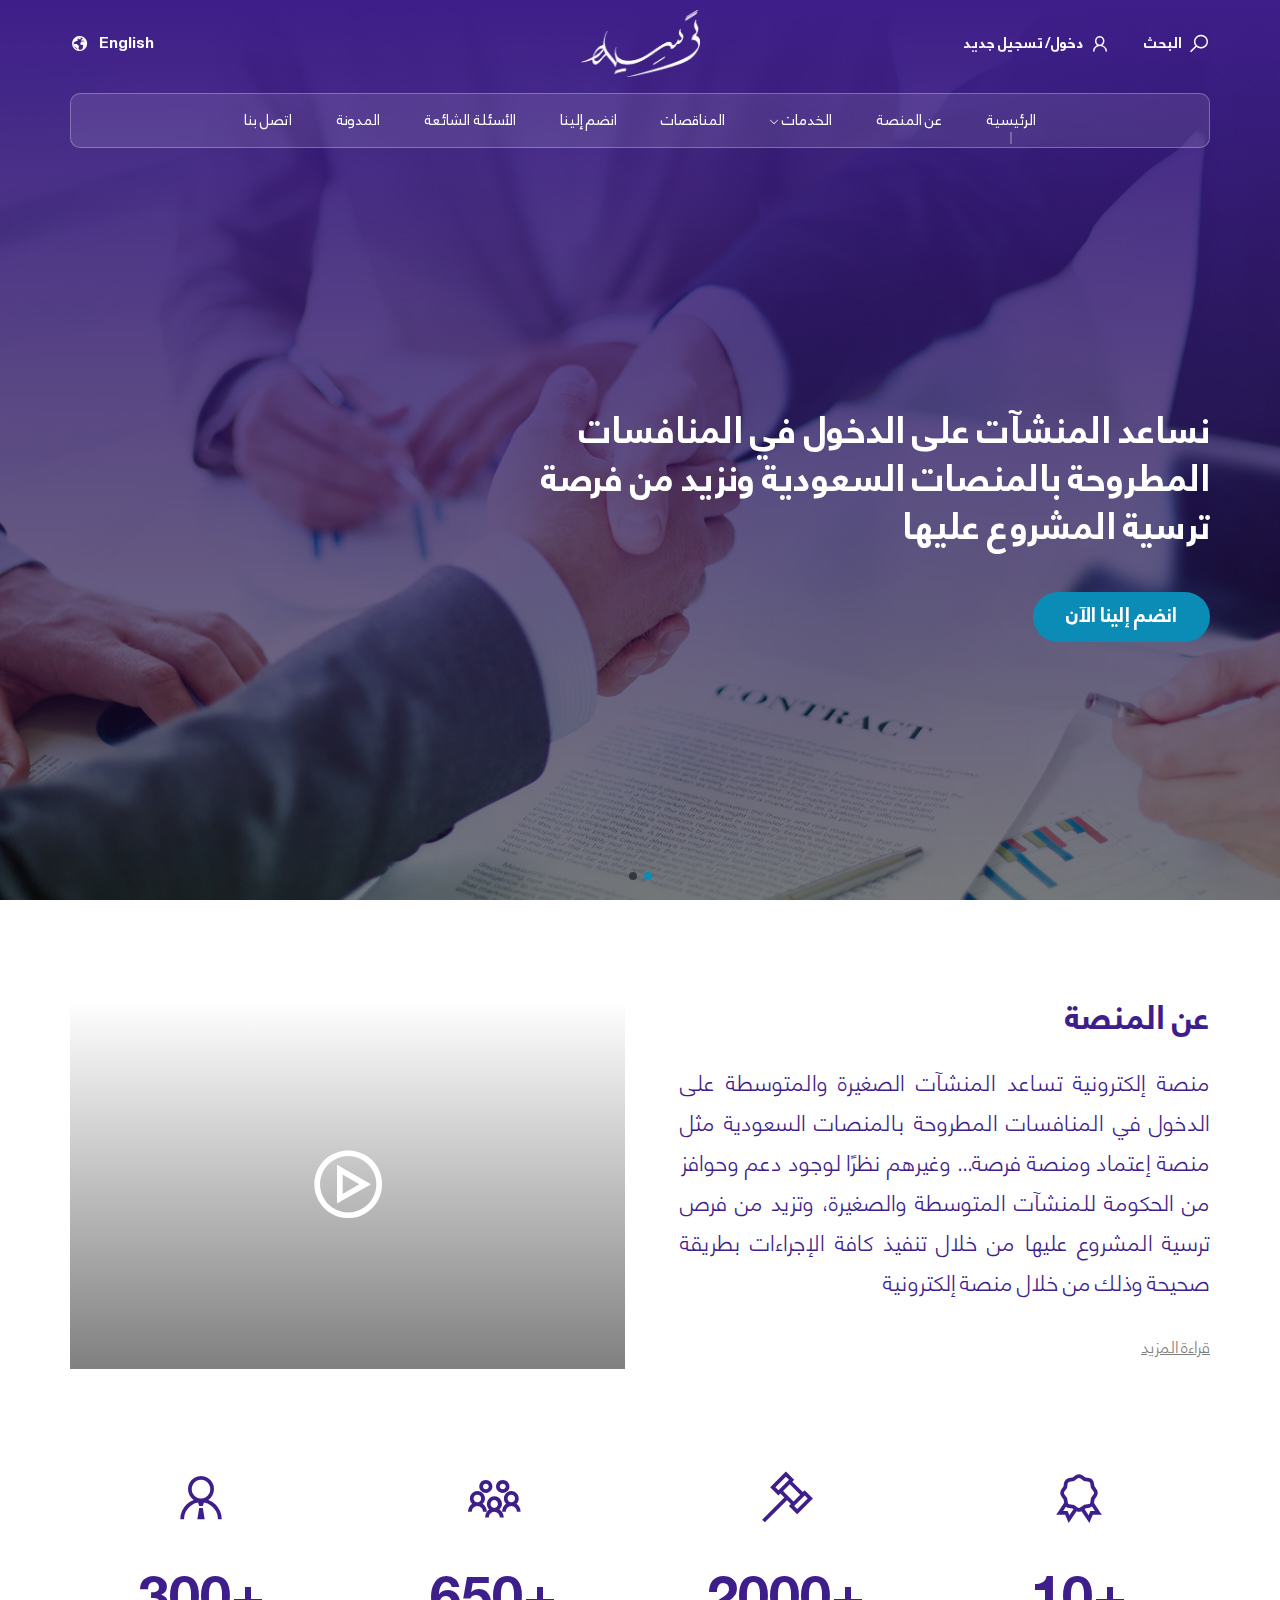
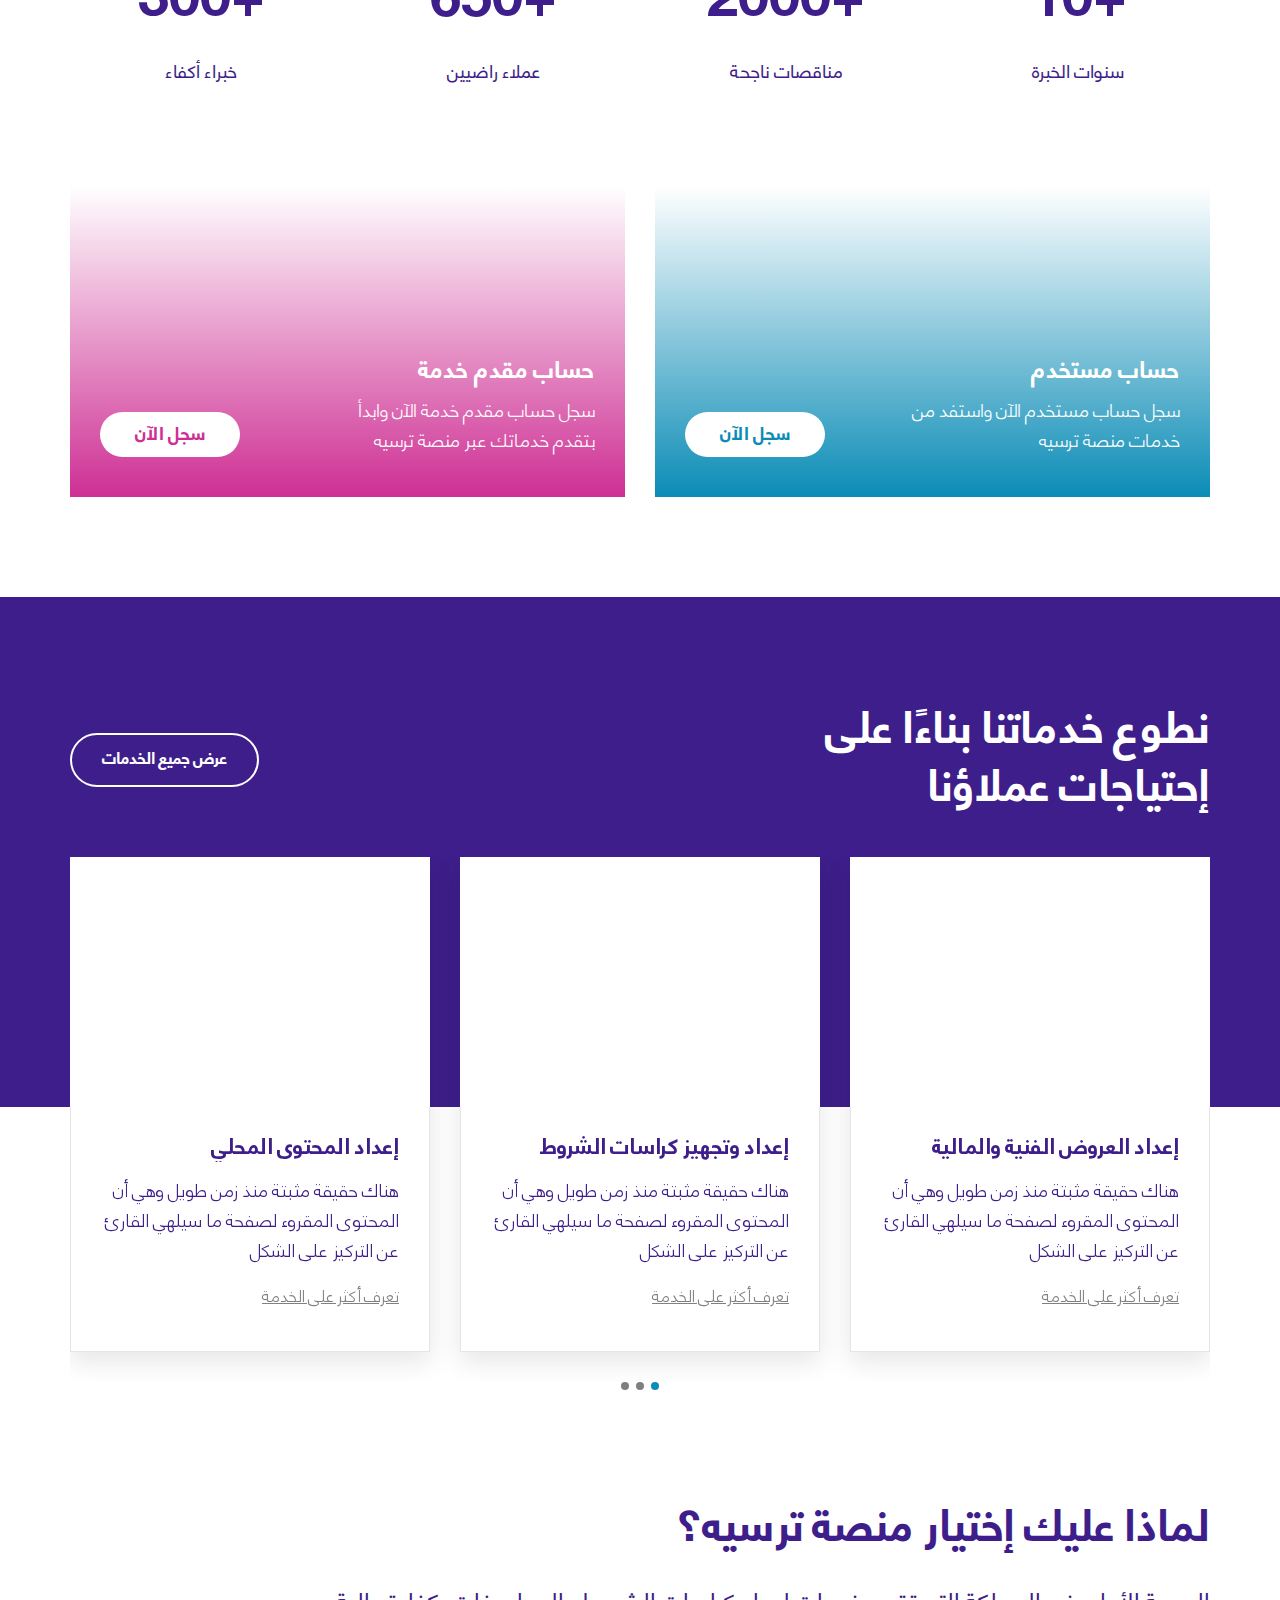
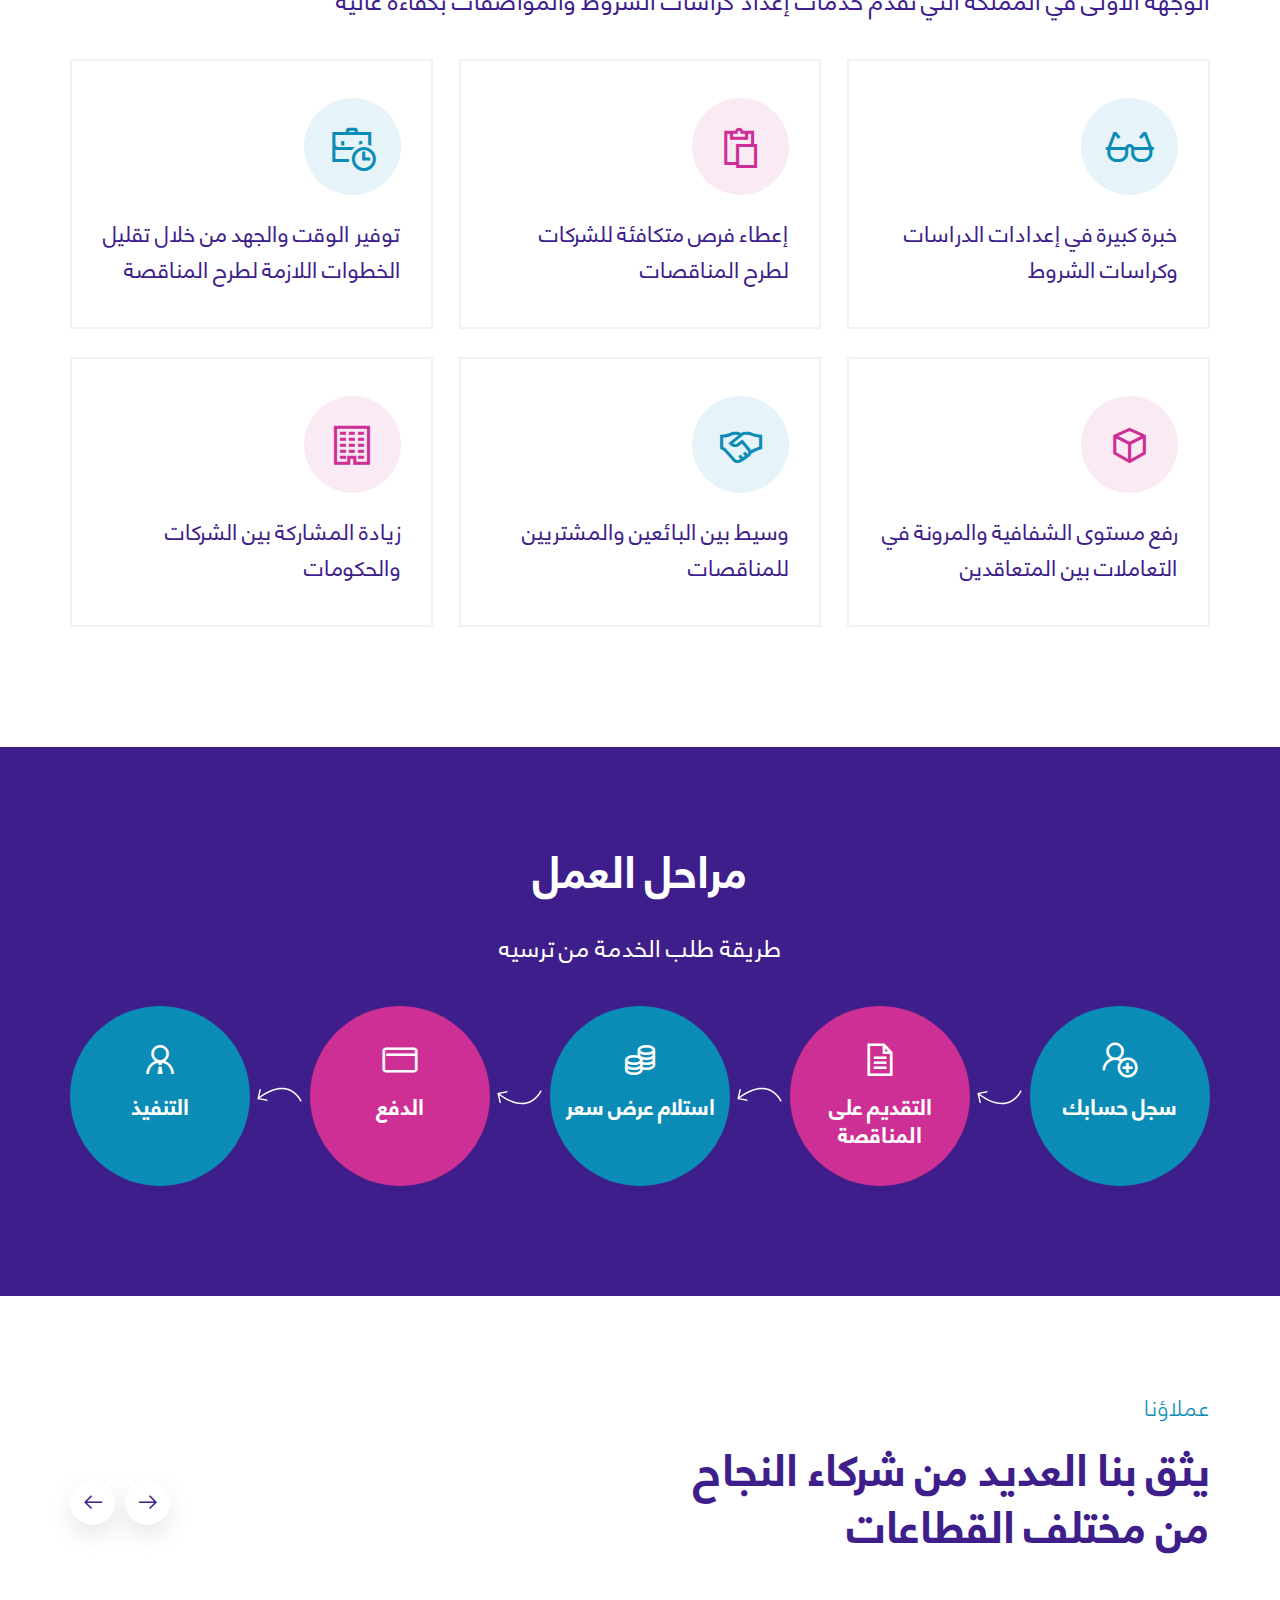
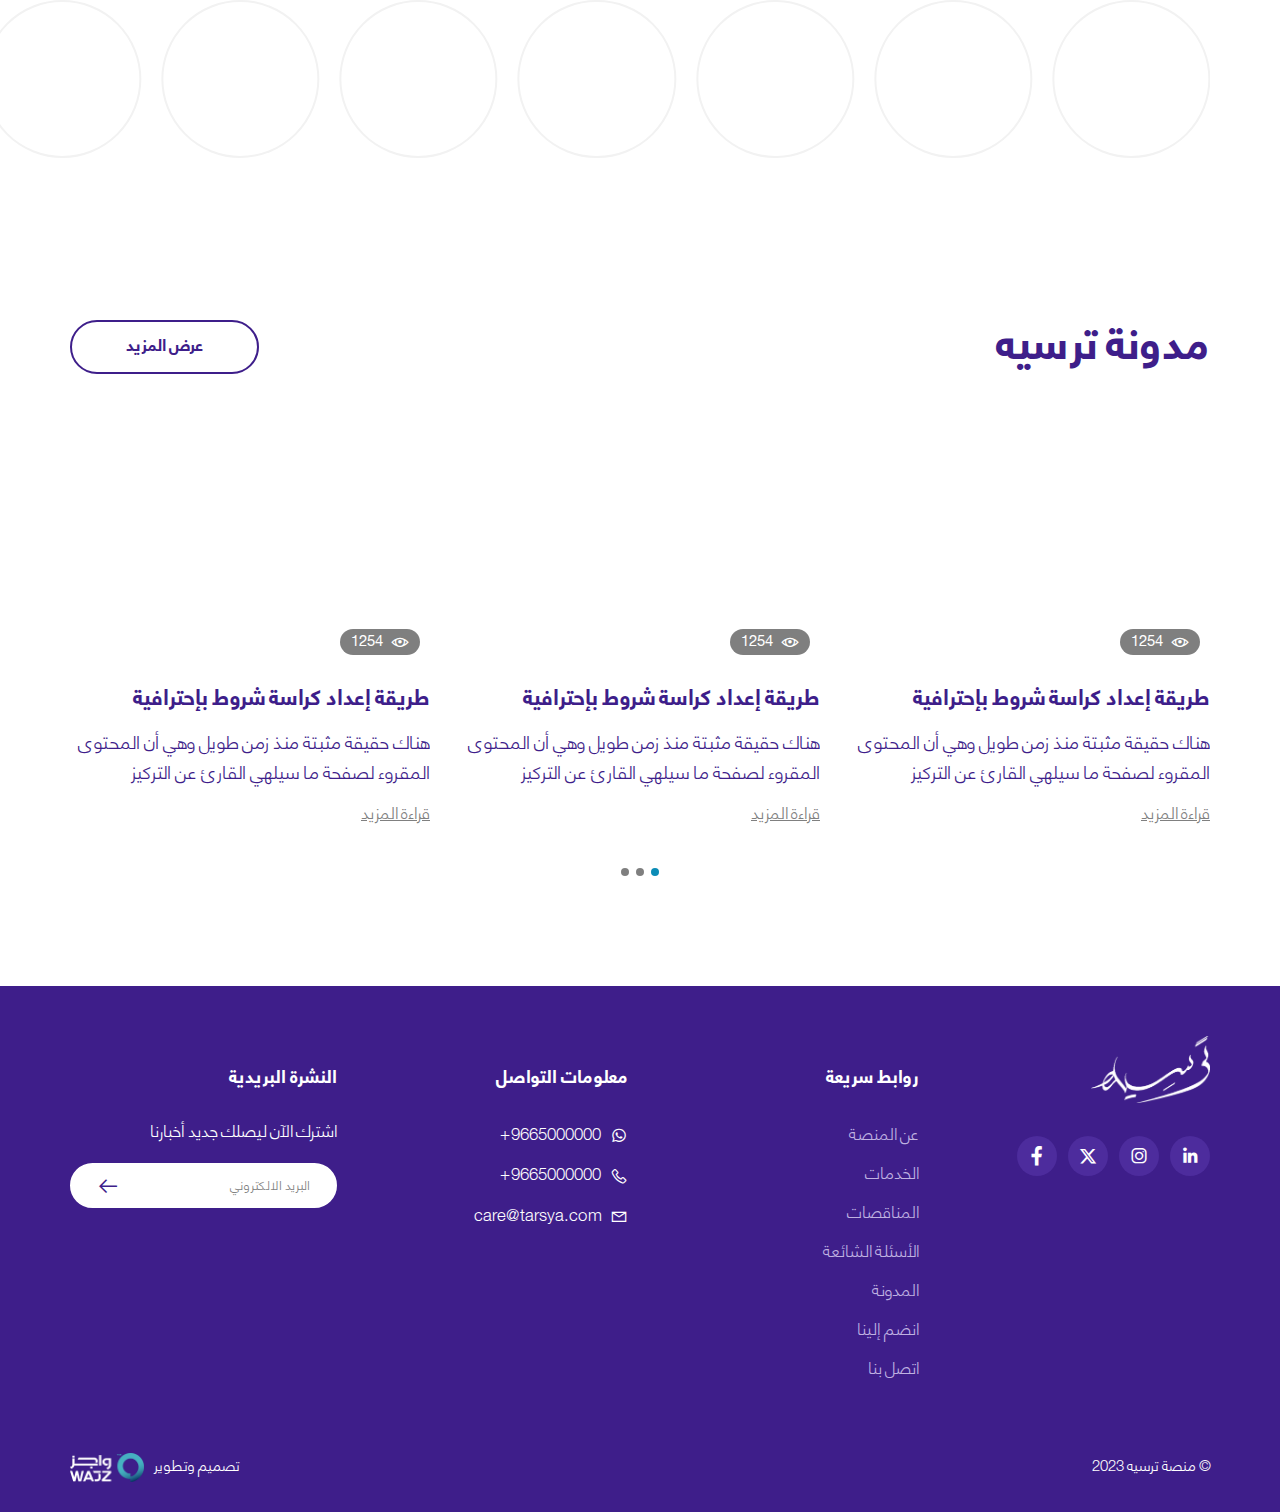
<file: index.html>
<!DOCTYPE html>
<html dir="rtl" lang="ar">
  <head>
    <meta charset="UTF-8" />
    <meta
      name="viewport"
      content="width=device-width, initial-scale=1, shrink-to-fit=no, user-scalable=no"
    />
    <title>Tarsya</title>
    <link rel="shortcut icon" type="img/png" href="images/favicon.png" />
    <!-- <link rel="stylesheet" href="css/bootstrap.min.css" /> -->
    <link rel="stylesheet" href="css/bootstrap.rtl.min.css" />
    <link rel="stylesheet" href="css/swiper-bundle.min.css" />
    <link rel="stylesheet" href="css/fancybox.css" />
    <link rel="stylesheet" href="css/fontawesome.min.css" />
    <link rel="stylesheet" href="css/lineawesome.css" />
    <link rel="stylesheet" href="css/sal.css" />
    <link rel="stylesheet" href="css/jqueryUi.css" />
    <link rel="stylesheet" href="css/main.css" />
  </head>

  <body>
    <!-- Start Header -->
    <header>
      <div class="container">
        <div class="header">
          <div class="header-tools">
            <a role="button" class="header-icon search-btn">
              <i class="las la-search"></i>
              <span class="text"> البحث </span>
            </a>
            <a href="login.html" class="header-icon user-btn">
              <i class="las la-user"></i>
              <span class="text"> دخول/ تسجيل جديد </span>
            </a>
          </div>
          <a href="index.html" class="logo">
            <img src="images/logo.png" class="img-fluid" />
          </a>
          <div class="lang-content">
            <a href="#!" class="lang">
              English
              <i class="las la-globe"></i>
            </a>
          </div>
          <div class="nav-btn">
            <div class="btn-bar menu"></div>
            <div class="btn-bar menu"></div>
            <div class="btn-bar menu"></div>
            <div class="btn-bar close"></div>
            <div class="btn-bar close"></div>
          </div>
        </div>
        <nav class="header-nav">
          <div class="background">
            <div class="portion"></div>
            <div class="portion"></div>
            <div class="portion"></div>
          </div>
          <ul class="nav-list">
            <li class="nav-item">
              <a href="index.html" class="nav-link active"> الرئيسية </a>
            </li>
            <li class="nav-item">
              <a href="about.html" class="nav-link"> عن المنصة </a>
            </li>
            <li class="nav-item has-children">
              <a href="services.html" class="nav-link">
                الخدمات
                <i class="las la-angle-down"></i>
              </a>
              <div class="sub-menu">
                <div class="submenu-head">
                  <h4 class="submenu-title">الخدمات</h4>
                  <h6 class="submenu-subtitle">
                    نطوع خدماتنا بناءًا على إحتياجات عملاؤنا
                  </h6>
                </div>
                <ul class="submenu-list">
                  <li class="submenu-item">
                    <a href="serviceDetails.html" class="submenu-link">
                      إعداد العروض الفنية والمالية
                    </a>
                  </li>
                  <li class="submenu-item">
                    <a href="serviceDetails.html" class="submenu-link">
                      إعداد وتجهيز كراسات الشروط
                    </a>
                  </li>
                  <li class="submenu-item">
                    <a href="serviceDetails.html" class="submenu-link">
                      إعداد المحتوى المحلي
                    </a>
                  </li>
                  <li class="submenu-item">
                    <a href="serviceDetails.html" class="submenu-link">
                      تأهيل وتسجيل الشركات
                    </a>
                  </li>
                  <li class="submenu-item">
                    <a href="serviceDetails.html" class="submenu-link">
                      تحليل العروض
                    </a>
                  </li>
                  <li class="submenu-item">
                    <a href="serviceDetails.html" class="submenu-link">
                      طرح المناقصات في التطبيق
                    </a>
                  </li>
                  <li class="submenu-item">
                    <a href="serviceDetails.html" class="submenu-link">
                      التدريب على إعداد العروض
                    </a>
                  </li>
                  <li class="submenu-item">
                    <a href="serviceDetails.html" class="submenu-link">
                      عمل إجراءات تقديم العروض
                    </a>
                  </li>
                  <li class="submenu-item">
                    <a href="serviceDetails.html" class="submenu-link">
                      التدريب على إعداد كراسات الشروط
                    </a>
                  </li>
                </ul>
              </div>
            </li>
            <li class="nav-item">
              <a href="tenders.html" class="nav-link"> المناقصات </a>
            </li>
            <li class="nav-item">
              <a href="join.html" class="nav-link"> انضم إلينا </a>
            </li>
            <li class="nav-item">
              <a href="faq.html" class="nav-link"> الأسئلة الشائعة </a>
            </li>
            <li class="nav-item">
              <a href="blog.html" class="nav-link"> المدونة </a>
            </li>
            <li class="nav-item">
              <a href="contact.html" class="nav-link"> اتصل بنا </a>
            </li>
            <li class="nav-item mobile-item">
              <a href="#!" class="lang">
                English
                <i class="las la-globe"></i>
              </a>
            </li>
          </ul>
        </nav>
      </div>
    </header>
    <section class="search-modal">
      <div class="search-content">
        <div class="close-search">
          <i class="las la-times"></i>
        </div>
        <div class="search-form">
          <input type="text" class="search-input" placeholder="البحث" />
          <button class="search-btn">
            <i class="las la-search"></i>
          </button>
        </div>
      </div>
    </section>
    <!-- End Header -->

    <!-- Start Hero -->
    <main class="hero-section">
      <div class="main-slider">
        <div class="swiper">
          <div class="swiper-wrapper">
            <div class="swiper-slide">
              <div class="main-slide">
                <div class="slide-img loading-img lazy-img-parent">
                  <img
                    data-src="images/hero/1.jpg"
                    class="img-fluid lazy-img"
                  />
                </div>
                <div class="main-text">
                  <div class="container">
                    <div class="text-content">
                      <h2 class="slide-title">
                        نساعد المنشآت على الدخول في المنافسات المطروحة بالمنصات
                        السعودية ونزيد من فرصة ترسية المشروع عليها
                      </h2>
                      <a href="join.html" class="slide-btn">
                        انضم إلينا الآن
                      </a>
                    </div>
                  </div>
                </div>
              </div>
            </div>
            <div class="swiper-slide">
              <div class="main-slide">
                <div class="slide-img loading-img lazy-img-parent">
                  <img
                    data-src="images/hero/2.jpg"
                    class="img-fluid lazy-img"
                  />
                </div>
                <div class="main-text">
                  <div class="container">
                    <div class="text-content">
                      <h2 class="slide-title">
                        نساعد المنشآت على الدخول في المنافسات المطروحة بالمنصات
                        السعودية ونزيد من فرصة ترسية المشروع عليها
                      </h2>
                      <a href="join.html" class="slide-btn">
                        انضم إلينا الآن
                      </a>
                    </div>
                  </div>
                </div>
              </div>
            </div>
          </div>
        </div>
        <div class="swiper-btn-prev swiper-btn">
          <i class="las la-arrow-right"></i>
        </div>
        <div class="swiper-pagination"></div>
        <div class="swiper-btn-next swiper-btn">
          <i class="las la-arrow-left"></i>
        </div>
      </div>
    </main>
    <!-- End Hero -->

    <!-- Start About -->
    <section class="about-section">
      <div class="container">
        <div class="about-content">
          <h2 class="about-title mobile-title">عن المنصة</h2>
          <div class="about-text">
            <h2 class="about-title">عن المنصة</h2>
            <p class="about-summary">
              منصة إلكترونية تساعد المنشآت الصغيرة والمتوسطة على الدخول في
              المنافسات المطروحة بالمنصات السعودية مثل منصة إعتماد ومنصة فرصة...
              وغيرهم نظرًا لوجود دعم وحوافز من الحكومة للمنشآت المتوسطة
              والصغيرة، وتزيد من فرص ترسية المشروع عليها من خلال تنفيذ كافة
              الإجراءات بطريقة صحيحة وذلك من خلال منصة إلكترونية
            </p>
            <a href="about.html" class="about-more"> قراءة المزيد </a>
          </div>
          <div class="about-img">
            <a
              data-fancybox="video"
              href="https://www.youtube.com/watch?v=Rbq7OQo4ZzA"
              class="video-img loading-img lazy-img-parent"
            >
              <img data-src="images/about/1.jpg" class="img-fluid lazy-img" />
            </a>
          </div>
        </div>
      </div>
    </section>
    <!-- End About -->

    <!-- Start Statistics -->
    <section class="statistics-section">
      <div class="container">
        <div class="statistics-content">
          <div class="statistic-item">
            <div class="statistic-icon">
              <i class="las la-award"></i>
            </div>
            <h3 class="statistic-value"><span>10</span>+</h3>
            <span class="statistic-title">سنوات الخبرة</span>
          </div>
          <div class="statistic-item">
            <div class="statistic-icon">
              <i class="las la-gavel"></i>
            </div>
            <h3 class="statistic-value"><span>2000</span>+</h3>
            <span class="statistic-title">مناقصات ناجحة</span>
          </div>
          <div class="statistic-item">
            <div class="statistic-icon">
              <i class="las la-users"></i>
            </div>
            <h3 class="statistic-value"><span>650</span>+</h3>
            <span class="statistic-title">عملاء راضيين</span>
          </div>
          <div class="statistic-item">
            <div class="statistic-icon">
              <i class="las la-user-tie"></i>
            </div>
            <h3 class="statistic-value"><span>300</span>+</h3>
            <span class="statistic-title">خبراء أكفاء</span>
          </div>
        </div>
      </div>
    </section>
    <!-- End Statistics -->

    <!-- Start Banners -->
    <section class="banners-section">
      <div class="container">
        <div class="banners-content">
          <div class="banner-item">
            <a href="register.html" class="banner-link">
              <div class="banner-img loading-img lazy-img-parent">
                <img
                  data-src="images/banner/1.jpg"
                  class="img-fluid lazy-img"
                />
              </div>
              <div class="banner-content">
                <div class="banner-text">
                  <h4 class="banner-title">حساب مستخدم</h4>
                  <p class="banner-description">
                    سجل حساب مستخدم الآن واستفد من خدمات منصة ترسيه
                  </p>
                </div>
                <span class="banner-btn"> سجل الآن </span>
              </div>
            </a>
          </div>
          <div class="banner-item">
            <a href="register.html" class="banner-link">
              <div class="banner-img loading-img lazy-img-parent">
                <img
                  data-src="images/banner/2.jpg"
                  class="img-fluid lazy-img"
                />
              </div>
              <div class="banner-content">
                <div class="banner-text">
                  <h4 class="banner-title">حساب مقدم خدمة</h4>
                  <p class="banner-description">
                    سجل حساب مقدم خدمة الآن وابدأ بتقدم خدماتك عبر منصة ترسيه
                  </p>
                </div>
                <span class="banner-btn"> سجل الآن </span>
              </div>
            </a>
          </div>
        </div>
      </div>
    </section>
    <!-- Start Banners -->

    <!-- Start Services -->
    <section class="services-section">
      <div class="container">
        <div class="services-content">
          <div class="section-head">
            <div class="section-titles">
              <h2 class="section-title">
                نطوع خدماتنا بناءًا على إحتياجات عملاؤنا
              </h2>
            </div>
            <a href="services.html" class="section-link"> عرض جميع الخدمات </a>
          </div>
          <div class="services-slider custom-slider">
            <div class="swiper">
              <div class="swiper-wrapper">
                <div class="swiper-slide">
                  <div class="service-item">
                    <a
                      href="serviceDetails.html"
                      class="service-img loading-img lazy-img-parent"
                    >
                      <img
                        data-src="images/services/1.jpg"
                        class="img-fluid lazy-img"
                      />
                    </a>
                    <div class="service-text">
                      <h3 class="service-name">
                        <a href="serviceDetails.html">
                          إعداد العروض الفنية والمالية
                        </a>
                      </h3>
                      <p class="service-summary">
                        هناك حقيقة مثبتة منذ زمن طويل وهي أن المحتوى المقروء
                        لصفحة ما سيلهي القارئ عن التركيز على الشكل
                      </p>
                      <a href="serviceDetails.html" class="service-link">
                        تعرف أكثر على الخدمة
                      </a>
                    </div>
                  </div>
                </div>
                <div class="swiper-slide">
                  <div class="service-item">
                    <a
                      href="serviceDetails.html"
                      class="service-img loading-img lazy-img-parent"
                    >
                      <img
                        data-src="images/services/2.jpg"
                        class="img-fluid lazy-img"
                      />
                    </a>
                    <div class="service-text">
                      <h3 class="service-name">
                        <a href="serviceDetails.html"> إعداد وتجهيز كراسات الشروط </a>
                      </h3>
                      <p class="service-summary">
                        هناك حقيقة مثبتة منذ زمن طويل وهي أن المحتوى المقروء
                        لصفحة ما سيلهي القارئ عن التركيز على الشكل
                      </p>
                      <a href="serviceDetails.html" class="service-link">
                        تعرف أكثر على الخدمة
                      </a>
                    </div>
                  </div>
                </div>
                <div class="swiper-slide">
                  <div class="service-item">
                    <a
                      href="serviceDetails.html"
                      class="service-img loading-img lazy-img-parent"
                    >
                      <img
                        data-src="images/services/3.jpg"
                        class="img-fluid lazy-img"
                      />
                    </a>
                    <div class="service-text">
                      <h3 class="service-name">
                        <a href="serviceDetails.html"> إعداد المحتوى المحلي </a>
                      </h3>
                      <p class="service-summary">
                        هناك حقيقة مثبتة منذ زمن طويل وهي أن المحتوى المقروء
                        لصفحة ما سيلهي القارئ عن التركيز على الشكل
                      </p>
                      <a href="serviceDetails.html" class="service-link">
                        تعرف أكثر على الخدمة
                      </a>
                    </div>
                  </div>
                </div>
              </div>
            </div>
            <div class="swiper-pagination"></div>
          </div>
          <a href="services.html" class="section-link mobile-link">
            عرض جميع الخدمات
          </a>
        </div>
      </div>
    </section>
    <!-- End Services -->

    <!-- Start features -->
    <section class="features-section">
      <div class="container">
        <div class="section-head">
          <div class="section-titles">
            <h2 class="section-title">لماذا عليك إختيار منصة ترسيه؟</h2>
            <h4 class="section-hint">
              الوجهة الأولى في المملكة التي تقدم خدمات إعداد كراسات الشروط
              والمواصفات بكفاءة عالية
            </h4>
          </div>
        </div>
        <div class="features-content">
          <div class="feature-item">
            <div class="feature-icon">
              <i class="las la-glasses"></i>
            </div>
            <p class="feature-text">
              خبرة كبيرة في إعدادات الدراسات وكراسات الشروط
            </p>
          </div>
          <div class="feature-item">
            <div class="feature-icon">
              <i class="las la-clipboard"></i>
            </div>
            <p class="feature-text">إعطاء فرص متكافئة للشركات لطرح المناقصات</p>
          </div>
          <div class="feature-item">
            <div class="feature-icon">
              <i class="las la-business-time"></i>
            </div>
            <p class="feature-text">
              توفير الوقت والجهد من خلال تقليل الخطوات اللازمة لطرح المناقصة
            </p>
          </div>
          <div class="feature-item">
            <div class="feature-icon">
              <i class="las la-cube"></i>
            </div>
            <p class="feature-text">
              رفع مستوى الشفافية والمرونة في التعاملات بين المتعاقدين
            </p>
          </div>
          <div class="feature-item">
            <div class="feature-icon">
              <i class="las la-handshake"></i>
            </div>
            <p class="feature-text">وسيط بين البائعين والمشتريين للمناقصات</p>
          </div>
          <div class="feature-item">
            <div class="feature-icon">
              <i class="las la-building"></i>
            </div>
            <p class="feature-text">زيادة المشاركة بين الشركات والحكومات</p>
          </div>
        </div>
      </div>
    </section>
    <!-- End features -->

    <!-- Start Stages -->
    <section class="stages-section">
      <div class="stages-bg loading-img lazy-img-parent">
        <img data-src="images/process-bg.jpg" class="img-fluid lazy-img" />
      </div>
      <div class="container">
        <div class="stages-content">
          <div class="section-head">
            <div class="section-titles">
              <h2 class="section-title">مراحل العمل</h2>
              <h4 class="section-hint">طريقة طلب الخدمة من ترسيه</h4>
            </div>
          </div>
          <div class="stages-list">
            <div class="stage-item">
              <i class="las la-user-plus"></i>
              <h4 class="stage-title">سجل حسابك</h4>
            </div>
            <div class="stage-item">
              <i class="las la-file-alt"></i>
              <h4 class="stage-title">التقديم على المناقصة</h4>
            </div>
            <div class="stage-item">
              <i class="las la-coins"></i>
              <h4 class="stage-title">استلام عرض سعر</h4>
            </div>
            <div class="stage-item">
              <i class="las la-credit-card"></i>
              <h4 class="stage-title">الدفع</h4>
            </div>
            <div class="stage-item">
              <i class="las la-user-tie"></i>
              <h4 class="stage-title">التنفيذ</h4>
            </div>
          </div>
        </div>
      </div>
    </section>
    <!-- End Stages -->

    <!-- Start Clients -->
    <section class="clients-section">
      <div class="container">
        <div class="clients-content">
          <h5 class="clients-title">عملاؤنا</h5>
          <div class="section-head">
            <div class="section-titles">
              <h2 class="section-title">
                يثق بنا العديد من شركاء النجاح من مختلف القطاعات
              </h2>
            </div>
            <div class="section-tools">
              <div class="swiper-btn-prev relative-swiper-btn">
                <i class="las la-arrow-right"></i>
              </div>
              <div class="swiper-btn-next relative-swiper-btn">
                <i class="las la-arrow-left"></i>
              </div>
            </div>
          </div>
          <div class="clients-slider custom-slider">
            <div class="swiper">
              <div class="swiper-wrapper">
                <div class="swiper-slide">
                  <div class="client-item">
                    <div class="client-img loading-img lazy-img-parent">
                      <img
                        data-src="images/clients/1.png"
                        class="img-fluid lazy-img"
                      />
                    </div>
                  </div>
                </div>
                <div class="swiper-slide">
                  <div class="client-item">
                    <div class="client-img loading-img lazy-img-parent">
                      <img
                        data-src="images/clients/2.png"
                        class="img-fluid lazy-img"
                      />
                    </div>
                  </div>
                </div>
                <div class="swiper-slide">
                  <div class="client-item">
                    <div class="client-img loading-img lazy-img-parent">
                      <img
                        data-src="images/clients/3.png"
                        class="img-fluid lazy-img"
                      />
                    </div>
                  </div>
                </div>
                <div class="swiper-slide">
                  <div class="client-item">
                    <div class="client-img loading-img lazy-img-parent">
                      <img
                        data-src="images/clients/4.png"
                        class="img-fluid lazy-img"
                      />
                    </div>
                  </div>
                </div>
                <div class="swiper-slide">
                  <div class="client-item">
                    <div class="client-img loading-img lazy-img-parent">
                      <img
                        data-src="images/clients/5.png"
                        class="img-fluid lazy-img"
                      />
                    </div>
                  </div>
                </div>
                <div class="swiper-slide">
                  <div class="client-item">
                    <div class="client-img loading-img lazy-img-parent">
                      <img
                        data-src="images/clients/6.png"
                        class="img-fluid lazy-img"
                      />
                    </div>
                  </div>
                </div>
                <div class="swiper-slide">
                  <div class="client-item">
                    <div class="client-img loading-img lazy-img-parent">
                      <img
                        data-src="images/clients/7.png"
                        class="img-fluid lazy-img"
                      />
                    </div>
                  </div>
                </div>
              </div>
            </div>
            <div class="section-tools mobile-tools">
              <div class="swiper-btn-prev relative-swiper-btn">
                <i class="las la-arrow-right"></i>
              </div>
              <div class="swiper-btn-next relative-swiper-btn">
                <i class="las la-arrow-left"></i>
              </div>
            </div>
          </div>
        </div>
      </div>
    </section>
    <!-- End Clients -->

    <!-- Start Blog -->
    <section class="blog-section">
      <div class="container">
        <div class="blog-content">
          <div class="section-head">
            <div class="section-titles">
              <h2 class="section-title">مدونة ترسيه</h2>
            </div>
            <a href="blog.html" class="section-link"> عرض المزيد </a>
          </div>
          <div class="blog-slider custom-slider">
            <div class="swiper">
              <div class="swiper-wrapper">
                <div class="swiper-slide">
                  <div class="post-item">
                    <a
                      href="blogPost.html"
                      class="post-img loading-img lazy-img-parent"
                    >
                      <img
                        data-src="images/blog/1.jpg"
                        class="img-fluid lazy-img"
                      />
                    </a>
                    <div class="post-text">
                      <h3 class="post-name">
                        <a href="blogPost.html">
                          طريقة إعداد كراسة شروط بإحترافية
                        </a>
                      </h3>
                      <p class="post-summary">
                        هناك حقيقة مثبتة منذ زمن طويل وهي أن المحتوى المقروء
                        لصفحة ما سيلهي القارئ عن التركيز
                      </p>
                      <a href="blogPost.html" class="post-link"> قراءة المزيد </a>
                      <span class="post-views">
                        <i class="las la-eye"></i>
                        1254
                      </span>
                    </div>
                  </div>
                </div>
                <div class="swiper-slide">
                  <div class="post-item">
                    <a
                      href="blogPost.html"
                      class="post-img loading-img lazy-img-parent"
                    >
                      <img
                        data-src="images/blog/2.jpg"
                        class="img-fluid lazy-img"
                      />
                    </a>
                    <div class="post-text">
                      <h3 class="post-name">
                        <a href="blogPost.html">
                          طريقة إعداد كراسة شروط بإحترافية
                        </a>
                      </h3>
                      <p class="post-summary">
                        هناك حقيقة مثبتة منذ زمن طويل وهي أن المحتوى المقروء
                        لصفحة ما سيلهي القارئ عن التركيز
                      </p>
                      <a href="blogPost.html" class="post-link"> قراءة المزيد </a>
                      <span class="post-views">
                        <i class="las la-eye"></i>
                        1254
                      </span>
                    </div>
                  </div>
                </div>
                <div class="swiper-slide">
                  <div class="post-item">
                    <a
                      href="blogPost.html"
                      class="post-img loading-img lazy-img-parent"
                    >
                      <img
                        data-src="images/blog/3.jpg"
                        class="img-fluid lazy-img"
                      />
                    </a>
                    <div class="post-text">
                      <h3 class="post-name">
                        <a href="blogPost.html">
                          طريقة إعداد كراسة شروط بإحترافية
                        </a>
                      </h3>
                      <p class="post-summary">
                        هناك حقيقة مثبتة منذ زمن طويل وهي أن المحتوى المقروء
                        لصفحة ما سيلهي القارئ عن التركيز
                      </p>
                      <a href="blogPost.html" class="post-link"> قراءة المزيد </a>
                      <span class="post-views">
                        <i class="las la-eye"></i>
                        1254
                      </span>
                    </div>
                  </div>
                </div>
              </div>
            </div>
            <div class="swiper-pagination"></div>
          </div>
          <a href="blog.html" class="section-link mobile-link"> عرض المزيد </a>
        </div>
      </div>
    </section>
    <!-- End Blog -->

    <!-- Start Footer -->
    <footer>
      <div class="container">
        <div class="footer">
          <div class="row">
            <div class="col-lg-3 col-12">
              <div class="footer-info">
                <div class="footer-logo">
                  <img src="images/logo.png" class="img-fluid" />
                </div>
                <div class="socials">
                  <a href="#!" target="_blank" class="social">
                    <i class="lab la-linkedin"></i>
                  </a>
                  <a href="#!" target="_blank" class="social">
                    <i class="lab la-instagram"></i>
                  </a>
                  <a href="#!" target="_blank" class="social">
                    <i class="fa-brands fa-twitter"></i>
                  </a>
                  <a href="#!" target="_blank" class="social">
                    <i class="lab la-facebook"></i>
                  </a>
                </div>
              </div>
            </div>
            <div class="col-lg-3 col-md-6">
              <div class="footer-nav">
                <h4 class="footer-title">روابط سريعة</h4>
                <ul class="footer-list">
                  <li class="footer-item">
                    <a href="about.html" class="footer-link">عن المنصة</a>
                  </li>
                  <li class="footer-item">
                    <a href="services.html" class="footer-link">الخدمات</a>
                  </li>
                  <li class="footer-item">
                    <a href="tenders.html" class="footer-link">المناقصات</a>
                  </li>
                  <li class="footer-item">
                    <a href="faq.html" class="footer-link">الأسئلة الشائعة</a>
                  </li>
                  <li class="footer-item">
                    <a href="blog.html" class="footer-link">المدونة</a>
                  </li>
                  <li class="footer-item">
                    <a href="jon.html" class="footer-link">انضم إلينا</a>
                  </li>
                  <li class="footer-item">
                    <a href="contact.html" class="footer-link">اتصل بنا</a>
                  </li>
                </ul>
              </div>
            </div>
            <div class="col-lg-3 col-md-6">
              <div class="footer-contacts">
                <h4 class="footer-title">معلومات التواصل</h4>
                <ul class="contacts-list">
                  <li class="contact-item">
                    <a
                      href="https://wa.me/+9665000000"
                      target="_blank"
                      class="contact-link"
                    >
                      <i class="lab la-whatsapp"></i>
                      <span>+9665000000</span>
                    </a>
                  </li>
                  <li class="contact-item">
                    <a href="tel:+9665000000" class="contact-link">
                      <i class="las la-phone"></i>
                      <span>+9665000000</span>
                    </a>
                  </li>
                  <li class="contact-item">
                    <a href="mailto:care@tarsya.com" class="contact-link">
                      <i class="las la-envelope"></i>
                      <span>care@tarsya.com</span>
                    </a>
                  </li>
                </ul>
              </div>
            </div>
            <div class="col-lg-3 col-12">
              <div class="footer-newsletter">
                <h4 class="footer-title">النشرة البريدية</h4>
                <h5 class="newsletter-title">اشترك الآن ليصلك جديد أخبارنا</h5>
                <div class="newsletter-form">
                  <form>
                    <input
                      type="email"
                      placeholder="البريد الالكتروني"
                      class="newsletter-input"
                    />
                    <button type="submit" class="newsletter-btn">
                      <i class="las la-arrow-left"></i>
                    </button>
                  </form>
                </div>
              </div>
            </div>
          </div>
        </div>
        <div class="last-footer">
          <p class="copyrights">© منصة ترسيه 2023</p>
          <p class="copyrights">
            تصميم وتطوير
            <a href="https://wajz.sa/" target="_blank">
              <img src="images/wajz.png" alt="wajz" />
            </a>
          </p>
        </div>
      </div>
    </footer>
    <div class="arrow-top">
      <i class="las la-arrow-up"></i>
    </div>
    <!-- End Footer -->
    <script src="js/jquery.min.js"></script>
    <script src="js/popper.min.js"></script>
    <script src="js/bootstrap.min.js"></script>
    <script src="js/swiper-bundle.min.js"></script>
    <script src="js/fancybox.umd.js"></script>
    <script src="js/lazyload.js"></script>
    <script src="js/sal.js"></script>
    <script src="js/jqueryUi.js"></script>
    <script src="js/main.js"></script>
  </body>
</html>
</file>
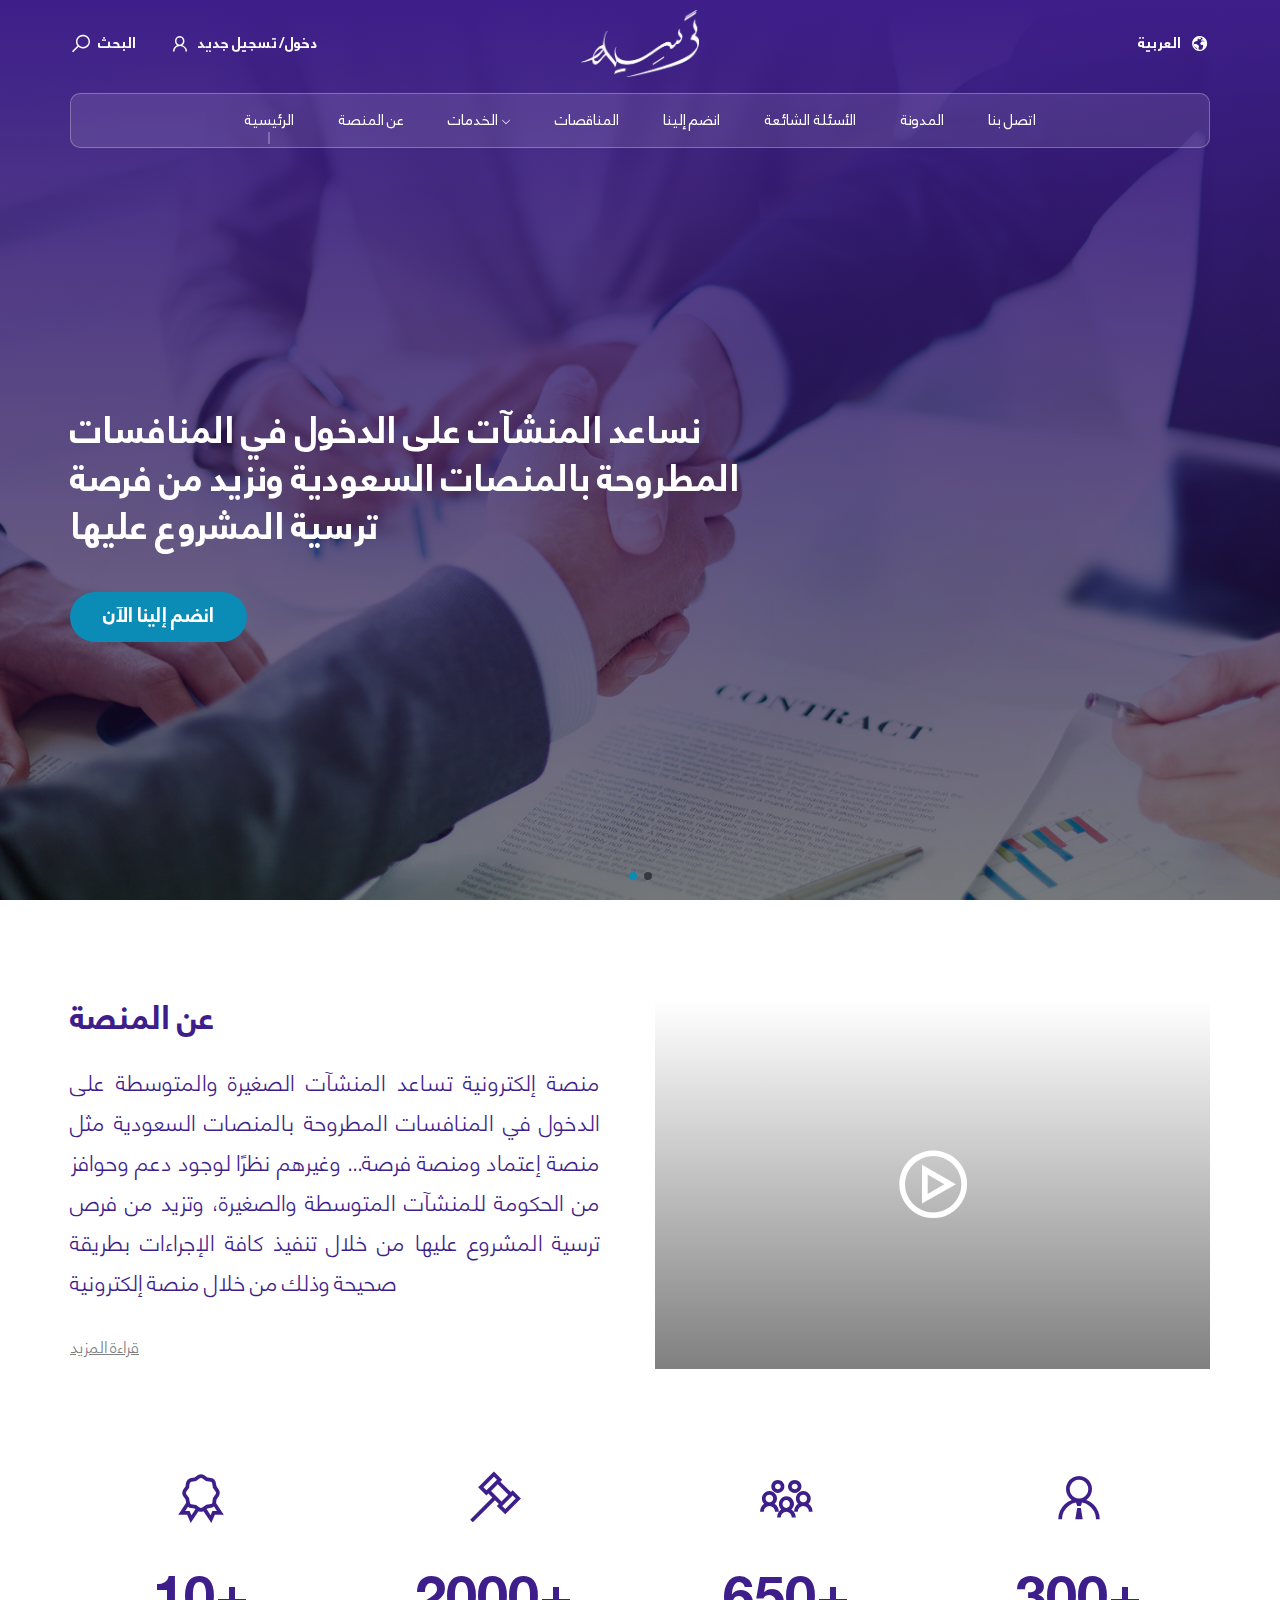
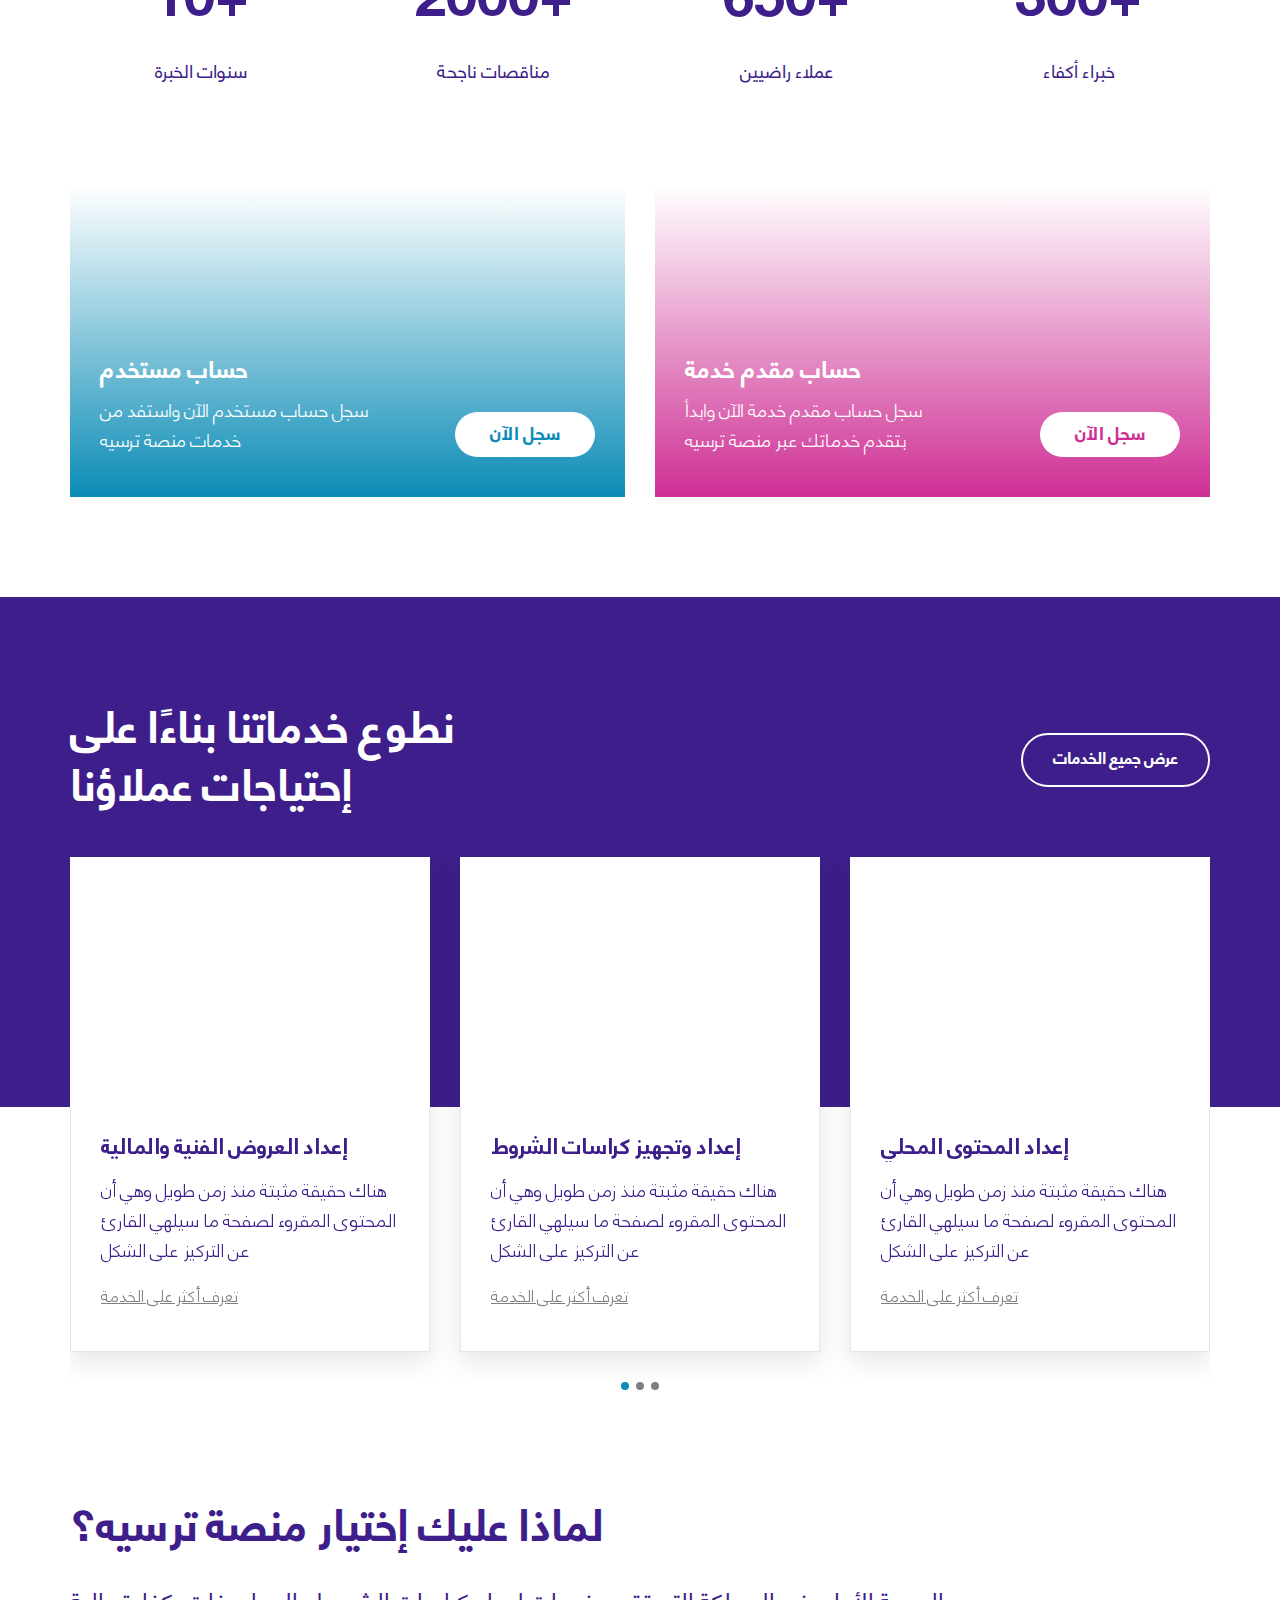
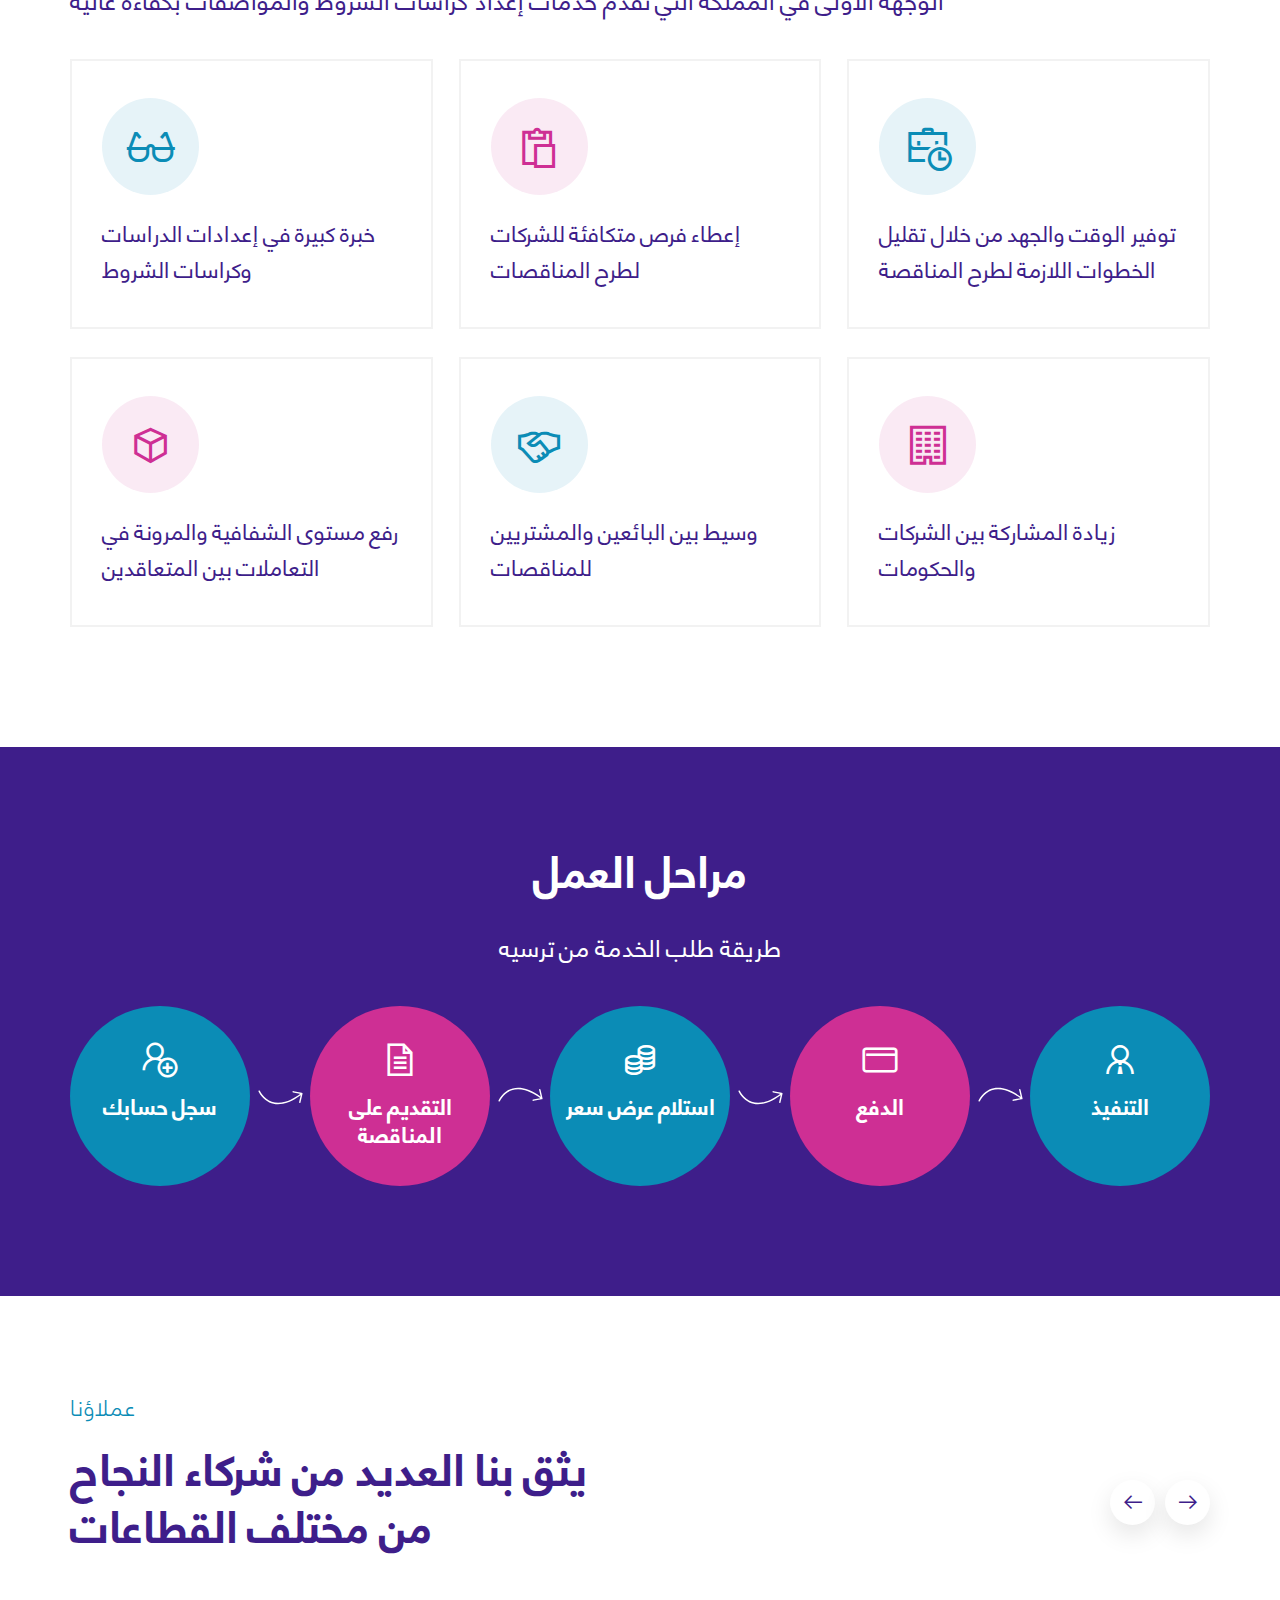
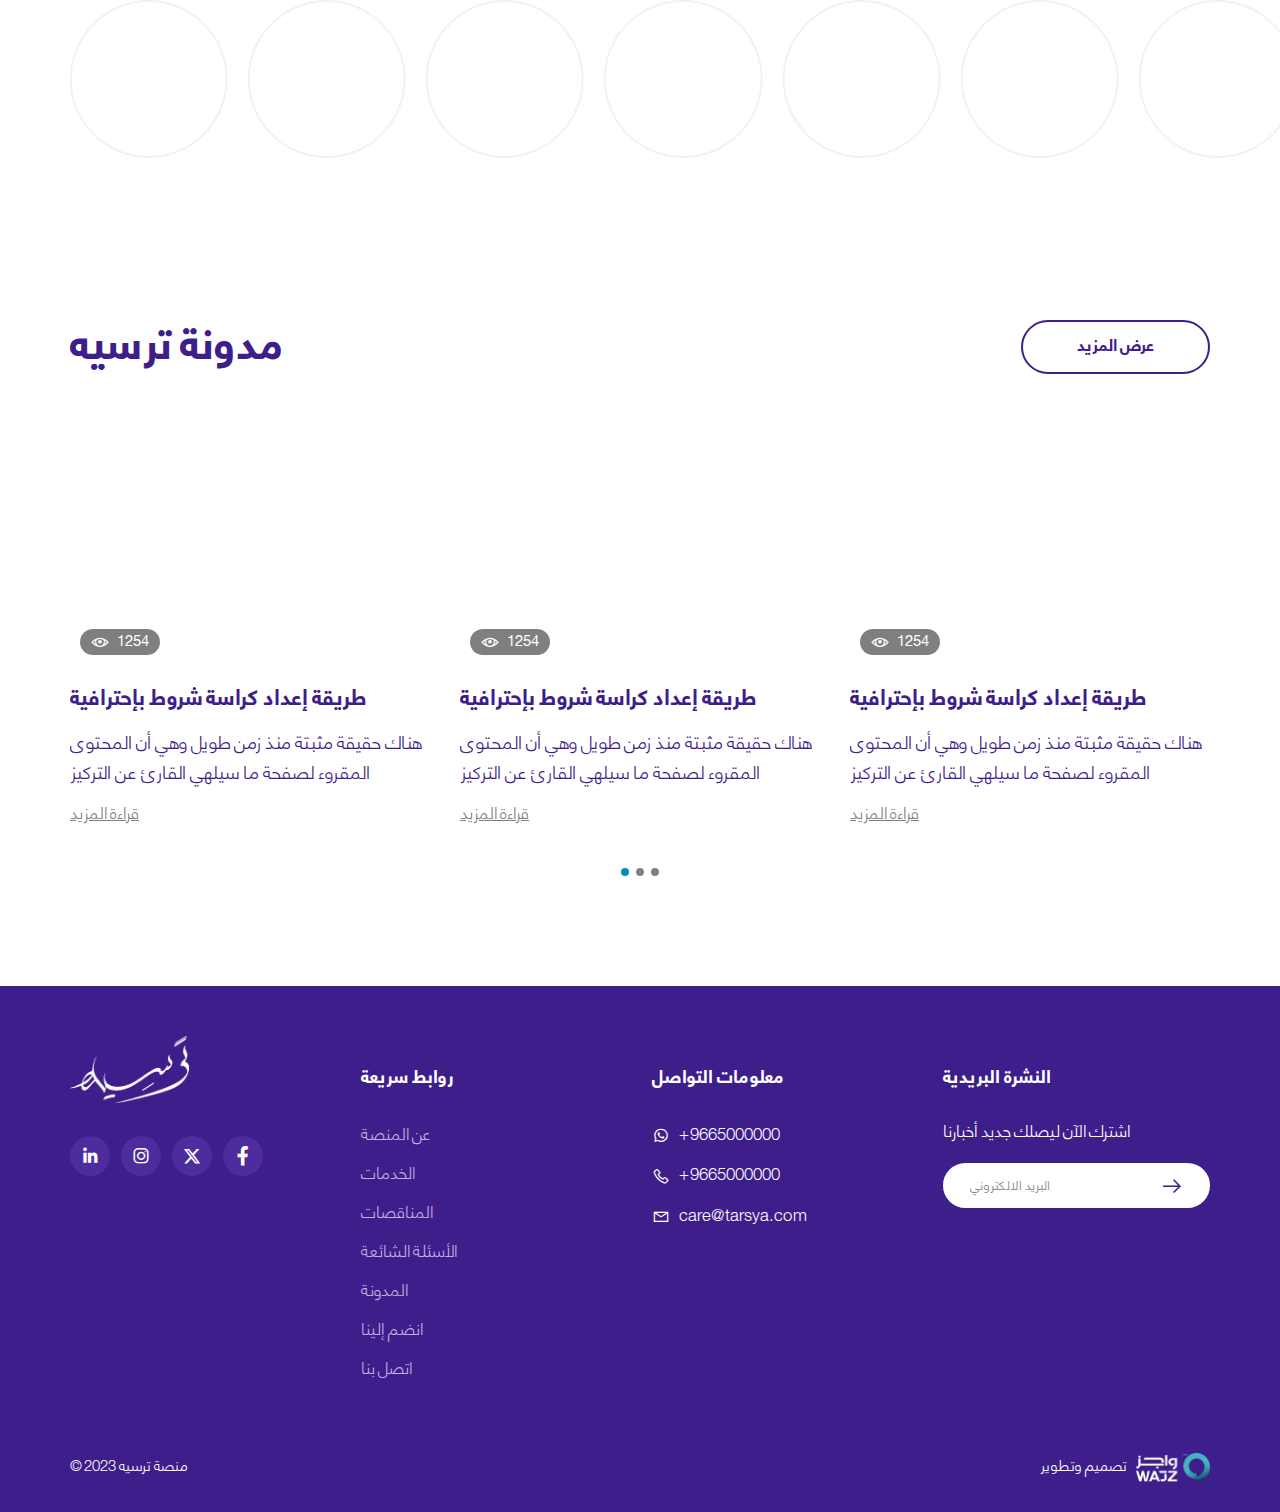
<file: en/index.html>
<!DOCTYPE html>
<html dir="ltr" lang="en">
  <head>
    <meta charset="UTF-8" />
    <meta
      name="viewport"
      content="width=device-width, initial-scale=1, shrink-to-fit=no, user-scalable=no"
    />
    <title>Tarsya</title>
    <link rel="shortcut icon" type="img/png" href="../images/favicon.png" />
    <link rel="stylesheet" href="../css/bootstrap.min.css" />
    <!-- <link rel="stylesheet" href="../css/bootstrap.rtl.min.css" /> -->
    <link rel="stylesheet" href="../css/swiper-bundle.min.css" />
    <link rel="stylesheet" href="../css/fancybox.css" />
    <link rel="stylesheet" href="../css/fontawesome.min.css" />
    <link rel="stylesheet" href="../css/lineawesome.css" />
    <link rel="stylesheet" href="../css/sal.css" />
    <link rel="stylesheet" href="../css/jqueryUi.css" />
    <link rel="stylesheet" href="../css/main.css" />
  </head>

  <body>
    <!-- Start Header -->
    <header>
      <div class="container">
        <div class="header">
          <div class="header-tools">
            <a role="button" class="header-icon search-btn">
              <i class="las la-search"></i>
              <span class="text"> البحث </span>
            </a>
            <a href="../login.html" class="header-icon user-btn">
              <i class="las la-user"></i>
              <span class="text"> دخول/ تسجيل جديد </span>
            </a>
          </div>
          <a href="index.html" class="logo">
            <img src="../images/logo.png" class="img-fluid" />
          </a>
          <div class="lang-content">
            <a href="../index.html" class="lang">
              العربية
              <i class="las la-globe"></i>
            </a>
          </div>
          <div class="nav-btn">
            <div class="btn-bar menu"></div>
            <div class="btn-bar menu"></div>
            <div class="btn-bar menu"></div>
            <div class="btn-bar close"></div>
            <div class="btn-bar close"></div>
          </div>
        </div>
        <nav class="header-nav">
          <div class="background">
            <div class="portion"></div>
            <div class="portion"></div>
            <div class="portion"></div>
          </div>
          <ul class="nav-list">
            <li class="nav-item">
              <a href="index.html" class="nav-link active"> الرئيسية </a>
            </li>
            <li class="nav-item">
              <a href="../about.html" class="nav-link"> عن المنصة </a>
            </li>
            <li class="nav-item has-children">
              <a href="../services.html" class="nav-link">
                الخدمات
                <i class="las la-angle-down"></i>
              </a>
              <div class="sub-menu">
                <div class="submenu-head">
                  <h4 class="submenu-title">الخدمات</h4>
                  <h6 class="submenu-subtitle">
                    نطوع خدماتنا بناءًا على إحتياجات عملاؤنا
                  </h6>
                </div>
                <ul class="submenu-list">
                  <li class="submenu-item">
                    <a href="../serviceDetails.html" class="submenu-link">
                      إعداد العروض الفنية والمالية
                    </a>
                  </li>
                  <li class="submenu-item">
                    <a href="../serviceDetails.html" class="submenu-link">
                      إعداد وتجهيز كراسات الشروط
                    </a>
                  </li>
                  <li class="submenu-item">
                    <a href="../serviceDetails.html" class="submenu-link">
                      إعداد المحتوى المحلي
                    </a>
                  </li>
                  <li class="submenu-item">
                    <a href="../serviceDetails.html" class="submenu-link">
                      تأهيل وتسجيل الشركات
                    </a>
                  </li>
                  <li class="submenu-item">
                    <a href="../serviceDetails.html" class="submenu-link">
                      تحليل العروض
                    </a>
                  </li>
                  <li class="submenu-item">
                    <a href="../serviceDetails.html" class="submenu-link">
                      طرح المناقصات في التطبيق
                    </a>
                  </li>
                  <li class="submenu-item">
                    <a href="../serviceDetails.html" class="submenu-link">
                      التدريب على إعداد العروض
                    </a>
                  </li>
                  <li class="submenu-item">
                    <a href="../serviceDetails.html" class="submenu-link">
                      عمل إجراءات تقديم العروض
                    </a>
                  </li>
                  <li class="submenu-item">
                    <a href="../serviceDetails.html" class="submenu-link">
                      التدريب على إعداد كراسات الشروط
                    </a>
                  </li>
                </ul>
              </div>
            </li>
            <li class="nav-item">
              <a href="../tenders.html" class="nav-link"> المناقصات </a>
            </li>
            <li class="nav-item">
              <a href="../join.html" class="nav-link"> انضم إلينا </a>
            </li>
            <li class="nav-item">
              <a href="../faq.html" class="nav-link"> الأسئلة الشائعة </a>
            </li>
            <li class="nav-item">
              <a href="../blog.html" class="nav-link"> المدونة </a>
            </li>
            <li class="nav-item">
              <a href="../contact.html" class="nav-link"> اتصل بنا </a>
            </li>
            <li class="nav-item mobile-item">
              <a href="../index.html" class="lang">
                العربية
                <i class="las la-globe"></i>
              </a>
            </li>
          </ul>
        </nav>
      </div>
    </header>
    <section class="search-modal">
      <div class="search-content">
        <div class="close-search">
          <i class="las la-times"></i>
        </div>
        <div class="search-form">
          <input type="text" class="search-input" placeholder="البحث" />
          <button class="search-btn">
            <i class="las la-search"></i>
          </button>
        </div>
      </div>
    </section>
    <!-- End Header -->

    <!-- Start Hero -->
    <main class="hero-section">
      <div class="main-slider">
        <div class="swiper">
          <div class="swiper-wrapper">
            <div class="swiper-slide">
              <div class="main-slide">
                <div class="slide-img loading-img lazy-img-parent">
                  <img
                    data-src="../images/hero/1.jpg"
                    class="img-fluid lazy-img"
                  />
                </div>
                <div class="main-text">
                  <div class="container">
                    <div class="text-content">
                      <h2 class="slide-title">
                        نساعد المنشآت على الدخول في المنافسات المطروحة بالمنصات
                        السعودية ونزيد من فرصة ترسية المشروع عليها
                      </h2>
                      <a href="../join.html" class="slide-btn">
                        انضم إلينا الآن
                      </a>
                    </div>
                  </div>
                </div>
              </div>
            </div>
            <div class="swiper-slide">
              <div class="main-slide">
                <div class="slide-img loading-img lazy-img-parent">
                  <img
                    data-src="../images/hero/2.jpg"
                    class="img-fluid lazy-img"
                  />
                </div>
                <div class="main-text">
                  <div class="container">
                    <div class="text-content">
                      <h2 class="slide-title">
                        نساعد المنشآت على الدخول في المنافسات المطروحة بالمنصات
                        السعودية ونزيد من فرصة ترسية المشروع عليها
                      </h2>
                      <a href="../join.html" class="slide-btn">
                        انضم إلينا الآن
                      </a>
                    </div>
                  </div>
                </div>
              </div>
            </div>
          </div>
        </div>
        <div class="swiper-btn-prev swiper-btn">
          <i class="las la-arrow-right"></i>
        </div>
        <div class="swiper-pagination"></div>
        <div class="swiper-btn-next swiper-btn">
          <i class="las la-arrow-left"></i>
        </div>
      </div>
    </main>
    <!-- End Hero -->

    <!-- Start About -->
    <section class="about-section">
      <div class="container">
        <div class="about-content">
          <h2 class="about-title mobile-title">عن المنصة</h2>
          <div class="about-text">
            <h2 class="about-title">عن المنصة</h2>
            <p class="about-summary">
              منصة إلكترونية تساعد المنشآت الصغيرة والمتوسطة على الدخول في
              المنافسات المطروحة بالمنصات السعودية مثل منصة إعتماد ومنصة فرصة...
              وغيرهم نظرًا لوجود دعم وحوافز من الحكومة للمنشآت المتوسطة
              والصغيرة، وتزيد من فرص ترسية المشروع عليها من خلال تنفيذ كافة
              الإجراءات بطريقة صحيحة وذلك من خلال منصة إلكترونية
            </p>
            <a href="../about.html" class="about-more"> قراءة المزيد </a>
          </div>
          <div class="about-img">
            <a
              data-fancybox="video"
              href="https://www.youtube.com/watch?v=Rbq7OQo4ZzA"
              class="video-img loading-img lazy-img-parent"
            >
              <img
                data-src="../images/about/1.jpg"
                class="img-fluid lazy-img"
              />
            </a>
          </div>
        </div>
      </div>
    </section>
    <!-- End About -->

    <!-- Start Statistics -->
    <section class="statistics-section">
      <div class="container">
        <div class="statistics-content">
          <div class="statistic-item">
            <div class="statistic-icon">
              <i class="las la-award"></i>
            </div>
            <h3 class="statistic-value"><span>10</span>+</h3>
            <span class="statistic-title">سنوات الخبرة</span>
          </div>
          <div class="statistic-item">
            <div class="statistic-icon">
              <i class="las la-gavel"></i>
            </div>
            <h3 class="statistic-value"><span>2000</span>+</h3>
            <span class="statistic-title">مناقصات ناجحة</span>
          </div>
          <div class="statistic-item">
            <div class="statistic-icon">
              <i class="las la-users"></i>
            </div>
            <h3 class="statistic-value"><span>650</span>+</h3>
            <span class="statistic-title">عملاء راضيين</span>
          </div>
          <div class="statistic-item">
            <div class="statistic-icon">
              <i class="las la-user-tie"></i>
            </div>
            <h3 class="statistic-value"><span>300</span>+</h3>
            <span class="statistic-title">خبراء أكفاء</span>
          </div>
        </div>
      </div>
    </section>
    <!-- End Statistics -->

    <!-- Start Banners -->
    <section class="banners-section">
      <div class="container">
        <div class="banners-content">
          <div class="banner-item">
            <a href="../register.html" class="banner-link">
              <div class="banner-img loading-img lazy-img-parent">
                <img
                  data-src="../images/banner/1.jpg"
                  class="img-fluid lazy-img"
                />
              </div>
              <div class="banner-content">
                <div class="banner-text">
                  <h4 class="banner-title">حساب مستخدم</h4>
                  <p class="banner-description">
                    سجل حساب مستخدم الآن واستفد من خدمات منصة ترسيه
                  </p>
                </div>
                <span class="banner-btn"> سجل الآن </span>
              </div>
            </a>
          </div>
          <div class="banner-item">
            <a href="../register.html" class="banner-link">
              <div class="banner-img loading-img lazy-img-parent">
                <img
                  data-src="../images/banner/2.jpg"
                  class="img-fluid lazy-img"
                />
              </div>
              <div class="banner-content">
                <div class="banner-text">
                  <h4 class="banner-title">حساب مقدم خدمة</h4>
                  <p class="banner-description">
                    سجل حساب مقدم خدمة الآن وابدأ بتقدم خدماتك عبر منصة ترسيه
                  </p>
                </div>
                <span class="banner-btn"> سجل الآن </span>
              </div>
            </a>
          </div>
        </div>
      </div>
    </section>
    <!-- Start Banners -->

    <!-- Start Services -->
    <section class="services-section">
      <div class="container">
        <div class="services-content">
          <div class="section-head">
            <div class="section-titles">
              <h2 class="section-title">
                نطوع خدماتنا بناءًا على إحتياجات عملاؤنا
              </h2>
            </div>
            <a href="../services.html" class="section-link">
              عرض جميع الخدمات
            </a>
          </div>
          <div class="services-slider custom-slider">
            <div class="swiper">
              <div class="swiper-wrapper">
                <div class="swiper-slide">
                  <div class="service-item">
                    <a
                      href="../serviceDetails.html"
                      class="service-img loading-img lazy-img-parent"
                    >
                      <img
                        data-src="../images/services/1.jpg"
                        class="img-fluid lazy-img"
                      />
                    </a>
                    <div class="service-text">
                      <h3 class="service-name">
                        <a href="../serviceDetails.html">
                          إعداد العروض الفنية والمالية
                        </a>
                      </h3>
                      <p class="service-summary">
                        هناك حقيقة مثبتة منذ زمن طويل وهي أن المحتوى المقروء
                        لصفحة ما سيلهي القارئ عن التركيز على الشكل
                      </p>
                      <a href="../serviceDetails.html" class="service-link">
                        تعرف أكثر على الخدمة
                      </a>
                    </div>
                  </div>
                </div>
                <div class="swiper-slide">
                  <div class="service-item">
                    <a
                      href="../serviceDetails.html"
                      class="service-img loading-img lazy-img-parent"
                    >
                      <img
                        data-src="../images/services/2.jpg"
                        class="img-fluid lazy-img"
                      />
                    </a>
                    <div class="service-text">
                      <h3 class="service-name">
                        <a href="../serviceDetails.html">
                          إعداد وتجهيز كراسات الشروط
                        </a>
                      </h3>
                      <p class="service-summary">
                        هناك حقيقة مثبتة منذ زمن طويل وهي أن المحتوى المقروء
                        لصفحة ما سيلهي القارئ عن التركيز على الشكل
                      </p>
                      <a href="../serviceDetails.html" class="service-link">
                        تعرف أكثر على الخدمة
                      </a>
                    </div>
                  </div>
                </div>
                <div class="swiper-slide">
                  <div class="service-item">
                    <a
                      href="../serviceDetails.html"
                      class="service-img loading-img lazy-img-parent"
                    >
                      <img
                        data-src="../images/services/3.jpg"
                        class="img-fluid lazy-img"
                      />
                    </a>
                    <div class="service-text">
                      <h3 class="service-name">
                        <a href="../serviceDetails.html">
                          إعداد المحتوى المحلي
                        </a>
                      </h3>
                      <p class="service-summary">
                        هناك حقيقة مثبتة منذ زمن طويل وهي أن المحتوى المقروء
                        لصفحة ما سيلهي القارئ عن التركيز على الشكل
                      </p>
                      <a href="../serviceDetails.html" class="service-link">
                        تعرف أكثر على الخدمة
                      </a>
                    </div>
                  </div>
                </div>
              </div>
            </div>
            <div class="swiper-pagination"></div>
          </div>
          <a href="../services.html" class="section-link mobile-link">
            عرض جميع الخدمات
          </a>
        </div>
      </div>
    </section>
    <!-- End Services -->

    <!-- Start features -->
    <section class="features-section">
      <div class="container">
        <div class="section-head">
          <div class="section-titles">
            <h2 class="section-title">لماذا عليك إختيار منصة ترسيه؟</h2>
            <h4 class="section-hint">
              الوجهة الأولى في المملكة التي تقدم خدمات إعداد كراسات الشروط
              والمواصفات بكفاءة عالية
            </h4>
          </div>
        </div>
        <div class="features-content">
          <div class="feature-item">
            <div class="feature-icon">
              <i class="las la-glasses"></i>
            </div>
            <p class="feature-text">
              خبرة كبيرة في إعدادات الدراسات وكراسات الشروط
            </p>
          </div>
          <div class="feature-item">
            <div class="feature-icon">
              <i class="las la-clipboard"></i>
            </div>
            <p class="feature-text">إعطاء فرص متكافئة للشركات لطرح المناقصات</p>
          </div>
          <div class="feature-item">
            <div class="feature-icon">
              <i class="las la-business-time"></i>
            </div>
            <p class="feature-text">
              توفير الوقت والجهد من خلال تقليل الخطوات اللازمة لطرح المناقصة
            </p>
          </div>
          <div class="feature-item">
            <div class="feature-icon">
              <i class="las la-cube"></i>
            </div>
            <p class="feature-text">
              رفع مستوى الشفافية والمرونة في التعاملات بين المتعاقدين
            </p>
          </div>
          <div class="feature-item">
            <div class="feature-icon">
              <i class="las la-handshake"></i>
            </div>
            <p class="feature-text">وسيط بين البائعين والمشتريين للمناقصات</p>
          </div>
          <div class="feature-item">
            <div class="feature-icon">
              <i class="las la-building"></i>
            </div>
            <p class="feature-text">زيادة المشاركة بين الشركات والحكومات</p>
          </div>
        </div>
      </div>
    </section>
    <!-- End features -->

    <!-- Start Stages -->
    <section class="stages-section">
      <div class="stages-bg loading-img lazy-img-parent">
        <img data-src="../images/process-bg.jpg" class="img-fluid lazy-img" />
      </div>
      <div class="container">
        <div class="stages-content">
          <div class="section-head">
            <div class="section-titles">
              <h2 class="section-title">مراحل العمل</h2>
              <h4 class="section-hint">طريقة طلب الخدمة من ترسيه</h4>
            </div>
          </div>
          <div class="stages-list">
            <div class="stage-item">
              <i class="las la-user-plus"></i>
              <h4 class="stage-title">سجل حسابك</h4>
            </div>
            <div class="stage-item">
              <i class="las la-file-alt"></i>
              <h4 class="stage-title">التقديم على المناقصة</h4>
            </div>
            <div class="stage-item">
              <i class="las la-coins"></i>
              <h4 class="stage-title">استلام عرض سعر</h4>
            </div>
            <div class="stage-item">
              <i class="las la-credit-card"></i>
              <h4 class="stage-title">الدفع</h4>
            </div>
            <div class="stage-item">
              <i class="las la-user-tie"></i>
              <h4 class="stage-title">التنفيذ</h4>
            </div>
          </div>
        </div>
      </div>
    </section>
    <!-- End Stages -->

    <!-- Start Clients -->
    <section class="clients-section">
      <div class="container">
        <div class="clients-content">
          <h5 class="clients-title">عملاؤنا</h5>
          <div class="section-head">
            <div class="section-titles">
              <h2 class="section-title">
                يثق بنا العديد من شركاء النجاح من مختلف القطاعات
              </h2>
            </div>
            <div class="section-tools">
              <div class="swiper-btn-prev relative-swiper-btn">
                <i class="las la-arrow-right"></i>
              </div>
              <div class="swiper-btn-next relative-swiper-btn">
                <i class="las la-arrow-left"></i>
              </div>
            </div>
          </div>
          <div class="clients-slider custom-slider">
            <div class="swiper">
              <div class="swiper-wrapper">
                <div class="swiper-slide">
                  <div class="client-item">
                    <div class="client-img loading-img lazy-img-parent">
                      <img
                        data-src="../images/clients/1.png"
                        class="img-fluid lazy-img"
                      />
                    </div>
                  </div>
                </div>
                <div class="swiper-slide">
                  <div class="client-item">
                    <div class="client-img loading-img lazy-img-parent">
                      <img
                        data-src="../images/clients/2.png"
                        class="img-fluid lazy-img"
                      />
                    </div>
                  </div>
                </div>
                <div class="swiper-slide">
                  <div class="client-item">
                    <div class="client-img loading-img lazy-img-parent">
                      <img
                        data-src="../images/clients/3.png"
                        class="img-fluid lazy-img"
                      />
                    </div>
                  </div>
                </div>
                <div class="swiper-slide">
                  <div class="client-item">
                    <div class="client-img loading-img lazy-img-parent">
                      <img
                        data-src="../images/clients/4.png"
                        class="img-fluid lazy-img"
                      />
                    </div>
                  </div>
                </div>
                <div class="swiper-slide">
                  <div class="client-item">
                    <div class="client-img loading-img lazy-img-parent">
                      <img
                        data-src="../images/clients/5.png"
                        class="img-fluid lazy-img"
                      />
                    </div>
                  </div>
                </div>
                <div class="swiper-slide">
                  <div class="client-item">
                    <div class="client-img loading-img lazy-img-parent">
                      <img
                        data-src="../images/clients/6.png"
                        class="img-fluid lazy-img"
                      />
                    </div>
                  </div>
                </div>
                <div class="swiper-slide">
                  <div class="client-item">
                    <div class="client-img loading-img lazy-img-parent">
                      <img
                        data-src="../images/clients/7.png"
                        class="img-fluid lazy-img"
                      />
                    </div>
                  </div>
                </div>
              </div>
            </div>
            <div class="section-tools mobile-tools">
              <div class="swiper-btn-prev relative-swiper-btn">
                <i class="las la-arrow-right"></i>
              </div>
              <div class="swiper-btn-next relative-swiper-btn">
                <i class="las la-arrow-left"></i>
              </div>
            </div>
          </div>
        </div>
      </div>
    </section>
    <!-- End Clients -->

    <!-- Start Blog -->
    <section class="blog-section">
      <div class="container">
        <div class="blog-content">
          <div class="section-head">
            <div class="section-titles">
              <h2 class="section-title">مدونة ترسيه</h2>
            </div>
            <a href="../blog.html" class="section-link"> عرض المزيد </a>
          </div>
          <div class="blog-slider custom-slider">
            <div class="swiper">
              <div class="swiper-wrapper">
                <div class="swiper-slide">
                  <div class="post-item">
                    <a
                      href="../blogPost.html"
                      class="post-img loading-img lazy-img-parent"
                    >
                      <img
                        data-src="../images/blog/1.jpg"
                        class="img-fluid lazy-img"
                      />
                    </a>
                    <div class="post-text">
                      <h3 class="post-name">
                        <a href="../blogPost.html">
                          طريقة إعداد كراسة شروط بإحترافية
                        </a>
                      </h3>
                      <p class="post-summary">
                        هناك حقيقة مثبتة منذ زمن طويل وهي أن المحتوى المقروء
                        لصفحة ما سيلهي القارئ عن التركيز
                      </p>
                      <a href="../blogPost.html" class="post-link">
                        قراءة المزيد
                      </a>
                      <span class="post-views">
                        <i class="las la-eye"></i>
                        1254
                      </span>
                    </div>
                  </div>
                </div>
                <div class="swiper-slide">
                  <div class="post-item">
                    <a
                      href="../blogPost.html"
                      class="post-img loading-img lazy-img-parent"
                    >
                      <img
                        data-src="../images/blog/2.jpg"
                        class="img-fluid lazy-img"
                      />
                    </a>
                    <div class="post-text">
                      <h3 class="post-name">
                        <a href="../blogPost.html">
                          طريقة إعداد كراسة شروط بإحترافية
                        </a>
                      </h3>
                      <p class="post-summary">
                        هناك حقيقة مثبتة منذ زمن طويل وهي أن المحتوى المقروء
                        لصفحة ما سيلهي القارئ عن التركيز
                      </p>
                      <a href="../blogPost.html" class="post-link">
                        قراءة المزيد
                      </a>
                      <span class="post-views">
                        <i class="las la-eye"></i>
                        1254
                      </span>
                    </div>
                  </div>
                </div>
                <div class="swiper-slide">
                  <div class="post-item">
                    <a
                      href="../blogPost.html"
                      class="post-img loading-img lazy-img-parent"
                    >
                      <img
                        data-src="../images/blog/3.jpg"
                        class="img-fluid lazy-img"
                      />
                    </a>
                    <div class="post-text">
                      <h3 class="post-name">
                        <a href="../blogPost.html">
                          طريقة إعداد كراسة شروط بإحترافية
                        </a>
                      </h3>
                      <p class="post-summary">
                        هناك حقيقة مثبتة منذ زمن طويل وهي أن المحتوى المقروء
                        لصفحة ما سيلهي القارئ عن التركيز
                      </p>
                      <a href="../blogPost.html" class="post-link">
                        قراءة المزيد
                      </a>
                      <span class="post-views">
                        <i class="las la-eye"></i>
                        1254
                      </span>
                    </div>
                  </div>
                </div>
              </div>
            </div>
            <div class="swiper-pagination"></div>
          </div>
          <a href="../blog.html" class="section-link mobile-link">
            عرض المزيد
          </a>
        </div>
      </div>
    </section>
    <!-- End Blog -->

    <!-- Start Footer -->
    <footer>
      <div class="container">
        <div class="footer">
          <div class="row">
            <div class="col-lg-3 col-12">
              <div class="footer-info">
                <div class="footer-logo">
                  <img src="../images/logo.png" class="img-fluid" />
                </div>
                <div class="socials">
                  <a href="#!" target="_blank" class="social">
                    <i class="lab la-linkedin"></i>
                  </a>
                  <a href="#!" target="_blank" class="social">
                    <i class="lab la-instagram"></i>
                  </a>
                  <a href="#!" target="_blank" class="social">
                    <i class="fa-brands fa-twitter"></i>
                  </a>
                  <a href="#!" target="_blank" class="social">
                    <i class="lab la-facebook"></i>
                  </a>
                </div>
              </div>
            </div>
            <div class="col-lg-3 col-md-6">
              <div class="footer-nav">
                <h4 class="footer-title">روابط سريعة</h4>
                <ul class="footer-list">
                  <li class="footer-item">
                    <a href="../about.html" class="footer-link">عن المنصة</a>
                  </li>
                  <li class="footer-item">
                    <a href="../services.html" class="footer-link">الخدمات</a>
                  </li>
                  <li class="footer-item">
                    <a href="../tenders.html" class="footer-link">المناقصات</a>
                  </li>
                  <li class="footer-item">
                    <a href="../faq.html" class="footer-link"
                      >الأسئلة الشائعة</a
                    >
                  </li>
                  <li class="footer-item">
                    <a href="../blog.html" class="footer-link">المدونة</a>
                  </li>
                  <li class="footer-item">
                    <a href="../join.html" class="footer-link">انضم إلينا</a>
                  </li>
                  <li class="footer-item">
                    <a href="../contact.html" class="footer-link">اتصل بنا</a>
                  </li>
                </ul>
              </div>
            </div>
            <div class="col-lg-3 col-md-6">
              <div class="footer-contacts">
                <h4 class="footer-title">معلومات التواصل</h4>
                <ul class="contacts-list">
                  <li class="contact-item">
                    <a
                      href="https://wa.me/+9665000000"
                      target="_blank"
                      class="contact-link"
                    >
                      <i class="lab la-whatsapp"></i>
                      <span>+9665000000</span>
                    </a>
                  </li>
                  <li class="contact-item">
                    <a href="tel:+9665000000" class="contact-link">
                      <i class="las la-phone"></i>
                      <span>+9665000000</span>
                    </a>
                  </li>
                  <li class="contact-item">
                    <a href="mailto:care@tarsya.com" class="contact-link">
                      <i class="las la-envelope"></i>
                      <span>care@tarsya.com</span>
                    </a>
                  </li>
                </ul>
              </div>
            </div>
            <div class="col-lg-3 col-12">
              <div class="footer-newsletter">
                <h4 class="footer-title">النشرة البريدية</h4>
                <h5 class="newsletter-title">اشترك الآن ليصلك جديد أخبارنا</h5>
                <div class="newsletter-form">
                  <form>
                    <input
                      type="email"
                      placeholder="البريد الالكتروني"
                      class="newsletter-input"
                    />
                    <button type="submit" class="newsletter-btn">
                      <i class="las la-arrow-left"></i>
                    </button>
                  </form>
                </div>
              </div>
            </div>
          </div>
        </div>
        <div class="last-footer">
          <p class="copyrights">© منصة ترسيه 2023</p>
          <p class="copyrights">
            تصميم وتطوير
            <a href="https://wajz.sa/" target="_blank">
              <img src="../images/wajz.png" alt="wajz" />
            </a>
          </p>
        </div>
      </div>
    </footer>
    <div class="arrow-top">
      <i class="las la-arrow-up"></i>
    </div>
    <!-- End Footer -->
    <script src="../js/jquery.min.js"></script>
    <script src="../js/popper.min.js"></script>
    <script src="../js/bootstrap.min.js"></script>
    <script src="../js/swiper-bundle.min.js"></script>
    <script src="../js/fancybox.umd.js"></script>
    <script src="../js/lazyload.js"></script>
    <script src="../js/sal.js"></script>
    <script src="../js/jqueryUi.js"></script>
    <script src="../js/main.js"></script>
  </body>
</html>
</file>
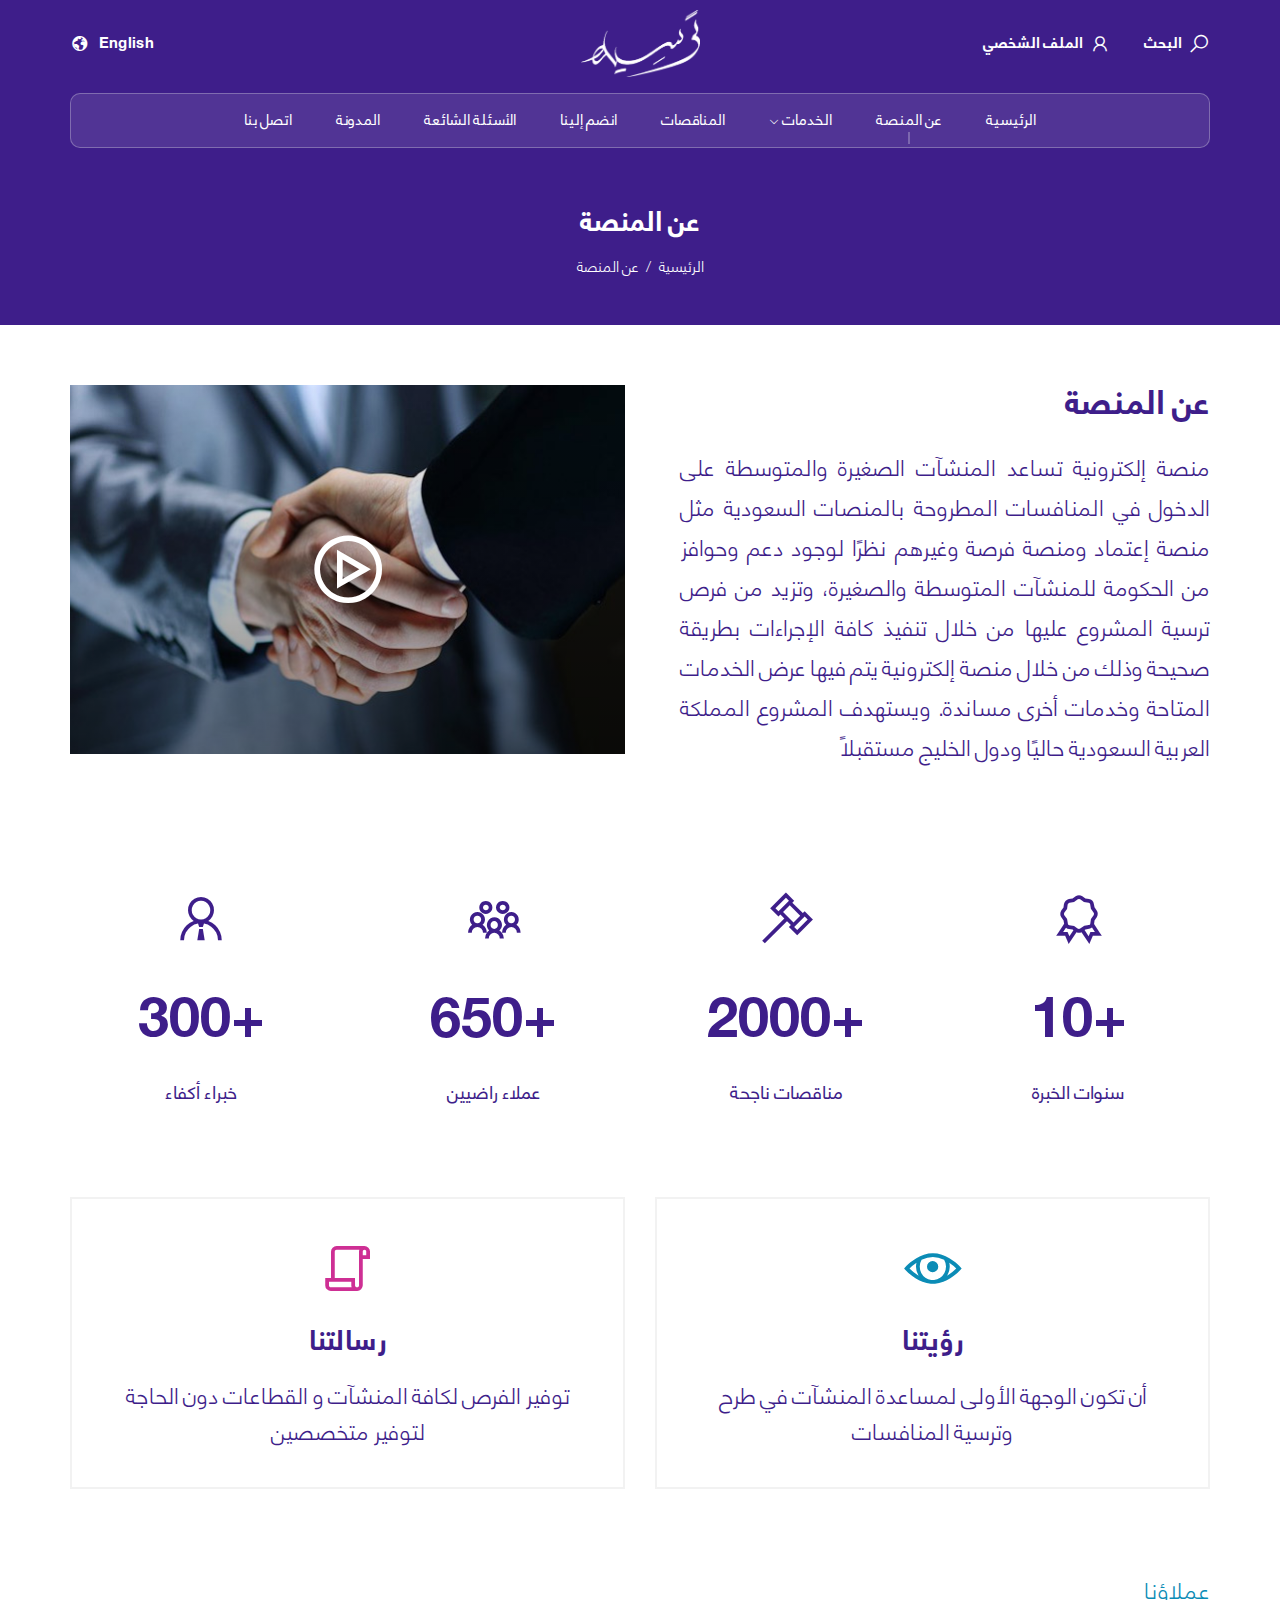
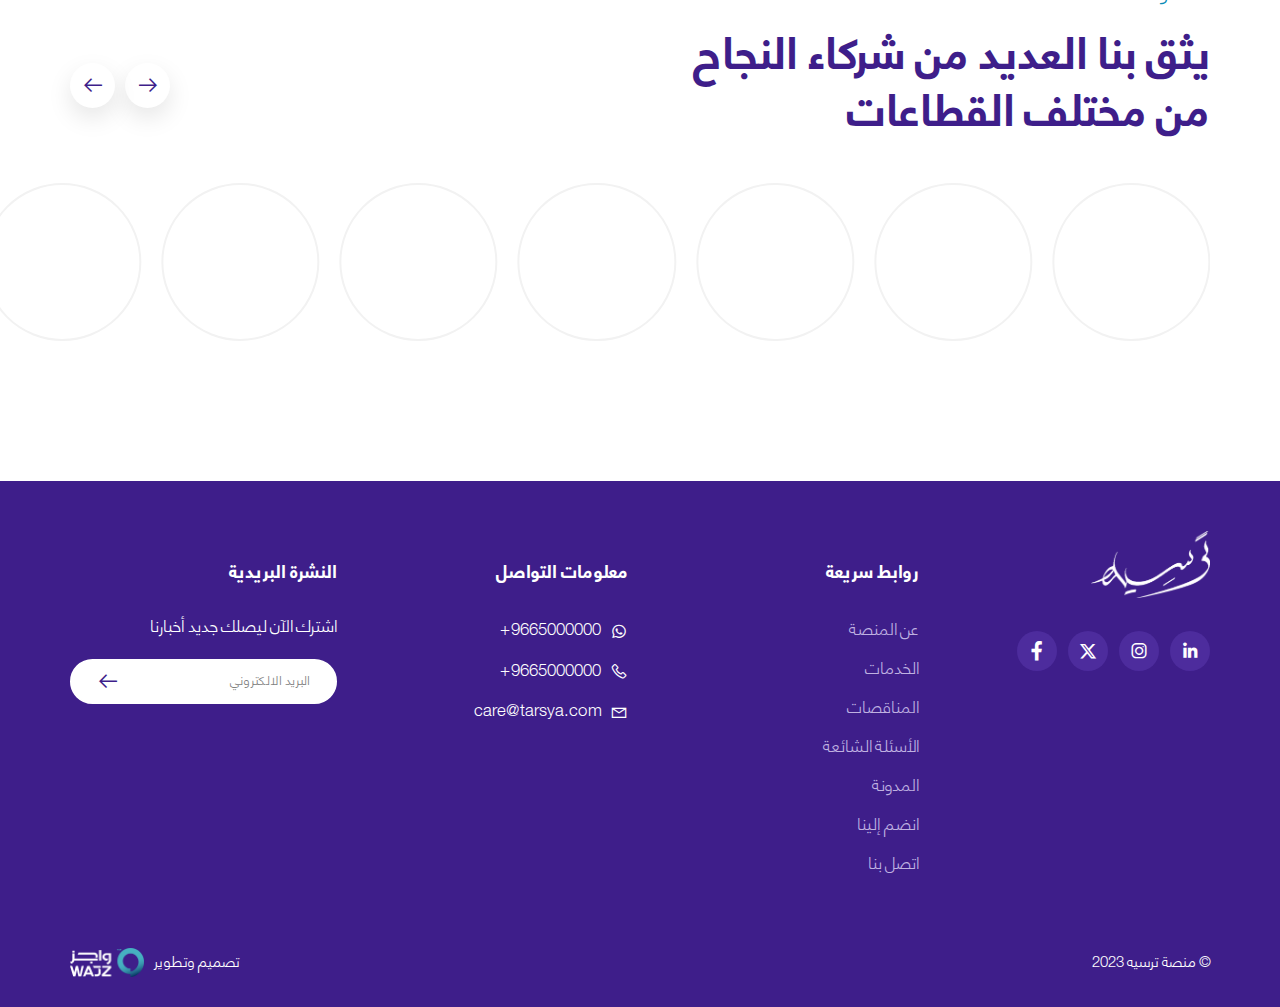
<file: about.html>
<!DOCTYPE html>
<html dir="rtl" lang="ar">
  <head>
    <meta charset="UTF-8" />
    <meta
      name="viewport"
      content="width=device-width, initial-scale=1, shrink-to-fit=no, user-scalable=no"
    />
    <title>Tarsya</title>
    <link rel="shortcut icon" type="img/png" href="images/favicon.png" />
    <!-- <link rel="stylesheet" href="css/bootstrap.min.css" /> -->
    <link rel="stylesheet" href="css/bootstrap.rtl.min.css" />
    <link rel="stylesheet" href="css/swiper-bundle.min.css" />
    <link rel="stylesheet" href="css/fancybox.css" />
    <link rel="stylesheet" href="css/fontawesome.min.css" />
    <link rel="stylesheet" href="css/lineawesome.css" />
    <link rel="stylesheet" href="css/sal.css" />
    <link rel="stylesheet" href="css/jqueryUi.css" />
    <link rel="stylesheet" href="css/main.css" />
  </head>

  <body class="inner-page">
    <!-- Start Header -->
    <header>
      <div class="container">
        <div class="header">
          <div class="header-tools">
            <a role="button" class="header-icon search-btn">
              <i class="las la-search"></i>
              <span class="text"> البحث </span>
            </a>
            <a href="#!" class="header-icon user-btn">
              <i class="las la-user"></i>
              <span class="text"> الملف الشخصي </span>
            </a>
          </div>
          <a href="index.html" class="logo">
            <img src="images/logo.png" class="img-fluid" />
          </a>
          <div class="lang-content">
            <a href="en/index.html" class="lang">
              English
              <i class="las la-globe"></i>
            </a>
          </div>
          <div class="nav-btn">
            <div class="btn-bar menu"></div>
            <div class="btn-bar menu"></div>
            <div class="btn-bar menu"></div>
            <div class="btn-bar close"></div>
            <div class="btn-bar close"></div>
          </div>
        </div>
        <nav class="header-nav">
          <div class="background">
            <div class="portion"></div>
            <div class="portion"></div>
            <div class="portion"></div>
          </div>
          <ul class="nav-list">
            <li class="nav-item">
              <a href="index.html" class="nav-link"> الرئيسية </a>
            </li>
            <li class="nav-item">
              <a href="about.html" class="nav-link active"> عن المنصة </a>
            </li>
            <li class="nav-item has-children">
              <a href="services.html" class="nav-link">
                الخدمات
                <i class="las la-angle-down"></i>
              </a>
              <div class="sub-menu">
                <div class="submenu-head">
                  <h4 class="submenu-title">الخدمات</h4>
                  <h6 class="submenu-subtitle">
                    نطوع خدماتنا بناءًا على إحتياجات عملاؤنا
                  </h6>
                </div>
                <ul class="submenu-list">
                  <li class="submenu-item">
                    <a href="serviceDetails.html" class="submenu-link">
                      إعداد العروض الفنية والمالية
                    </a>
                  </li>
                  <li class="submenu-item">
                    <a href="serviceDetails.html" class="submenu-link">
                      إعداد وتجهيز كراسات الشروط
                    </a>
                  </li>
                  <li class="submenu-item">
                    <a href="serviceDetails.html" class="submenu-link">
                      إعداد المحتوى المحلي
                    </a>
                  </li>
                  <li class="submenu-item">
                    <a href="serviceDetails.html" class="submenu-link">
                      تأهيل وتسجيل الشركات
                    </a>
                  </li>
                  <li class="submenu-item">
                    <a href="serviceDetails.html" class="submenu-link">
                      تحليل العروض
                    </a>
                  </li>
                  <li class="submenu-item">
                    <a href="serviceDetails.html" class="submenu-link">
                      طرح المناقصات في التطبيق
                    </a>
                  </li>
                  <li class="submenu-item">
                    <a href="serviceDetails.html" class="submenu-link">
                      التدريب على إعداد العروض
                    </a>
                  </li>
                  <li class="submenu-item">
                    <a href="serviceDetails.html" class="submenu-link">
                      عمل إجراءات تقديم العروض
                    </a>
                  </li>
                  <li class="submenu-item">
                    <a href="serviceDetails.html" class="submenu-link">
                      التدريب على إعداد كراسات الشروط
                    </a>
                  </li>
                </ul>
              </div>
            </li>
            <li class="nav-item">
              <a href="tenders.html" class="nav-link"> المناقصات </a>
            </li>
            <li class="nav-item">
              <a href="join.html" class="nav-link"> انضم إلينا </a>
            </li>
            <li class="nav-item">
              <a href="faq.html" class="nav-link"> الأسئلة الشائعة </a>
            </li>
            <li class="nav-item">
              <a href="blog.html" class="nav-link"> المدونة </a>
            </li>
            <li class="nav-item">
              <a href="contact.html" class="nav-link"> اتصل بنا </a>
            </li>
            <li class="nav-item mobile-item">
              <a href="en/index.html" class="lang">
                English
                <i class="las la-globe"></i>
              </a>
            </li>
          </ul>
        </nav>
      </div>
    </header>
    <section class="search-modal">
      <div class="search-content">
        <div class="close-search">
          <i class="las la-times"></i>
        </div>
        <div class="search-form">
          <input type="text" class="search-input" placeholder="البحث" />
          <button class="search-btn">
            <i class="las la-search"></i>
          </button>
        </div>
      </div>
    </section>
    <!-- End Header -->

    <!-- Start Breadcrumb -->
    <section class="breadcrumb-section">
      <h1 class="page-title">عن المنصة</h1>
      <ul class="breadcrumb-list">
        <li>
          <a href="index.html">الرئيسية</a>
        </li>
        <li>
          <a href="about.html">عن المنصة</a>
        </li>
      </ul>
    </section>
    <!-- End Breadcrumb -->

    <section class="page-content about-page">
      <!-- Start About -->
      <div class="about-section">
        <div class="container">
          <div class="about-content">
            <h2 class="about-title mobile-title">عن المنصة</h2>
            <div class="about-text">
              <h2 class="about-title">عن المنصة</h2>
              <p class="about-summary">
                منصة إلكترونية تساعد المنشآت الصغيرة والمتوسطة على الدخول في
                المنافسات المطروحة بالمنصات السعودية مثل منصة إعتماد ومنصة فرصة
                وغيرهم نظرًا لوجود دعم وحوافز من الحكومة للمنشآت المتوسطة
                والصغيرة، وتزيد من فرص ترسية المشروع عليها من خلال تنفيذ كافة
                الإجراءات بطريقة صحيحة وذلك من خلال منصة إلكترونية يتم فيها عرض
                الخدمات المتاحة وخدمات أخرى مساندة. ويستهدف المشروع المملكة
                العربية السعودية حاليًا ودول الخليج مستقبلاً
              </p>
            </div>
            <div class="about-img">
              <a
                data-fancybox="video"
                href="https://www.youtube.com/watch?v=Rbq7OQo4ZzA"
                class="video-img loading-img lazy-img-parent"
              >
                <img data-src="images/about/1.jpg" class="img-fluid lazy-img" />
              </a>
            </div>
          </div>
        </div>
      </div>
      <!-- End About -->

      <!-- Start Statistics -->
      <div class="statistics-section">
        <div class="container">
          <div class="statistics-content">
            <div class="statistic-item">
              <div class="statistic-icon">
                <i class="las la-award"></i>
              </div>
              <h3 class="statistic-value"><span>10</span>+</h3>
              <span class="statistic-title">سنوات الخبرة</span>
            </div>
            <div class="statistic-item">
              <div class="statistic-icon">
                <i class="las la-gavel"></i>
              </div>
              <h3 class="statistic-value"><span>2000</span>+</h3>
              <span class="statistic-title">مناقصات ناجحة</span>
            </div>
            <div class="statistic-item">
              <div class="statistic-icon">
                <i class="las la-users"></i>
              </div>
              <h3 class="statistic-value"><span>650</span>+</h3>
              <span class="statistic-title">عملاء راضيين</span>
            </div>
            <div class="statistic-item">
              <div class="statistic-icon">
                <i class="las la-user-tie"></i>
              </div>
              <h3 class="statistic-value"><span>300</span>+</h3>
              <span class="statistic-title">خبراء أكفاء</span>
            </div>
          </div>
        </div>
      </div>
      <!-- End Statistics -->

      <!-- Start Features -->
      <div class="about-features">
        <div class="container">
          <div class="about-features-content">
            <div class="about-features-item">
              <div class="about-feature-icon">
                <i class="las la-eye"></i>
              </div>
              <h3 class="about-feature-title">رؤيتنا</h3>
              <p class="about-feature-description">
                أن تكون الوجهة الأولى لمساعدة المنشآت في طرح وترسية المنافسات
              </p>
            </div>
            <div class="about-features-item">
              <div class="about-feature-icon">
                <i class="las la-scroll"></i>
              </div>
              <h3 class="about-feature-title">رسالتنا</h3>
              <p class="about-feature-description">
                توفير الفرص لكافة المنشآت و القطاعات دون الحاجة لتوفير متخصصين
              </p>
            </div>
          </div>
        </div>
      </div>
      <!-- End Features -->

      <!-- Start Clients -->
      <div class="clients-section">
        <div class="container">
          <div class="clients-content">
            <h5 class="clients-title">عملاؤنا</h5>
            <div class="section-head">
              <div class="section-titles">
                <h2 class="section-title">
                  يثق بنا العديد من شركاء النجاح من مختلف القطاعات
                </h2>
              </div>
              <div class="section-tools">
                <div class="swiper-btn-prev relative-swiper-btn">
                  <i class="las la-arrow-right"></i>
                </div>
                <div class="swiper-btn-next relative-swiper-btn">
                  <i class="las la-arrow-left"></i>
                </div>
              </div>
            </div>
            <div class="clients-slider custom-slider">
              <div class="swiper">
                <div class="swiper-wrapper">
                  <div class="swiper-slide">
                    <div class="client-item">
                      <div class="client-img loading-img lazy-img-parent">
                        <img
                          data-src="images/clients/1.png"
                          class="img-fluid lazy-img"
                        />
                      </div>
                    </div>
                  </div>
                  <div class="swiper-slide">
                    <div class="client-item">
                      <div class="client-img loading-img lazy-img-parent">
                        <img
                          data-src="images/clients/2.png"
                          class="img-fluid lazy-img"
                        />
                      </div>
                    </div>
                  </div>
                  <div class="swiper-slide">
                    <div class="client-item">
                      <div class="client-img loading-img lazy-img-parent">
                        <img
                          data-src="images/clients/3.png"
                          class="img-fluid lazy-img"
                        />
                      </div>
                    </div>
                  </div>
                  <div class="swiper-slide">
                    <div class="client-item">
                      <div class="client-img loading-img lazy-img-parent">
                        <img
                          data-src="images/clients/4.png"
                          class="img-fluid lazy-img"
                        />
                      </div>
                    </div>
                  </div>
                  <div class="swiper-slide">
                    <div class="client-item">
                      <div class="client-img loading-img lazy-img-parent">
                        <img
                          data-src="images/clients/5.png"
                          class="img-fluid lazy-img"
                        />
                      </div>
                    </div>
                  </div>
                  <div class="swiper-slide">
                    <div class="client-item">
                      <div class="client-img loading-img lazy-img-parent">
                        <img
                          data-src="images/clients/6.png"
                          class="img-fluid lazy-img"
                        />
                      </div>
                    </div>
                  </div>
                  <div class="swiper-slide">
                    <div class="client-item">
                      <div class="client-img loading-img lazy-img-parent">
                        <img
                          data-src="images/clients/7.png"
                          class="img-fluid lazy-img"
                        />
                      </div>
                    </div>
                  </div>
                </div>
              </div>
              <div class="section-tools mobile-tools">
                <div class="swiper-btn-prev relative-swiper-btn">
                  <i class="las la-arrow-right"></i>
                </div>
                <div class="swiper-btn-next relative-swiper-btn">
                  <i class="las la-arrow-left"></i>
                </div>
              </div>
            </div>
          </div>
        </div>
      </div>
      <!-- End Clients -->
    </section>

    <!-- Start Footer -->
    <footer>
      <div class="container">
        <div class="footer">
          <div class="row">
            <div class="col-lg-3 col-12">
              <div class="footer-info">
                <div class="footer-logo">
                  <img src="images/logo.png" class="img-fluid" />
                </div>
                <div class="socials">
                  <a href="#!" target="_blank" class="social">
                    <i class="lab la-linkedin"></i>
                  </a>
                  <a href="#!" target="_blank" class="social">
                    <i class="lab la-instagram"></i>
                  </a>
                  <a href="#!" target="_blank" class="social">
                    <i class="fa-brands fa-twitter"></i>
                  </a>
                  <a href="#!" target="_blank" class="social">
                    <i class="lab la-facebook"></i>
                  </a>
                </div>
              </div>
            </div>
            <div class="col-lg-3 col-md-6">
              <div class="footer-nav">
                <h4 class="footer-title">روابط سريعة</h4>
                <ul class="footer-list">
                  <li class="footer-item">
                    <a href="about.html" class="footer-link">عن المنصة</a>
                  </li>
                  <li class="footer-item">
                    <a href="services.html" class="footer-link">الخدمات</a>
                  </li>
                  <li class="footer-item">
                    <a href="tenders.html" class="footer-link">المناقصات</a>
                  </li>
                  <li class="footer-item">
                    <a href="faq.html" class="footer-link">الأسئلة الشائعة</a>
                  </li>
                  <li class="footer-item">
                    <a href="blog.html" class="footer-link">المدونة</a>
                  </li>
                  <li class="footer-item">
                    <a href="join.html" class="footer-link">انضم إلينا</a>
                  </li>
                  <li class="footer-item">
                    <a href="contact.html" class="footer-link">اتصل بنا</a>
                  </li>
                </ul>
              </div>
            </div>
            <div class="col-lg-3 col-md-6">
              <div class="footer-contacts">
                <h4 class="footer-title">معلومات التواصل</h4>
                <ul class="contacts-list">
                  <li class="contact-item">
                    <a
                      href="https://wa.me/+9665000000"
                      target="_blank"
                      class="contact-link"
                    >
                      <i class="lab la-whatsapp"></i>
                      <span>+9665000000</span>
                    </a>
                  </li>
                  <li class="contact-item">
                    <a href="tel:+9665000000" class="contact-link">
                      <i class="las la-phone"></i>
                      <span>+9665000000</span>
                    </a>
                  </li>
                  <li class="contact-item">
                    <a href="mailto:care@tarsya.com" class="contact-link">
                      <i class="las la-envelope"></i>
                      <span>care@tarsya.com</span>
                    </a>
                  </li>
                </ul>
              </div>
            </div>
            <div class="col-lg-3 col-12">
              <div class="footer-newsletter">
                <h4 class="footer-title">النشرة البريدية</h4>
                <h5 class="newsletter-title">اشترك الآن ليصلك جديد أخبارنا</h5>
                <div class="newsletter-form">
                  <form>
                    <input
                      type="email"
                      placeholder="البريد الالكتروني"
                      class="newsletter-input"
                    />
                    <button type="submit" class="newsletter-btn">
                      <i class="las la-arrow-left"></i>
                    </button>
                  </form>
                </div>
              </div>
            </div>
          </div>
        </div>
        <div class="last-footer">
          <p class="copyrights">© منصة ترسيه 2023</p>
          <p class="copyrights">
            تصميم وتطوير
            <a href="https://wajz.sa/" target="_blank">
              <img src="images/wajz.png" alt="wajz" />
            </a>
          </p>
        </div>
      </div>
    </footer>
    <div class="arrow-top">
      <i class="las la-arrow-up"></i>
    </div>
    <!-- End Footer -->
    <script src="js/jquery.min.js"></script>
    <script src="js/popper.min.js"></script>
    <script src="js/bootstrap.min.js"></script>
    <script src="js/swiper-bundle.min.js"></script>
    <script src="js/fancybox.umd.js"></script>
    <script src="js/lazyload.js"></script>
    <script src="js/sal.js"></script>
    <script src="js/jqueryUi.js"></script>
    <script src="js/main.js"></script>
  </body>
</html>
</file>
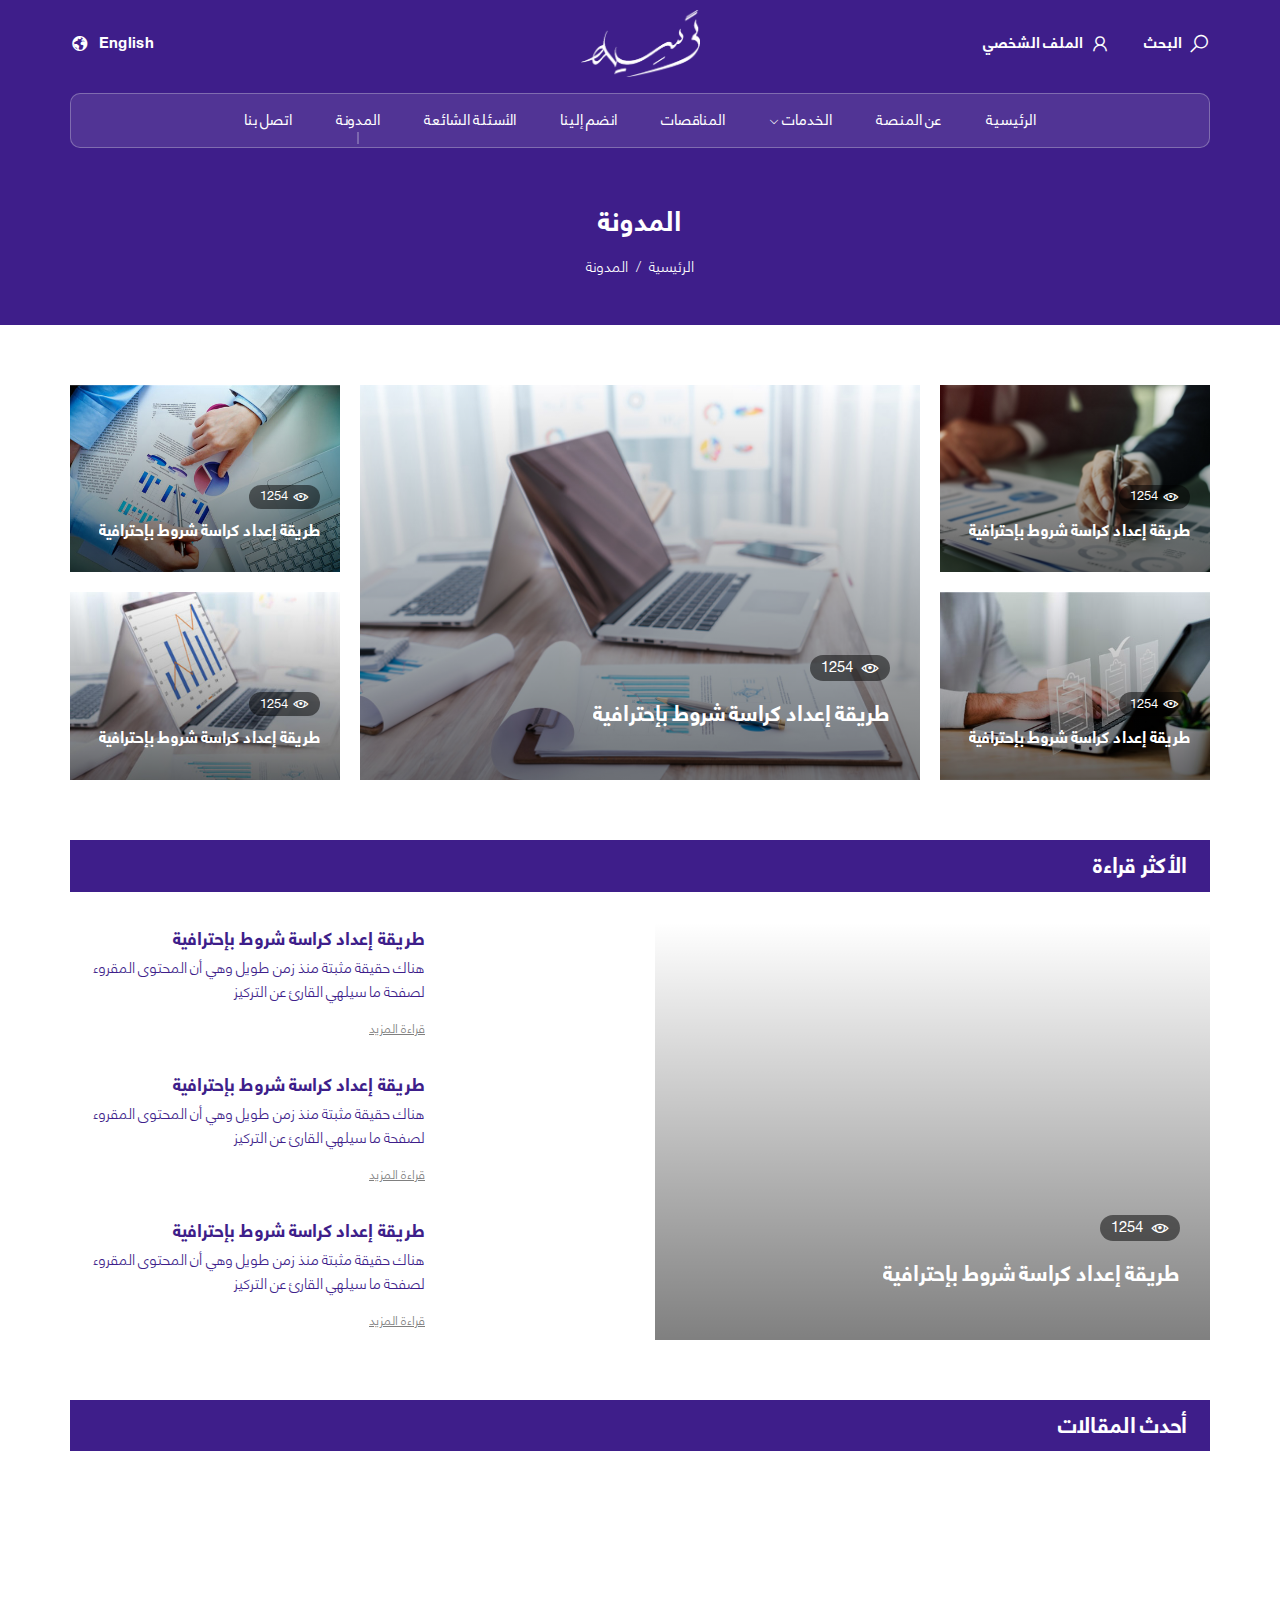
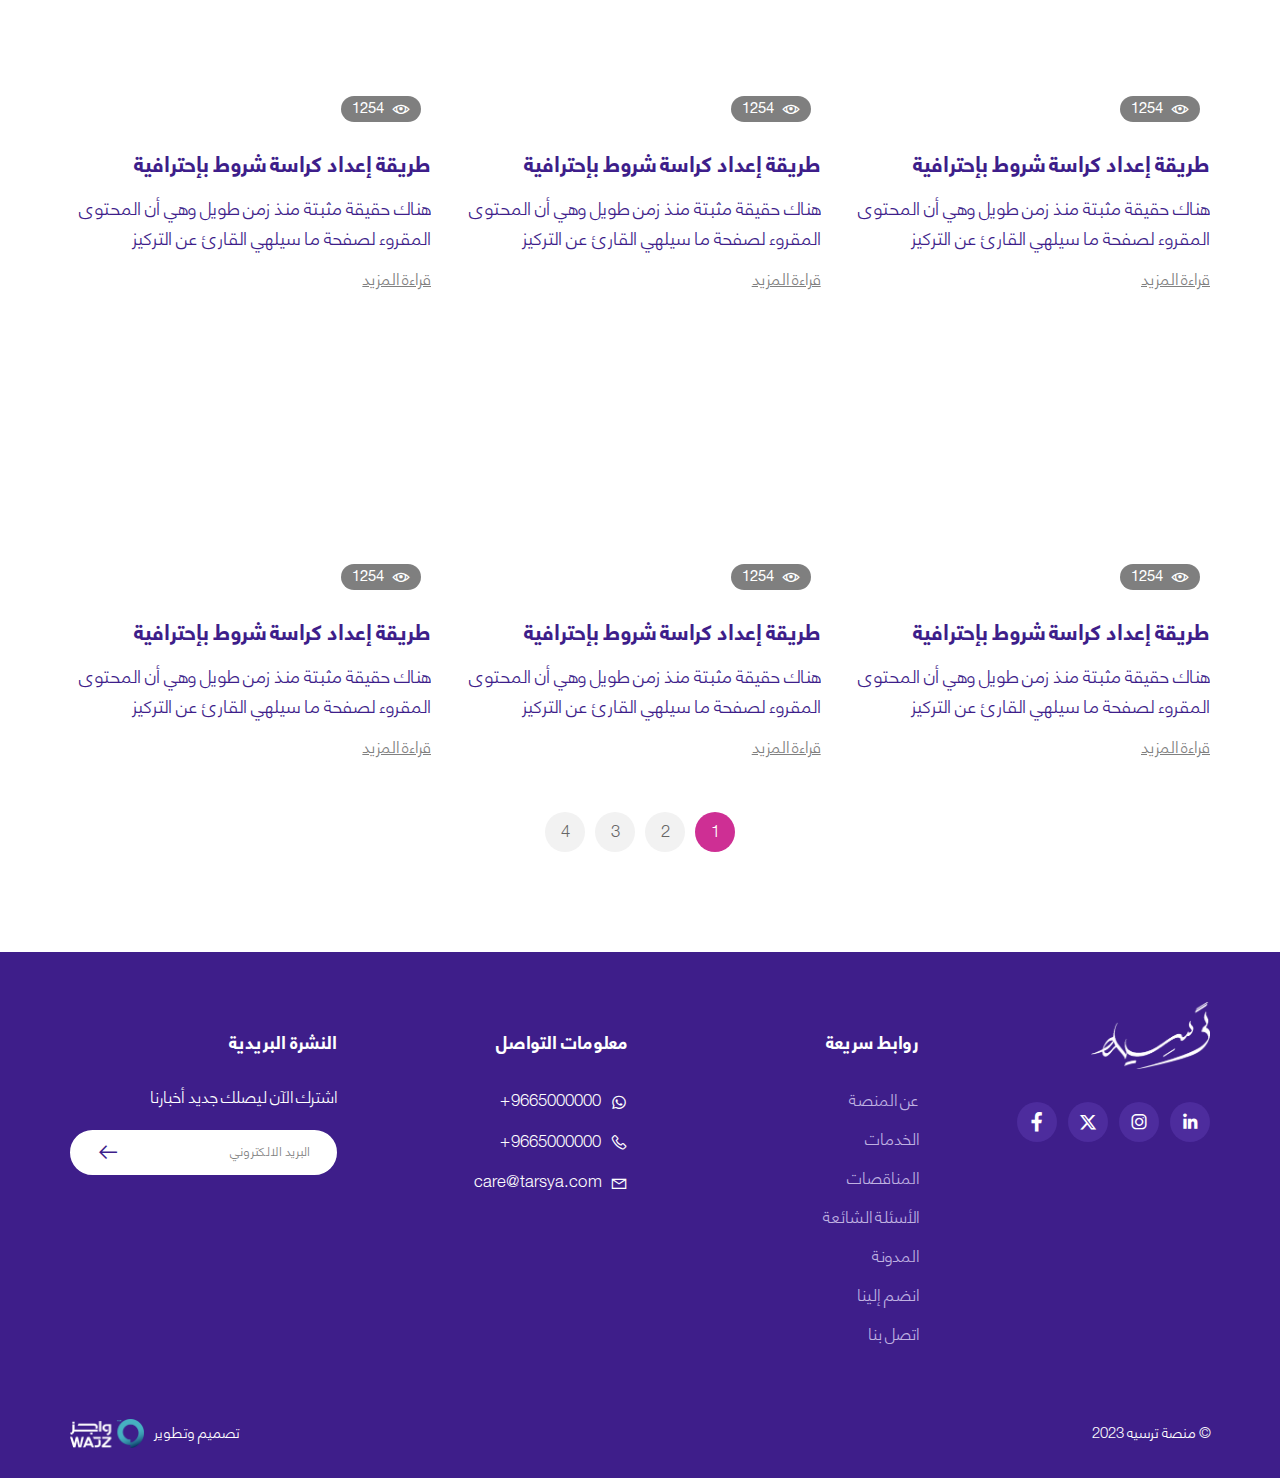
<file: blog.html>
<!DOCTYPE html>
<html dir="rtl" lang="ar">
  <head>
    <meta charset="UTF-8" />
    <meta
      name="viewport"
      content="width=device-width, initial-scale=1, shrink-to-fit=no, user-scalable=no"
    />
    <title>Tarsya</title>
    <link rel="shortcut icon" type="img/png" href="images/favicon.png" />
    <!-- <link rel="stylesheet" href="css/bootstrap.min.css" /> -->
    <link rel="stylesheet" href="css/bootstrap.rtl.min.css" />
    <link rel="stylesheet" href="css/swiper-bundle.min.css" />
    <link rel="stylesheet" href="css/fancybox.css" />
    <link rel="stylesheet" href="css/fontawesome.min.css" />
    <link rel="stylesheet" href="css/lineawesome.css" />
    <link rel="stylesheet" href="css/sal.css" />
    <link rel="stylesheet" href="css/jqueryUi.css" />
    <link rel="stylesheet" href="css/main.css" />
  </head>

  <body class="inner-page">
    <!-- Start Header -->
    <header>
      <div class="container">
        <div class="header">
          <div class="header-tools">
            <a role="button" class="header-icon search-btn">
              <i class="las la-search"></i>
              <span class="text"> البحث </span>
            </a>
            <a href="#!" class="header-icon user-btn">
              <i class="las la-user"></i>
              <span class="text"> الملف الشخصي </span>
            </a>
          </div>
          <a href="index.html" class="logo">
            <img src="images/logo.png" class="img-fluid" />
          </a>
          <div class="lang-content">
            <a href="en/index.html" class="lang">
              English
              <i class="las la-globe"></i>
            </a>
          </div>
          <div class="nav-btn">
            <div class="btn-bar menu"></div>
            <div class="btn-bar menu"></div>
            <div class="btn-bar menu"></div>
            <div class="btn-bar close"></div>
            <div class="btn-bar close"></div>
          </div>
        </div>
        <nav class="header-nav">
          <div class="background">
            <div class="portion"></div>
            <div class="portion"></div>
            <div class="portion"></div>
          </div>
          <ul class="nav-list">
            <li class="nav-item">
              <a href="index.html" class="nav-link"> الرئيسية </a>
            </li>
            <li class="nav-item">
              <a href="about.html" class="nav-link"> عن المنصة </a>
            </li>
            <li class="nav-item has-children">
              <a href="services.html" class="nav-link">
                الخدمات
                <i class="las la-angle-down"></i>
              </a>
              <div class="sub-menu">
                <div class="submenu-head">
                  <h4 class="submenu-title">الخدمات</h4>
                  <h6 class="submenu-subtitle">
                    نطوع خدماتنا بناءًا على إحتياجات عملاؤنا
                  </h6>
                </div>
                <ul class="submenu-list">
                  <li class="submenu-item">
                    <a href="serviceDetails.html" class="submenu-link">
                      إعداد العروض الفنية والمالية
                    </a>
                  </li>
                  <li class="submenu-item">
                    <a href="serviceDetails.html" class="submenu-link">
                      إعداد وتجهيز كراسات الشروط
                    </a>
                  </li>
                  <li class="submenu-item">
                    <a href="serviceDetails.html" class="submenu-link">
                      إعداد المحتوى المحلي
                    </a>
                  </li>
                  <li class="submenu-item">
                    <a href="serviceDetails.html" class="submenu-link">
                      تأهيل وتسجيل الشركات
                    </a>
                  </li>
                  <li class="submenu-item">
                    <a href="serviceDetails.html" class="submenu-link">
                      تحليل العروض
                    </a>
                  </li>
                  <li class="submenu-item">
                    <a href="serviceDetails.html" class="submenu-link">
                      طرح المناقصات في التطبيق
                    </a>
                  </li>
                  <li class="submenu-item">
                    <a href="serviceDetails.html" class="submenu-link">
                      التدريب على إعداد العروض
                    </a>
                  </li>
                  <li class="submenu-item">
                    <a href="serviceDetails.html" class="submenu-link">
                      عمل إجراءات تقديم العروض
                    </a>
                  </li>
                  <li class="submenu-item">
                    <a href="serviceDetails.html" class="submenu-link">
                      التدريب على إعداد كراسات الشروط
                    </a>
                  </li>
                </ul>
              </div>
            </li>
            <li class="nav-item">
              <a href="tenders.html" class="nav-link"> المناقصات </a>
            </li>
            <li class="nav-item">
              <a href="join.html" class="nav-link"> انضم إلينا </a>
            </li>
            <li class="nav-item">
              <a href="faq.html" class="nav-link"> الأسئلة الشائعة </a>
            </li>
            <li class="nav-item">
              <a href="blog.html" class="nav-link active"> المدونة </a>
            </li>
            <li class="nav-item">
              <a href="contact.html" class="nav-link"> اتصل بنا </a>
            </li>
            <li class="nav-item mobile-item">
              <a href="en/index.html" class="lang">
                English
                <i class="las la-globe"></i>
              </a>
            </li>
          </ul>
        </nav>
      </div>
    </header>
    <section class="search-modal">
      <div class="search-content">
        <div class="close-search">
          <i class="las la-times"></i>
        </div>
        <div class="search-form">
          <input type="text" class="search-input" placeholder="البحث" />
          <button class="search-btn">
            <i class="las la-search"></i>
          </button>
        </div>
      </div>
    </section>
    <!-- End Header -->

    <!-- Start Breadcrumb -->
    <section class="breadcrumb-section">
      <h1 class="page-title">المدونة</h1>
      <ul class="breadcrumb-list">
        <li>
          <a href="index.html">الرئيسية</a>
        </li>
        <li>
          <a href="blog.html">المدونة</a>
        </li>
      </ul>
    </section>
    <!-- End Breadcrumb -->

    <section class="page-content blog-page">
      <div class="container">
        <div class="blog-trend">
          <div class="trend-grid">
            <div class="post-item">
              <a href="blogPost.html" class="post-img loading-img lazy-img-parent">
                <img data-src="images/blog/1.jpg" class="img-fluid lazy-img" />
              </a>
              <div class="post-text">
                <h3 class="post-name">
                  <a href="blogPost.html"> طريقة إعداد كراسة شروط بإحترافية </a>
                </h3>
                <p class="post-summary">
                  هناك حقيقة مثبتة منذ زمن طويل وهي أن المحتوى المقروء لصفحة ما
                  سيلهي القارئ عن التركيز
                </p>
                <a href="blogPost.html" class="post-link"> قراءة المزيد </a>
                <span class="post-views">
                  <i class="las la-eye"></i>
                  1254
                </span>
              </div>
            </div>
            <div class="post-item">
              <a href="blogPost.html" class="post-img loading-img lazy-img-parent">
                <img data-src="images/blog/4.jpg" class="img-fluid lazy-img" />
              </a>
              <div class="post-text">
                <h3 class="post-name">
                  <a href="blogPost.html"> طريقة إعداد كراسة شروط بإحترافية </a>
                </h3>
                <p class="post-summary">
                  هناك حقيقة مثبتة منذ زمن طويل وهي أن المحتوى المقروء لصفحة ما
                  سيلهي القارئ عن التركيز
                </p>
                <a href="blogPost.html" class="post-link"> قراءة المزيد </a>
                <span class="post-views">
                  <i class="las la-eye"></i>
                  1254
                </span>
              </div>
            </div>
            <div class="post-item">
              <a href="blogPost.html" class="post-img loading-img lazy-img-parent">
                <img data-src="images/blog/2.jpg" class="img-fluid lazy-img" />
              </a>
              <div class="post-text">
                <h3 class="post-name">
                  <a href="blogPost.html"> طريقة إعداد كراسة شروط بإحترافية </a>
                </h3>
                <p class="post-summary">
                  هناك حقيقة مثبتة منذ زمن طويل وهي أن المحتوى المقروء لصفحة ما
                  سيلهي القارئ عن التركيز
                </p>
                <a href="blogPost.html" class="post-link"> قراءة المزيد </a>
                <span class="post-views">
                  <i class="las la-eye"></i>
                  1254
                </span>
              </div>
            </div>
            <div class="post-item">
              <a href="blogPost.html" class="post-img loading-img lazy-img-parent">
                <img data-src="images/blog/3.jpg" class="img-fluid lazy-img" />
              </a>
              <div class="post-text">
                <h3 class="post-name">
                  <a href="blogPost.html"> طريقة إعداد كراسة شروط بإحترافية </a>
                </h3>
                <p class="post-summary">
                  هناك حقيقة مثبتة منذ زمن طويل وهي أن المحتوى المقروء لصفحة ما
                  سيلهي القارئ عن التركيز
                </p>
                <a href="blogPost.html" class="post-link"> قراءة المزيد </a>
                <span class="post-views">
                  <i class="las la-eye"></i>
                  1254
                </span>
              </div>
            </div>
            <div class="post-item">
              <a href="blogPost.html" class="post-img loading-img lazy-img-parent">
                <img data-src="images/blog/5.jpg" class="img-fluid lazy-img" />
              </a>
              <div class="post-text">
                <h3 class="post-name">
                  <a href="blogPost.html"> طريقة إعداد كراسة شروط بإحترافية </a>
                </h3>
                <p class="post-summary">
                  هناك حقيقة مثبتة منذ زمن طويل وهي أن المحتوى المقروء لصفحة ما
                  سيلهي القارئ عن التركيز
                </p>
                <a href="blogPost.html" class="post-link"> قراءة المزيد </a>
                <span class="post-views">
                  <i class="las la-eye"></i>
                  1254
                </span>
              </div>
            </div>
          </div>
        </div>
        <div class="blog-top">
          <h2 class="blog-title">الأكثر قراءة</h2>
          <div class="top-grid">
            <div class="post-item">
              <a href="blogPost.html" class="post-img loading-img lazy-img-parent">
                <img data-src="images/blog/4.jpg" class="img-fluid lazy-img" />
              </a>
              <div class="post-text">
                <h3 class="post-name">
                  <a href="blogPost.html"> طريقة إعداد كراسة شروط بإحترافية </a>
                </h3>
                <p class="post-summary">
                  هناك حقيقة مثبتة منذ زمن طويل وهي أن المحتوى المقروء لصفحة ما
                  سيلهي القارئ عن التركيز
                </p>
                <a href="blogPost.html" class="post-link"> قراءة المزيد </a>
                <span class="post-views">
                  <i class="las la-eye"></i>
                  1254
                </span>
              </div>
            </div>
            <div class="post-item">
              <a href="blogPost.html" class="post-img loading-img lazy-img-parent">
                <img data-src="images/blog/2.jpg" class="img-fluid lazy-img" />
              </a>
              <div class="post-text">
                <h3 class="post-name">
                  <a href="blogPost.html"> طريقة إعداد كراسة شروط بإحترافية </a>
                </h3>
                <p class="post-summary">
                  هناك حقيقة مثبتة منذ زمن طويل وهي أن المحتوى المقروء لصفحة ما
                  سيلهي القارئ عن التركيز
                </p>
                <a href="blogPost.html" class="post-link"> قراءة المزيد </a>
                <span class="post-views">
                  <i class="las la-eye"></i>
                  1254
                </span>
              </div>
            </div>
            <div class="post-item">
              <a href="blogPost.html" class="post-img loading-img lazy-img-parent">
                <img data-src="images/blog/3.jpg" class="img-fluid lazy-img" />
              </a>
              <div class="post-text">
                <h3 class="post-name">
                  <a href="blogPost.html"> طريقة إعداد كراسة شروط بإحترافية </a>
                </h3>
                <p class="post-summary">
                  هناك حقيقة مثبتة منذ زمن طويل وهي أن المحتوى المقروء لصفحة ما
                  سيلهي القارئ عن التركيز
                </p>
                <a href="blogPost.html" class="post-link"> قراءة المزيد </a>
                <span class="post-views">
                  <i class="las la-eye"></i>
                  1254
                </span>
              </div>
            </div>
            <div class="post-item">
              <a href="blogPost.html" class="post-img loading-img lazy-img-parent">
                <img data-src="images/blog/5.jpg" class="img-fluid lazy-img" />
              </a>
              <div class="post-text">
                <h3 class="post-name">
                  <a href="blogPost.html"> طريقة إعداد كراسة شروط بإحترافية </a>
                </h3>
                <p class="post-summary">
                  هناك حقيقة مثبتة منذ زمن طويل وهي أن المحتوى المقروء لصفحة ما
                  سيلهي القارئ عن التركيز
                </p>
                <a href="blogPost.html" class="post-link"> قراءة المزيد </a>
                <span class="post-views">
                  <i class="las la-eye"></i>
                  1254
                </span>
              </div>
            </div>
          </div>
        </div>
        <div class="blog-latest">
          <h2 class="blog-title">أحدث المقالات</h2>
          <div class="blog-grid">
            <div class="post-item">
              <a href="blogPost.html" class="post-img loading-img lazy-img-parent">
                <img data-src="images/blog/1.jpg" class="img-fluid lazy-img" />
              </a>
              <div class="post-text">
                <h3 class="post-name">
                  <a href="blogPost.html"> طريقة إعداد كراسة شروط بإحترافية </a>
                </h3>
                <p class="post-summary">
                  هناك حقيقة مثبتة منذ زمن طويل وهي أن المحتوى المقروء لصفحة ما
                  سيلهي القارئ عن التركيز
                </p>
                <a href="blogPost.html" class="post-link"> قراءة المزيد </a>
                <span class="post-views">
                  <i class="las la-eye"></i>
                  1254
                </span>
              </div>
            </div>
            <div class="post-item">
              <a href="blogPost.html" class="post-img loading-img lazy-img-parent">
                <img data-src="images/blog/2.jpg" class="img-fluid lazy-img" />
              </a>
              <div class="post-text">
                <h3 class="post-name">
                  <a href="blogPost.html"> طريقة إعداد كراسة شروط بإحترافية </a>
                </h3>
                <p class="post-summary">
                  هناك حقيقة مثبتة منذ زمن طويل وهي أن المحتوى المقروء لصفحة ما
                  سيلهي القارئ عن التركيز
                </p>
                <a href="blogPost.html" class="post-link"> قراءة المزيد </a>
                <span class="post-views">
                  <i class="las la-eye"></i>
                  1254
                </span>
              </div>
            </div>
            <div class="post-item">
              <a href="blogPost.html" class="post-img loading-img lazy-img-parent">
                <img data-src="images/blog/3.jpg" class="img-fluid lazy-img" />
              </a>
              <div class="post-text">
                <h3 class="post-name">
                  <a href="blogPost.html"> طريقة إعداد كراسة شروط بإحترافية </a>
                </h3>
                <p class="post-summary">
                  هناك حقيقة مثبتة منذ زمن طويل وهي أن المحتوى المقروء لصفحة ما
                  سيلهي القارئ عن التركيز
                </p>
                <a href="blogPost.html" class="post-link"> قراءة المزيد </a>
                <span class="post-views">
                  <i class="las la-eye"></i>
                  1254
                </span>
              </div>
            </div>
            <div class="post-item">
              <a href="blogPost.html" class="post-img loading-img lazy-img-parent">
                <img data-src="images/blog/4.jpg" class="img-fluid lazy-img" />
              </a>
              <div class="post-text">
                <h3 class="post-name">
                  <a href="blogPost.html"> طريقة إعداد كراسة شروط بإحترافية </a>
                </h3>
                <p class="post-summary">
                  هناك حقيقة مثبتة منذ زمن طويل وهي أن المحتوى المقروء لصفحة ما
                  سيلهي القارئ عن التركيز
                </p>
                <a href="blogPost.html" class="post-link"> قراءة المزيد </a>
                <span class="post-views">
                  <i class="las la-eye"></i>
                  1254
                </span>
              </div>
            </div>
            <div class="post-item">
              <a href="blogPost.html" class="post-img loading-img lazy-img-parent">
                <img data-src="images/blog/5.jpg" class="img-fluid lazy-img" />
              </a>
              <div class="post-text">
                <h3 class="post-name">
                  <a href="blogPost.html"> طريقة إعداد كراسة شروط بإحترافية </a>
                </h3>
                <p class="post-summary">
                  هناك حقيقة مثبتة منذ زمن طويل وهي أن المحتوى المقروء لصفحة ما
                  سيلهي القارئ عن التركيز
                </p>
                <a href="blogPost.html" class="post-link"> قراءة المزيد </a>
                <span class="post-views">
                  <i class="las la-eye"></i>
                  1254
                </span>
              </div>
            </div>
            <div class="post-item">
              <a href="blogPost.html" class="post-img loading-img lazy-img-parent">
                <img data-src="images/blog/1.jpg" class="img-fluid lazy-img" />
              </a>
              <div class="post-text">
                <h3 class="post-name">
                  <a href="blogPost.html"> طريقة إعداد كراسة شروط بإحترافية </a>
                </h3>
                <p class="post-summary">
                  هناك حقيقة مثبتة منذ زمن طويل وهي أن المحتوى المقروء لصفحة ما
                  سيلهي القارئ عن التركيز
                </p>
                <a href="blogPost.html" class="post-link"> قراءة المزيد </a>
                <span class="post-views">
                  <i class="las la-eye"></i>
                  1254
                </span>
              </div>
            </div>
          </div>
        </div>
        <div class="pageing">
          <a href="#!" class="active">1</a>
          <a href="#!">2</a>
          <a href="#!">3</a>
          <a href="#!">4</a>
        </div>
      </div>
    </section>

    <!-- Start Footer -->
    <footer>
      <div class="container">
        <div class="footer">
          <div class="row">
            <div class="col-lg-3 col-12">
              <div class="footer-info">
                <div class="footer-logo">
                  <img src="images/logo.png" class="img-fluid" />
                </div>
                <div class="socials">
                  <a href="#!" target="_blank" class="social">
                    <i class="lab la-linkedin"></i>
                  </a>
                  <a href="#!" target="_blank" class="social">
                    <i class="lab la-instagram"></i>
                  </a>
                  <a href="#!" target="_blank" class="social">
                    <i class="fa-brands fa-twitter"></i>
                  </a>
                  <a href="#!" target="_blank" class="social">
                    <i class="lab la-facebook"></i>
                  </a>
                </div>
              </div>
            </div>
            <div class="col-lg-3 col-md-6">
              <div class="footer-nav">
                <h4 class="footer-title">روابط سريعة</h4>
                <ul class="footer-list">
                  <li class="footer-item">
                    <a href="about.html" class="footer-link">عن المنصة</a>
                  </li>
                  <li class="footer-item">
                    <a href="services.html" class="footer-link">الخدمات</a>
                  </li>
                  <li class="footer-item">
                    <a href="tenders.html" class="footer-link">المناقصات</a>
                  </li>
                  <li class="footer-item">
                    <a href="faq.html" class="footer-link">الأسئلة الشائعة</a>
                  </li>
                  <li class="footer-item">
                    <a href="blog.html" class="footer-link">المدونة</a>
                  </li>
                  <li class="footer-item">
                    <a href="join.html" class="footer-link">انضم إلينا</a>
                  </li>
                  <li class="footer-item">
                    <a href="contact.html" class="footer-link">اتصل بنا</a>
                  </li>
                </ul>
              </div>
            </div>
            <div class="col-lg-3 col-md-6">
              <div class="footer-contacts">
                <h4 class="footer-title">معلومات التواصل</h4>
                <ul class="contacts-list">
                  <li class="contact-item">
                    <a
                      href="https://wa.me/+9665000000"
                      target="_blank"
                      class="contact-link"
                    >
                      <i class="lab la-whatsapp"></i>
                      <span>+9665000000</span>
                    </a>
                  </li>
                  <li class="contact-item">
                    <a href="tel:+9665000000" class="contact-link">
                      <i class="las la-phone"></i>
                      <span>+9665000000</span>
                    </a>
                  </li>
                  <li class="contact-item">
                    <a href="mailto:care@tarsya.com" class="contact-link">
                      <i class="las la-envelope"></i>
                      <span>care@tarsya.com</span>
                    </a>
                  </li>
                </ul>
              </div>
            </div>
            <div class="col-lg-3 col-12">
              <div class="footer-newsletter">
                <h4 class="footer-title">النشرة البريدية</h4>
                <h5 class="newsletter-title">اشترك الآن ليصلك جديد أخبارنا</h5>
                <div class="newsletter-form">
                  <form>
                    <input
                      type="email"
                      placeholder="البريد الالكتروني"
                      class="newsletter-input"
                    />
                    <button type="submit" class="newsletter-btn">
                      <i class="las la-arrow-left"></i>
                    </button>
                  </form>
                </div>
              </div>
            </div>
          </div>
        </div>
        <div class="last-footer">
          <p class="copyrights">© منصة ترسيه 2023</p>
          <p class="copyrights">
            تصميم وتطوير
            <a href="https://wajz.sa/" target="_blank">
              <img src="images/wajz.png" alt="wajz" />
            </a>
          </p>
        </div>
      </div>
    </footer>
    <div class="arrow-top">
      <i class="las la-arrow-up"></i>
    </div>
    <!-- End Footer -->
    <script src="js/jquery.min.js"></script>
    <script src="js/popper.min.js"></script>
    <script src="js/bootstrap.min.js"></script>
    <script src="js/swiper-bundle.min.js"></script>
    <script src="js/fancybox.umd.js"></script>
    <script src="js/lazyload.js"></script>
    <script src="js/sal.js"></script>
    <script src="js/jqueryUi.js"></script>
    <script src="js/main.js"></script>
  </body>
</html>
</file>
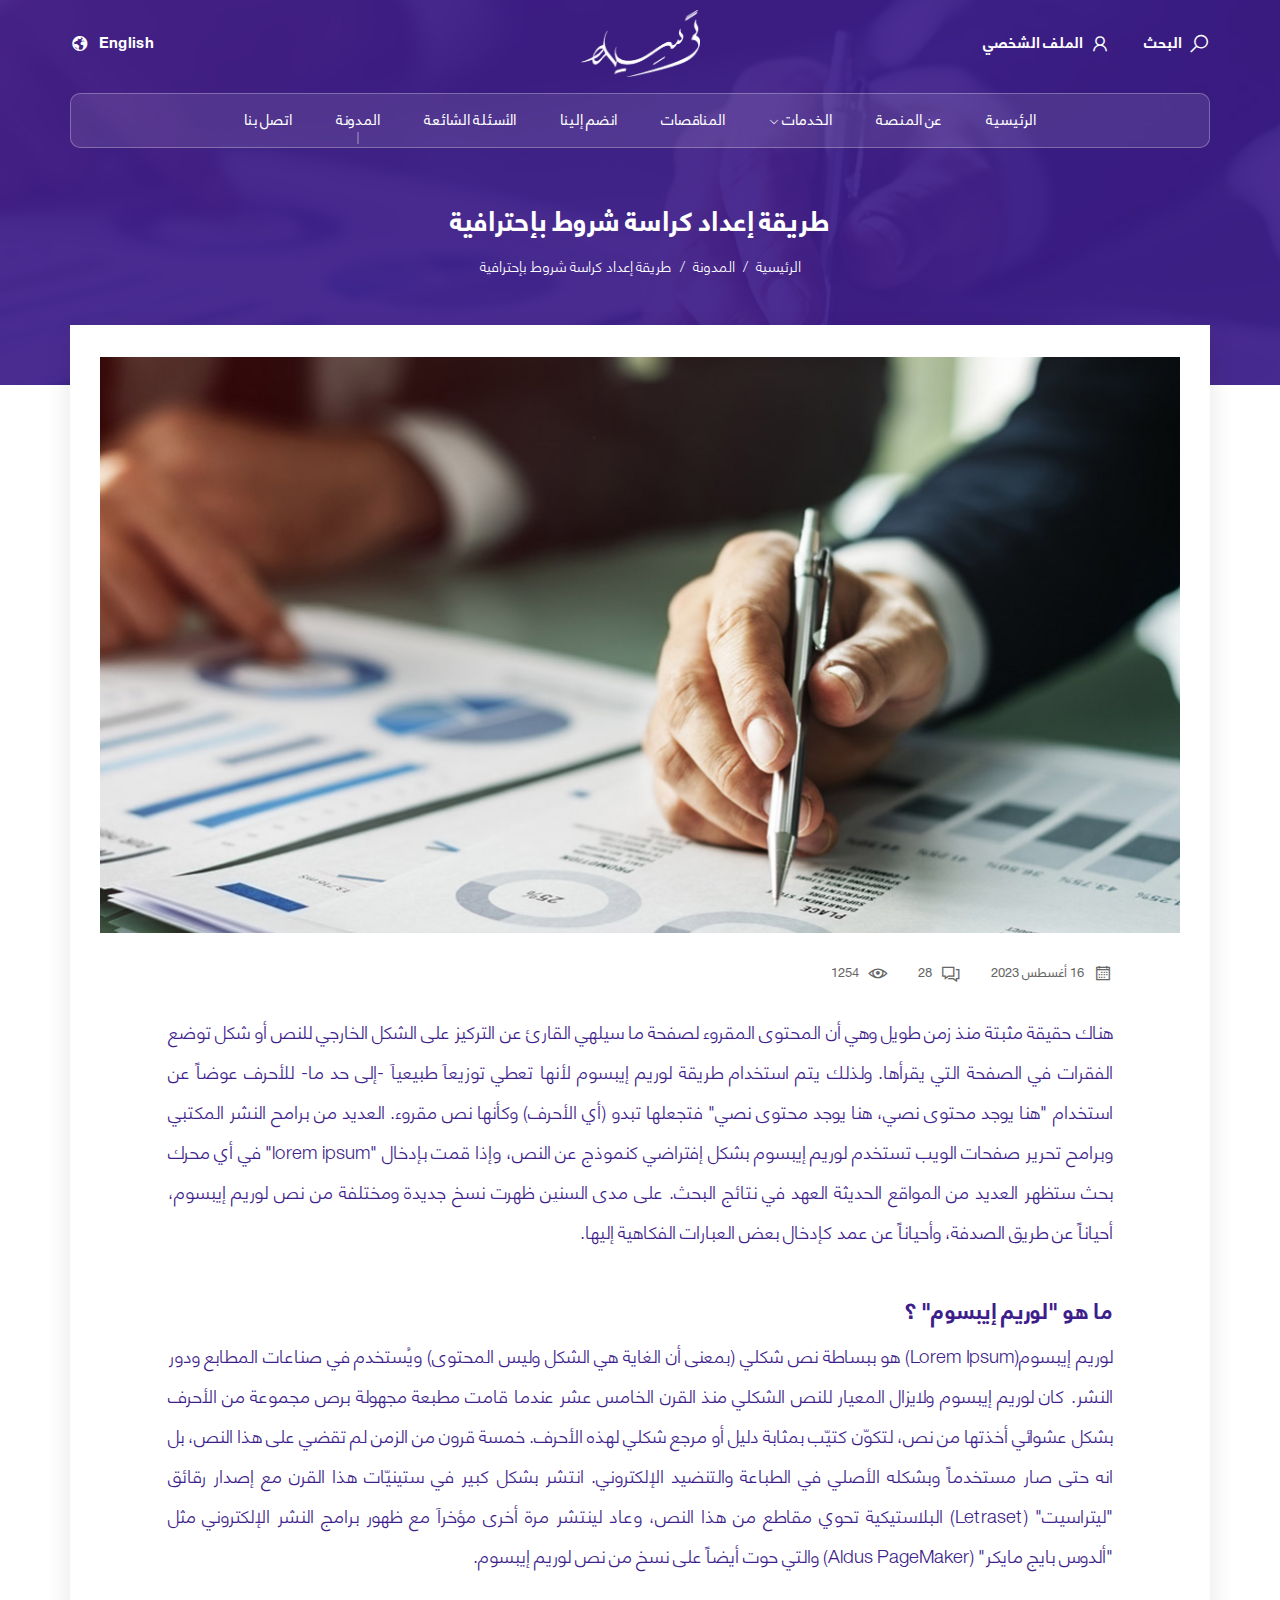
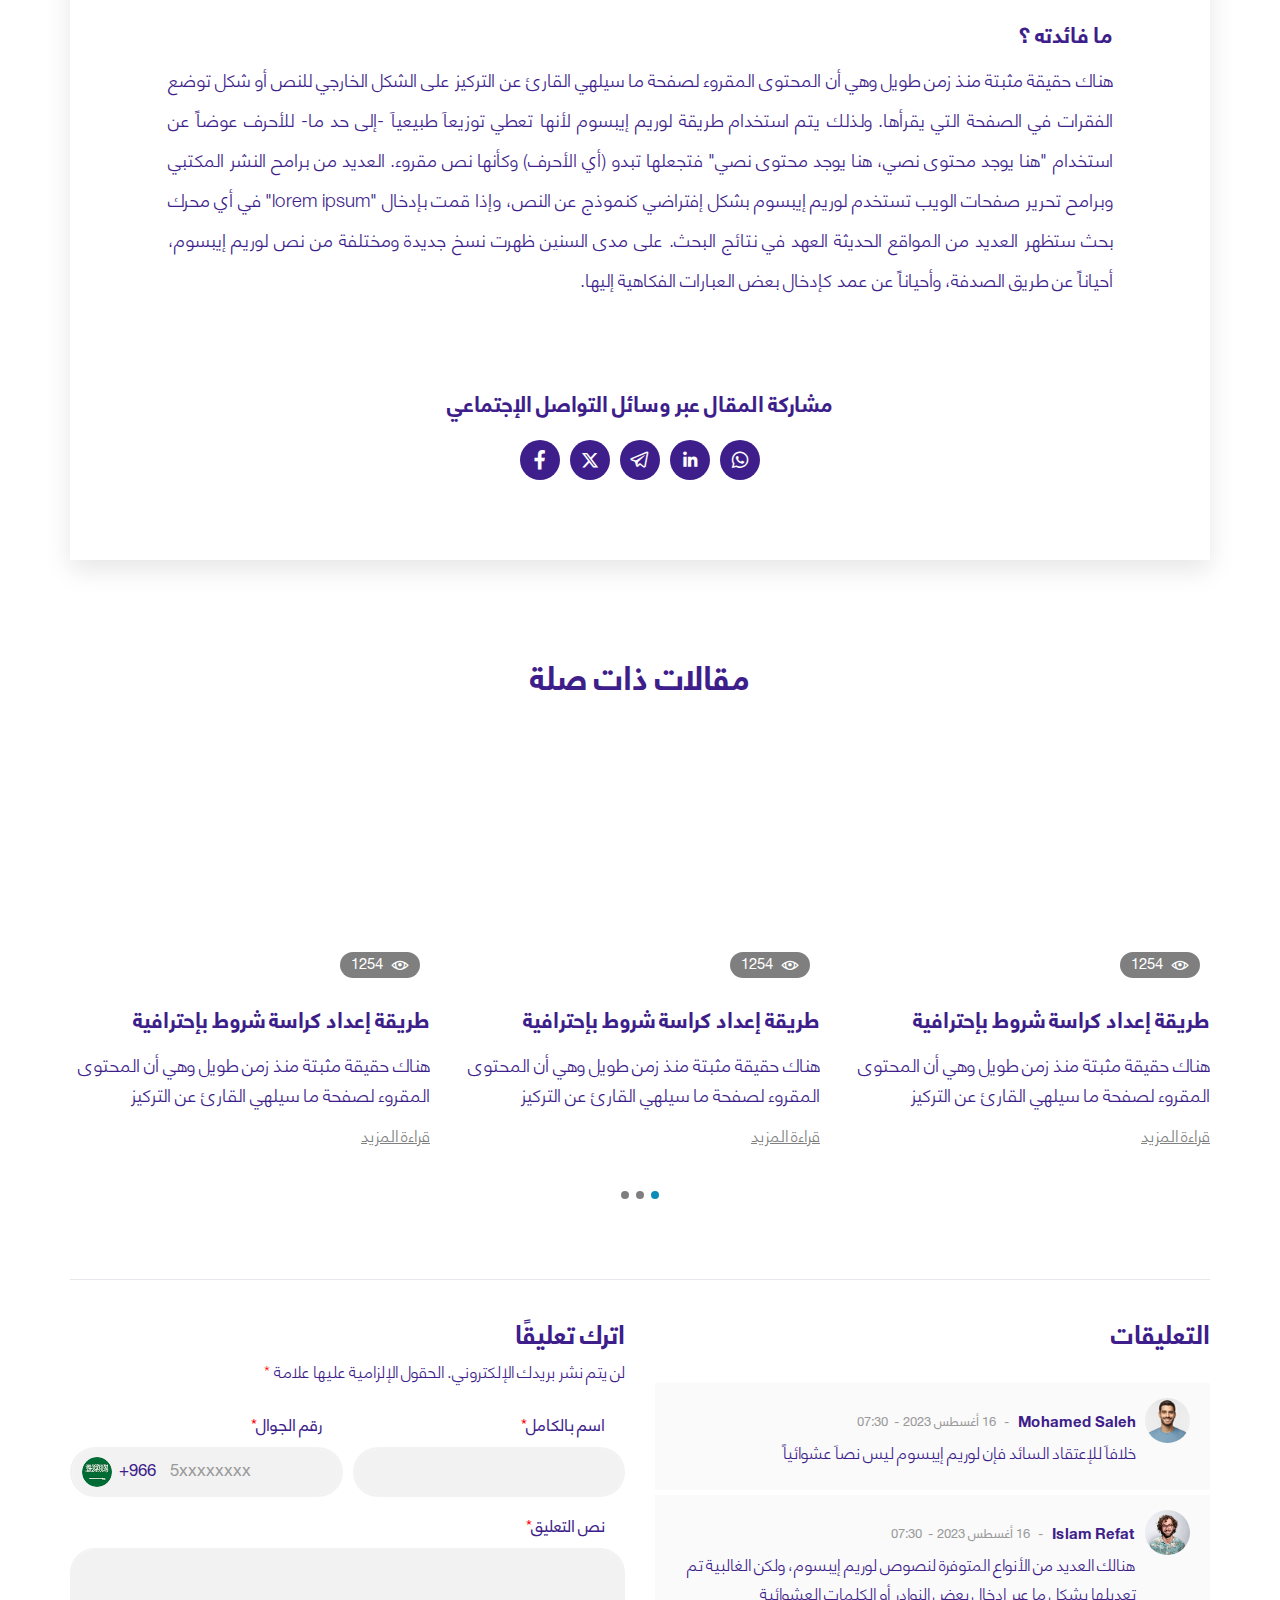
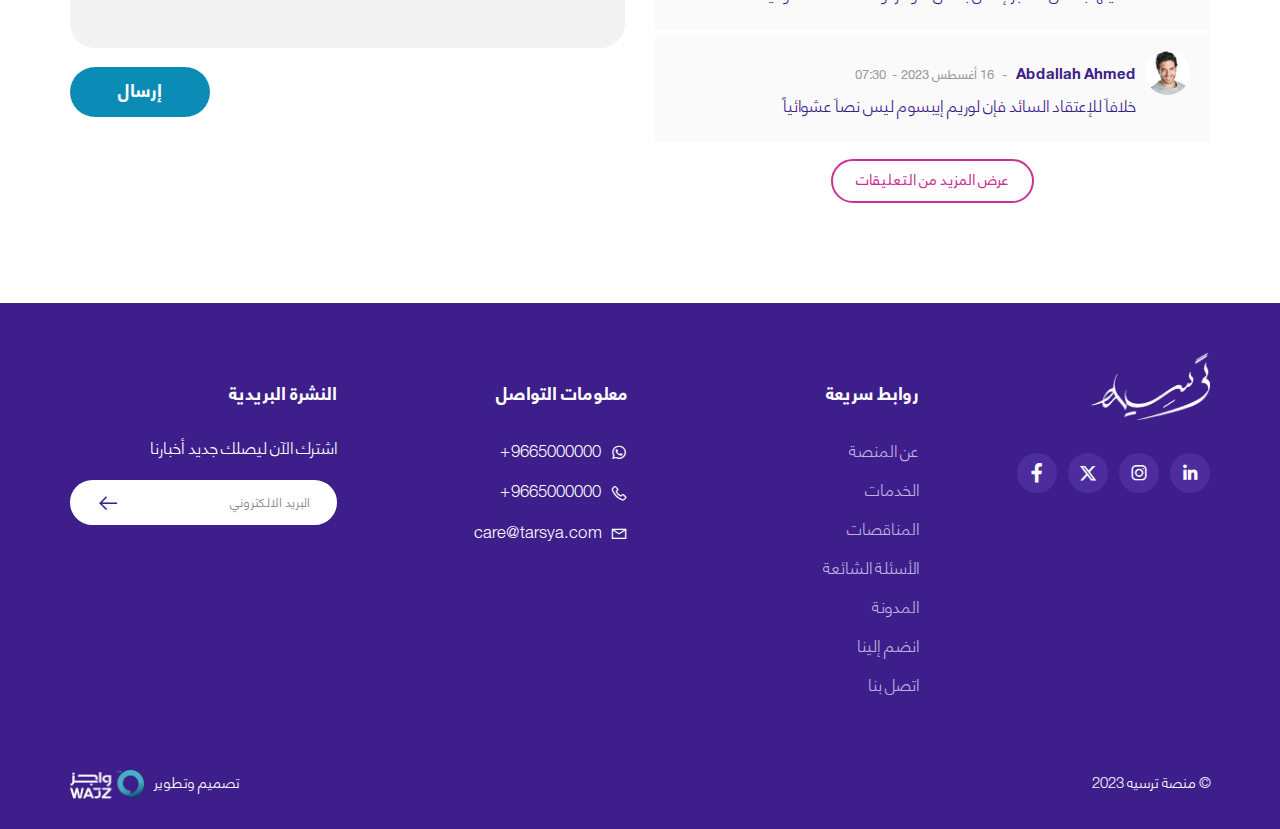
<file: blogPost.html>
<!DOCTYPE html>
<html dir="rtl" lang="ar">
  <head>
    <meta charset="UTF-8" />
    <meta
      name="viewport"
      content="width=device-width, initial-scale=1, shrink-to-fit=no, user-scalable=no"
    />
    <title>Tarsya</title>
    <link rel="shortcut icon" type="img/png" href="images/favicon.png" />
    <!-- <link rel="stylesheet" href="css/bootstrap.min.css" /> -->
    <link rel="stylesheet" href="css/bootstrap.rtl.min.css" />
    <link rel="stylesheet" href="css/swiper-bundle.min.css" />
    <link rel="stylesheet" href="css/fancybox.css" />
    <link rel="stylesheet" href="css/fontawesome.min.css" />
    <link rel="stylesheet" href="css/lineawesome.css" />
    <link rel="stylesheet" href="css/sal.css" />
    <link rel="stylesheet" href="css/jqueryUi.css" />
    <link rel="stylesheet" href="css/main.css" />
  </head>

  <body class="inner-page">
    <!-- Start Header -->
    <header>
      <div class="container">
        <div class="header">
          <div class="header-tools">
            <a role="button" class="header-icon search-btn">
              <i class="las la-search"></i>
              <span class="text"> البحث </span>
            </a>
            <a href="#!" class="header-icon user-btn">
              <i class="las la-user"></i>
              <span class="text"> الملف الشخصي </span>
            </a>
          </div>
          <a href="index.html" class="logo">
            <img src="images/logo.png" class="img-fluid" />
          </a>
          <div class="lang-content">
            <a href="en/index.html" class="lang">
              English
              <i class="las la-globe"></i>
            </a>
          </div>
          <div class="nav-btn">
            <div class="btn-bar menu"></div>
            <div class="btn-bar menu"></div>
            <div class="btn-bar menu"></div>
            <div class="btn-bar close"></div>
            <div class="btn-bar close"></div>
          </div>
        </div>
        <nav class="header-nav">
          <div class="background">
            <div class="portion"></div>
            <div class="portion"></div>
            <div class="portion"></div>
          </div>
          <ul class="nav-list">
            <li class="nav-item">
              <a href="index.html" class="nav-link"> الرئيسية </a>
            </li>
            <li class="nav-item">
              <a href="about.html" class="nav-link"> عن المنصة </a>
            </li>
            <li class="nav-item has-children">
              <a href="services.html" class="nav-link">
                الخدمات
                <i class="las la-angle-down"></i>
              </a>
              <div class="sub-menu">
                <div class="submenu-head">
                  <h4 class="submenu-title">الخدمات</h4>
                  <h6 class="submenu-subtitle">
                    نطوع خدماتنا بناءًا على إحتياجات عملاؤنا
                  </h6>
                </div>
                <ul class="submenu-list">
                  <li class="submenu-item">
                    <a href="serviceDetails.html" class="submenu-link">
                      إعداد العروض الفنية والمالية
                    </a>
                  </li>
                  <li class="submenu-item">
                    <a href="serviceDetails.html" class="submenu-link">
                      إعداد وتجهيز كراسات الشروط
                    </a>
                  </li>
                  <li class="submenu-item">
                    <a href="serviceDetails.html" class="submenu-link">
                      إعداد المحتوى المحلي
                    </a>
                  </li>
                  <li class="submenu-item">
                    <a href="serviceDetails.html" class="submenu-link">
                      تأهيل وتسجيل الشركات
                    </a>
                  </li>
                  <li class="submenu-item">
                    <a href="serviceDetails.html" class="submenu-link">
                      تحليل العروض
                    </a>
                  </li>
                  <li class="submenu-item">
                    <a href="serviceDetails.html" class="submenu-link">
                      طرح المناقصات في التطبيق
                    </a>
                  </li>
                  <li class="submenu-item">
                    <a href="serviceDetails.html" class="submenu-link">
                      التدريب على إعداد العروض
                    </a>
                  </li>
                  <li class="submenu-item">
                    <a href="serviceDetails.html" class="submenu-link">
                      عمل إجراءات تقديم العروض
                    </a>
                  </li>
                  <li class="submenu-item">
                    <a href="serviceDetails.html" class="submenu-link">
                      التدريب على إعداد كراسات الشروط
                    </a>
                  </li>
                </ul>
              </div>
            </li>
            <li class="nav-item">
              <a href="tenders.html" class="nav-link"> المناقصات </a>
            </li>
            <li class="nav-item">
              <a href="join.html" class="nav-link"> انضم إلينا </a>
            </li>
            <li class="nav-item">
              <a href="faq.html" class="nav-link"> الأسئلة الشائعة </a>
            </li>
            <li class="nav-item">
              <a href="blog.html" class="nav-link active"> المدونة </a>
            </li>
            <li class="nav-item">
              <a href="contact.html" class="nav-link"> اتصل بنا </a>
            </li>
            <li class="nav-item mobile-item">
              <a href="en/index.html" class="lang">
                English
                <i class="las la-globe"></i>
              </a>
            </li>
          </ul>
        </nav>
      </div>
    </header>
    <section class="search-modal">
      <div class="search-content">
        <div class="close-search">
          <i class="las la-times"></i>
        </div>
        <div class="search-form">
          <input type="text" class="search-input" placeholder="البحث" />
          <button class="search-btn">
            <i class="las la-search"></i>
          </button>
        </div>
      </div>
    </section>
    <!-- End Header -->

    <!-- Start Breadcrumb -->
    <section class="breadcrumb-section breadcrumb-bg">
      <img src="images/blog/1.jpg" class="breadcrumb-img" />
      <h1 class="page-title">طريقة إعداد كراسة شروط بإحترافية</h1>
      <ul class="breadcrumb-list">
        <li>
          <a href="index.html">الرئيسية</a>
        </li>
        <li>
          <a href="blog.html">المدونة</a>
        </li>
        <li>
          <a href="blogPost.html">طريقة إعداد كراسة شروط بإحترافية</a>
        </li>
      </ul>
    </section>
    <!-- End Breadcrumb -->

    <section class="page-content post-page">
      <div class="container">
        <div class="post-content">
          <div class="post-img">
            <img src="images/blog/1.jpg" class="img-fluid" />
          </div>
          <div class="post-informations">
            <span class="information-item">
              <i class="las la-calendar-alt"></i>
              16 أغسطس 2023
            </span>
            <a role="button" class="information-item scroll-btn">
              <i class="las la-comments"></i>
              28
            </a>
            <span class="information-item">
              <i class="las la-eye"></i>
              1254
            </span>
          </div>
          <div class="post-description">
            <p>
              هناك حقيقة مثبتة منذ زمن طويل وهي أن المحتوى المقروء لصفحة ما
              سيلهي القارئ عن التركيز على الشكل الخارجي للنص أو شكل توضع الفقرات
              في الصفحة التي يقرأها. ولذلك يتم استخدام طريقة لوريم إيبسوم لأنها
              تعطي توزيعاَ طبيعياَ -إلى حد ما- للأحرف عوضاً عن استخدام "هنا يوجد
              محتوى نصي، هنا يوجد محتوى نصي" فتجعلها تبدو (أي الأحرف) وكأنها نص
              مقروء. العديد من برامح النشر المكتبي وبرامح تحرير صفحات الويب
              تستخدم لوريم إيبسوم بشكل إفتراضي كنموذج عن النص، وإذا قمت بإدخال
              "lorem ipsum" في أي محرك بحث ستظهر العديد من المواقع الحديثة العهد
              في نتائج البحث. على مدى السنين ظهرت نسخ جديدة ومختلفة من نص لوريم
              إيبسوم، أحياناً عن طريق الصدفة، وأحياناً عن عمد كإدخال بعض
              العبارات الفكاهية إليها.
            </p>
            <h3>ما هو "لوريم إيبسوم" ؟</h3>
            <p>
              لوريم إيبسوم(Lorem Ipsum) هو ببساطة نص شكلي (بمعنى أن الغاية هي
              الشكل وليس المحتوى) ويُستخدم في صناعات المطابع ودور النشر. كان
              لوريم إيبسوم ولايزال المعيار للنص الشكلي منذ القرن الخامس عشر
              عندما قامت مطبعة مجهولة برص مجموعة من الأحرف بشكل عشوائي أخذتها من
              نص، لتكوّن كتيّب بمثابة دليل أو مرجع شكلي لهذه الأحرف. خمسة قرون
              من الزمن لم تقضي على هذا النص، بل انه حتى صار مستخدماً وبشكله
              الأصلي في الطباعة والتنضيد الإلكتروني. انتشر بشكل كبير في ستينيّات
              هذا القرن مع إصدار رقائق "ليتراسيت" (Letraset) البلاستيكية تحوي
              مقاطع من هذا النص، وعاد لينتشر مرة أخرى مؤخراَ مع ظهور برامج النشر
              الإلكتروني مثل "ألدوس بايج مايكر" (Aldus PageMaker) والتي حوت
              أيضاً على نسخ من نص لوريم إيبسوم.
            </p>
            <h3>ما فائدته ؟</h3>
            <p>
              هناك حقيقة مثبتة منذ زمن طويل وهي أن المحتوى المقروء لصفحة ما
              سيلهي القارئ عن التركيز على الشكل الخارجي للنص أو شكل توضع الفقرات
              في الصفحة التي يقرأها. ولذلك يتم استخدام طريقة لوريم إيبسوم لأنها
              تعطي توزيعاَ طبيعياَ -إلى حد ما- للأحرف عوضاً عن استخدام "هنا يوجد
              محتوى نصي، هنا يوجد محتوى نصي" فتجعلها تبدو (أي الأحرف) وكأنها نص
              مقروء. العديد من برامح النشر المكتبي وبرامح تحرير صفحات الويب
              تستخدم لوريم إيبسوم بشكل إفتراضي كنموذج عن النص، وإذا قمت بإدخال
              "lorem ipsum" في أي محرك بحث ستظهر العديد من المواقع الحديثة العهد
              في نتائج البحث. على مدى السنين ظهرت نسخ جديدة ومختلفة من نص لوريم
              إيبسوم، أحياناً عن طريق الصدفة، وأحياناً عن عمد كإدخال بعض
              العبارات الفكاهية إليها.
            </p>
          </div>
          <div class="post-share">
            <h6 class="share-title">
              مشاركة المقال عبر وسائل التواصل الإجتماعي
            </h6>
            <div class="share-methods">
              <a href="#!" target="_blank" class="share">
                <i class="lab la-whatsapp"></i>
              </a>
              <a href="#!" target="_blank" class="share">
                <i class="lab la-linkedin"></i>
              </a>
              <a href="#!" target="_blank" class="share">
                <i class="lab la-telegram"></i>
              </a>
              <a href="#!" target="_blank" class="share">
                <i class="lab la-twitter"></i>
              </a>
              <a href="#!" target="_blank" class="share">
                <i class="lab la-facebook"></i>
              </a>
            </div>
          </div>
        </div>
        <div class="post-related">
          <h2 class="related-title">مقالات ذات صلة</h2>
          <div class="blog-slider custom-slider">
            <div class="swiper">
              <div class="swiper-wrapper">
                <div class="swiper-slide">
                  <div class="post-item">
                    <a
                      href="blogPost.html"
                      class="post-img loading-img lazy-img-parent"
                    >
                      <img
                        data-src="images/blog/1.jpg"
                        class="img-fluid lazy-img"
                      />
                    </a>
                    <div class="post-text">
                      <h3 class="post-name">
                        <a href="blogPost.html">
                          طريقة إعداد كراسة شروط بإحترافية
                        </a>
                      </h3>
                      <p class="post-summary">
                        هناك حقيقة مثبتة منذ زمن طويل وهي أن المحتوى المقروء
                        لصفحة ما سيلهي القارئ عن التركيز
                      </p>
                      <a href="blogPost.html" class="post-link">
                        قراءة المزيد
                      </a>
                      <span class="post-views">
                        <i class="las la-eye"></i>
                        1254
                      </span>
                    </div>
                  </div>
                </div>
                <div class="swiper-slide">
                  <div class="post-item">
                    <a
                      href="blogPost.html"
                      class="post-img loading-img lazy-img-parent"
                    >
                      <img
                        data-src="images/blog/2.jpg"
                        class="img-fluid lazy-img"
                      />
                    </a>
                    <div class="post-text">
                      <h3 class="post-name">
                        <a href="blogPost.html">
                          طريقة إعداد كراسة شروط بإحترافية
                        </a>
                      </h3>
                      <p class="post-summary">
                        هناك حقيقة مثبتة منذ زمن طويل وهي أن المحتوى المقروء
                        لصفحة ما سيلهي القارئ عن التركيز
                      </p>
                      <a href="blogPost.html" class="post-link">
                        قراءة المزيد
                      </a>
                      <span class="post-views">
                        <i class="las la-eye"></i>
                        1254
                      </span>
                    </div>
                  </div>
                </div>
                <div class="swiper-slide">
                  <div class="post-item">
                    <a
                      href="blogPost.html"
                      class="post-img loading-img lazy-img-parent"
                    >
                      <img
                        data-src="images/blog/3.jpg"
                        class="img-fluid lazy-img"
                      />
                    </a>
                    <div class="post-text">
                      <h3 class="post-name">
                        <a href="blogPost.html">
                          طريقة إعداد كراسة شروط بإحترافية
                        </a>
                      </h3>
                      <p class="post-summary">
                        هناك حقيقة مثبتة منذ زمن طويل وهي أن المحتوى المقروء
                        لصفحة ما سيلهي القارئ عن التركيز
                      </p>
                      <a href="blogPost.html" class="post-link">
                        قراءة المزيد
                      </a>
                      <span class="post-views">
                        <i class="las la-eye"></i>
                        1254
                      </span>
                    </div>
                  </div>
                </div>
              </div>
            </div>
            <div class="swiper-pagination"></div>
          </div>
        </div>
        <div class="post-comments" id="comments">
          <div class="comments-list">
            <div class="comments-head">
              <h3 class="comments-title">التعليقات</h3>
            </div>
            <div class="comment-item">
              <div class="comment-img">
                <img src="images/users/1.jpg" />
              </div>
              <div class="comment-text">
                <div class="comment-head">
                  <h4 class="user-name">Mohamed Saleh</h4>
                  <h5 class="comment-time">
                    <span> 16 أغسطس 2023 </span>
                    <span> 07:30 </span>
                  </h5>
                </div>
                <p class="comment-body">
                  خلافاَ للإعتقاد السائد فإن لوريم إيبسوم ليس نصاَ عشوائياً
                </p>
              </div>
            </div>
            <div class="comment-item">
              <div class="comment-img">
                <img src="images/users/2.jpg" />
              </div>
              <div class="comment-text">
                <div class="comment-head">
                  <h4 class="user-name">Islam Refat</h4>
                  <h5 class="comment-time">
                    <span> 16 أغسطس 2023 </span>
                    <span> 07:30 </span>
                  </h5>
                </div>
                <p class="comment-body">
                  هنالك العديد من الأنواع المتوفرة لنصوص لوريم إيبسوم، ولكن
                  الغالبية تم تعديلها بشكل ما عبر إدخال بعض النوادر أو الكلمات
                  العشوائية
                </p>
              </div>
            </div>
            <div class="comment-item">
              <div class="comment-img">
                <img src="images/users/3.jpg" />
              </div>
              <div class="comment-text">
                <div class="comment-head">
                  <h4 class="user-name">Abdallah Ahmed</h4>
                  <h5 class="comment-time">
                    <span> 16 أغسطس 2023 </span>
                    <span> 07:30 </span>
                  </h5>
                </div>
                <p class="comment-body">
                  خلافاَ للإعتقاد السائد فإن لوريم إيبسوم ليس نصاَ عشوائياً
                </p>
              </div>
            </div>
            <a href="#!" class="more-comments"> عرض المزيد من التعليقات </a>
          </div>
          <div class="comments-form">
            <div class="comments-head">
              <h3 class="comments-title">اترك تعليقًا</h3>
              <h6 class="comments-hint">
                لن يتم نشر بريدك الإلكتروني. الحقول الإلزامية عليها علامة
              </h6>
            </div>
            <form>
              <div class="form-grid">
                <div class="form-group required">
                  <label class="form-label">اسم بالكامل</label>
                  <!-- <span class="form-error">الاسم بالكامل خطأ</span> -->
                  <input type="text" class="form-control" />
                </div>
                <div class="form-group required">
                  <label class="form-label">رقم الجوال</label>
                  <!-- <span class="form-error">رقم الجوال خطأ</span> -->
                  <div class="telephone-content">
                    <div class="country-code">
                      <img src="images/sa.png" />
                      <span>+966</span>
                    </div>
                    <input
                      type="tel"
                      class="form-control"
                      placeholder="5xxxxxxxx"
                    />
                  </div>
                </div>
              </div>
              <div class="form-group required">
                <label class="form-label">نص التعليق</label>
                <textarea class="form-control"></textarea>
              </div>
              <button class="submit-btn">إرسال</button>
            </form>
          </div>
        </div>
      </div>
    </section>

    <!-- Start Footer -->
    <footer>
      <div class="container">
        <div class="footer">
          <div class="row">
            <div class="col-lg-3 col-12">
              <div class="footer-info">
                <div class="footer-logo">
                  <img src="images/logo.png" class="img-fluid" />
                </div>
                <div class="socials">
                  <a href="#!" target="_blank" class="social">
                    <i class="lab la-linkedin"></i>
                  </a>
                  <a href="#!" target="_blank" class="social">
                    <i class="lab la-instagram"></i>
                  </a>
                  <a href="#!" target="_blank" class="social">
                    <i class="fa-brands fa-twitter"></i>
                  </a>
                  <a href="#!" target="_blank" class="social">
                    <i class="lab la-facebook"></i>
                  </a>
                </div>
              </div>
            </div>
            <div class="col-lg-3 col-md-6">
              <div class="footer-nav">
                <h4 class="footer-title">روابط سريعة</h4>
                <ul class="footer-list">
                  <li class="footer-item">
                    <a href="about.html" class="footer-link">عن المنصة</a>
                  </li>
                  <li class="footer-item">
                    <a href="services.html" class="footer-link">الخدمات</a>
                  </li>
                  <li class="footer-item">
                    <a href="tenders.html" class="footer-link">المناقصات</a>
                  </li>
                  <li class="footer-item">
                    <a href="faq.html" class="footer-link">الأسئلة الشائعة</a>
                  </li>
                  <li class="footer-item">
                    <a href="blog.html" class="footer-link">المدونة</a>
                  </li>
                  <li class="footer-item">
                    <a href="join.html" class="footer-link">انضم إلينا</a>
                  </li>
                  <li class="footer-item">
                    <a href="contact.html" class="footer-link">اتصل بنا</a>
                  </li>
                </ul>
              </div>
            </div>
            <div class="col-lg-3 col-md-6">
              <div class="footer-contacts">
                <h4 class="footer-title">معلومات التواصل</h4>
                <ul class="contacts-list">
                  <li class="contact-item">
                    <a
                      href="https://wa.me/+9665000000"
                      target="_blank"
                      class="contact-link"
                    >
                      <i class="lab la-whatsapp"></i>
                      <span>+9665000000</span>
                    </a>
                  </li>
                  <li class="contact-item">
                    <a href="tel:+9665000000" class="contact-link">
                      <i class="las la-phone"></i>
                      <span>+9665000000</span>
                    </a>
                  </li>
                  <li class="contact-item">
                    <a href="mailto:care@tarsya.com" class="contact-link">
                      <i class="las la-envelope"></i>
                      <span>care@tarsya.com</span>
                    </a>
                  </li>
                </ul>
              </div>
            </div>
            <div class="col-lg-3 col-12">
              <div class="footer-newsletter">
                <h4 class="footer-title">النشرة البريدية</h4>
                <h5 class="newsletter-title">اشترك الآن ليصلك جديد أخبارنا</h5>
                <div class="newsletter-form">
                  <form>
                    <input
                      type="email"
                      placeholder="البريد الالكتروني"
                      class="newsletter-input"
                    />
                    <button type="submit" class="newsletter-btn">
                      <i class="las la-arrow-left"></i>
                    </button>
                  </form>
                </div>
              </div>
            </div>
          </div>
        </div>
        <div class="last-footer">
          <p class="copyrights">© منصة ترسيه 2023</p>
          <p class="copyrights">
            تصميم وتطوير
            <a href="https://wajz.sa/" target="_blank">
              <img src="images/wajz.png" alt="wajz" />
            </a>
          </p>
        </div>
      </div>
    </footer>
    <div class="arrow-top">
      <i class="las la-arrow-up"></i>
    </div>
    <!-- End Footer -->
    <script src="js/jquery.min.js"></script>
    <script src="js/popper.min.js"></script>
    <script src="js/bootstrap.min.js"></script>
    <script src="js/swiper-bundle.min.js"></script>
    <script src="js/fancybox.umd.js"></script>
    <script src="js/lazyload.js"></script>
    <script src="js/sal.js"></script>
    <script src="js/jqueryUi.js"></script>
    <script src="js/main.js"></script>
  </body>
</html>
</file>
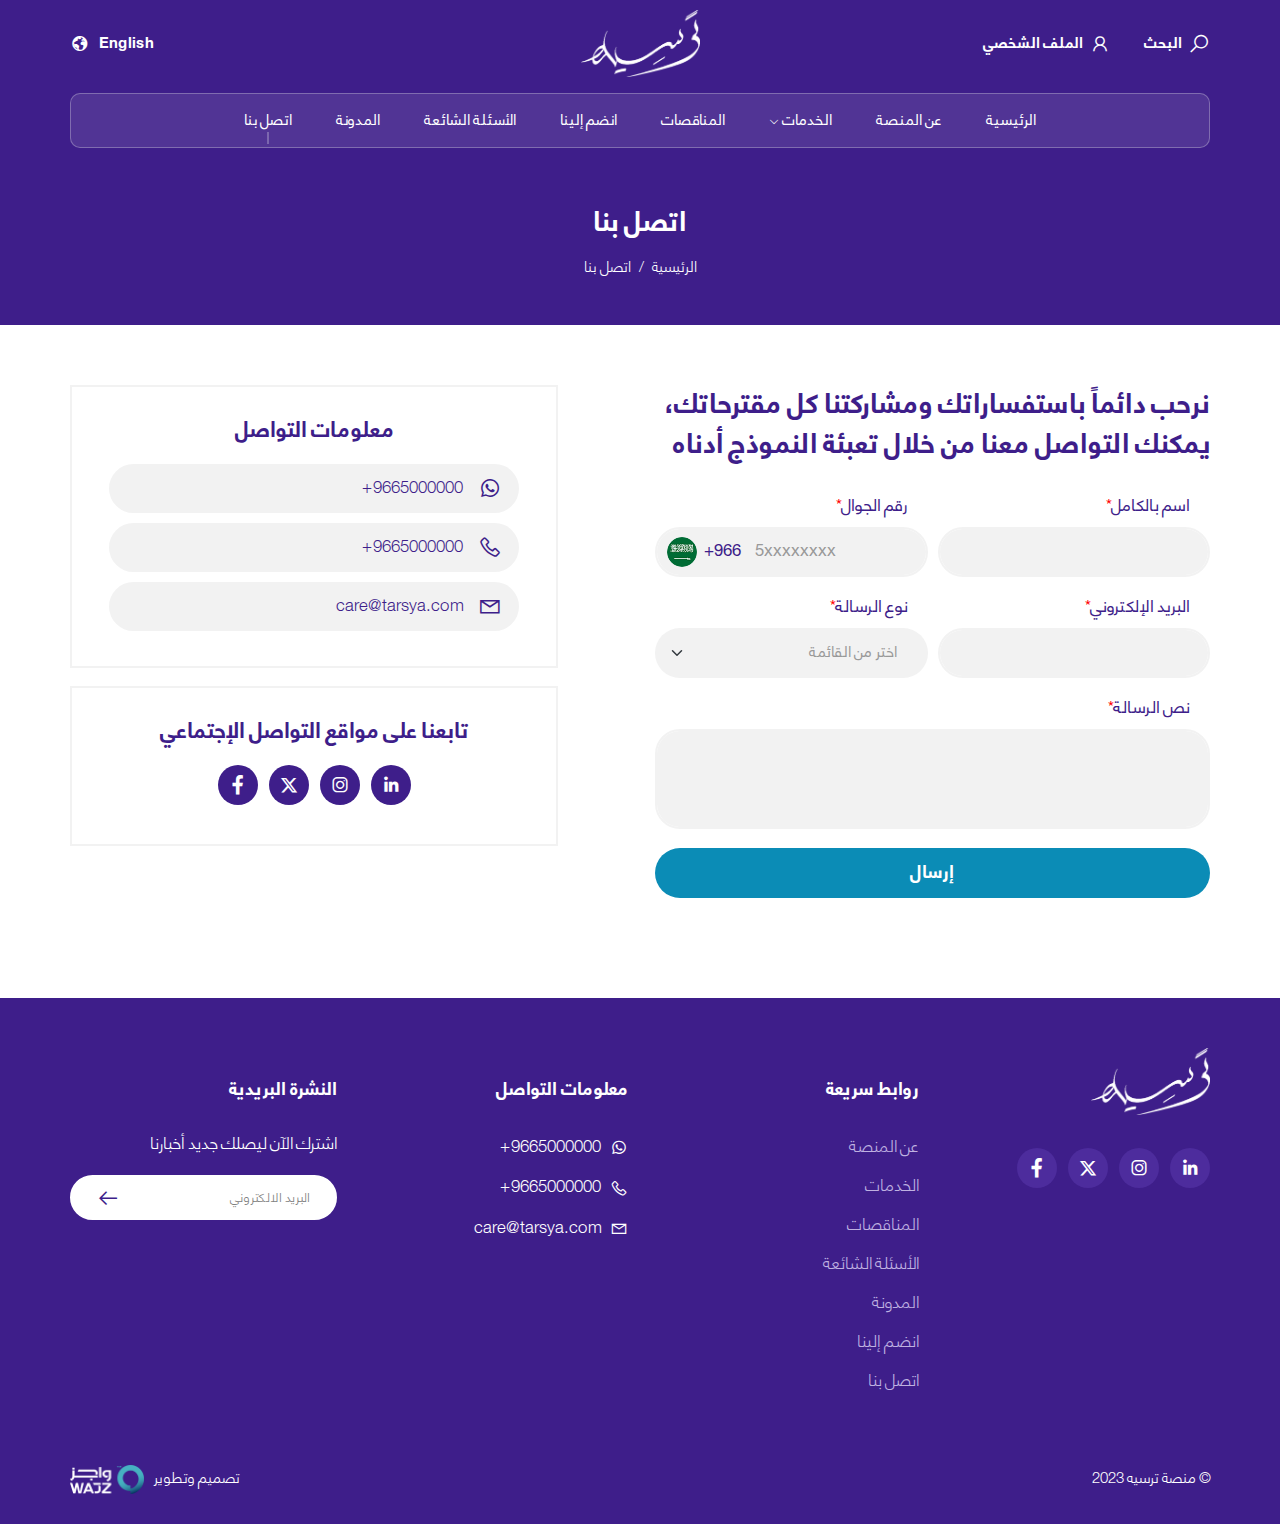
<file: contact.html>
<!DOCTYPE html>
<html dir="rtl" lang="ar">
  <head>
    <meta charset="UTF-8" />
    <meta
      name="viewport"
      content="width=device-width, initial-scale=1, shrink-to-fit=no, user-scalable=no"
    />
    <title>Tarsya</title>
    <link rel="shortcut icon" type="img/png" href="images/favicon.png" />
    <!-- <link rel="stylesheet" href="css/bootstrap.min.css" /> -->
    <link rel="stylesheet" href="css/bootstrap.rtl.min.css" />
    <link rel="stylesheet" href="css/swiper-bundle.min.css" />
    <link rel="stylesheet" href="css/fancybox.css" />
    <link rel="stylesheet" href="css/fontawesome.min.css" />
    <link rel="stylesheet" href="css/lineawesome.css" />
    <link rel="stylesheet" href="css/sal.css" />
    <link rel="stylesheet" href="css/jqueryUi.css" />
    <link rel="stylesheet" href="css/main.css" />
  </head>

  <body class="inner-page">
    <!-- Start Header -->
    <header>
      <div class="container">
        <div class="header">
          <div class="header-tools">
            <a role="button" class="header-icon search-btn">
              <i class="las la-search"></i>
              <span class="text"> البحث </span>
            </a>
            <a href="#!" class="header-icon user-btn">
              <i class="las la-user"></i>
              <span class="text"> الملف الشخصي </span>
            </a>
          </div>
          <a href="index.html" class="logo">
            <img src="images/logo.png" class="img-fluid" />
          </a>
          <div class="lang-content">
            <a href="en/index.html" class="lang">
              English
              <i class="las la-globe"></i>
            </a>
          </div>
          <div class="nav-btn">
            <div class="btn-bar menu"></div>
            <div class="btn-bar menu"></div>
            <div class="btn-bar menu"></div>
            <div class="btn-bar close"></div>
            <div class="btn-bar close"></div>
          </div>
        </div>
        <nav class="header-nav">
          <div class="background">
            <div class="portion"></div>
            <div class="portion"></div>
            <div class="portion"></div>
          </div>
          <ul class="nav-list">
            <li class="nav-item">
              <a href="index.html" class="nav-link"> الرئيسية </a>
            </li>
            <li class="nav-item">
              <a href="about.html" class="nav-link"> عن المنصة </a>
            </li>
            <li class="nav-item has-children">
              <a href="services.html" class="nav-link">
                الخدمات
                <i class="las la-angle-down"></i>
              </a>
              <div class="sub-menu">
                <div class="submenu-head">
                  <h4 class="submenu-title">الخدمات</h4>
                  <h6 class="submenu-subtitle">
                    نطوع خدماتنا بناءًا على إحتياجات عملاؤنا
                  </h6>
                </div>
                <ul class="submenu-list">
                  <li class="submenu-item">
                    <a href="serviceDetails.html" class="submenu-link">
                      إعداد العروض الفنية والمالية
                    </a>
                  </li>
                  <li class="submenu-item">
                    <a href="serviceDetails.html" class="submenu-link">
                      إعداد وتجهيز كراسات الشروط
                    </a>
                  </li>
                  <li class="submenu-item">
                    <a href="serviceDetails.html" class="submenu-link">
                      إعداد المحتوى المحلي
                    </a>
                  </li>
                  <li class="submenu-item">
                    <a href="serviceDetails.html" class="submenu-link">
                      تأهيل وتسجيل الشركات
                    </a>
                  </li>
                  <li class="submenu-item">
                    <a href="serviceDetails.html" class="submenu-link">
                      تحليل العروض
                    </a>
                  </li>
                  <li class="submenu-item">
                    <a href="serviceDetails.html" class="submenu-link">
                      طرح المناقصات في التطبيق
                    </a>
                  </li>
                  <li class="submenu-item">
                    <a href="serviceDetails.html" class="submenu-link">
                      التدريب على إعداد العروض
                    </a>
                  </li>
                  <li class="submenu-item">
                    <a href="serviceDetails.html" class="submenu-link">
                      عمل إجراءات تقديم العروض
                    </a>
                  </li>
                  <li class="submenu-item">
                    <a href="serviceDetails.html" class="submenu-link">
                      التدريب على إعداد كراسات الشروط
                    </a>
                  </li>
                </ul>
              </div>
            </li>
            <li class="nav-item">
              <a href="tenders.html" class="nav-link"> المناقصات </a>
            </li>
            <li class="nav-item">
              <a href="join.html" class="nav-link"> انضم إلينا </a>
            </li>
            <li class="nav-item">
              <a href="faq.html" class="nav-link"> الأسئلة الشائعة </a>
            </li>
            <li class="nav-item">
              <a href="blog.html" class="nav-link"> المدونة </a>
            </li>
            <li class="nav-item">
              <a href="contact.html" class="nav-link active"> اتصل بنا </a>
            </li>
            <li class="nav-item mobile-item">
              <a href="en/index.html" class="lang">
                English
                <i class="las la-globe"></i>
              </a>
            </li>
          </ul>
        </nav>
      </div>
    </header>
    <section class="search-modal">
      <div class="search-content">
        <div class="close-search">
          <i class="las la-times"></i>
        </div>
        <div class="search-form">
          <input type="text" class="search-input" placeholder="البحث" />
          <button class="search-btn">
            <i class="las la-search"></i>
          </button>
        </div>
      </div>
    </section>
    <!-- End Header -->

    <!-- Start Breadcrumb -->
    <section class="breadcrumb-section">
      <h1 class="page-title">اتصل بنا</h1>
      <ul class="breadcrumb-list">
        <li>
          <a href="index.html">الرئيسية</a>
        </li>
        <li>
          <a href="contact.html">اتصل بنا</a>
        </li>
      </ul>
    </section>
    <!-- End Breadcrumb -->

    <section class="page-content contact-page">
      <div class="container">
        <div class="contact-content">
          <div class="contact-form">
            <h2 class="contact-title">
              نرحب دائماً باستفساراتك ومشاركتنا كل مقترحاتك، يمكنك التواصل معنا
              من خلال تعبئة النموذج أدناه
            </h2>
            <form>
              <div class="form-grid">
                <div class="form-group required">
                  <label class="form-label">اسم بالكامل</label>
                  <!-- <span class="form-error">الاسم بالكامل خطأ</span> -->
                  <input type="text" class="form-control" />
                </div>
                <div class="form-group required">
                  <label class="form-label">رقم الجوال</label>
                  <!-- <span class="form-error">رقم الجوال خطأ</span> -->
                  <div class="telephone-content">
                    <div class="country-code">
                      <img src="images/sa.png" />
                      <span>+966</span>
                    </div>
                    <input
                      type="tel"
                      class="form-control"
                      placeholder="5xxxxxxxx"
                    />
                  </div>
                </div>
                <div class="form-group required">
                  <label class="form-label">البريد الإلكتروني</label>
                  <input type="email" class="form-control" />
                </div>
                <div class="form-group required">
                  <label class="form-label">نوع الرسالة</label>
                  <select class="form-select">
                    <option hidden>اختر من القائمة</option>
                    <option value="1">نوع الرسالة</option>
                    <option value="2">نوع الرسالة</option>
                    <option value="3">نوع الرسالة</option>
                    <option value="4">نوع الرسالة</option>
                    <option value="5">نوع الرسالة</option>
                  </select>
                </div>
              </div>
              <div class="form-group required">
                <label class="form-label">نص الرسالة</label>
                <textarea class="form-control"></textarea>
              </div>
              <!-- <button class="submit-btn" type="submit">إرسال</button> -->
              <button
                type="button"
                class="submit-btn"
                data-bs-toggle="modal"
                data-bs-target="#successModal"
              >
                إرسال
              </button>
            </form>
          </div>
          <div class="contact-informations">
            <div class="contact-methods contact-block">
              <h3 class="contact-informations-title">معلومات التواصل</h3>
              <div class="methods-list">
                <a
                  href="https://wa.me/+9665000000"
                  target="_blank"
                  class="contact-method"
                >
                  <i class="lab la-whatsapp"></i>
                  <span>+9665000000</span>
                </a>
                <a href="tel:+9665000000" class="contact-method">
                  <i class="las la-phone"></i>
                  <span>+9665000000</span>
                </a>
                <a href="mailto:care@tarsya.com" class="contact-method">
                  <i class="las la-envelope"></i>
                  <span>care@tarsya.com</span>
                </a>
              </div>
            </div>
            <div class="contact-socials contact-block">
              <h3 class="contact-informations-title">تابعنا على مواقع التواصل الإجتماعي</h3>
              <div class="socials">
                <a href="#!" target="_blank" class="social">
                  <i class="lab la-linkedin"></i>
                </a>
                <a href="#!" target="_blank" class="social">
                  <i class="lab la-instagram"></i>
                </a>
                <a href="#!" target="_blank" class="social">
                  <i class="fa-brands fa-twitter"></i>
                </a>
                <a href="#!" target="_blank" class="social">
                  <i class="lab la-facebook"></i>
                </a>
              </div>
            </div>
          </div>
        </div>
      </div>
    </section>

    <!-- Start Footer -->
    <footer>
      <div class="container">
        <div class="footer">
          <div class="row">
            <div class="col-lg-3 col-12">
              <div class="footer-info">
                <div class="footer-logo">
                  <img src="images/logo.png" class="img-fluid" />
                </div>
                <div class="socials">
                  <a href="#!" target="_blank" class="social">
                    <i class="lab la-linkedin"></i>
                  </a>
                  <a href="#!" target="_blank" class="social">
                    <i class="lab la-instagram"></i>
                  </a>
                  <a href="#!" target="_blank" class="social">
                    <i class="fa-brands fa-twitter"></i>
                  </a>
                  <a href="#!" target="_blank" class="social">
                    <i class="lab la-facebook"></i>
                  </a>
                </div>
              </div>
            </div>
            <div class="col-lg-3 col-md-6">
              <div class="footer-nav">
                <h4 class="footer-title">روابط سريعة</h4>
                <ul class="footer-list">
                  <li class="footer-item">
                    <a href="about.html" class="footer-link">عن المنصة</a>
                  </li>
                  <li class="footer-item">
                    <a href="services.html" class="footer-link">الخدمات</a>
                  </li>
                  <li class="footer-item">
                    <a href="tenders.html" class="footer-link">المناقصات</a>
                  </li>
                  <li class="footer-item">
                    <a href="faq.html" class="footer-link">الأسئلة الشائعة</a>
                  </li>
                  <li class="footer-item">
                    <a href="blog.html" class="footer-link">المدونة</a>
                  </li>
                  <li class="footer-item">
                    <a href="join.html" class="footer-link">انضم إلينا</a>
                  </li>
                  <li class="footer-item">
                    <a href="contact.html" class="footer-link">اتصل بنا</a>
                  </li>
                </ul>
              </div>
            </div>
            <div class="col-lg-3 col-md-6">
              <div class="footer-contacts">
                <h4 class="footer-title">معلومات التواصل</h4>
                <ul class="contacts-list">
                  <li class="contact-item">
                    <a
                      href="https://wa.me/+9665000000"
                      target="_blank"
                      class="contact-link"
                    >
                      <i class="lab la-whatsapp"></i>
                      <span>+9665000000</span>
                    </a>
                  </li>
                  <li class="contact-item">
                    <a href="tel:+9665000000" class="contact-link">
                      <i class="las la-phone"></i>
                      <span>+9665000000</span>
                    </a>
                  </li>
                  <li class="contact-item">
                    <a href="mailto:care@tarsya.com" class="contact-link">
                      <i class="las la-envelope"></i>
                      <span>care@tarsya.com</span>
                    </a>
                  </li>
                </ul>
              </div>
            </div>
            <div class="col-lg-3 col-12">
              <div class="footer-newsletter">
                <h4 class="footer-title">النشرة البريدية</h4>
                <h5 class="newsletter-title">اشترك الآن ليصلك جديد أخبارنا</h5>
                <div class="newsletter-form">
                  <form>
                    <input
                      type="email"
                      placeholder="البريد الالكتروني"
                      class="newsletter-input"
                    />
                    <button type="submit" class="newsletter-btn">
                      <i class="las la-arrow-left"></i>
                    </button>
                  </form>
                </div>
              </div>
            </div>
          </div>
        </div>
        <div class="last-footer">
          <p class="copyrights">© منصة ترسيه 2023</p>
          <p class="copyrights">
            تصميم وتطوير
            <a href="https://wajz.sa/" target="_blank">
              <img src="images/wajz.png" alt="wajz" />
            </a>
          </p>
        </div>
      </div>
    </footer>
    <div class="arrow-top">
      <i class="las la-arrow-up"></i>
    </div>
    <!-- End Footer -->

    <div class="modal fade" id="successModal" tabindex="-1" aria-hidden="true">
      <div class="modal-dialog modal-dialog-centered">
        <div class="modal-content">
          <div class="success-img">
            <img src="images/success.png" />
          </div>
          <h2 class="modal-title">شكرًا لتواصلك معنا</h2>
          <a href="index.html" class="modal-btn"> متابعة </a>
        </div>
      </div>
    </div>
    <script src="js/jquery.min.js"></script>
    <script src="js/popper.min.js"></script>
    <script src="js/bootstrap.min.js"></script>
    <script src="js/swiper-bundle.min.js"></script>
    <script src="js/fancybox.umd.js"></script>
    <script src="js/lazyload.js"></script>
    <script src="js/sal.js"></script>
    <script src="js/jqueryUi.js"></script>
    <script src="js/main.js"></script>
  </body>
</html>
</file>
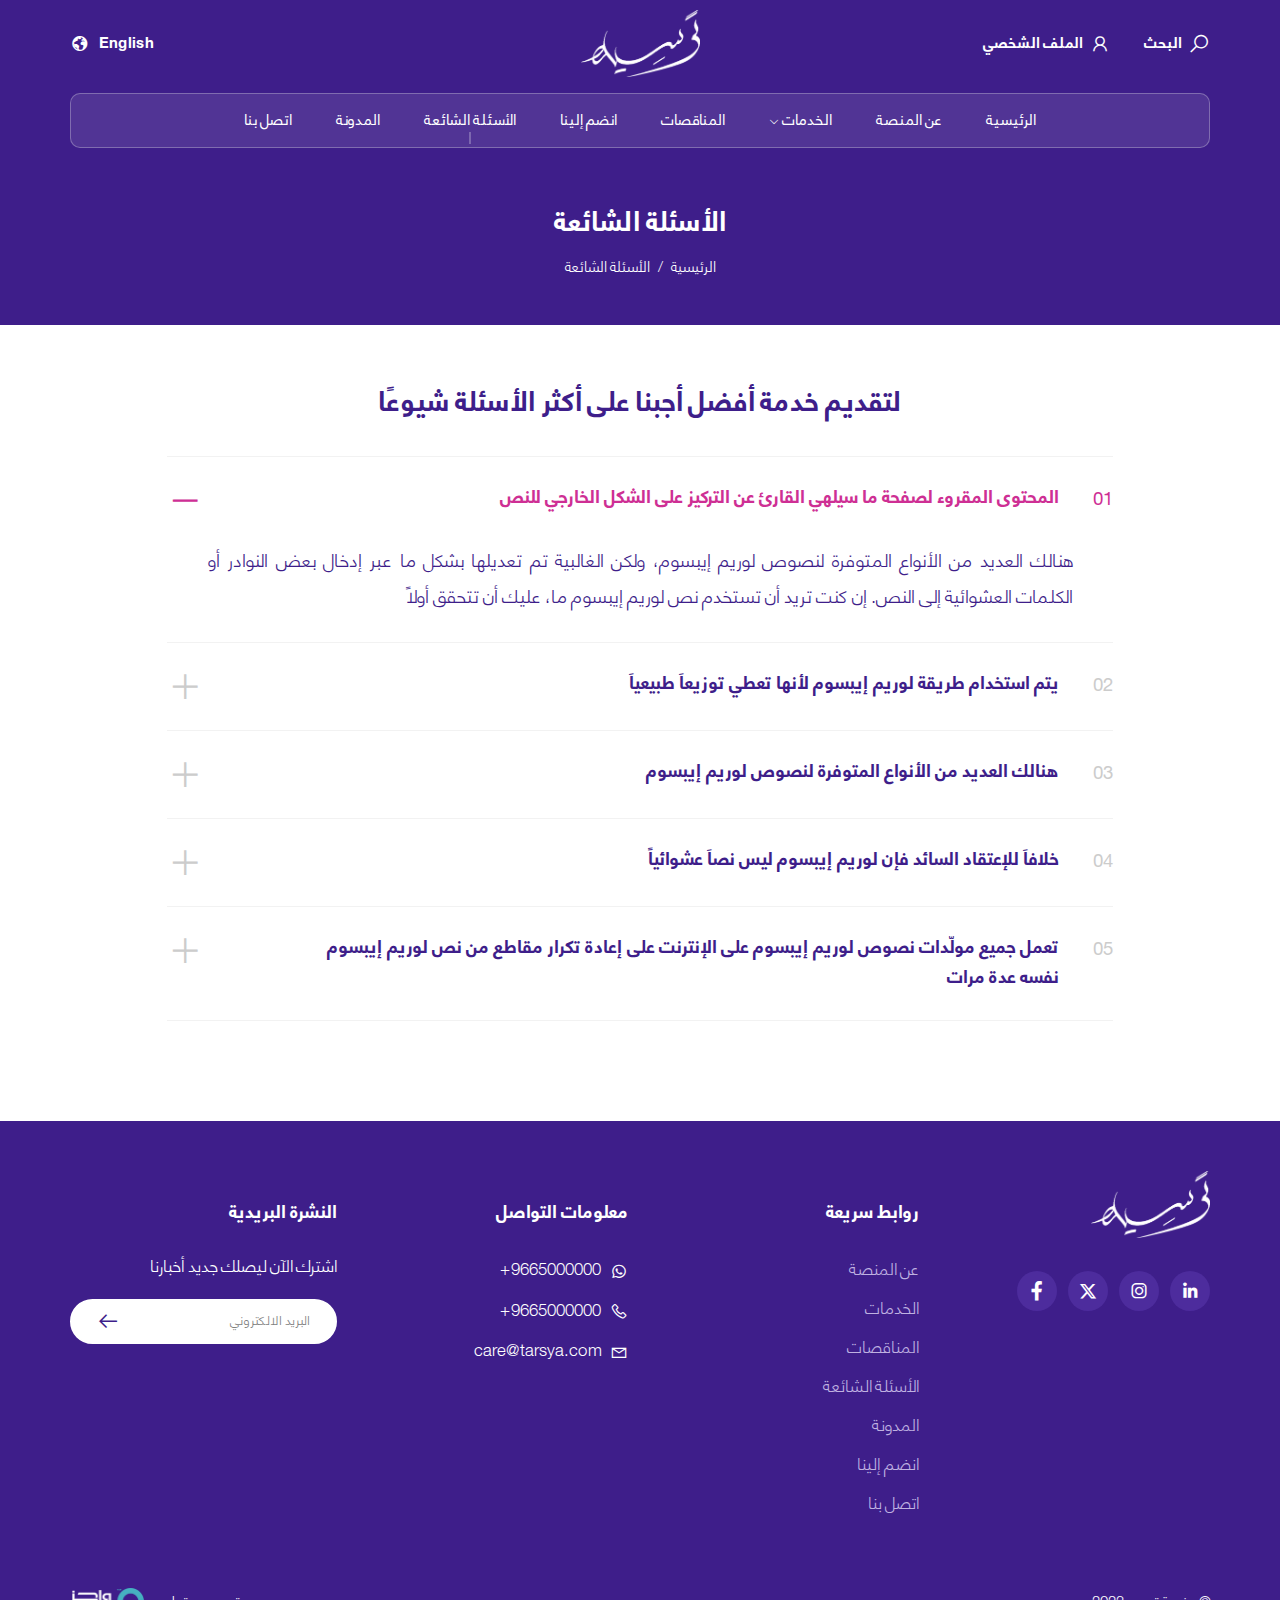
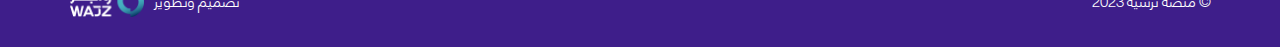
<file: faq.html>
<!DOCTYPE html>
<html dir="rtl" lang="ar">
  <head>
    <meta charset="UTF-8" />
    <meta
      name="viewport"
      content="width=device-width, initial-scale=1, shrink-to-fit=no, user-scalable=no"
    />
    <title>Tarsya</title>
    <link rel="shortcut icon" type="img/png" href="images/favicon.png" />
    <!-- <link rel="stylesheet" href="css/bootstrap.min.css" /> -->
    <link rel="stylesheet" href="css/bootstrap.rtl.min.css" />
    <link rel="stylesheet" href="css/swiper-bundle.min.css" />
    <link rel="stylesheet" href="css/fancybox.css" />
    <link rel="stylesheet" href="css/fontawesome.min.css" />
    <link rel="stylesheet" href="css/lineawesome.css" />
    <link rel="stylesheet" href="css/sal.css" />
    <link rel="stylesheet" href="css/jqueryUi.css" />
    <link rel="stylesheet" href="css/main.css" />
  </head>

  <body class="inner-page">
    <!-- Start Header -->
    <header>
      <div class="container">
        <div class="header">
          <div class="header-tools">
            <a role="button" class="header-icon search-btn">
              <i class="las la-search"></i>
              <span class="text"> البحث </span>
            </a>
            <a href="#!" class="header-icon user-btn">
              <i class="las la-user"></i>
              <span class="text"> الملف الشخصي </span>
            </a>
          </div>
          <a href="index.html" class="logo">
            <img src="images/logo.png" class="img-fluid" />
          </a>
          <div class="lang-content">
            <a href="en/index.html" class="lang">
              English
              <i class="las la-globe"></i>
            </a>
          </div>
          <div class="nav-btn">
            <div class="btn-bar menu"></div>
            <div class="btn-bar menu"></div>
            <div class="btn-bar menu"></div>
            <div class="btn-bar close"></div>
            <div class="btn-bar close"></div>
          </div>
        </div>
        <nav class="header-nav">
          <div class="background">
            <div class="portion"></div>
            <div class="portion"></div>
            <div class="portion"></div>
          </div>
          <ul class="nav-list">
            <li class="nav-item">
              <a href="index.html" class="nav-link"> الرئيسية </a>
            </li>
            <li class="nav-item">
              <a href="about.html" class="nav-link"> عن المنصة </a>
            </li>
            <li class="nav-item has-children">
              <a href="services.html" class="nav-link">
                الخدمات
                <i class="las la-angle-down"></i>
              </a>
              <div class="sub-menu">
                <div class="submenu-head">
                  <h4 class="submenu-title">الخدمات</h4>
                  <h6 class="submenu-subtitle">
                    نطوع خدماتنا بناءًا على إحتياجات عملاؤنا
                  </h6>
                </div>
                <ul class="submenu-list">
                  <li class="submenu-item">
                    <a href="serviceDetails.html" class="submenu-link">
                      إعداد العروض الفنية والمالية
                    </a>
                  </li>
                  <li class="submenu-item">
                    <a href="serviceDetails.html" class="submenu-link">
                      إعداد وتجهيز كراسات الشروط
                    </a>
                  </li>
                  <li class="submenu-item">
                    <a href="serviceDetails.html" class="submenu-link">
                      إعداد المحتوى المحلي
                    </a>
                  </li>
                  <li class="submenu-item">
                    <a href="serviceDetails.html" class="submenu-link">
                      تأهيل وتسجيل الشركات
                    </a>
                  </li>
                  <li class="submenu-item">
                    <a href="serviceDetails.html" class="submenu-link">
                      تحليل العروض
                    </a>
                  </li>
                  <li class="submenu-item">
                    <a href="serviceDetails.html" class="submenu-link">
                      طرح المناقصات في التطبيق
                    </a>
                  </li>
                  <li class="submenu-item">
                    <a href="serviceDetails.html" class="submenu-link">
                      التدريب على إعداد العروض
                    </a>
                  </li>
                  <li class="submenu-item">
                    <a href="serviceDetails.html" class="submenu-link">
                      عمل إجراءات تقديم العروض
                    </a>
                  </li>
                  <li class="submenu-item">
                    <a href="serviceDetails.html" class="submenu-link">
                      التدريب على إعداد كراسات الشروط
                    </a>
                  </li>
                </ul>
              </div>
            </li>
            <li class="nav-item">
              <a href="tenders.html" class="nav-link"> المناقصات </a>
            </li>
            <li class="nav-item">
              <a href="join.html" class="nav-link"> انضم إلينا </a>
            </li>
            <li class="nav-item">
              <a href="faq.html" class="nav-link active"> الأسئلة الشائعة </a>
            </li>
            <li class="nav-item">
              <a href="blog.html" class="nav-link"> المدونة </a>
            </li>
            <li class="nav-item">
              <a href="contact.html" class="nav-link"> اتصل بنا </a>
            </li>
            <li class="nav-item mobile-item">
              <a href="en/index.html" class="lang">
                English
                <i class="las la-globe"></i>
              </a>
            </li>
          </ul>
        </nav>
      </div>
    </header>
    <section class="search-modal">
      <div class="search-content">
        <div class="close-search">
          <i class="las la-times"></i>
        </div>
        <div class="search-form">
          <input type="text" class="search-input" placeholder="البحث" />
          <button class="search-btn">
            <i class="las la-search"></i>
          </button>
        </div>
      </div>
    </section>
    <!-- End Header -->

    <!-- Start Breadcrumb -->
    <section class="breadcrumb-section">
      <h1 class="page-title">الأسئلة الشائعة</h1>
      <ul class="breadcrumb-list">
        <li>
          <a href="index.html">الرئيسية</a>
        </li>
        <li>
          <a href="faq.html">الأسئلة الشائعة</a>
        </li>
      </ul>
    </section>
    <!-- End Breadcrumb -->

    <section class="page-content faq-page">
      <div class="container">
        <h2 class="faq-title">
          لتقديم خدمة أفضل أجبنا على أكثر الأسئلة شيوعًا
        </h2>

        <div class="faq-list" id="faq-list">
          <div class="faq-item">
            <h5 class="faq-question">
              <button
                class="question-button"
                data-bs-toggle="collapse"
                data-bs-target="#faq-item1"
                aria-controls="faq-item1"
              >
                <span class="faq-number"> 01 </span>
                <span class="text">
                  المحتوى المقروء لصفحة ما سيلهي القارئ عن التركيز على الشكل
                  الخارجي للنص
                </span>
              </button>
            </h5>
            <div
              id="faq-item1"
              class="faq-collapse collapse show"
              data-bs-parent="#faq-list"
            >
              <div class="faq-answer">
                <p>
                  هنالك العديد من الأنواع المتوفرة لنصوص لوريم إيبسوم، ولكن
                  الغالبية تم تعديلها بشكل ما عبر إدخال بعض النوادر أو الكلمات
                  العشوائية إلى النص. إن كنت تريد أن تستخدم نص لوريم إيبسوم ما،
                  عليك أن تتحقق أولاً
                </p>
              </div>
            </div>
          </div>
          <div class="faq-item">
            <h5 class="faq-question">
              <button
                class="question-button collapsed"
                data-bs-toggle="collapse"
                data-bs-target="#faq-item2"
                aria-controls="faq-item2"
              >
                <span class="faq-number"> 02 </span>
                <span class="text">
                  يتم استخدام طريقة لوريم إيبسوم لأنها تعطي توزيعاَ طبيعياَ
                </span>
              </button>
            </h5>
            <div
              id="faq-item2"
              class="faq-collapse collapse"
              data-bs-parent="#faq-list"
            >
              <div class="faq-answer">
                <p>
                  هنالك العديد من الأنواع المتوفرة لنصوص لوريم إيبسوم، ولكن
                  الغالبية تم تعديلها بشكل ما عبر إدخال بعض النوادر أو الكلمات
                  العشوائية إلى النص. إن كنت تريد أن تستخدم نص لوريم إيبسوم ما،
                  عليك أن تتحقق أولاً أن ليس هناك أي كلمات أو عبارات محرجة أو
                  غير لائقة مخبأة في هذا النص. بينما تعمل جميع مولّدات نصوص
                  لوريم إيبسوم على الإنترنت على إعادة تكرار مقاطع من نص لوريم
                  إيبسوم نفسه عدة مرات بما تتطلبه الحاجة.
                </p>
              </div>
            </div>
          </div>
          <div class="faq-item">
            <h5 class="faq-question">
              <button
                class="question-button collapsed"
                data-bs-toggle="collapse"
                data-bs-target="#faq-item3"
                aria-controls="faq-item3"
              >
                <span class="faq-number"> 03 </span>
                <span class="text">
                  هنالك العديد من الأنواع المتوفرة لنصوص لوريم إيبسوم
                </span>
              </button>
            </h5>
            <div
              id="faq-item3"
              class="faq-collapse collapse"
              data-bs-parent="#faq-list"
            >
              <div class="faq-answer">
                <p>
                  هنالك العديد من الأنواع المتوفرة لنصوص لوريم إيبسوم، ولكن
                  الغالبية تم تعديلها بشكل ما عبر إدخال بعض النوادر أو الكلمات
                  العشوائية إلى النص. إن كنت تريد أن تستخدم نص لوريم إيبسوم ما،
                  عليك أن تتحقق أولاً أن ليس هناك أي كلمات أو عبارات محرجة أو
                  غير لائقة مخبأة في هذا النص. بينما تعمل جميع مولّدات نصوص
                  لوريم إيبسوم على الإنترنت على إعادة تكرار مقاطع من نص لوريم
                  إيبسوم نفسه عدة مرات بما تتطلبه الحاجة.
                </p>
              </div>
            </div>
          </div>
          <div class="faq-item">
            <h5 class="faq-question">
              <button
                class="question-button collapsed"
                data-bs-toggle="collapse"
                data-bs-target="#faq-item4"
                aria-controls="faq-item4"
              >
                <span class="faq-number"> 04 </span>
                <span class="text">
                  خلافاَ للإعتقاد السائد فإن لوريم إيبسوم ليس نصاَ عشوائياً
                </span>
              </button>
            </h5>
            <div
              id="faq-item4"
              class="faq-collapse collapse"
              data-bs-parent="#faq-list"
            >
              <div class="faq-answer">
                <p>
                  هنالك العديد من الأنواع المتوفرة لنصوص لوريم إيبسوم، ولكن
                  الغالبية تم تعديلها بشكل ما عبر إدخال بعض النوادر أو الكلمات
                  العشوائية إلى النص. إن كنت تريد أن تستخدم نص لوريم إيبسوم ما،
                  عليك أن تتحقق أولاً أن ليس هناك أي كلمات أو عبارات محرجة أو
                  غير لائقة مخبأة في هذا النص. بينما تعمل جميع مولّدات نصوص
                  لوريم إيبسوم على الإنترنت على إعادة تكرار مقاطع من نص لوريم
                  إيبسوم نفسه عدة مرات بما تتطلبه الحاجة.
                </p>
              </div>
            </div>
          </div>
          <div class="faq-item">
            <h5 class="faq-question">
              <button
                class="question-button collapsed"
                data-bs-toggle="collapse"
                data-bs-target="#faq-item5"
                aria-controls="faq-item5"
              >
                <span class="faq-number"> 05 </span>
                <span class="text">
                  تعمل جميع مولّدات نصوص لوريم إيبسوم على الإنترنت على إعادة
                  تكرار مقاطع من نص لوريم إيبسوم نفسه عدة مرات
                </span>
              </button>
            </h5>
            <div
              id="faq-item5"
              class="faq-collapse collapse"
              data-bs-parent="#faq-list"
            >
              <div class="faq-answer">
                <p>
                  هنالك العديد من الأنواع المتوفرة لنصوص لوريم إيبسوم، ولكن
                  الغالبية تم تعديلها بشكل ما عبر إدخال بعض النوادر أو الكلمات
                  العشوائية إلى النص. إن كنت تريد أن تستخدم نص لوريم إيبسوم ما،
                  عليك أن تتحقق أولاً أن ليس هناك أي كلمات أو عبارات محرجة أو
                  غير لائقة مخبأة في هذا النص. بينما تعمل جميع مولّدات نصوص
                  لوريم إيبسوم على الإنترنت على إعادة تكرار مقاطع من نص لوريم
                  إيبسوم نفسه عدة مرات بما تتطلبه الحاجة.
                </p>
              </div>
            </div>
          </div>
        </div>
      </div>
    </section>

    <!-- Start Footer -->
    <footer>
      <div class="container">
        <div class="footer">
          <div class="row">
            <div class="col-lg-3 col-12">
              <div class="footer-info">
                <div class="footer-logo">
                  <img src="images/logo.png" class="img-fluid" />
                </div>
                <div class="socials">
                  <a href="#!" target="_blank" class="social">
                    <i class="lab la-linkedin"></i>
                  </a>
                  <a href="#!" target="_blank" class="social">
                    <i class="lab la-instagram"></i>
                  </a>
                  <a href="#!" target="_blank" class="social">
                    <i class="fa-brands fa-twitter"></i>
                  </a>
                  <a href="#!" target="_blank" class="social">
                    <i class="lab la-facebook"></i>
                  </a>
                </div>
              </div>
            </div>
            <div class="col-lg-3 col-md-6">
              <div class="footer-nav">
                <h4 class="footer-title">روابط سريعة</h4>
                <ul class="footer-list">
                  <li class="footer-item">
                    <a href="about.html" class="footer-link">عن المنصة</a>
                  </li>
                  <li class="footer-item">
                    <a href="services.html" class="footer-link">الخدمات</a>
                  </li>
                  <li class="footer-item">
                    <a href="tenders.html" class="footer-link">المناقصات</a>
                  </li>
                  <li class="footer-item">
                    <a href="faq.html" class="footer-link">الأسئلة الشائعة</a>
                  </li>
                  <li class="footer-item">
                    <a href="blog.html" class="footer-link">المدونة</a>
                  </li>
                  <li class="footer-item">
                    <a href="join.html" class="footer-link">انضم إلينا</a>
                  </li>
                  <li class="footer-item">
                    <a href="contact.html" class="footer-link">اتصل بنا</a>
                  </li>
                </ul>
              </div>
            </div>
            <div class="col-lg-3 col-md-6">
              <div class="footer-contacts">
                <h4 class="footer-title">معلومات التواصل</h4>
                <ul class="contacts-list">
                  <li class="contact-item">
                    <a
                      href="https://wa.me/+9665000000"
                      target="_blank"
                      class="contact-link"
                    >
                      <i class="lab la-whatsapp"></i>
                      <span>+9665000000</span>
                    </a>
                  </li>
                  <li class="contact-item">
                    <a href="tel:+9665000000" class="contact-link">
                      <i class="las la-phone"></i>
                      <span>+9665000000</span>
                    </a>
                  </li>
                  <li class="contact-item">
                    <a href="mailto:care@tarsya.com" class="contact-link">
                      <i class="las la-envelope"></i>
                      <span>care@tarsya.com</span>
                    </a>
                  </li>
                </ul>
              </div>
            </div>
            <div class="col-lg-3 col-12">
              <div class="footer-newsletter">
                <h4 class="footer-title">النشرة البريدية</h4>
                <h5 class="newsletter-title">اشترك الآن ليصلك جديد أخبارنا</h5>
                <div class="newsletter-form">
                  <form>
                    <input
                      type="email"
                      placeholder="البريد الالكتروني"
                      class="newsletter-input"
                    />
                    <button type="submit" class="newsletter-btn">
                      <i class="las la-arrow-left"></i>
                    </button>
                  </form>
                </div>
              </div>
            </div>
          </div>
        </div>
        <div class="last-footer">
          <p class="copyrights">© منصة ترسيه 2023</p>
          <p class="copyrights">
            تصميم وتطوير
            <a href="https://wajz.sa/" target="_blank">
              <img src="images/wajz.png" alt="wajz" />
            </a>
          </p>
        </div>
      </div>
    </footer>
    <div class="arrow-top">
      <i class="las la-arrow-up"></i>
    </div>
    <!-- End Footer -->
    <script src="js/jquery.min.js"></script>
    <script src="js/popper.min.js"></script>
    <script src="js/bootstrap.min.js"></script>
    <script src="js/swiper-bundle.min.js"></script>
    <script src="js/fancybox.umd.js"></script>
    <script src="js/lazyload.js"></script>
    <script src="js/sal.js"></script>
    <script src="js/jqueryUi.js"></script>
    <script src="js/main.js"></script>
  </body>
</html>
</file>
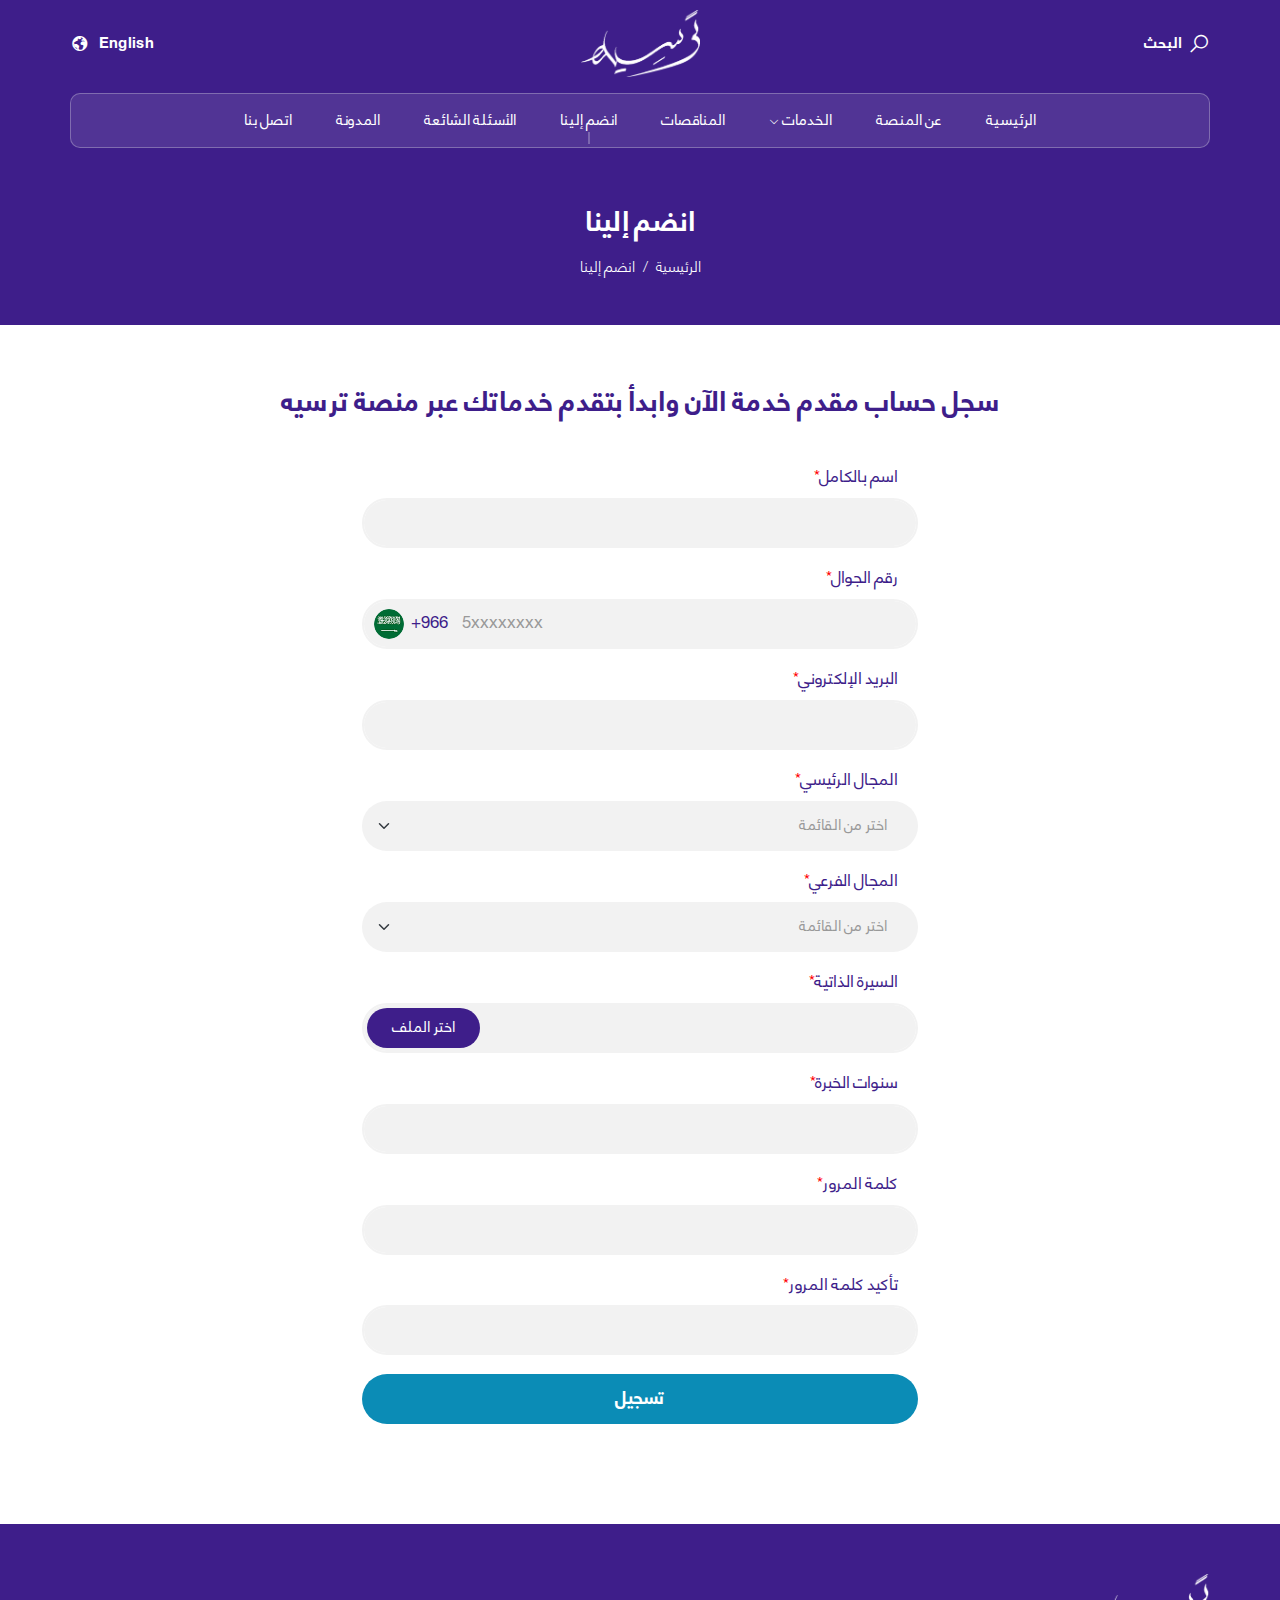
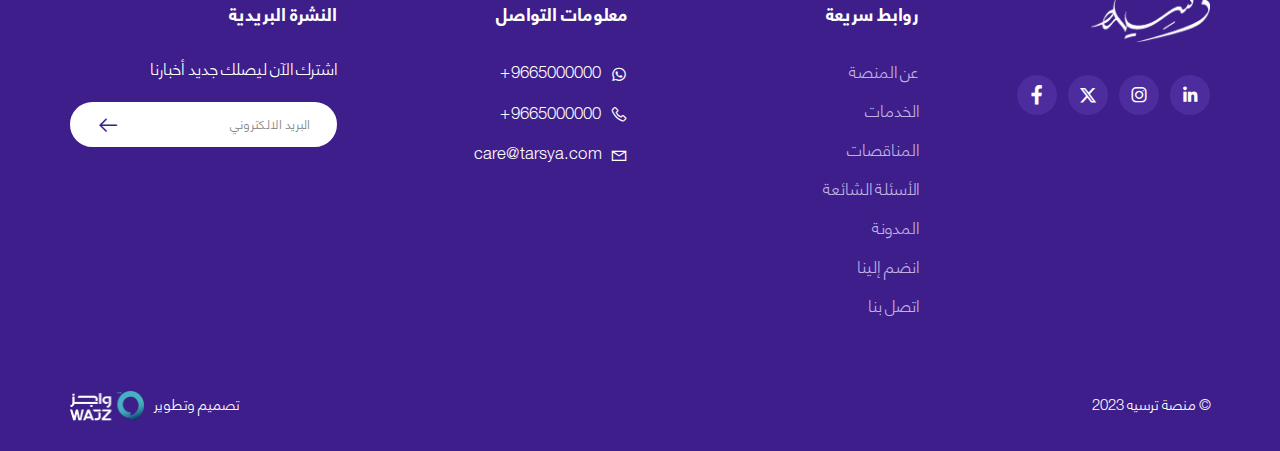
<file: join.html>
<!DOCTYPE html>
<html dir="rtl" lang="ar">
  <head>
    <meta charset="UTF-8" />
    <meta
      name="viewport"
      content="width=device-width, initial-scale=1, shrink-to-fit=no, user-scalable=no"
    />
    <title>Tarsya</title>
    <link rel="shortcut icon" type="img/png" href="images/favicon.png" />
    <!-- <link rel="stylesheet" href="css/bootstrap.min.css" /> -->
    <link rel="stylesheet" href="css/bootstrap.rtl.min.css" />
    <link rel="stylesheet" href="css/swiper-bundle.min.css" />
    <link rel="stylesheet" href="css/fancybox.css" />
    <link rel="stylesheet" href="css/fontawesome.min.css" />
    <link rel="stylesheet" href="css/lineawesome.css" />
    <link rel="stylesheet" href="css/sal.css" />
    <link rel="stylesheet" href="css/jqueryUi.css" />
    <link rel="stylesheet" href="css/main.css" />
  </head>

  <body class="inner-page">
    <!-- Start Header -->
    <header>
      <div class="container">
        <div class="header">
          <div class="header-tools">
            <a role="button" class="header-icon search-btn">
              <i class="las la-search"></i>
              <span class="text"> البحث </span>
            </a>
          </div>
          <a href="index.html" class="logo">
            <img src="images/logo.png" class="img-fluid" />
          </a>
          <div class="lang-content">
            <a href="en/index.html" class="lang">
              English
              <i class="las la-globe"></i>
            </a>
          </div>
          <div class="nav-btn">
            <div class="btn-bar menu"></div>
            <div class="btn-bar menu"></div>
            <div class="btn-bar menu"></div>
            <div class="btn-bar close"></div>
            <div class="btn-bar close"></div>
          </div>
        </div>
        <nav class="header-nav">
          <div class="background">
            <div class="portion"></div>
            <div class="portion"></div>
            <div class="portion"></div>
          </div>
          <ul class="nav-list">
            <li class="nav-item">
              <a href="index.html" class="nav-link"> الرئيسية </a>
            </li>
            <li class="nav-item">
              <a href="about.html" class="nav-link"> عن المنصة </a>
            </li>
            <li class="nav-item has-children">
              <a href="services.html" class="nav-link">
                الخدمات
                <i class="las la-angle-down"></i>
              </a>
              <div class="sub-menu">
                <div class="submenu-head">
                  <h4 class="submenu-title">الخدمات</h4>
                  <h6 class="submenu-subtitle">
                    نطوع خدماتنا بناءًا على إحتياجات عملاؤنا
                  </h6>
                </div>
                <ul class="submenu-list">
                  <li class="submenu-item">
                    <a href="serviceDetails.html" class="submenu-link">
                      إعداد العروض الفنية والمالية
                    </a>
                  </li>
                  <li class="submenu-item">
                    <a href="serviceDetails.html" class="submenu-link">
                      إعداد وتجهيز كراسات الشروط
                    </a>
                  </li>
                  <li class="submenu-item">
                    <a href="serviceDetails.html" class="submenu-link">
                      إعداد المحتوى المحلي
                    </a>
                  </li>
                  <li class="submenu-item">
                    <a href="serviceDetails.html" class="submenu-link">
                      تأهيل وتسجيل الشركات
                    </a>
                  </li>
                  <li class="submenu-item">
                    <a href="serviceDetails.html" class="submenu-link">
                      تحليل العروض
                    </a>
                  </li>
                  <li class="submenu-item">
                    <a href="serviceDetails.html" class="submenu-link">
                      طرح المناقصات في التطبيق
                    </a>
                  </li>
                  <li class="submenu-item">
                    <a href="serviceDetails.html" class="submenu-link">
                      التدريب على إعداد العروض
                    </a>
                  </li>
                  <li class="submenu-item">
                    <a href="serviceDetails.html" class="submenu-link">
                      عمل إجراءات تقديم العروض
                    </a>
                  </li>
                  <li class="submenu-item">
                    <a href="serviceDetails.html" class="submenu-link">
                      التدريب على إعداد كراسات الشروط
                    </a>
                  </li>
                </ul>
              </div>
            </li>
            <li class="nav-item">
              <a href="tenders.html" class="nav-link"> المناقصات </a>
            </li>
            <li class="nav-item">
              <a href="join.html" class="nav-link active"> انضم إلينا </a>
            </li>
            <li class="nav-item">
              <a href="faq.html" class="nav-link"> الأسئلة الشائعة </a>
            </li>
            <li class="nav-item">
              <a href="blog.html" class="nav-link"> المدونة </a>
            </li>
            <li class="nav-item">
              <a href="contact.html" class="nav-link"> اتصل بنا </a>
            </li>
            <li class="nav-item mobile-item">
              <a href="en/index.html" class="lang">
                English
                <i class="las la-globe"></i>
              </a>
            </li>
          </ul>
        </nav>
      </div>
    </header>
    <section class="search-modal">
      <div class="search-content">
        <div class="close-search">
          <i class="las la-times"></i>
        </div>
        <div class="search-form">
          <input type="text" class="search-input" placeholder="البحث" />
          <button class="search-btn">
            <i class="las la-search"></i>
          </button>
        </div>
      </div>
    </section>
    <!-- End Header -->

    <!-- Start Breadcrumb -->
    <section class="breadcrumb-section">
      <h1 class="page-title">انضم إلينا</h1>
      <ul class="breadcrumb-list">
        <li>
          <a href="index.html">الرئيسية</a>
        </li>
        <li>
          <a href="join.html">انضم إلينا</a>
        </li>
      </ul>
    </section>
    <!-- End Breadcrumb -->

    <section class="page-content auth-page">
      <div class="container">
        <h2 class="auth-title">
          سجل حساب مقدم خدمة الآن وابدأ بتقدم خدماتك عبر منصة ترسيه
        </h2>
        <div class="auth-content">
          <div class="auth-form">
            <form>
              <div class="form-group required">
                <label class="form-label">اسم بالكامل</label>
                <input type="text" class="form-control" />
              </div>
              <div class="form-group required">
                <label class="form-label">رقم الجوال</label>
                <div class="telephone-content">
                  <div class="country-code">
                    <img src="images/sa.png" />
                    <span>+966</span>
                  </div>
                  <input
                    type="tel"
                    class="form-control"
                    placeholder="5xxxxxxxx"
                  />
                </div>
              </div>
              <!-- <div class="form-group required disabled">
                <label class="form-label">كود التحقق</label>
                <input type="text" class="form-control" />
              </div> -->
              <div class="form-group required">
                <label class="form-label">البريد الإلكتروني</label>
                <input type="email" class="form-control" />
              </div>
              <div class="form-group required">
                <label class="form-label">المجال الرئيسي</label>
                <select class="form-select">
                  <option hidden>اختر من القائمة</option>
                  <option value="1">المجال الرئيسي</option>
                  <option value="2">المجال الرئيسي</option>
                  <option value="3">المجال الرئيسي</option>
                  <option value="4">المجال الرئيسي</option>
                  <option value="5">المجال الرئيسي</option>
                </select>
              </div>
              <div class="form-group required">
                <label class="form-label">المجال الفرعي</label>
                <select class="form-select">
                  <option hidden>اختر من القائمة</option>
                  <option value="1">المجال الفرعي</option>
                  <option value="2">المجال الفرعي</option>
                  <option value="3">المجال الفرعي</option>
                  <option value="4">المجال الفرعي</option>
                  <option value="5">المجال الفرعي</option>
                </select>
              </div>
              <div class="form-group required">
                <label class="form-label">السيرة الذاتية</label>
                <div class="file-content">
                  <span class="form-control"></span>
                  <input type="file" />
                  <span class="btn">اختر الملف</span>
                </div>
              </div>
              <div class="form-group required">
                <label class="form-label">سنوات الخبرة</label>
                <input type="number" class="form-control" />
              </div>
              <div class="form-group required">
                <label class="form-label">كلمة المرور</label>
                <input type="password" class="form-control" />
              </div>
              <div class="form-group required">
                <label class="form-label">تأكيد كلمة المرور</label>
                <input type="password" class="form-control" />
              </div>
              <!-- <button class="submit-btn" type="submit">تسجيل</button> -->
              <button
                type="button"
                class="submit-btn"
                data-bs-toggle="modal"
                data-bs-target="#successModal"
              >
                تسجيل
              </button>
            </form>
          </div>
        </div>
      </div>
    </section>

    <!-- Start Footer -->
    <footer>
      <div class="container">
        <div class="footer">
          <div class="row">
            <div class="col-lg-3 col-12">
              <div class="footer-info">
                <div class="footer-logo">
                  <img src="images/logo.png" class="img-fluid" />
                </div>
                <div class="socials">
                  <a href="#!" target="_blank" class="social">
                    <i class="lab la-linkedin"></i>
                  </a>
                  <a href="#!" target="_blank" class="social">
                    <i class="lab la-instagram"></i>
                  </a>
                  <a href="#!" target="_blank" class="social">
                    <i class="fa-brands fa-twitter"></i>
                  </a>
                  <a href="#!" target="_blank" class="social">
                    <i class="lab la-facebook"></i>
                  </a>
                </div>
              </div>
            </div>
            <div class="col-lg-3 col-md-6">
              <div class="footer-nav">
                <h4 class="footer-title">روابط سريعة</h4>
                <ul class="footer-list">
                  <li class="footer-item">
                    <a href="about.html" class="footer-link">عن المنصة</a>
                  </li>
                  <li class="footer-item">
                    <a href="services.html" class="footer-link">الخدمات</a>
                  </li>
                  <li class="footer-item">
                    <a href="tenders.html" class="footer-link">المناقصات</a>
                  </li>
                  <li class="footer-item">
                    <a href="faq.html" class="footer-link">الأسئلة الشائعة</a>
                  </li>
                  <li class="footer-item">
                    <a href="blog.html" class="footer-link">المدونة</a>
                  </li>
                  <li class="footer-item">
                    <a href="join.html" class="footer-link">انضم إلينا</a>
                  </li>
                  <li class="footer-item">
                    <a href="contact.html" class="footer-link">اتصل بنا</a>
                  </li>
                </ul>
              </div>
            </div>
            <div class="col-lg-3 col-md-6">
              <div class="footer-contacts">
                <h4 class="footer-title">معلومات التواصل</h4>
                <ul class="contacts-list">
                  <li class="contact-item">
                    <a
                      href="https://wa.me/+9665000000"
                      target="_blank"
                      class="contact-link"
                    >
                      <i class="lab la-whatsapp"></i>
                      <span>+9665000000</span>
                    </a>
                  </li>
                  <li class="contact-item">
                    <a href="tel:+9665000000" class="contact-link">
                      <i class="las la-phone"></i>
                      <span>+9665000000</span>
                    </a>
                  </li>
                  <li class="contact-item">
                    <a href="mailto:care@tarsya.com" class="contact-link">
                      <i class="las la-envelope"></i>
                      <span>care@tarsya.com</span>
                    </a>
                  </li>
                </ul>
              </div>
            </div>
            <div class="col-lg-3 col-12">
              <div class="footer-newsletter">
                <h4 class="footer-title">النشرة البريدية</h4>
                <h5 class="newsletter-title">اشترك الآن ليصلك جديد أخبارنا</h5>
                <div class="newsletter-form">
                  <form>
                    <input
                      type="email"
                      placeholder="البريد الالكتروني"
                      class="newsletter-input"
                    />
                    <button type="submit" class="newsletter-btn">
                      <i class="las la-arrow-left"></i>
                    </button>
                  </form>
                </div>
              </div>
            </div>
          </div>
        </div>
        <div class="last-footer">
          <p class="copyrights">© منصة ترسيه 2023</p>
          <p class="copyrights">
            تصميم وتطوير
            <a href="https://wajz.sa/" target="_blank">
              <img src="images/wajz.png" alt="wajz" />
            </a>
          </p>
        </div>
      </div>
    </footer>
    <div class="arrow-top">
      <i class="las la-arrow-up"></i>
    </div>
    <!-- End Footer -->

    <div class="modal fade" id="successModal" tabindex="-1" aria-hidden="true">
      <div class="modal-dialog modal-dialog-centered">
        <div class="modal-content">
          <div class="success-img">
            <img src="images/success.png" />
          </div>
          <h2 class="modal-title">
            شكرًا لإنضمامك إلينا، سيتم مراجعة الطلب وتفعيل الحساب في أقرب وقت
            ممكن
          </h2>
          <a href="index.html" class="modal-btn"> متابعة </a>
        </div>
      </div>
    </div>
    <script src="js/jquery.min.js"></script>
    <script src="js/popper.min.js"></script>
    <script src="js/bootstrap.min.js"></script>
    <script src="js/swiper-bundle.min.js"></script>
    <script src="js/fancybox.umd.js"></script>
    <script src="js/lazyload.js"></script>
    <script src="js/sal.js"></script>
    <script src="js/jqueryUi.js"></script>
    <script src="js/main.js"></script>
  </body>
</html>
</file>
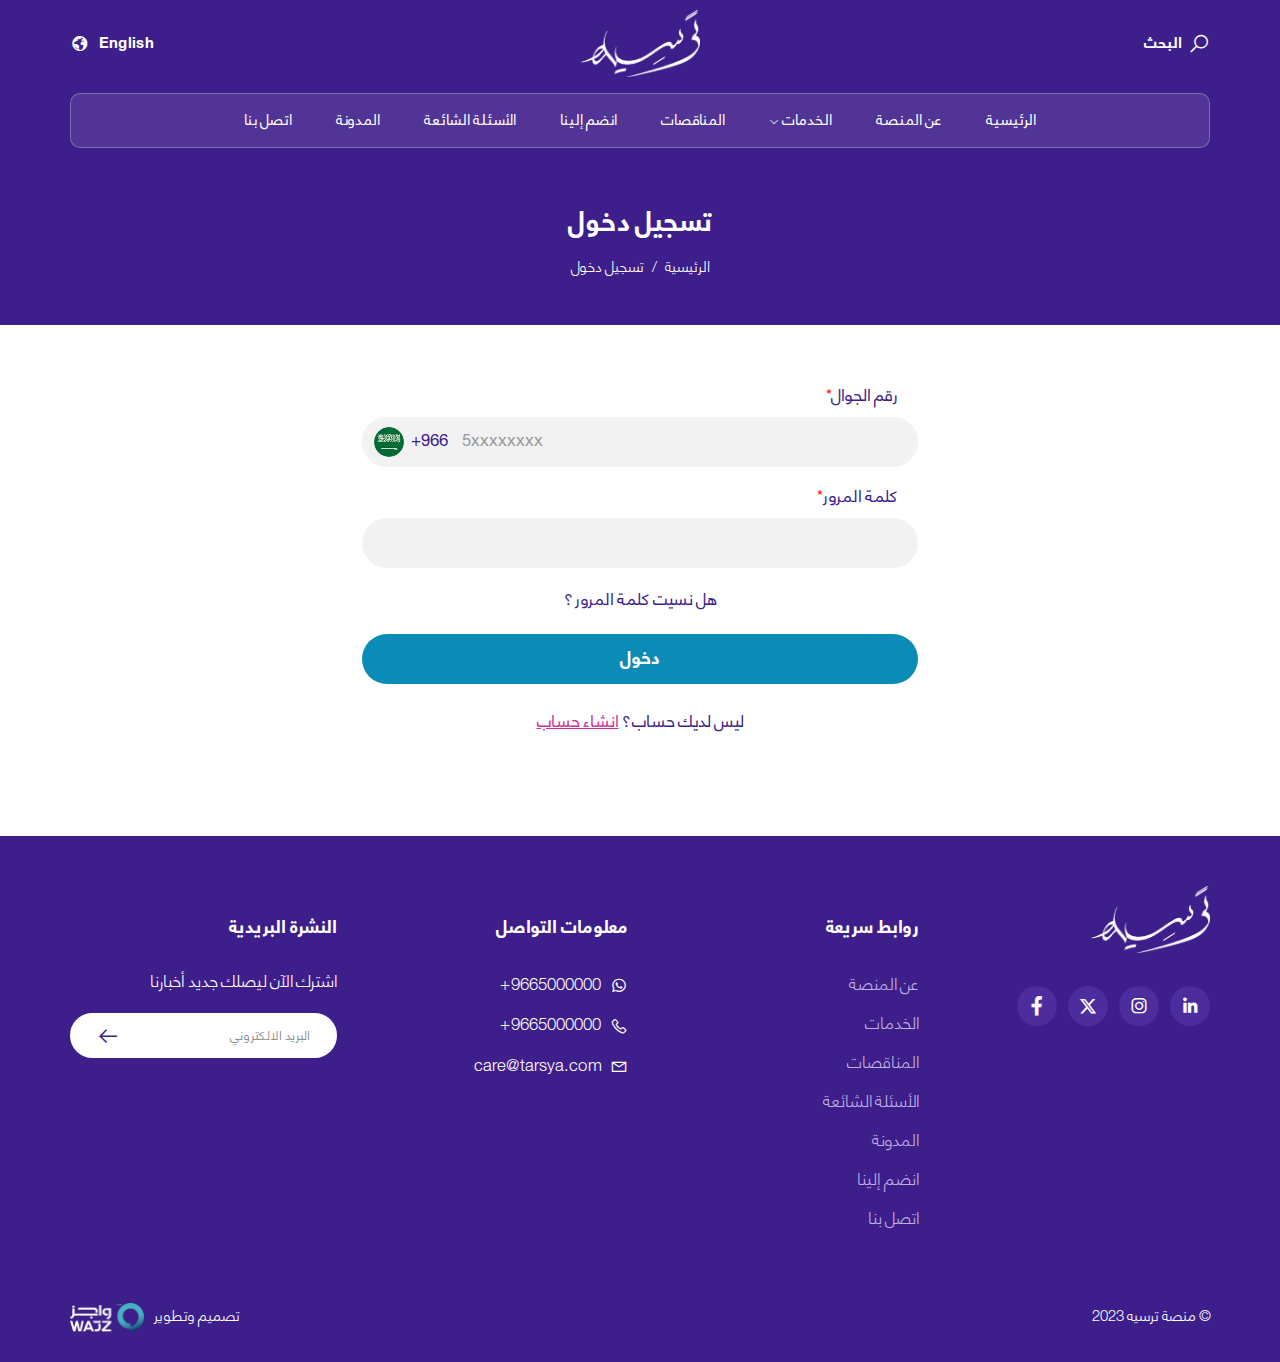
<file: login.html>
<!DOCTYPE html>
<html dir="rtl" lang="ar">
  <head>
    <meta charset="UTF-8" />
    <meta
      name="viewport"
      content="width=device-width, initial-scale=1, shrink-to-fit=no, user-scalable=no"
    />
    <title>Tarsya</title>
    <link rel="shortcut icon" type="img/png" href="images/favicon.png" />
    <!-- <link rel="stylesheet" href="css/bootstrap.min.css" /> -->
    <link rel="stylesheet" href="css/bootstrap.rtl.min.css" />
    <link rel="stylesheet" href="css/swiper-bundle.min.css" />
    <link rel="stylesheet" href="css/fancybox.css" />
    <link rel="stylesheet" href="css/fontawesome.min.css" />
    <link rel="stylesheet" href="css/lineawesome.css" />
    <link rel="stylesheet" href="css/sal.css" />
    <link rel="stylesheet" href="css/jqueryUi.css" />
    <link rel="stylesheet" href="css/main.css" />
  </head>

  <body class="inner-page">
    <!-- Start Header -->
    <header>
      <div class="container">
        <div class="header">
          <div class="header-tools">
            <a role="button" class="header-icon search-btn">
              <i class="las la-search"></i>
              <span class="text"> البحث </span>
            </a>
          </div>
          <a href="index.html" class="logo">
            <img src="images/logo.png" class="img-fluid" />
          </a>
          <div class="lang-content">
            <a href="en/index.html" class="lang">
              English
              <i class="las la-globe"></i>
            </a>
          </div>
          <div class="nav-btn">
            <div class="btn-bar menu"></div>
            <div class="btn-bar menu"></div>
            <div class="btn-bar menu"></div>
            <div class="btn-bar close"></div>
            <div class="btn-bar close"></div>
          </div>
        </div>
        <nav class="header-nav">
          <div class="background">
            <div class="portion"></div>
            <div class="portion"></div>
            <div class="portion"></div>
          </div>
          <ul class="nav-list">
            <li class="nav-item">
              <a href="index.html" class="nav-link"> الرئيسية </a>
            </li>
            <li class="nav-item">
              <a href="about.html" class="nav-link"> عن المنصة </a>
            </li>
            <li class="nav-item has-children">
              <a href="services.html" class="nav-link">
                الخدمات
                <i class="las la-angle-down"></i>
              </a>
              <div class="sub-menu">
                <div class="submenu-head">
                  <h4 class="submenu-title">الخدمات</h4>
                  <h6 class="submenu-subtitle">
                    نطوع خدماتنا بناءًا على إحتياجات عملاؤنا
                  </h6>
                </div>
                <ul class="submenu-list">
                  <li class="submenu-item">
                    <a href="serviceDetails.html" class="submenu-link">
                      إعداد العروض الفنية والمالية
                    </a>
                  </li>
                  <li class="submenu-item">
                    <a href="serviceDetails.html" class="submenu-link">
                      إعداد وتجهيز كراسات الشروط
                    </a>
                  </li>
                  <li class="submenu-item">
                    <a href="serviceDetails.html" class="submenu-link">
                      إعداد المحتوى المحلي
                    </a>
                  </li>
                  <li class="submenu-item">
                    <a href="serviceDetails.html" class="submenu-link">
                      تأهيل وتسجيل الشركات
                    </a>
                  </li>
                  <li class="submenu-item">
                    <a href="serviceDetails.html" class="submenu-link">
                      تحليل العروض
                    </a>
                  </li>
                  <li class="submenu-item">
                    <a href="serviceDetails.html" class="submenu-link">
                      طرح المناقصات في التطبيق
                    </a>
                  </li>
                  <li class="submenu-item">
                    <a href="serviceDetails.html" class="submenu-link">
                      التدريب على إعداد العروض
                    </a>
                  </li>
                  <li class="submenu-item">
                    <a href="serviceDetails.html" class="submenu-link">
                      عمل إجراءات تقديم العروض
                    </a>
                  </li>
                  <li class="submenu-item">
                    <a href="serviceDetails.html" class="submenu-link">
                      التدريب على إعداد كراسات الشروط
                    </a>
                  </li>
                </ul>
              </div>
            </li>
            <li class="nav-item">
              <a href="tenders.html" class="nav-link"> المناقصات </a>
            </li>
            <li class="nav-item">
              <a href="join.html" class="nav-link"> انضم إلينا </a>
            </li>
            <li class="nav-item">
              <a href="faq.html" class="nav-link"> الأسئلة الشائعة </a>
            </li>
            <li class="nav-item">
              <a href="blog.html" class="nav-link"> المدونة </a>
            </li>
            <li class="nav-item">
              <a href="contact.html" class="nav-link"> اتصل بنا </a>
            </li>
            <li class="nav-item mobile-item">
              <a href="en/index.html" class="lang">
                English
                <i class="las la-globe"></i>
              </a>
            </li>
          </ul>
        </nav>
      </div>
    </header>
    <section class="search-modal">
      <div class="search-content">
        <div class="close-search">
          <i class="las la-times"></i>
        </div>
        <div class="search-form">
          <input type="text" class="search-input" placeholder="البحث" />
          <button class="search-btn">
            <i class="las la-search"></i>
          </button>
        </div>
      </div>
    </section>
    <!-- End Header -->

    <!-- Start Breadcrumb -->
    <section class="breadcrumb-section">
      <h1 class="page-title">تسجيل دخول</h1>
      <ul class="breadcrumb-list">
        <li>
          <a href="index.html">الرئيسية</a>
        </li>
        <li>
          <a href="login.html">تسجيل دخول</a>
        </li>
      </ul>
    </section>
    <!-- End Breadcrumb -->

    <section class="page-content auth-page">
      <div class="container">
        <div class="auth-content">
          <div class="auth-form">
            <form>
              <div class="form-group required">
                <label class="form-label">رقم الجوال</label>
                <!-- <span class="form-error">رقم الجوال خطأ</span> -->
                <div class="telephone-content">
                  <div class="country-code">
                    <img src="images/sa.png" />
                    <span>+966</span>
                  </div>
                  <input
                    type="tel"
                    class="form-control"
                    placeholder="5xxxxxxxx"
                  />
                </div>
              </div>
              <div class="form-group required">
                <label class="form-label">كلمة المرور</label>
                <input type="password" class="form-control" />
              </div>
              <div class="form-link">
                <a href="#!">هل نسيت كلمة المرور؟</a>
              </div>
              <!-- <button class="submit-btn" type="submit">دخول</button> -->
              <button
                type="button"
                class="submit-btn"
                data-bs-toggle="modal"
                data-bs-target="#successModal"
              >
                دخول
              </button>
            </form>
          </div>
          <p class="form-hint">
            ليس لديك حساب؟ <a href="register.html">انشاء حساب</a>
          </p>
        </div>
      </div>
    </section>

    <!-- Start Footer -->
    <footer>
      <div class="container">
        <div class="footer">
          <div class="row">
            <div class="col-lg-3 col-12">
              <div class="footer-info">
                <div class="footer-logo">
                  <img src="images/logo.png" class="img-fluid" />
                </div>
                <div class="socials">
                  <a href="#!" target="_blank" class="social">
                    <i class="lab la-linkedin"></i>
                  </a>
                  <a href="#!" target="_blank" class="social">
                    <i class="lab la-instagram"></i>
                  </a>
                  <a href="#!" target="_blank" class="social">
                    <i class="fa-brands fa-twitter"></i>
                  </a>
                  <a href="#!" target="_blank" class="social">
                    <i class="lab la-facebook"></i>
                  </a>
                </div>
              </div>
            </div>
            <div class="col-lg-3 col-md-6">
              <div class="footer-nav">
                <h4 class="footer-title">روابط سريعة</h4>
                <ul class="footer-list">
                  <li class="footer-item">
                    <a href="about.html" class="footer-link">عن المنصة</a>
                  </li>
                  <li class="footer-item">
                    <a href="services.html" class="footer-link">الخدمات</a>
                  </li>
                  <li class="footer-item">
                    <a href="tenders.html" class="footer-link">المناقصات</a>
                  </li>
                  <li class="footer-item">
                    <a href="faq.html" class="footer-link">الأسئلة الشائعة</a>
                  </li>
                  <li class="footer-item">
                    <a href="blog.html" class="footer-link">المدونة</a>
                  </li>
                  <li class="footer-item">
                    <a href="join.html" class="footer-link">انضم إلينا</a>
                  </li>
                  <li class="footer-item">
                    <a href="contact.html" class="footer-link">اتصل بنا</a>
                  </li>
                </ul>
              </div>
            </div>
            <div class="col-lg-3 col-md-6">
              <div class="footer-contacts">
                <h4 class="footer-title">معلومات التواصل</h4>
                <ul class="contacts-list">
                  <li class="contact-item">
                    <a
                      href="https://wa.me/+9665000000"
                      target="_blank"
                      class="contact-link"
                    >
                      <i class="lab la-whatsapp"></i>
                      <span>+9665000000</span>
                    </a>
                  </li>
                  <li class="contact-item">
                    <a href="tel:+9665000000" class="contact-link">
                      <i class="las la-phone"></i>
                      <span>+9665000000</span>
                    </a>
                  </li>
                  <li class="contact-item">
                    <a href="mailto:care@tarsya.com" class="contact-link">
                      <i class="las la-envelope"></i>
                      <span>care@tarsya.com</span>
                    </a>
                  </li>
                </ul>
              </div>
            </div>
            <div class="col-lg-3 col-12">
              <div class="footer-newsletter">
                <h4 class="footer-title">النشرة البريدية</h4>
                <h5 class="newsletter-title">اشترك الآن ليصلك جديد أخبارنا</h5>
                <div class="newsletter-form">
                  <form>
                    <input
                      type="email"
                      placeholder="البريد الالكتروني"
                      class="newsletter-input"
                    />
                    <button type="submit" class="newsletter-btn">
                      <i class="las la-arrow-left"></i>
                    </button>
                  </form>
                </div>
              </div>
            </div>
          </div>
        </div>
        <div class="last-footer">
          <p class="copyrights">© منصة ترسيه 2023</p>
          <p class="copyrights">
            تصميم وتطوير
            <a href="https://wajz.sa/" target="_blank">
              <img src="images/wajz.png" alt="wajz" />
            </a>
          </p>
        </div>
      </div>
    </footer>
    <div class="arrow-top">
      <i class="las la-arrow-up"></i>
    </div>
    <!-- End Footer -->

    <div class="modal fade" id="successModal" tabindex="-1" aria-hidden="true">
      <div class="modal-dialog modal-dialog-centered">
        <div class="modal-content">
          <div class="success-img">
            <img src="images/success.png" />
          </div>
          <h2 class="modal-title">تم تسجيل الدخول بنجاح</h2>
          <a href="index.html" class="modal-btn"> متابعة </a>
        </div>
      </div>
    </div>
    <script src="js/jquery.min.js"></script>
    <script src="js/popper.min.js"></script>
    <script src="js/bootstrap.min.js"></script>
    <script src="js/swiper-bundle.min.js"></script>
    <script src="js/fancybox.umd.js"></script>
    <script src="js/lazyload.js"></script>
    <script src="js/sal.js"></script>
    <script src="js/jqueryUi.js"></script>
    <script src="js/main.js"></script>
  </body>
</html>
</file>
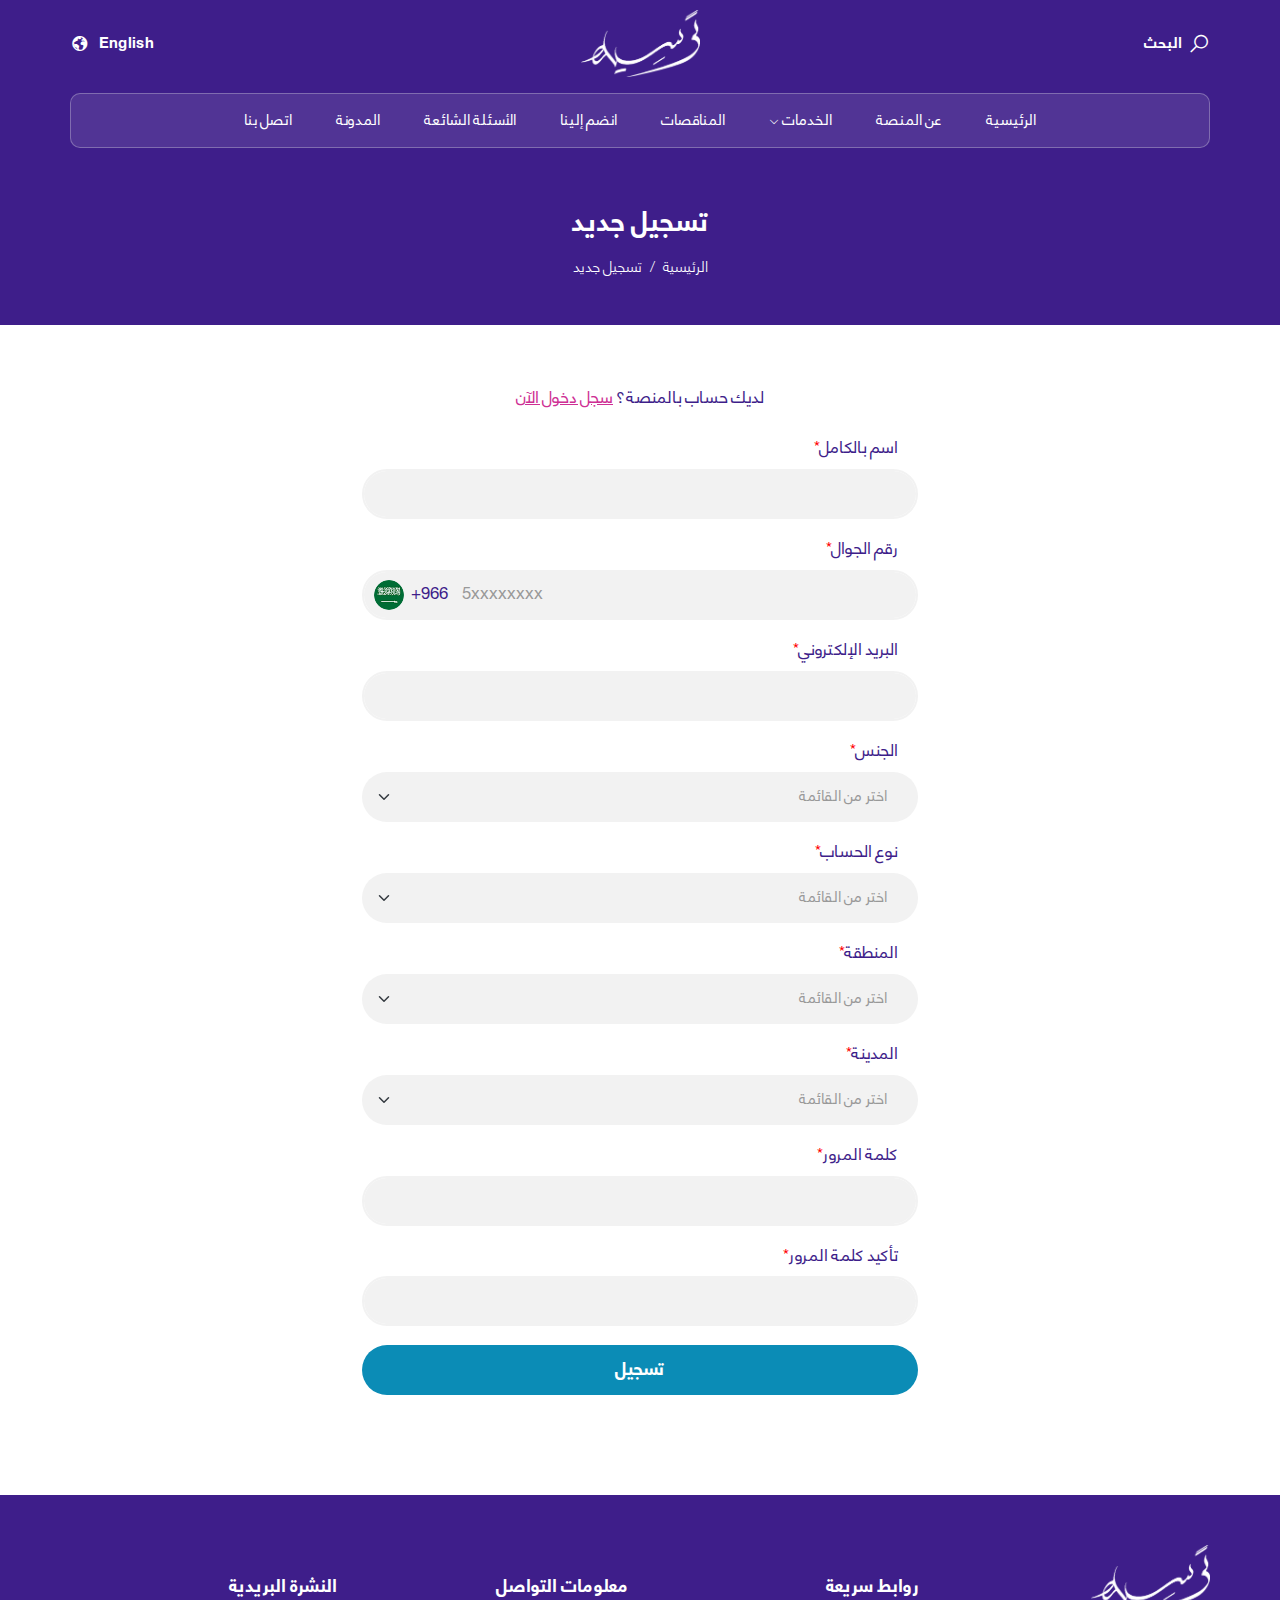
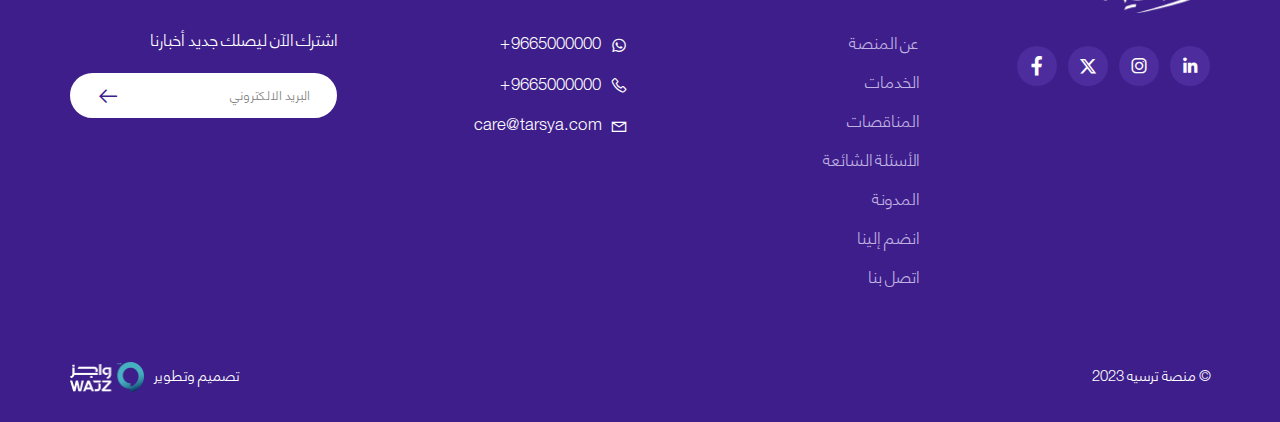
<file: register.html>
<!DOCTYPE html>
<html dir="rtl" lang="ar">
  <head>
    <meta charset="UTF-8" />
    <meta
      name="viewport"
      content="width=device-width, initial-scale=1, shrink-to-fit=no, user-scalable=no"
    />
    <title>Tarsya</title>
    <link rel="shortcut icon" type="img/png" href="images/favicon.png" />
    <!-- <link rel="stylesheet" href="css/bootstrap.min.css" /> -->
    <link rel="stylesheet" href="css/bootstrap.rtl.min.css" />
    <link rel="stylesheet" href="css/swiper-bundle.min.css" />
    <link rel="stylesheet" href="css/fancybox.css" />
    <link rel="stylesheet" href="css/fontawesome.min.css" />
    <link rel="stylesheet" href="css/lineawesome.css" />
    <link rel="stylesheet" href="css/sal.css" />
    <link rel="stylesheet" href="css/jqueryUi.css" />
    <link rel="stylesheet" href="css/main.css" />
  </head>

  <body class="inner-page">
    <!-- Start Header -->
    <header>
      <div class="container">
        <div class="header">
          <div class="header-tools">
            <a role="button" class="header-icon search-btn">
              <i class="las la-search"></i>
              <span class="text"> البحث </span>
            </a>
          </div>
          <a href="index.html" class="logo">
            <img src="images/logo.png" class="img-fluid" />
          </a>
          <div class="lang-content">
            <a href="en/index.html" class="lang">
              English
              <i class="las la-globe"></i>
            </a>
          </div>
          <div class="nav-btn">
            <div class="btn-bar menu"></div>
            <div class="btn-bar menu"></div>
            <div class="btn-bar menu"></div>
            <div class="btn-bar close"></div>
            <div class="btn-bar close"></div>
          </div>
        </div>
        <nav class="header-nav">
          <div class="background">
            <div class="portion"></div>
            <div class="portion"></div>
            <div class="portion"></div>
          </div>
          <ul class="nav-list">
            <li class="nav-item">
              <a href="index.html" class="nav-link"> الرئيسية </a>
            </li>
            <li class="nav-item">
              <a href="about.html" class="nav-link"> عن المنصة </a>
            </li>
            <li class="nav-item has-children">
              <a href="services.html" class="nav-link">
                الخدمات
                <i class="las la-angle-down"></i>
              </a>
              <div class="sub-menu">
                <div class="submenu-head">
                  <h4 class="submenu-title">الخدمات</h4>
                  <h6 class="submenu-subtitle">
                    نطوع خدماتنا بناءًا على إحتياجات عملاؤنا
                  </h6>
                </div>
                <ul class="submenu-list">
                  <li class="submenu-item">
                    <a href="serviceDetails.html" class="submenu-link">
                      إعداد العروض الفنية والمالية
                    </a>
                  </li>
                  <li class="submenu-item">
                    <a href="serviceDetails.html" class="submenu-link">
                      إعداد وتجهيز كراسات الشروط
                    </a>
                  </li>
                  <li class="submenu-item">
                    <a href="serviceDetails.html" class="submenu-link">
                      إعداد المحتوى المحلي
                    </a>
                  </li>
                  <li class="submenu-item">
                    <a href="serviceDetails.html" class="submenu-link">
                      تأهيل وتسجيل الشركات
                    </a>
                  </li>
                  <li class="submenu-item">
                    <a href="serviceDetails.html" class="submenu-link">
                      تحليل العروض
                    </a>
                  </li>
                  <li class="submenu-item">
                    <a href="serviceDetails.html" class="submenu-link">
                      طرح المناقصات في التطبيق
                    </a>
                  </li>
                  <li class="submenu-item">
                    <a href="serviceDetails.html" class="submenu-link">
                      التدريب على إعداد العروض
                    </a>
                  </li>
                  <li class="submenu-item">
                    <a href="serviceDetails.html" class="submenu-link">
                      عمل إجراءات تقديم العروض
                    </a>
                  </li>
                  <li class="submenu-item">
                    <a href="serviceDetails.html" class="submenu-link">
                      التدريب على إعداد كراسات الشروط
                    </a>
                  </li>
                </ul>
              </div>
            </li>
            <li class="nav-item">
              <a href="tenders.html" class="nav-link"> المناقصات </a>
            </li>
            <li class="nav-item">
              <a href="join.html" class="nav-link"> انضم إلينا </a>
            </li>
            <li class="nav-item">
              <a href="faq.html" class="nav-link"> الأسئلة الشائعة </a>
            </li>
            <li class="nav-item">
              <a href="blog.html" class="nav-link"> المدونة </a>
            </li>
            <li class="nav-item">
              <a href="contact.html" class="nav-link"> اتصل بنا </a>
            </li>
            <li class="nav-item mobile-item">
              <a href="en/index.html" class="lang">
                English
                <i class="las la-globe"></i>
              </a>
            </li>
          </ul>
        </nav>
      </div>
    </header>
    <section class="search-modal">
      <div class="search-content">
        <div class="close-search">
          <i class="las la-times"></i>
        </div>
        <div class="search-form">
          <input type="text" class="search-input" placeholder="البحث" />
          <button class="search-btn">
            <i class="las la-search"></i>
          </button>
        </div>
      </div>
    </section>
    <!-- End Header -->

    <!-- Start Breadcrumb -->
    <section class="breadcrumb-section">
      <h1 class="page-title">تسجيل جديد</h1>
      <ul class="breadcrumb-list">
        <li>
          <a href="index.html">الرئيسية</a>
        </li>
        <li>
          <a href="register.html">تسجيل جديد</a>
        </li>
      </ul>
    </section>
    <!-- End Breadcrumb -->

    <section class="page-content auth-page">
      <div class="container">
        <div class="auth-content">
          <p class="form-hint">
            لديك حساب بالمنصة؟ <a href="login.html">سجل دخول الآن</a>
          </p>
          <div class="auth-form">
            <form>
              <div class="form-group required">
                <label class="form-label">اسم بالكامل</label>
                <input type="text" class="form-control" />
              </div>
              <div class="form-group required">
                <label class="form-label">رقم الجوال</label>
                <div class="telephone-content">
                  <div class="country-code">
                    <img src="images/sa.png" />
                    <span>+966</span>
                  </div>
                  <input
                    type="tel"
                    class="form-control"
                    placeholder="5xxxxxxxx"
                  />
                </div>
              </div>
              <!-- <div class="form-group required disabled">
                <label class="form-label">كود التحقق</label>
                <input type="text" class="form-control" />
              </div> -->
              <div class="form-group required">
                <label class="form-label">البريد الإلكتروني</label>
                <input type="email" class="form-control" />
              </div>
              <div class="form-group required">
                <label class="form-label">الجنس</label>
                <select class="form-select">
                  <option hidden>اختر من القائمة</option>
                  <option value="1">ذكر</option>
                  <option value="2">أنثى</option>
                </select>
              </div>
              <div class="form-group required">
                <label class="form-label">نوع الحساب</label>
                <select class="form-select">
                  <option hidden>اختر من القائمة</option>
                  <option value="1">نوع الحساب</option>
                  <option value="2">نوع الحساب</option>
                  <option value="3">نوع الحساب</option>
                  <option value="4">نوع الحساب</option>
                  <option value="5">نوع الحساب</option>
                </select>
              </div>
              <div class="form-group required">
                <label class="form-label">المنطقة</label>
                <select class="form-select">
                  <option hidden>اختر من القائمة</option>
                  <option value="1">المنطقة</option>
                  <option value="2">المنطقة</option>
                  <option value="3">المنطقة</option>
                  <option value="4">المنطقة</option>
                  <option value="5">المنطقة</option>
                </select>
              </div>
              <div class="form-group required">
                <label class="form-label">المدينة</label>
                <select class="form-select">
                  <option hidden>اختر من القائمة</option>
                  <option value="1">المدينة</option>
                  <option value="2">المدينة</option>
                  <option value="3">المدينة</option>
                  <option value="4">المدينة</option>
                  <option value="5">المدينة</option>
                </select>
              </div>
              <div class="form-group required">
                <label class="form-label">كلمة المرور</label>
                <input type="password" class="form-control" />
              </div>
              <div class="form-group required">
                <label class="form-label">تأكيد كلمة المرور</label>
                <input type="password" class="form-control" />
              </div>
              <!-- <button class="submit-btn" type="submit">تسجيل</button> -->
              <button
                type="button"
                class="submit-btn"
                data-bs-toggle="modal"
                data-bs-target="#successModal"
              >
                تسجيل
              </button>
            </form>
          </div>
        </div>
      </div>
    </section>

    <!-- Start Footer -->
    <footer>
      <div class="container">
        <div class="footer">
          <div class="row">
            <div class="col-lg-3 col-12">
              <div class="footer-info">
                <div class="footer-logo">
                  <img src="images/logo.png" class="img-fluid" />
                </div>
                <div class="socials">
                  <a href="#!" target="_blank" class="social">
                    <i class="lab la-linkedin"></i>
                  </a>
                  <a href="#!" target="_blank" class="social">
                    <i class="lab la-instagram"></i>
                  </a>
                  <a href="#!" target="_blank" class="social">
                    <i class="fa-brands fa-twitter"></i>
                  </a>
                  <a href="#!" target="_blank" class="social">
                    <i class="lab la-facebook"></i>
                  </a>
                </div>
              </div>
            </div>
            <div class="col-lg-3 col-md-6">
              <div class="footer-nav">
                <h4 class="footer-title">روابط سريعة</h4>
                <ul class="footer-list">
                  <li class="footer-item">
                    <a href="about.html" class="footer-link">عن المنصة</a>
                  </li>
                  <li class="footer-item">
                    <a href="services.html" class="footer-link">الخدمات</a>
                  </li>
                  <li class="footer-item">
                    <a href="tenders.html" class="footer-link">المناقصات</a>
                  </li>
                  <li class="footer-item">
                    <a href="faq.html" class="footer-link">الأسئلة الشائعة</a>
                  </li>
                  <li class="footer-item">
                    <a href="blog.html" class="footer-link">المدونة</a>
                  </li>
                  <li class="footer-item">
                    <a href="join.html" class="footer-link">انضم إلينا</a>
                  </li>
                  <li class="footer-item">
                    <a href="contact.html" class="footer-link">اتصل بنا</a>
                  </li>
                </ul>
              </div>
            </div>
            <div class="col-lg-3 col-md-6">
              <div class="footer-contacts">
                <h4 class="footer-title">معلومات التواصل</h4>
                <ul class="contacts-list">
                  <li class="contact-item">
                    <a
                      href="https://wa.me/+9665000000"
                      target="_blank"
                      class="contact-link"
                    >
                      <i class="lab la-whatsapp"></i>
                      <span>+9665000000</span>
                    </a>
                  </li>
                  <li class="contact-item">
                    <a href="tel:+9665000000" class="contact-link">
                      <i class="las la-phone"></i>
                      <span>+9665000000</span>
                    </a>
                  </li>
                  <li class="contact-item">
                    <a href="mailto:care@tarsya.com" class="contact-link">
                      <i class="las la-envelope"></i>
                      <span>care@tarsya.com</span>
                    </a>
                  </li>
                </ul>
              </div>
            </div>
            <div class="col-lg-3 col-12">
              <div class="footer-newsletter">
                <h4 class="footer-title">النشرة البريدية</h4>
                <h5 class="newsletter-title">اشترك الآن ليصلك جديد أخبارنا</h5>
                <div class="newsletter-form">
                  <form>
                    <input
                      type="email"
                      placeholder="البريد الالكتروني"
                      class="newsletter-input"
                    />
                    <button type="submit" class="newsletter-btn">
                      <i class="las la-arrow-left"></i>
                    </button>
                  </form>
                </div>
              </div>
            </div>
          </div>
        </div>
        <div class="last-footer">
          <p class="copyrights">© منصة ترسيه 2023</p>
          <p class="copyrights">
            تصميم وتطوير
            <a href="https://wajz.sa/" target="_blank">
              <img src="images/wajz.png" alt="wajz" />
            </a>
          </p>
        </div>
      </div>
    </footer>
    <div class="arrow-top">
      <i class="las la-arrow-up"></i>
    </div>
    <!-- End Footer -->

    <div class="modal fade" id="successModal" tabindex="-1" aria-hidden="true">
      <div class="modal-dialog modal-dialog-centered">
        <div class="modal-content">
          <div class="success-img">
            <img src="images/success.png" />
          </div>
          <h2 class="modal-title">تم إنشاء الحساب بنجاح</h2>
          <a href="index.html" class="modal-btn"> متابعة </a>
        </div>
      </div>
    </div>
    <script src="js/jquery.min.js"></script>
    <script src="js/popper.min.js"></script>
    <script src="js/bootstrap.min.js"></script>
    <script src="js/swiper-bundle.min.js"></script>
    <script src="js/fancybox.umd.js"></script>
    <script src="js/lazyload.js"></script>
    <script src="js/sal.js"></script>
    <script src="js/jqueryUi.js"></script>
    <script src="js/main.js"></script>
  </body>
</html>
</file>
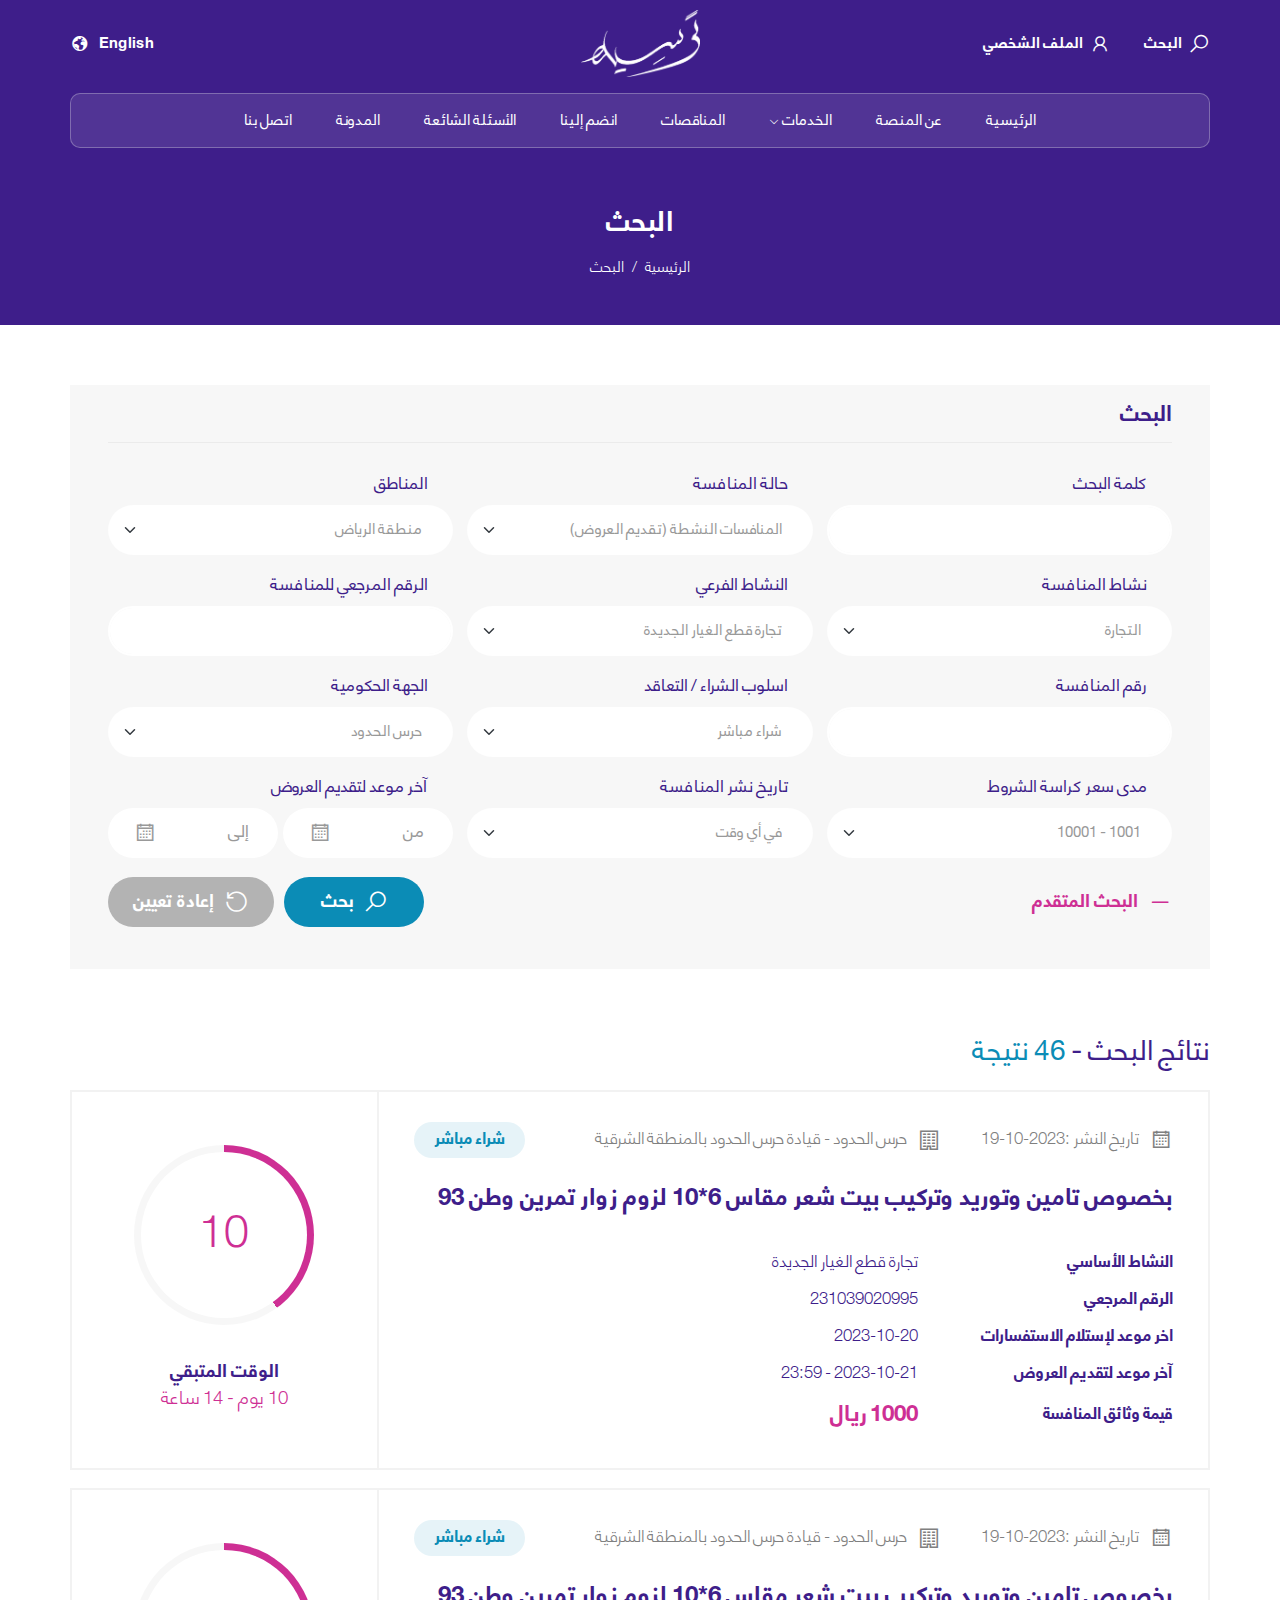
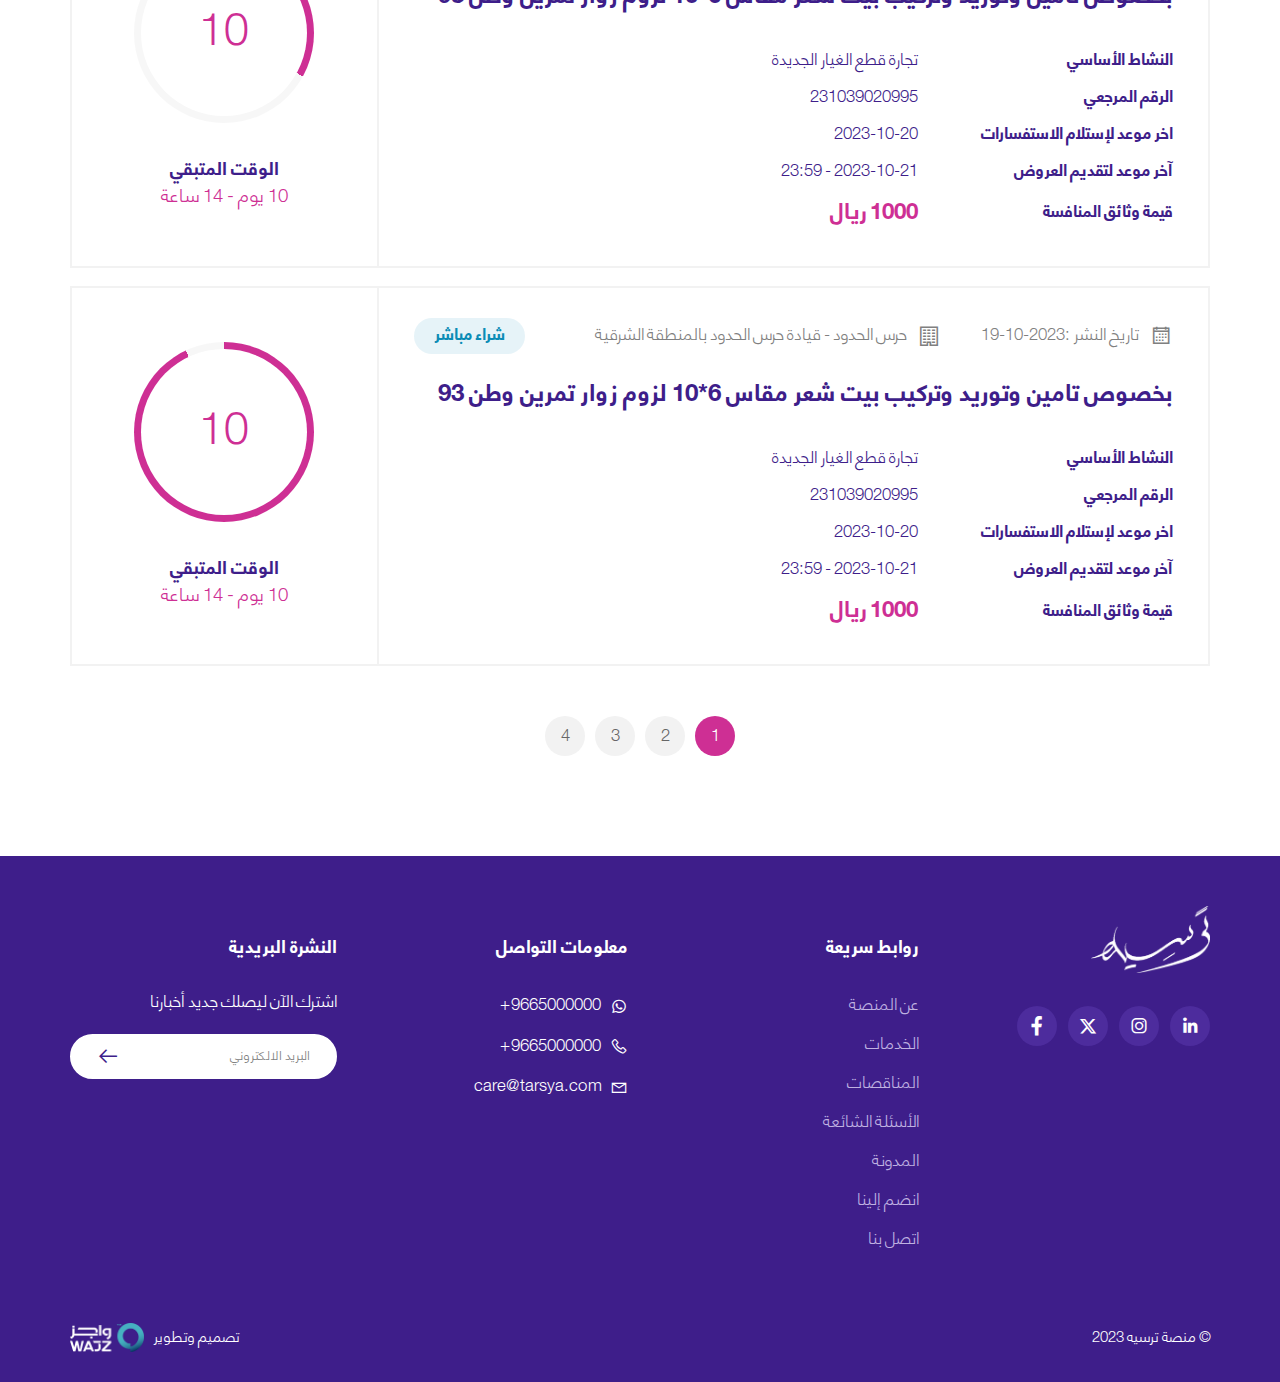
<file: search.html>
<!DOCTYPE html>
<html dir="rtl" lang="ar">
  <head>
    <meta charset="UTF-8" />
    <meta
      name="viewport"
      content="width=device-width, initial-scale=1, shrink-to-fit=no, user-scalable=no"
    />
    <title>Tarsya</title>
    <link rel="shortcut icon" type="img/png" href="images/favicon.png" />
    <!-- <link rel="stylesheet" href="css/bootstrap.min.css" /> -->
    <link rel="stylesheet" href="css/bootstrap.rtl.min.css" />
    <link rel="stylesheet" href="css/swiper-bundle.min.css" />
    <link rel="stylesheet" href="css/fancybox.css" />
    <link rel="stylesheet" href="css/fontawesome.min.css" />
    <link rel="stylesheet" href="css/lineawesome.css" />
    <link rel="stylesheet" href="css/sal.css" />
    <link rel="stylesheet" href="css/jqueryUi.css" />
    <link rel="stylesheet" href="css/main.css" />
  </head>

  <body class="inner-page">
    <!-- Start Header -->
    <header>
      <div class="container">
        <div class="header">
          <div class="header-tools">
            <a role="button" class="header-icon search-btn">
              <i class="las la-search"></i>
              <span class="text"> البحث </span>
            </a>
            <a href="#!" class="header-icon user-btn">
              <i class="las la-user"></i>
              <span class="text"> الملف الشخصي </span>
            </a>
          </div>
          <a href="index.html" class="logo">
            <img src="images/logo.png" class="img-fluid" />
          </a>
          <div class="lang-content">
            <a href="en/index.html" class="lang">
              English
              <i class="las la-globe"></i>
            </a>
          </div>
          <div class="nav-btn">
            <div class="btn-bar menu"></div>
            <div class="btn-bar menu"></div>
            <div class="btn-bar menu"></div>
            <div class="btn-bar close"></div>
            <div class="btn-bar close"></div>
          </div>
        </div>
        <nav class="header-nav">
          <div class="background">
            <div class="portion"></div>
            <div class="portion"></div>
            <div class="portion"></div>
          </div>
          <ul class="nav-list">
            <li class="nav-item">
              <a href="index.html" class="nav-link"> الرئيسية </a>
            </li>
            <li class="nav-item">
              <a href="about.html" class="nav-link"> عن المنصة </a>
            </li>
            <li class="nav-item has-children">
              <a href="services.html" class="nav-link">
                الخدمات
                <i class="las la-angle-down"></i>
              </a>
              <div class="sub-menu">
                <div class="submenu-head">
                  <h4 class="submenu-title">الخدمات</h4>
                  <h6 class="submenu-subtitle">
                    نطوع خدماتنا بناءًا على إحتياجات عملاؤنا
                  </h6>
                </div>
                <ul class="submenu-list">
                  <li class="submenu-item">
                    <a href="serviceDetails.html" class="submenu-link">
                      إعداد العروض الفنية والمالية
                    </a>
                  </li>
                  <li class="submenu-item">
                    <a href="serviceDetails.html" class="submenu-link">
                      إعداد وتجهيز كراسات الشروط
                    </a>
                  </li>
                  <li class="submenu-item">
                    <a href="serviceDetails.html" class="submenu-link">
                      إعداد المحتوى المحلي
                    </a>
                  </li>
                  <li class="submenu-item">
                    <a href="serviceDetails.html" class="submenu-link">
                      تأهيل وتسجيل الشركات
                    </a>
                  </li>
                  <li class="submenu-item">
                    <a href="serviceDetails.html" class="submenu-link">
                      تحليل العروض
                    </a>
                  </li>
                  <li class="submenu-item">
                    <a href="serviceDetails.html" class="submenu-link">
                      طرح المناقصات في التطبيق
                    </a>
                  </li>
                  <li class="submenu-item">
                    <a href="serviceDetails.html" class="submenu-link">
                      التدريب على إعداد العروض
                    </a>
                  </li>
                  <li class="submenu-item">
                    <a href="serviceDetails.html" class="submenu-link">
                      عمل إجراءات تقديم العروض
                    </a>
                  </li>
                  <li class="submenu-item">
                    <a href="serviceDetails.html" class="submenu-link">
                      التدريب على إعداد كراسات الشروط
                    </a>
                  </li>
                </ul>
              </div>
            </li>
            <li class="nav-item">
              <a href="tenders.html" class="nav-link"> المناقصات </a>
            </li>
            <li class="nav-item">
              <a href="join.html" class="nav-link"> انضم إلينا </a>
            </li>
            <li class="nav-item">
              <a href="faq.html" class="nav-link"> الأسئلة الشائعة </a>
            </li>
            <li class="nav-item">
              <a href="blog.html" class="nav-link"> المدونة </a>
            </li>
            <li class="nav-item">
              <a href="contact.html" class="nav-link"> اتصل بنا </a>
            </li>
            <li class="nav-item mobile-item">
              <a href="en/index.html" class="lang">
                English
                <i class="las la-globe"></i>
              </a>
            </li>
          </ul>
        </nav>
      </div>
    </header>
    <section class="search-modal">
      <div class="search-content">
        <div class="close-search">
          <i class="las la-times"></i>
        </div>
        <div class="search-form">
          <input type="text" class="search-input" placeholder="البحث" />
          <button class="search-btn">
            <i class="las la-search"></i>
          </button>
        </div>
      </div>
    </section>
    <!-- End Header -->

    <!-- Start Breadcrumb -->
    <section class="breadcrumb-section">
      <h1 class="page-title">البحث</h1>
      <ul class="breadcrumb-list">
        <li>
          <a href="index.html">الرئيسية</a>
        </li>
        <li>
          <a href="search.html">البحث</a>
        </li>
      </ul>
    </section>
    <!-- End Breadcrumb -->

    <section class="page-content search-page">
      <div class="container">
        <div class="advanced-search">
          <h3 class="search-title">البحث</h3>
          <form>
            <div class="search-form">
              <div class="search-grid">
                <div class="form-group">
                  <label class="form-label">كلمة البحث</label>
                  <input type="search" class="form-control" />
                </div>
                <div class="form-group">
                  <label class="form-label">حالة المنافسة</label>
                  <select class="form-select">
                    <option hidden>اختر من القائمة</option>
                    <option value="1" selected>المنافسات النشطة (تقديم العروض)</option>
                    <option value="2">المنافسات النشطة (تقديم العروض)</option>
                    <option value="3">المنافسات النشطة (تقديم العروض)</option>
                    <option value="4">المنافسات النشطة (تقديم العروض)</option>
                    <option value="5">المنافسات النشطة (تقديم العروض)</option>
                  </select>
                </div>
                <div class="form-group">
                  <label class="form-label">المناطق</label>
                  <select class="form-select">
                    <option hidden>اختر من القائمة</option>
                    <option value="1" selected>منطقة الرياض</option>
                    <option value="2">منطقة الرياض</option>
                    <option value="3">منطقة الرياض</option>
                    <option value="4">منطقة الرياض</option>
                    <option value="5">منطقة الرياض</option>
                  </select>
                </div>
                <div class="form-group">
                  <label class="form-label">نشاط المنافسة</label>
                  <select class="form-select">
                    <option hidden>اختر من القائمة</option>
                    <option value="1" selected>التجارة</option>
                    <option value="2">التجارة</option>
                    <option value="3">التجارة</option>
                    <option value="4">التجارة</option>
                    <option value="5">التجارة</option>
                  </select>
                </div>
                <div class="form-group">
                  <label class="form-label">النشاط الفرعي</label>
                  <select class="form-select">
                    <option hidden>اختر من القائمة</option>
                    <option value="1" selected>تجارة قطع الغيار الجديدة</option>
                    <option value="2">تجارة قطع الغيار الجديدة</option>
                    <option value="3">تجارة قطع الغيار الجديدة</option>
                    <option value="4">تجارة قطع الغيار الجديدة</option>
                    <option value="5">تجارة قطع الغيار الجديدة</option>
                  </select>
                </div>
                <div class="form-group additional-fields" style="display: block;">
                  <label class="form-label">الرقم المرجعي للمنافسة</label>
                  <input type="text" class="form-control" />
                </div>
                <div class="form-group additional-fields" style="display: block;">
                  <label class="form-label">رقم المنافسة</label>
                  <input type="text" class="form-control" />
                </div>
                <div class="form-group additional-fields" style="display: block;">
                  <label class="form-label">اسلوب الشراء / التعاقد</label>
                  <select class="form-select">
                    <option hidden>اختر من القائمة</option>
                    <option value="1">شراء مباشر</option>
                    <option value="2" selected>شراء مباشر</option>
                    <option value="3">شراء مباشر</option>
                    <option value="4">شراء مباشر</option>
                    <option value="5">شراء مباشر</option>
                  </select>
                </div>
                <div class="form-group additional-fields" style="display: block;">
                  <label class="form-label">الجهة الحكومية</label>
                  <select class="form-select">
                    <option hidden>اختر من القائمة</option>
                    <option value="1" selected>حرس الحدود</option>
                    <option value="2">حرس الحدود</option>
                    <option value="3">حرس الحدود</option>
                    <option value="4">حرس الحدود</option>
                    <option value="5">حرس الحدود</option>
                  </select>
                </div>
                <div class="form-group additional-fields" style="display: block;">
                  <label class="form-label">مدى سعر كراسة الشروط</label>
                  <select class="form-select">
                    <option hidden>اختر من القائمة</option>
                    <option value="1">1001 - 10001</option>
                    <option value="2" selected>1001 - 10001</option>
                    <option value="3">1001 - 10001</option>
                    <option value="4">1001 - 10001</option>
                    <option value="5">1001 - 10001</option>
                  </select>
                </div>
                <div class="form-group additional-fields" style="display: block;">
                  <label class="form-label">تاريخ نشر المنافسة</label>
                  <select class="form-select">
                    <option hidden>اختر من القائمة</option>
                    <option value="1" selected>في أي وقت</option>
                    <option value="2">في أي وقت</option>
                    <option value="3">في أي وقت</option>
                    <option value="4">في أي وقت</option>
                    <option value="5">في أي وقت</option>
                  </select>
                </div>
                <div class="form-group additional-fields" style="display: block;">
                  <label class="form-label">آخر موعد لتقديم العروض</label>
                  <div class="group-grid">
                    <div class="datepicker-content">
                      <input
                        type="text"
                        class="form-control"
                        placeholder="من"
                        readonly
                      />
                    </div>
                    <div class="datepicker-content">
                      <input
                        type="text"
                        class="form-control"
                        placeholder="إلى"
                        readonly
                      />
                    </div>
                  </div>
                </div>
              </div>
              <div class="search-tools">
                <a role="button" class="more-fields active"> البحث المتقدم </a>
                <div class="search-buttons">
                  <button type="submit" class="submit-btn">
                    <i class="las la-search"></i>
                    بحث
                  </button>
                  <button
                    type="reset"
                    class="reset-btn"
                    onclick="$(this).hide()"
                  >
                    <i class="las la-undo-alt"></i>
                    إعادة تعيين
                  </button>
                </div>
              </div>
            </div>
          </form>
        </div>
        <h3 class="tenders-title">نتائج البحث - <span>46 نتيجة</span></h3>
        <div class="tenders-grid">
          <div class="tender-item">
            <div class="tender-description">
              <div class="tender-informations">
                <div class="informations-items">
                  <span class="information-item">
                    <i class="las la-calendar-alt"></i>
                    تاريخ النشر :2023-10-19
                  </span>
                  <span class="information-item">
                    <i class="las la-building"></i>
                    حرس الحدود - قيادة حرس الحدود بالمنطقة الشرقية
                  </span>
                </div>
                <div class="informations-tags">
                  <span class="information-tag"> شراء مباشر </span>
                </div>
              </div>
              <h4 class="tender-title">
                <a href="tenderDetails.html">
                  بخصوص تامين وتوريد وتركيب بيت شعر مقاس 6*10 لزوم زوار تمرين
                  وطن 93
                </a>
              </h4>
              <div class="tender-features">
                <div class="tender-feature">
                  <strong> النشاط الأساسي </strong>
                  <span> تجارة قطع الغيار الجديدة </span>
                </div>
                <div class="tender-feature">
                  <strong> الرقم المرجعي </strong>
                  <span> 231039020995 </span>
                </div>
                <div class="tender-feature">
                  <strong> اخر موعد لإستلام الاستفسارات </strong>
                  <span> 2023-10-20 </span>
                </div>
                <div class="tender-feature">
                  <strong> آخر موعد لتقديم العروض </strong>
                  <span> 2023-10-21 - 23:59 </span>
                </div>
                <div class="tender-feature tender-price">
                  <strong> قيمة وثائق المنافسة </strong>
                  <span> 1000 ريال </span>
                </div>
              </div>
            </div>
            <div class="tender-progress">
              <div class="circular-progress" style="--progress: 40">
                <div class="inner-circle">10</div>
              </div>
              <div class="progress-text">
                <h6 class="progress-title">الوقت المتبقي</h6>
                <span class="progress-value"> 10 يوم - 14 ساعة </span>
              </div>
            </div>
          </div>
          <div class="tender-item">
            <div class="tender-description">
              <div class="tender-informations">
                <div class="informations-items">
                  <span class="information-item">
                    <i class="las la-calendar-alt"></i>
                    تاريخ النشر :2023-10-19
                  </span>
                  <span class="information-item">
                    <i class="las la-building"></i>
                    حرس الحدود - قيادة حرس الحدود بالمنطقة الشرقية
                  </span>
                </div>
                <div class="informations-tags">
                  <span class="information-tag"> شراء مباشر </span>
                </div>
              </div>
              <h4 class="tender-title">
                <a href="tenderDetails.html">
                  بخصوص تامين وتوريد وتركيب بيت شعر مقاس 6*10 لزوم زوار تمرين
                  وطن 93
                </a>
              </h4>
              <div class="tender-features">
                <div class="tender-feature">
                  <strong> النشاط الأساسي </strong>
                  <span> تجارة قطع الغيار الجديدة </span>
                </div>
                <div class="tender-feature">
                  <strong> الرقم المرجعي </strong>
                  <span> 231039020995 </span>
                </div>
                <div class="tender-feature">
                  <strong> اخر موعد لإستلام الاستفسارات </strong>
                  <span> 2023-10-20 </span>
                </div>
                <div class="tender-feature">
                  <strong> آخر موعد لتقديم العروض </strong>
                  <span> 2023-10-21 - 23:59 </span>
                </div>
                <div class="tender-feature tender-price">
                  <strong> قيمة وثائق المنافسة </strong>
                  <span> 1000 ريال </span>
                </div>
              </div>
            </div>
            <div class="tender-progress">
              <div class="circular-progress" style="--progress: 33">
                <div class="inner-circle">10</div>
              </div>
              <div class="progress-text">
                <h6 class="progress-title">الوقت المتبقي</h6>
                <span class="progress-value"> 10 يوم - 14 ساعة </span>
              </div>
            </div>
          </div>
          <div class="tender-item">
            <div class="tender-description">
              <div class="tender-informations">
                <div class="informations-items">
                  <span class="information-item">
                    <i class="las la-calendar-alt"></i>
                    تاريخ النشر :2023-10-19
                  </span>
                  <span class="information-item">
                    <i class="las la-building"></i>
                    حرس الحدود - قيادة حرس الحدود بالمنطقة الشرقية
                  </span>
                </div>
                <div class="informations-tags">
                  <span class="information-tag"> شراء مباشر </span>
                </div>
              </div>
              <h4 class="tender-title">
                <a href="tenderDetails.html">
                  بخصوص تامين وتوريد وتركيب بيت شعر مقاس 6*10 لزوم زوار تمرين
                  وطن 93
                </a>
              </h4>
              <div class="tender-features">
                <div class="tender-feature">
                  <strong> النشاط الأساسي </strong>
                  <span> تجارة قطع الغيار الجديدة </span>
                </div>
                <div class="tender-feature">
                  <strong> الرقم المرجعي </strong>
                  <span> 231039020995 </span>
                </div>
                <div class="tender-feature">
                  <strong> اخر موعد لإستلام الاستفسارات </strong>
                  <span> 2023-10-20 </span>
                </div>
                <div class="tender-feature">
                  <strong> آخر موعد لتقديم العروض </strong>
                  <span> 2023-10-21 - 23:59 </span>
                </div>
                <div class="tender-feature tender-price">
                  <strong> قيمة وثائق المنافسة </strong>
                  <span> 1000 ريال </span>
                </div>
              </div>
            </div>
            <div class="tender-progress">
              <div class="circular-progress" style="--progress: 93">
                <div class="inner-circle">10</div>
              </div>
              <div class="progress-text">
                <h6 class="progress-title">الوقت المتبقي</h6>
                <span class="progress-value"> 10 يوم - 14 ساعة </span>
              </div>
            </div>
          </div>
        </div>
        <div class="pageing">
          <a href="#!" class="active">1</a>
          <a href="#!">2</a>
          <a href="#!">3</a>
          <a href="#!">4</a>
        </div>
      </div>
    </section>

    <!-- Start Footer -->
    <footer>
      <div class="container">
        <div class="footer">
          <div class="row">
            <div class="col-lg-3 col-12">
              <div class="footer-info">
                <div class="footer-logo">
                  <img src="images/logo.png" class="img-fluid" />
                </div>
                <div class="socials">
                  <a href="#!" target="_blank" class="social">
                    <i class="lab la-linkedin"></i>
                  </a>
                  <a href="#!" target="_blank" class="social">
                    <i class="lab la-instagram"></i>
                  </a>
                  <a href="#!" target="_blank" class="social">
                    <i class="fa-brands fa-twitter"></i>
                  </a>
                  <a href="#!" target="_blank" class="social">
                    <i class="lab la-facebook"></i>
                  </a>
                </div>
              </div>
            </div>
            <div class="col-lg-3 col-md-6">
              <div class="footer-nav">
                <h4 class="footer-title">روابط سريعة</h4>
                <ul class="footer-list">
                  <li class="footer-item">
                    <a href="about.html" class="footer-link">عن المنصة</a>
                  </li>
                  <li class="footer-item">
                    <a href="services.html" class="footer-link">الخدمات</a>
                  </li>
                  <li class="footer-item">
                    <a href="tenders.html" class="footer-link">المناقصات</a>
                  </li>
                  <li class="footer-item">
                    <a href="faq.html" class="footer-link">الأسئلة الشائعة</a>
                  </li>
                  <li class="footer-item">
                    <a href="blog.html" class="footer-link">المدونة</a>
                  </li>
                  <li class="footer-item">
                    <a href="join.html" class="footer-link">انضم إلينا</a>
                  </li>
                  <li class="footer-item">
                    <a href="contact.html" class="footer-link">اتصل بنا</a>
                  </li>
                </ul>
              </div>
            </div>
            <div class="col-lg-3 col-md-6">
              <div class="footer-contacts">
                <h4 class="footer-title">معلومات التواصل</h4>
                <ul class="contacts-list">
                  <li class="contact-item">
                    <a
                      href="https://wa.me/+9665000000"
                      target="_blank"
                      class="contact-link"
                    >
                      <i class="lab la-whatsapp"></i>
                      <span>+9665000000</span>
                    </a>
                  </li>
                  <li class="contact-item">
                    <a href="tel:+9665000000" class="contact-link">
                      <i class="las la-phone"></i>
                      <span>+9665000000</span>
                    </a>
                  </li>
                  <li class="contact-item">
                    <a href="mailto:care@tarsya.com" class="contact-link">
                      <i class="las la-envelope"></i>
                      <span>care@tarsya.com</span>
                    </a>
                  </li>
                </ul>
              </div>
            </div>
            <div class="col-lg-3 col-12">
              <div class="footer-newsletter">
                <h4 class="footer-title">النشرة البريدية</h4>
                <h5 class="newsletter-title">اشترك الآن ليصلك جديد أخبارنا</h5>
                <div class="newsletter-form">
                  <form>
                    <input
                      type="email"
                      placeholder="البريد الالكتروني"
                      class="newsletter-input"
                    />
                    <button type="submit" class="newsletter-btn">
                      <i class="las la-arrow-left"></i>
                    </button>
                  </form>
                </div>
              </div>
            </div>
          </div>
        </div>
        <div class="last-footer">
          <p class="copyrights">© منصة ترسيه 2023</p>
          <p class="copyrights">
            تصميم وتطوير
            <a href="https://wajz.sa/" target="_blank">
              <img src="images/wajz.png" alt="wajz" />
            </a>
          </p>
        </div>
      </div>
    </footer>
    <div class="arrow-top">
      <i class="las la-arrow-up"></i>
    </div>
    <!-- End Footer -->
    <script src="js/jquery.min.js"></script>
    <script src="js/popper.min.js"></script>
    <script src="js/bootstrap.min.js"></script>
    <script src="js/swiper-bundle.min.js"></script>
    <script src="js/fancybox.umd.js"></script>
    <script src="js/lazyload.js"></script>
    <script src="js/sal.js"></script>
    <script src="js/jqueryUi.js"></script>
    <script src="js/main.js"></script>
  </body>
</html>
</file>
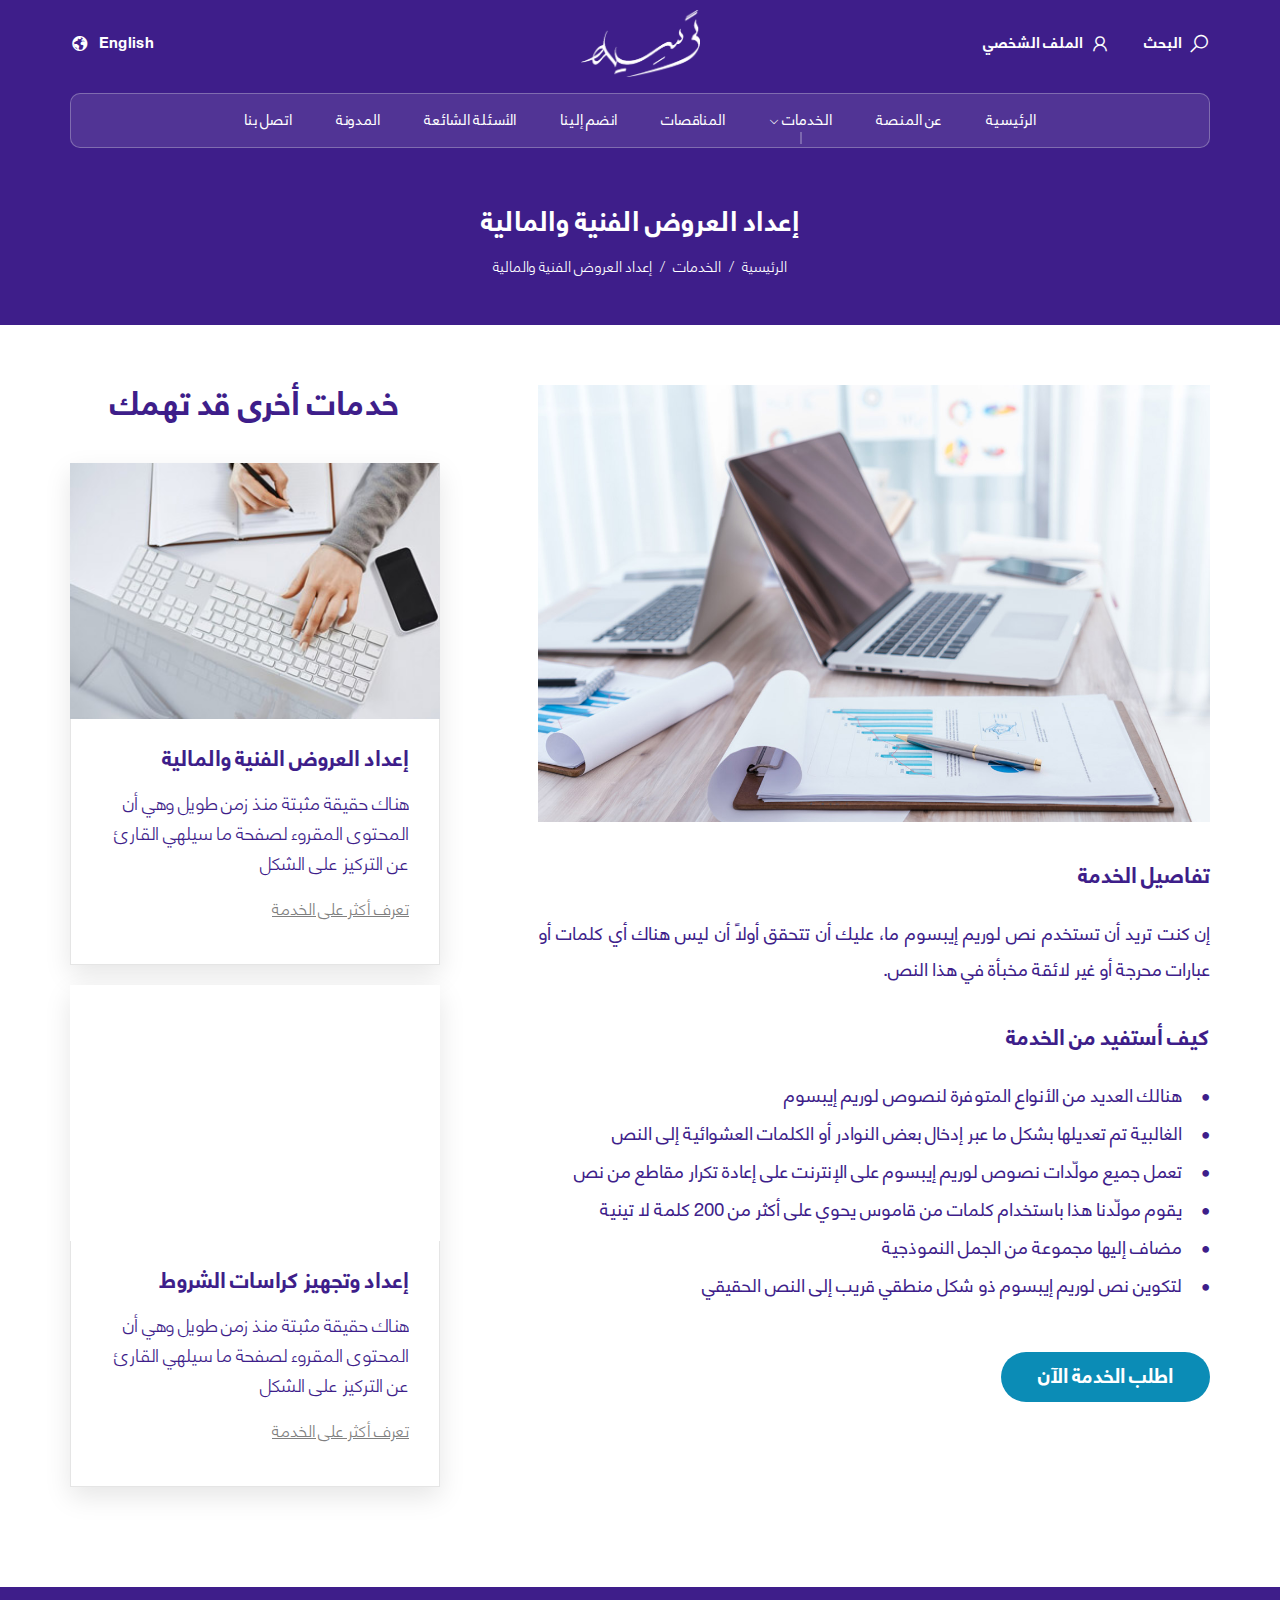
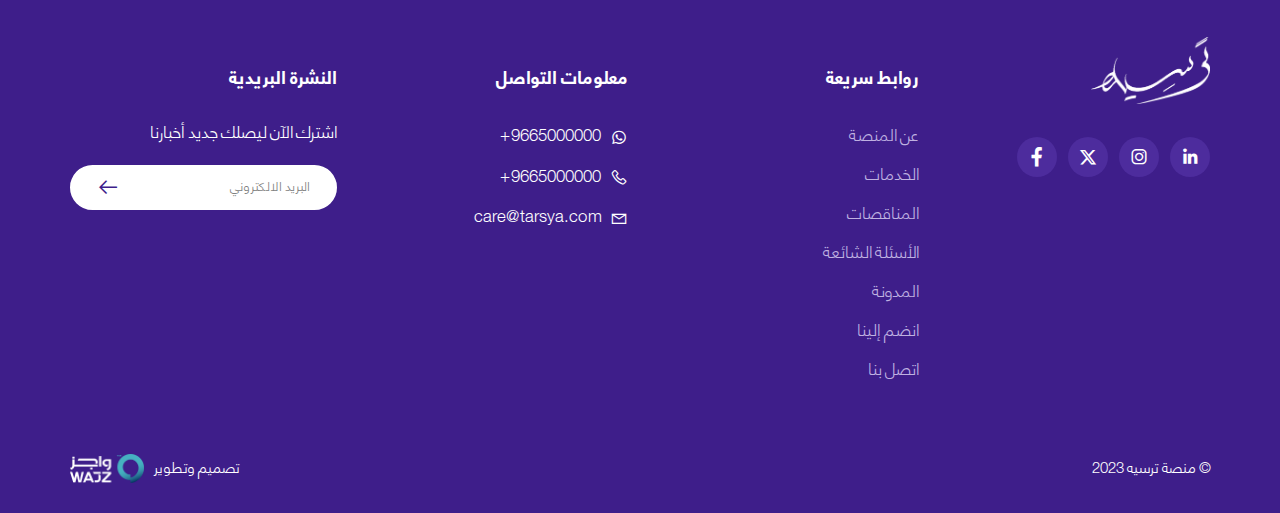
<file: serviceDetails.html>
<!DOCTYPE html>
<html dir="rtl" lang="ar">
  <head>
    <meta charset="UTF-8" />
    <meta
      name="viewport"
      content="width=device-width, initial-scale=1, shrink-to-fit=no, user-scalable=no"
    />
    <title>Tarsya</title>
    <link rel="shortcut icon" type="img/png" href="images/favicon.png" />
    <!-- <link rel="stylesheet" href="css/bootstrap.min.css" /> -->
    <link rel="stylesheet" href="css/bootstrap.rtl.min.css" />
    <link rel="stylesheet" href="css/swiper-bundle.min.css" />
    <link rel="stylesheet" href="css/fancybox.css" />
    <link rel="stylesheet" href="css/fontawesome.min.css" />
    <link rel="stylesheet" href="css/lineawesome.css" />
    <link rel="stylesheet" href="css/sal.css" />
    <link rel="stylesheet" href="css/jqueryUi.css" />
    <link rel="stylesheet" href="css/main.css" />
  </head>

  <body class="inner-page">
    <!-- Start Header -->
    <header>
      <div class="container">
        <div class="header">
          <div class="header-tools">
            <a role="button" class="header-icon search-btn">
              <i class="las la-search"></i>
              <span class="text"> البحث </span>
            </a>
            <a href="#!" class="header-icon user-btn">
              <i class="las la-user"></i>
              <span class="text"> الملف الشخصي </span>
            </a>
          </div>
          <a href="index.html" class="logo">
            <img src="images/logo.png" class="img-fluid" />
          </a>
          <div class="lang-content">
            <a href="en/index.html" class="lang">
              English
              <i class="las la-globe"></i>
            </a>
          </div>
          <div class="nav-btn">
            <div class="btn-bar menu"></div>
            <div class="btn-bar menu"></div>
            <div class="btn-bar menu"></div>
            <div class="btn-bar close"></div>
            <div class="btn-bar close"></div>
          </div>
        </div>
        <nav class="header-nav">
          <div class="background">
            <div class="portion"></div>
            <div class="portion"></div>
            <div class="portion"></div>
          </div>
          <ul class="nav-list">
            <li class="nav-item">
              <a href="index.html" class="nav-link"> الرئيسية </a>
            </li>
            <li class="nav-item">
              <a href="about.html" class="nav-link"> عن المنصة </a>
            </li>
            <li class="nav-item has-children">
              <a href="services.html" class="nav-link active">
                الخدمات
                <i class="las la-angle-down"></i>
              </a>
              <div class="sub-menu">
                <div class="submenu-head">
                  <h4 class="submenu-title">الخدمات</h4>
                  <h6 class="submenu-subtitle">
                    نطوع خدماتنا بناءًا على إحتياجات عملاؤنا
                  </h6>
                </div>
                <ul class="submenu-list">
                  <li class="submenu-item">
                    <a href="serviceDetails.html" class="submenu-link">
                      إعداد العروض الفنية والمالية
                    </a>
                  </li>
                  <li class="submenu-item">
                    <a href="serviceDetails.html" class="submenu-link">
                      إعداد وتجهيز كراسات الشروط
                    </a>
                  </li>
                  <li class="submenu-item">
                    <a href="serviceDetails.html" class="submenu-link">
                      إعداد المحتوى المحلي
                    </a>
                  </li>
                  <li class="submenu-item">
                    <a href="serviceDetails.html" class="submenu-link">
                      تأهيل وتسجيل الشركات
                    </a>
                  </li>
                  <li class="submenu-item">
                    <a href="serviceDetails.html" class="submenu-link">
                      تحليل العروض
                    </a>
                  </li>
                  <li class="submenu-item">
                    <a href="serviceDetails.html" class="submenu-link">
                      طرح المناقصات في التطبيق
                    </a>
                  </li>
                  <li class="submenu-item">
                    <a href="serviceDetails.html" class="submenu-link">
                      التدريب على إعداد العروض
                    </a>
                  </li>
                  <li class="submenu-item">
                    <a href="serviceDetails.html" class="submenu-link">
                      عمل إجراءات تقديم العروض
                    </a>
                  </li>
                  <li class="submenu-item">
                    <a href="serviceDetails.html" class="submenu-link">
                      التدريب على إعداد كراسات الشروط
                    </a>
                  </li>
                </ul>
              </div>
            </li>
            <li class="nav-item">
              <a href="tenders.html" class="nav-link"> المناقصات </a>
            </li>
            <li class="nav-item">
              <a href="join.html" class="nav-link"> انضم إلينا </a>
            </li>
            <li class="nav-item">
              <a href="faq.html" class="nav-link"> الأسئلة الشائعة </a>
            </li>
            <li class="nav-item">
              <a href="blog.html" class="nav-link"> المدونة </a>
            </li>
            <li class="nav-item">
              <a href="contact.html" class="nav-link"> اتصل بنا </a>
            </li>
            <li class="nav-item mobile-item">
              <a href="en/index.html" class="lang">
                English
                <i class="las la-globe"></i>
              </a>
            </li>
          </ul>
        </nav>
      </div>
    </header>
    <section class="search-modal">
      <div class="search-content">
        <div class="close-search">
          <i class="las la-times"></i>
        </div>
        <div class="search-form">
          <input type="text" class="search-input" placeholder="البحث" />
          <button class="search-btn">
            <i class="las la-search"></i>
          </button>
        </div>
      </div>
    </section>
    <!-- End Header -->

    <!-- Start Breadcrumb -->
    <section class="breadcrumb-section">
      <h1 class="page-title">إعداد العروض الفنية والمالية</h1>
      <ul class="breadcrumb-list">
        <li>
          <a href="index.html">الرئيسية</a>
        </li>
        <li>
          <a href="services.html">الخدمات</a>
        </li>
        <li>
          <a href="serviceDetails.html">إعداد العروض الفنية والمالية</a>
        </li>
      </ul>
    </section>
    <!-- End Breadcrumb -->

    <section class="page-content service-page">
      <div class="container">
        <div class="service-content">
          <h2 class="service-title mobile-title">
            إعداد العروض الفنية والمالية
          </h2>
          <div class="service-details">
            <div class="service-img">
              <img src="images/services/2.jpg" />
            </div>
            <div class="service-description">
              <h3>تفاصيل الخدمة</h3>
              <p>
                إن كنت تريد أن تستخدم نص لوريم إيبسوم ما، عليك أن تتحقق أولاً أن
                ليس هناك أي كلمات أو عبارات محرجة أو غير لائقة مخبأة في هذا
                النص.
              </p>
              <h3>كيف أستفيد من الخدمة</h3>
              <ul>
                <li>هنالك العديد من الأنواع المتوفرة لنصوص لوريم إيبسوم</li>
                <li>
                  الغالبية تم تعديلها بشكل ما عبر إدخال بعض النوادر أو الكلمات
                  العشوائية إلى النص
                </li>
                <li>
                  تعمل جميع مولّدات نصوص لوريم إيبسوم على الإنترنت على إعادة
                  تكرار مقاطع من نص
                </li>
                <li>
                  يقوم مولّدنا هذا باستخدام كلمات من قاموس يحوي على أكثر من 200
                  كلمة لا تينية
                </li>
                <li>مضاف إليها مجموعة من الجمل النموذجية</li>
                <li>
                  لتكوين نص لوريم إيبسوم ذو شكل منطقي قريب إلى النص الحقيقي
                </li>
              </ul>
            </div>
            <a href="#!" class="servcie-request"> اطلب الخدمة الآن </a>
          </div>
          <div class="services-related">
            <h2 class="related-title">خدمات أخرى قد تهمك</h2>
            <div class="related-list">
              <div class="service-item">
                <a
                  href="serviceDetails.html"
                  class="service-img loading-img lazy-img-parent"
                >
                  <img
                    data-src="images/services/1.jpg"
                    class="img-fluid lazy-img"
                  />
                </a>
                <div class="service-text">
                  <h3 class="service-name">
                    <a href="serviceDetails.html">
                      إعداد العروض الفنية والمالية
                    </a>
                  </h3>
                  <p class="service-summary">
                    هناك حقيقة مثبتة منذ زمن طويل وهي أن المحتوى المقروء لصفحة
                    ما سيلهي القارئ عن التركيز على الشكل
                  </p>
                  <a href="serviceDetails.html" class="service-link">
                    تعرف أكثر على الخدمة
                  </a>
                </div>
              </div>
              <div class="service-item">
                <a
                  href="serviceDetails.html"
                  class="service-img loading-img lazy-img-parent"
                >
                  <img
                    data-src="images/services/3.jpg"
                    class="img-fluid lazy-img"
                  />
                </a>
                <div class="service-text">
                  <h3 class="service-name">
                    <a href="serviceDetails.html">
                      إعداد وتجهيز كراسات الشروط
                    </a>
                  </h3>
                  <p class="service-summary">
                    هناك حقيقة مثبتة منذ زمن طويل وهي أن المحتوى المقروء لصفحة
                    ما سيلهي القارئ عن التركيز على الشكل
                  </p>
                  <a href="serviceDetails.html" class="service-link">
                    تعرف أكثر على الخدمة
                  </a>
                </div>
              </div>
            </div>
          </div>
        </div>
      </div>
    </section>

    <!-- Start Footer -->
    <footer>
      <div class="container">
        <div class="footer">
          <div class="row">
            <div class="col-lg-3 col-12">
              <div class="footer-info">
                <div class="footer-logo">
                  <img src="images/logo.png" class="img-fluid" />
                </div>
                <div class="socials">
                  <a href="#!" target="_blank" class="social">
                    <i class="lab la-linkedin"></i>
                  </a>
                  <a href="#!" target="_blank" class="social">
                    <i class="lab la-instagram"></i>
                  </a>
                  <a href="#!" target="_blank" class="social">
                    <i class="fa-brands fa-twitter"></i>
                  </a>
                  <a href="#!" target="_blank" class="social">
                    <i class="lab la-facebook"></i>
                  </a>
                </div>
              </div>
            </div>
            <div class="col-lg-3 col-md-6">
              <div class="footer-nav">
                <h4 class="footer-title">روابط سريعة</h4>
                <ul class="footer-list">
                  <li class="footer-item">
                    <a href="about.html" class="footer-link">عن المنصة</a>
                  </li>
                  <li class="footer-item">
                    <a href="services.html" class="footer-link">الخدمات</a>
                  </li>
                  <li class="footer-item">
                    <a href="tenders.html" class="footer-link">المناقصات</a>
                  </li>
                  <li class="footer-item">
                    <a href="faq.html" class="footer-link">الأسئلة الشائعة</a>
                  </li>
                  <li class="footer-item">
                    <a href="blog.html" class="footer-link">المدونة</a>
                  </li>
                  <li class="footer-item">
                    <a href="join.html" class="footer-link">انضم إلينا</a>
                  </li>
                  <li class="footer-item">
                    <a href="contact.html" class="footer-link">اتصل بنا</a>
                  </li>
                </ul>
              </div>
            </div>
            <div class="col-lg-3 col-md-6">
              <div class="footer-contacts">
                <h4 class="footer-title">معلومات التواصل</h4>
                <ul class="contacts-list">
                  <li class="contact-item">
                    <a
                      href="https://wa.me/+9665000000"
                      target="_blank"
                      class="contact-link"
                    >
                      <i class="lab la-whatsapp"></i>
                      <span>+9665000000</span>
                    </a>
                  </li>
                  <li class="contact-item">
                    <a href="tel:+9665000000" class="contact-link">
                      <i class="las la-phone"></i>
                      <span>+9665000000</span>
                    </a>
                  </li>
                  <li class="contact-item">
                    <a href="mailto:care@tarsya.com" class="contact-link">
                      <i class="las la-envelope"></i>
                      <span>care@tarsya.com</span>
                    </a>
                  </li>
                </ul>
              </div>
            </div>
            <div class="col-lg-3 col-12">
              <div class="footer-newsletter">
                <h4 class="footer-title">النشرة البريدية</h4>
                <h5 class="newsletter-title">اشترك الآن ليصلك جديد أخبارنا</h5>
                <div class="newsletter-form">
                  <form>
                    <input
                      type="email"
                      placeholder="البريد الالكتروني"
                      class="newsletter-input"
                    />
                    <button type="submit" class="newsletter-btn">
                      <i class="las la-arrow-left"></i>
                    </button>
                  </form>
                </div>
              </div>
            </div>
          </div>
        </div>
        <div class="last-footer">
          <p class="copyrights">© منصة ترسيه 2023</p>
          <p class="copyrights">
            تصميم وتطوير
            <a href="https://wajz.sa/" target="_blank">
              <img src="images/wajz.png" alt="wajz" />
            </a>
          </p>
        </div>
      </div>
    </footer>
    <div class="arrow-top">
      <i class="las la-arrow-up"></i>
    </div>
    <!-- End Footer -->
    <script src="js/jquery.min.js"></script>
    <script src="js/popper.min.js"></script>
    <script src="js/bootstrap.min.js"></script>
    <script src="js/swiper-bundle.min.js"></script>
    <script src="js/fancybox.umd.js"></script>
    <script src="js/lazyload.js"></script>
    <script src="js/sal.js"></script>
    <script src="js/jqueryUi.js"></script>
    <script src="js/main.js"></script>
  </body>
</html>
</file>
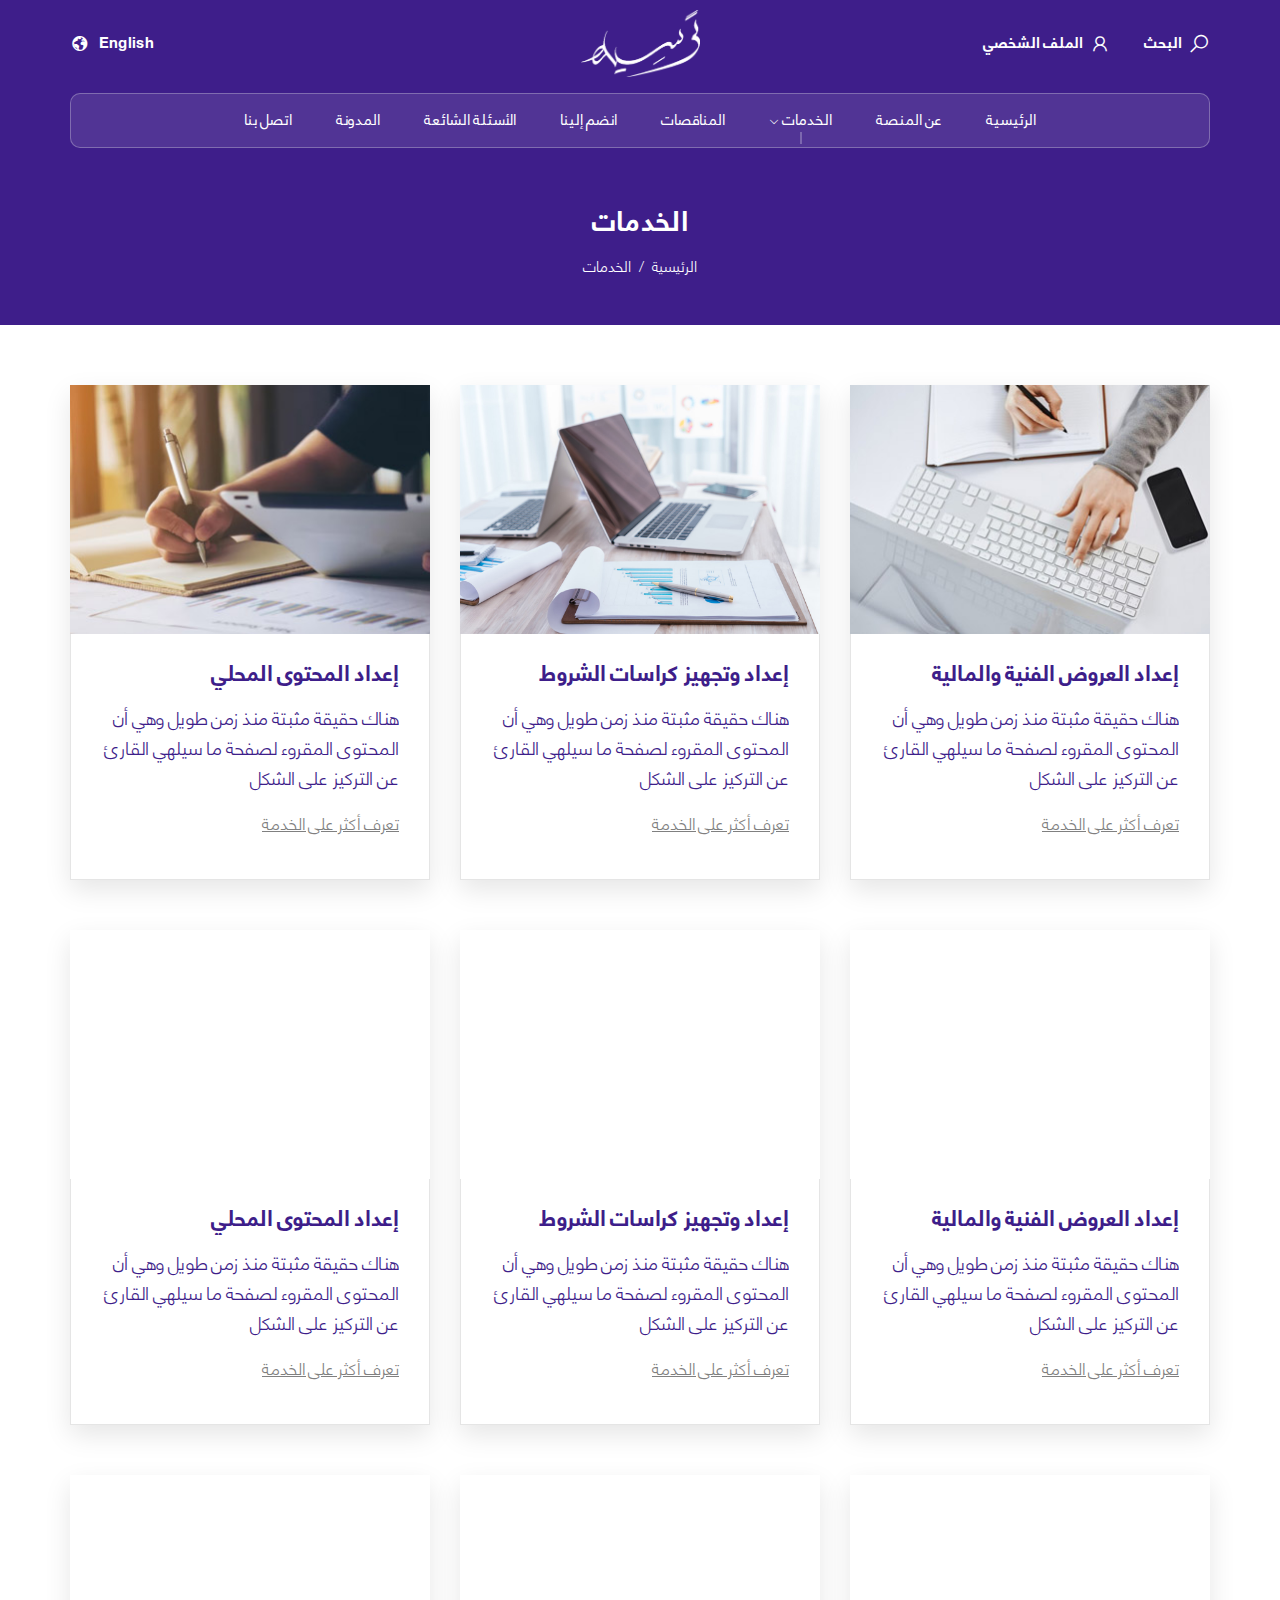
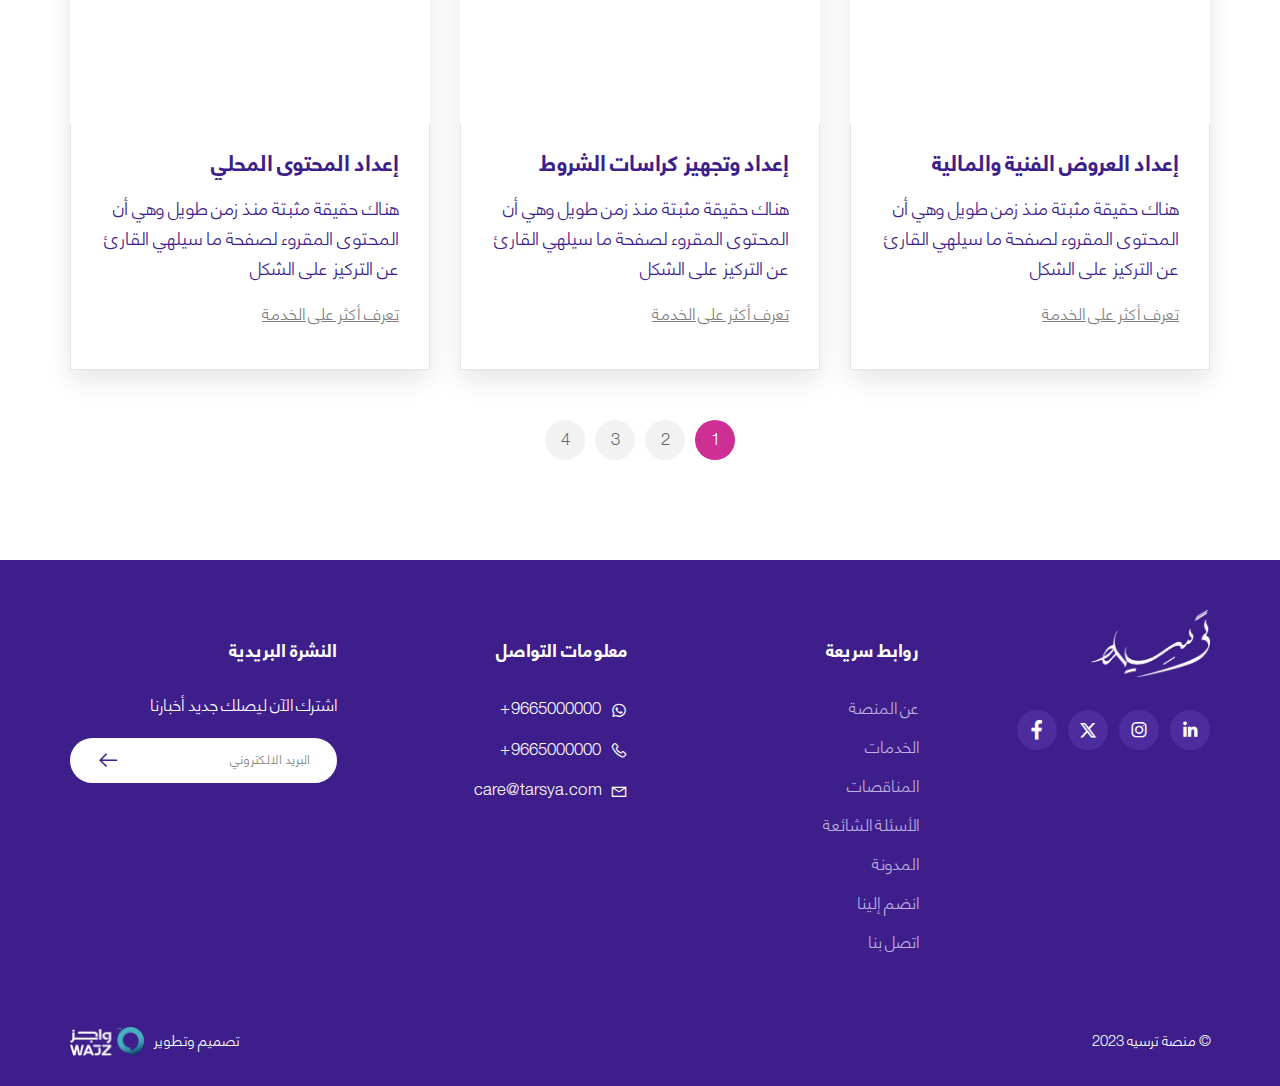
<file: services.html>
<!DOCTYPE html>
<html dir="rtl" lang="ar">
  <head>
    <meta charset="UTF-8" />
    <meta
      name="viewport"
      content="width=device-width, initial-scale=1, shrink-to-fit=no, user-scalable=no"
    />
    <title>Tarsya</title>
    <link rel="shortcut icon" type="img/png" href="images/favicon.png" />
    <!-- <link rel="stylesheet" href="css/bootstrap.min.css" /> -->
    <link rel="stylesheet" href="css/bootstrap.rtl.min.css" />
    <link rel="stylesheet" href="css/swiper-bundle.min.css" />
    <link rel="stylesheet" href="css/fancybox.css" />
    <link rel="stylesheet" href="css/fontawesome.min.css" />
    <link rel="stylesheet" href="css/lineawesome.css" />
    <link rel="stylesheet" href="css/sal.css" />
    <link rel="stylesheet" href="css/jqueryUi.css" />
    <link rel="stylesheet" href="css/main.css" />
  </head>

  <body class="inner-page">
    <!-- Start Header -->
    <header>
      <div class="container">
        <div class="header">
          <div class="header-tools">
            <a role="button" class="header-icon search-btn">
              <i class="las la-search"></i>
              <span class="text"> البحث </span>
            </a>
            <a href="#!" class="header-icon user-btn">
              <i class="las la-user"></i>
              <span class="text"> الملف الشخصي </span>
            </a>
          </div>
          <a href="index.html" class="logo">
            <img src="images/logo.png" class="img-fluid" />
          </a>
          <div class="lang-content">
            <a href="en/index.html" class="lang">
              English
              <i class="las la-globe"></i>
            </a>
          </div>
          <div class="nav-btn">
            <div class="btn-bar menu"></div>
            <div class="btn-bar menu"></div>
            <div class="btn-bar menu"></div>
            <div class="btn-bar close"></div>
            <div class="btn-bar close"></div>
          </div>
        </div>
        <nav class="header-nav">
          <div class="background">
            <div class="portion"></div>
            <div class="portion"></div>
            <div class="portion"></div>
          </div>
          <ul class="nav-list">
            <li class="nav-item">
              <a href="index.html" class="nav-link"> الرئيسية </a>
            </li>
            <li class="nav-item">
              <a href="about.html" class="nav-link"> عن المنصة </a>
            </li>
            <li class="nav-item has-children">
              <a href="services.html" class="nav-link active">
                الخدمات
                <i class="las la-angle-down"></i>
              </a>
              <div class="sub-menu">
                <div class="submenu-head">
                  <h4 class="submenu-title">الخدمات</h4>
                  <h6 class="submenu-subtitle">
                    نطوع خدماتنا بناءًا على إحتياجات عملاؤنا
                  </h6>
                </div>
                <ul class="submenu-list">
                  <li class="submenu-item">
                    <a href="serviceDetails.html" class="submenu-link">
                      إعداد العروض الفنية والمالية
                    </a>
                  </li>
                  <li class="submenu-item">
                    <a href="serviceDetails.html" class="submenu-link">
                      إعداد وتجهيز كراسات الشروط
                    </a>
                  </li>
                  <li class="submenu-item">
                    <a href="serviceDetails.html" class="submenu-link">
                      إعداد المحتوى المحلي
                    </a>
                  </li>
                  <li class="submenu-item">
                    <a href="serviceDetails.html" class="submenu-link">
                      تأهيل وتسجيل الشركات
                    </a>
                  </li>
                  <li class="submenu-item">
                    <a href="serviceDetails.html" class="submenu-link">
                      تحليل العروض
                    </a>
                  </li>
                  <li class="submenu-item">
                    <a href="serviceDetails.html" class="submenu-link">
                      طرح المناقصات في التطبيق
                    </a>
                  </li>
                  <li class="submenu-item">
                    <a href="serviceDetails.html" class="submenu-link">
                      التدريب على إعداد العروض
                    </a>
                  </li>
                  <li class="submenu-item">
                    <a href="serviceDetails.html" class="submenu-link">
                      عمل إجراءات تقديم العروض
                    </a>
                  </li>
                  <li class="submenu-item">
                    <a href="serviceDetails.html" class="submenu-link">
                      التدريب على إعداد كراسات الشروط
                    </a>
                  </li>
                </ul>
              </div>
            </li>
            <li class="nav-item">
              <a href="tenders.html" class="nav-link"> المناقصات </a>
            </li>
            <li class="nav-item">
              <a href="join.html" class="nav-link"> انضم إلينا </a>
            </li>
            <li class="nav-item">
              <a href="faq.html" class="nav-link"> الأسئلة الشائعة </a>
            </li>
            <li class="nav-item">
              <a href="blog.html" class="nav-link"> المدونة </a>
            </li>
            <li class="nav-item">
              <a href="contact.html" class="nav-link"> اتصل بنا </a>
            </li>
            <li class="nav-item mobile-item">
              <a href="en/index.html" class="lang">
                English
                <i class="las la-globe"></i>
              </a>
            </li>
          </ul>
        </nav>
      </div>
    </header>
    <section class="search-modal">
      <div class="search-content">
        <div class="close-search">
          <i class="las la-times"></i>
        </div>
        <div class="search-form">
          <input type="text" class="search-input" placeholder="البحث" />
          <button class="search-btn">
            <i class="las la-search"></i>
          </button>
        </div>
      </div>
    </section>
    <!-- End Header -->

    <!-- Start Breadcrumb -->
    <section class="breadcrumb-section">
      <h1 class="page-title">الخدمات</h1>
      <ul class="breadcrumb-list">
        <li>
          <a href="index.html">الرئيسية</a>
        </li>
        <li>
          <a href="services.html">الخدمات</a>
        </li>
      </ul>
    </section>
    <!-- End Breadcrumb -->

    <section class="page-content services-page">
      <div class="container">
        <div class="services-grid">
          <div class="service-item">
            <a
              href="serviceDetails.html"
              class="service-img loading-img lazy-img-parent"
            >
              <img
                data-src="images/services/1.jpg"
                class="img-fluid lazy-img"
              />
            </a>
            <div class="service-text">
              <h3 class="service-name">
                <a href="serviceDetails.html"> إعداد العروض الفنية والمالية </a>
              </h3>
              <p class="service-summary">
                هناك حقيقة مثبتة منذ زمن طويل وهي أن المحتوى المقروء لصفحة ما
                سيلهي القارئ عن التركيز على الشكل
              </p>
              <a href="serviceDetails.html" class="service-link">
                تعرف أكثر على الخدمة
              </a>
            </div>
          </div>
          <div class="service-item">
            <a
              href="serviceDetails.html"
              class="service-img loading-img lazy-img-parent"
            >
              <img
                data-src="images/services/2.jpg"
                class="img-fluid lazy-img"
              />
            </a>
            <div class="service-text">
              <h3 class="service-name">
                <a href="serviceDetails.html"> إعداد وتجهيز كراسات الشروط </a>
              </h3>
              <p class="service-summary">
                هناك حقيقة مثبتة منذ زمن طويل وهي أن المحتوى المقروء لصفحة ما
                سيلهي القارئ عن التركيز على الشكل
              </p>
              <a href="serviceDetails.html" class="service-link">
                تعرف أكثر على الخدمة
              </a>
            </div>
          </div>
          <div class="service-item">
            <a
              href="serviceDetails.html"
              class="service-img loading-img lazy-img-parent"
            >
              <img
                data-src="images/services/3.jpg"
                class="img-fluid lazy-img"
              />
            </a>
            <div class="service-text">
              <h3 class="service-name">
                <a href="serviceDetails.html"> إعداد المحتوى المحلي </a>
              </h3>
              <p class="service-summary">
                هناك حقيقة مثبتة منذ زمن طويل وهي أن المحتوى المقروء لصفحة ما
                سيلهي القارئ عن التركيز على الشكل
              </p>
              <a href="serviceDetails.html" class="service-link">
                تعرف أكثر على الخدمة
              </a>
            </div>
          </div>
          <div class="service-item">
            <a
              href="serviceDetails.html"
              class="service-img loading-img lazy-img-parent"
            >
              <img
                data-src="images/services/4.jpg"
                class="img-fluid lazy-img"
              />
            </a>
            <div class="service-text">
              <h3 class="service-name">
                <a href="serviceDetails.html"> إعداد العروض الفنية والمالية </a>
              </h3>
              <p class="service-summary">
                هناك حقيقة مثبتة منذ زمن طويل وهي أن المحتوى المقروء لصفحة ما
                سيلهي القارئ عن التركيز على الشكل
              </p>
              <a href="serviceDetails.html" class="service-link">
                تعرف أكثر على الخدمة
              </a>
            </div>
          </div>
          <div class="service-item">
            <a
              href="serviceDetails.html"
              class="service-img loading-img lazy-img-parent"
            >
              <img
                data-src="images/services/5.jpg"
                class="img-fluid lazy-img"
              />
            </a>
            <div class="service-text">
              <h3 class="service-name">
                <a href="serviceDetails.html"> إعداد وتجهيز كراسات الشروط </a>
              </h3>
              <p class="service-summary">
                هناك حقيقة مثبتة منذ زمن طويل وهي أن المحتوى المقروء لصفحة ما
                سيلهي القارئ عن التركيز على الشكل
              </p>
              <a href="serviceDetails.html" class="service-link">
                تعرف أكثر على الخدمة
              </a>
            </div>
          </div>
          <div class="service-item">
            <a
              href="serviceDetails.html"
              class="service-img loading-img lazy-img-parent"
            >
              <img
                data-src="images/services/6.jpg"
                class="img-fluid lazy-img"
              />
            </a>
            <div class="service-text">
              <h3 class="service-name">
                <a href="serviceDetails.html"> إعداد المحتوى المحلي </a>
              </h3>
              <p class="service-summary">
                هناك حقيقة مثبتة منذ زمن طويل وهي أن المحتوى المقروء لصفحة ما
                سيلهي القارئ عن التركيز على الشكل
              </p>
              <a href="serviceDetails.html" class="service-link">
                تعرف أكثر على الخدمة
              </a>
            </div>
          </div>
          <div class="service-item">
            <a
              href="serviceDetails.html"
              class="service-img loading-img lazy-img-parent"
            >
              <img
                data-src="images/services/7.jpg"
                class="img-fluid lazy-img"
              />
            </a>
            <div class="service-text">
              <h3 class="service-name">
                <a href="serviceDetails.html"> إعداد العروض الفنية والمالية </a>
              </h3>
              <p class="service-summary">
                هناك حقيقة مثبتة منذ زمن طويل وهي أن المحتوى المقروء لصفحة ما
                سيلهي القارئ عن التركيز على الشكل
              </p>
              <a href="serviceDetails.html" class="service-link">
                تعرف أكثر على الخدمة
              </a>
            </div>
          </div>
          <div class="service-item">
            <a
              href="serviceDetails.html"
              class="service-img loading-img lazy-img-parent"
            >
              <img
                data-src="images/services/8.jpg"
                class="img-fluid lazy-img"
              />
            </a>
            <div class="service-text">
              <h3 class="service-name">
                <a href="serviceDetails.html"> إعداد وتجهيز كراسات الشروط </a>
              </h3>
              <p class="service-summary">
                هناك حقيقة مثبتة منذ زمن طويل وهي أن المحتوى المقروء لصفحة ما
                سيلهي القارئ عن التركيز على الشكل
              </p>
              <a href="serviceDetails.html" class="service-link">
                تعرف أكثر على الخدمة
              </a>
            </div>
          </div>
          <div class="service-item">
            <a
              href="serviceDetails.html"
              class="service-img loading-img lazy-img-parent"
            >
              <img
                data-src="images/services/9.jpg"
                class="img-fluid lazy-img"
              />
            </a>
            <div class="service-text">
              <h3 class="service-name">
                <a href="serviceDetails.html"> إعداد المحتوى المحلي </a>
              </h3>
              <p class="service-summary">
                هناك حقيقة مثبتة منذ زمن طويل وهي أن المحتوى المقروء لصفحة ما
                سيلهي القارئ عن التركيز على الشكل
              </p>
              <a href="serviceDetails.html" class="service-link">
                تعرف أكثر على الخدمة
              </a>
            </div>
          </div>
        </div>
        <div class="pageing">
            <a href="#!" class="active">1</a>
            <a href="#!">2</a>
            <a href="#!">3</a>
            <a href="#!">4</a>
        </div>
      </div>
    </section>

    <!-- Start Footer -->
    <footer>
      <div class="container">
        <div class="footer">
          <div class="row">
            <div class="col-lg-3 col-12">
              <div class="footer-info">
                <div class="footer-logo">
                  <img src="images/logo.png" class="img-fluid" />
                </div>
                <div class="socials">
                  <a href="#!" target="_blank" class="social">
                    <i class="lab la-linkedin"></i>
                  </a>
                  <a href="#!" target="_blank" class="social">
                    <i class="lab la-instagram"></i>
                  </a>
                  <a href="#!" target="_blank" class="social">
                    <i class="fa-brands fa-twitter"></i>
                  </a>
                  <a href="#!" target="_blank" class="social">
                    <i class="lab la-facebook"></i>
                  </a>
                </div>
              </div>
            </div>
            <div class="col-lg-3 col-md-6">
              <div class="footer-nav">
                <h4 class="footer-title">روابط سريعة</h4>
                <ul class="footer-list">
                  <li class="footer-item">
                    <a href="about.html" class="footer-link">عن المنصة</a>
                  </li>
                  <li class="footer-item">
                    <a href="services.html" class="footer-link">الخدمات</a>
                  </li>
                  <li class="footer-item">
                    <a href="tenders.html" class="footer-link">المناقصات</a>
                  </li>
                  <li class="footer-item">
                    <a href="faq.html" class="footer-link">الأسئلة الشائعة</a>
                  </li>
                  <li class="footer-item">
                    <a href="blog.html" class="footer-link">المدونة</a>
                  </li>
                  <li class="footer-item">
                    <a href="join.html" class="footer-link">انضم إلينا</a>
                  </li>
                  <li class="footer-item">
                    <a href="contact.html" class="footer-link">اتصل بنا</a>
                  </li>
                </ul>
              </div>
            </div>
            <div class="col-lg-3 col-md-6">
              <div class="footer-contacts">
                <h4 class="footer-title">معلومات التواصل</h4>
                <ul class="contacts-list">
                  <li class="contact-item">
                    <a
                      href="https://wa.me/+9665000000"
                      target="_blank"
                      class="contact-link"
                    >
                      <i class="lab la-whatsapp"></i>
                      <span>+9665000000</span>
                    </a>
                  </li>
                  <li class="contact-item">
                    <a href="tel:+9665000000" class="contact-link">
                      <i class="las la-phone"></i>
                      <span>+9665000000</span>
                    </a>
                  </li>
                  <li class="contact-item">
                    <a href="mailto:care@tarsya.com" class="contact-link">
                      <i class="las la-envelope"></i>
                      <span>care@tarsya.com</span>
                    </a>
                  </li>
                </ul>
              </div>
            </div>
            <div class="col-lg-3 col-12">
              <div class="footer-newsletter">
                <h4 class="footer-title">النشرة البريدية</h4>
                <h5 class="newsletter-title">اشترك الآن ليصلك جديد أخبارنا</h5>
                <div class="newsletter-form">
                  <form>
                    <input
                      type="email"
                      placeholder="البريد الالكتروني"
                      class="newsletter-input"
                    />
                    <button type="submit" class="newsletter-btn">
                      <i class="las la-arrow-left"></i>
                    </button>
                  </form>
                </div>
              </div>
            </div>
          </div>
        </div>
        <div class="last-footer">
          <p class="copyrights">© منصة ترسيه 2023</p>
          <p class="copyrights">
            تصميم وتطوير
            <a href="https://wajz.sa/" target="_blank">
              <img src="images/wajz.png" alt="wajz" />
            </a>
          </p>
        </div>
      </div>
    </footer>
    <div class="arrow-top">
      <i class="las la-arrow-up"></i>
    </div>
    <!-- End Footer -->
    <script src="js/jquery.min.js"></script>
    <script src="js/popper.min.js"></script>
    <script src="js/bootstrap.min.js"></script>
    <script src="js/swiper-bundle.min.js"></script>
    <script src="js/fancybox.umd.js"></script>
    <script src="js/lazyload.js"></script>
    <script src="js/sal.js"></script>
    <script src="js/jqueryUi.js"></script>
    <script src="js/main.js"></script>
  </body>
</html>
</file>
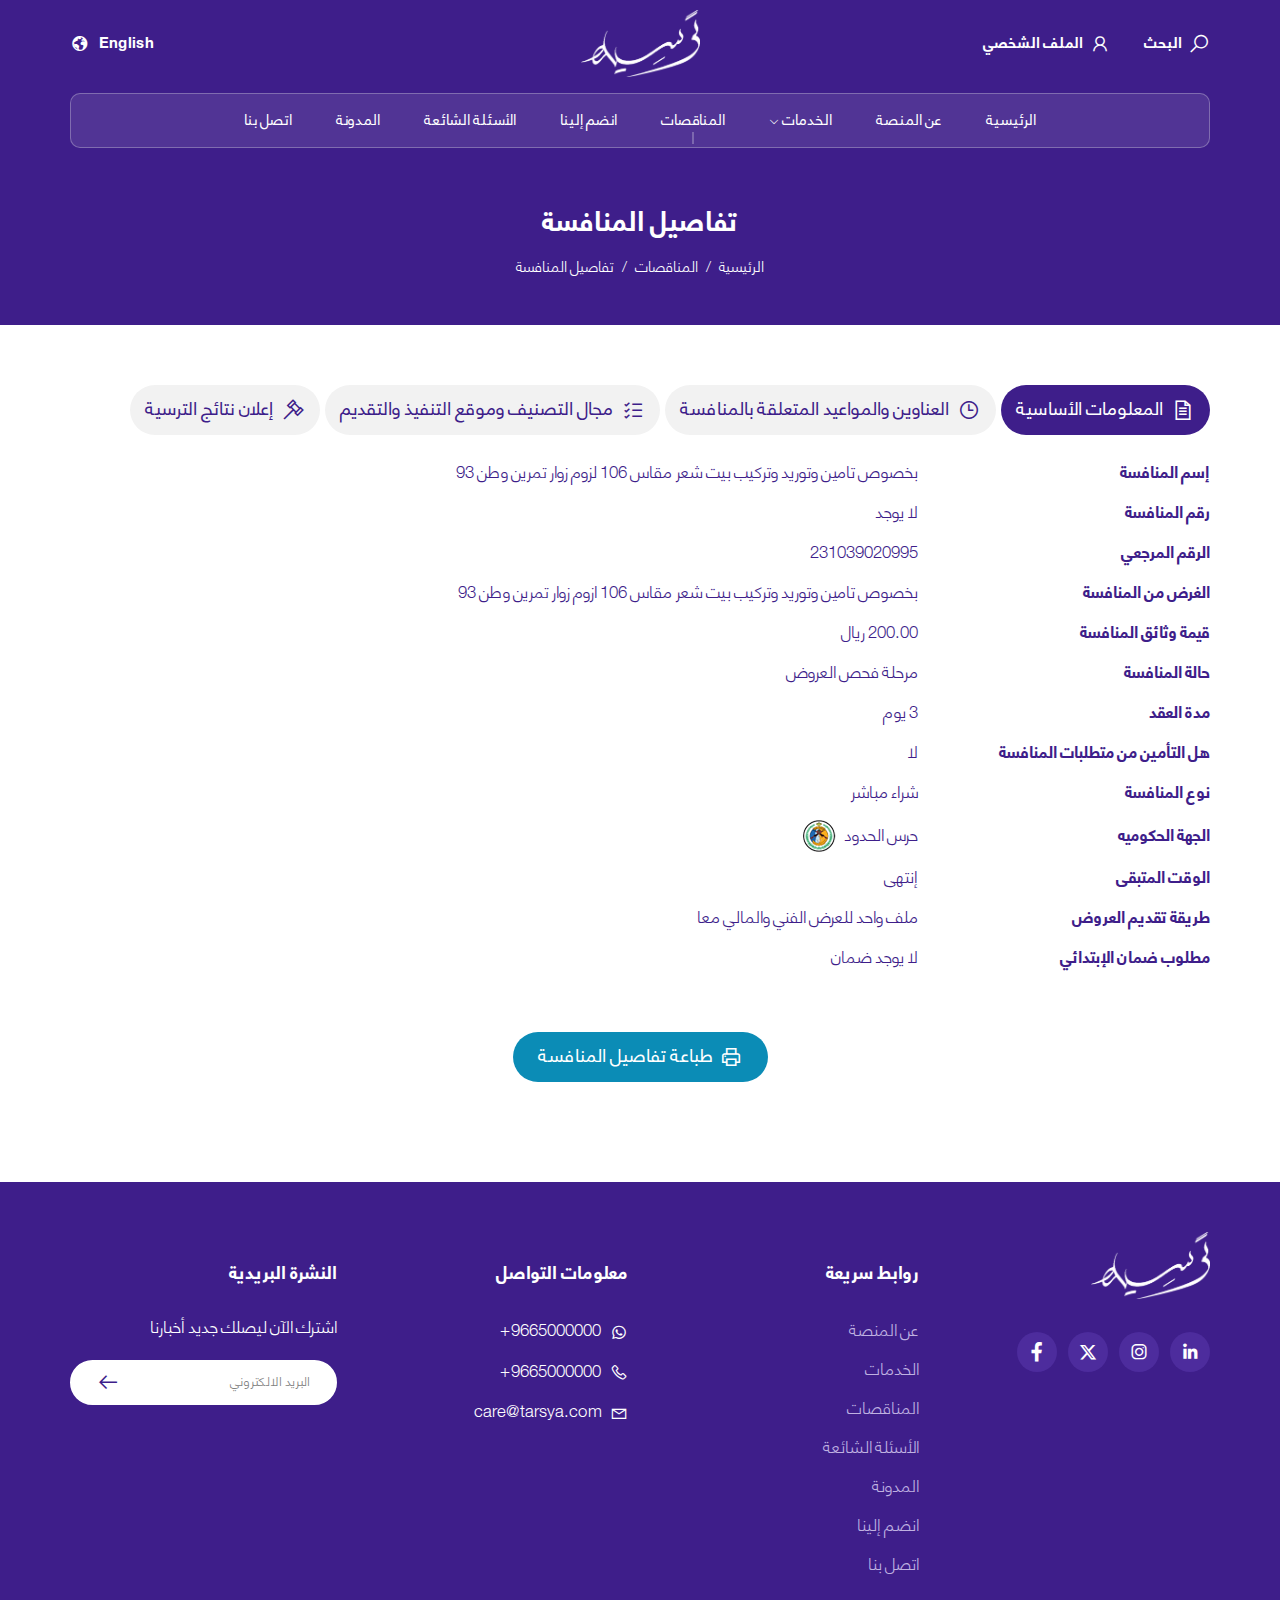
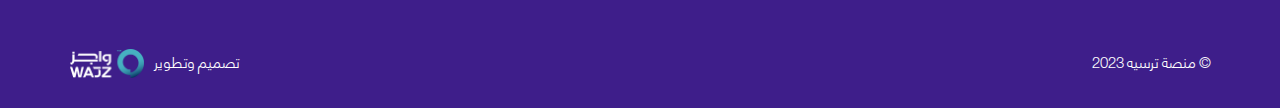
<file: tenderDetails.html>
<!DOCTYPE html>
<html dir="rtl" lang="ar">
  <head>
    <meta charset="UTF-8" />
    <meta
      name="viewport"
      content="width=device-width, initial-scale=1, shrink-to-fit=no, user-scalable=no"
    />
    <title>Tarsya</title>
    <link rel="shortcut icon" type="img/png" href="images/favicon.png" />
    <!-- <link rel="stylesheet" href="css/bootstrap.min.css" /> -->
    <link rel="stylesheet" href="css/bootstrap.rtl.min.css" />
    <link rel="stylesheet" href="css/swiper-bundle.min.css" />
    <link rel="stylesheet" href="css/fancybox.css" />
    <link rel="stylesheet" href="css/fontawesome.min.css" />
    <link rel="stylesheet" href="css/lineawesome.css" />
    <link rel="stylesheet" href="css/sal.css" />
    <link rel="stylesheet" href="css/jqueryUi.css" />
    <link rel="stylesheet" href="css/main.css" />
  </head>

  <body class="inner-page">
    <!-- Start Header -->
    <header>
      <div class="container">
        <div class="header">
          <div class="header-tools">
            <a role="button" class="header-icon search-btn">
              <i class="las la-search"></i>
              <span class="text"> البحث </span>
            </a>
            <a href="#!" class="header-icon user-btn">
              <i class="las la-user"></i>
              <span class="text"> الملف الشخصي </span>
            </a>
          </div>
          <a href="index.html" class="logo">
            <img src="images/logo.png" class="img-fluid" />
          </a>
          <div class="lang-content">
            <a href="en/index.html" class="lang">
              English
              <i class="las la-globe"></i>
            </a>
          </div>
          <div class="nav-btn">
            <div class="btn-bar menu"></div>
            <div class="btn-bar menu"></div>
            <div class="btn-bar menu"></div>
            <div class="btn-bar close"></div>
            <div class="btn-bar close"></div>
          </div>
        </div>
        <nav class="header-nav">
          <div class="background">
            <div class="portion"></div>
            <div class="portion"></div>
            <div class="portion"></div>
          </div>
          <ul class="nav-list">
            <li class="nav-item">
              <a href="index.html" class="nav-link"> الرئيسية </a>
            </li>
            <li class="nav-item">
              <a href="about.html" class="nav-link"> عن المنصة </a>
            </li>
            <li class="nav-item has-children">
              <a href="services.html" class="nav-link">
                الخدمات
                <i class="las la-angle-down"></i>
              </a>
              <div class="sub-menu">
                <div class="submenu-head">
                  <h4 class="submenu-title">الخدمات</h4>
                  <h6 class="submenu-subtitle">
                    نطوع خدماتنا بناءًا على إحتياجات عملاؤنا
                  </h6>
                </div>
                <ul class="submenu-list">
                  <li class="submenu-item">
                    <a href="serviceDetails.html" class="submenu-link">
                      إعداد العروض الفنية والمالية
                    </a>
                  </li>
                  <li class="submenu-item">
                    <a href="serviceDetails.html" class="submenu-link">
                      إعداد وتجهيز كراسات الشروط
                    </a>
                  </li>
                  <li class="submenu-item">
                    <a href="serviceDetails.html" class="submenu-link">
                      إعداد المحتوى المحلي
                    </a>
                  </li>
                  <li class="submenu-item">
                    <a href="serviceDetails.html" class="submenu-link">
                      تأهيل وتسجيل الشركات
                    </a>
                  </li>
                  <li class="submenu-item">
                    <a href="serviceDetails.html" class="submenu-link">
                      تحليل العروض
                    </a>
                  </li>
                  <li class="submenu-item">
                    <a href="serviceDetails.html" class="submenu-link">
                      طرح المناقصات في التطبيق
                    </a>
                  </li>
                  <li class="submenu-item">
                    <a href="serviceDetails.html" class="submenu-link">
                      التدريب على إعداد العروض
                    </a>
                  </li>
                  <li class="submenu-item">
                    <a href="serviceDetails.html" class="submenu-link">
                      عمل إجراءات تقديم العروض
                    </a>
                  </li>
                  <li class="submenu-item">
                    <a href="serviceDetails.html" class="submenu-link">
                      التدريب على إعداد كراسات الشروط
                    </a>
                  </li>
                </ul>
              </div>
            </li>
            <li class="nav-item">
              <a href="tenders.html" class="nav-link active"> المناقصات </a>
            </li>
            <li class="nav-item">
              <a href="join.html" class="nav-link"> انضم إلينا </a>
            </li>
            <li class="nav-item">
              <a href="faq.html" class="nav-link"> الأسئلة الشائعة </a>
            </li>
            <li class="nav-item">
              <a href="blog.html" class="nav-link"> المدونة </a>
            </li>
            <li class="nav-item">
              <a href="contact.html" class="nav-link"> اتصل بنا </a>
            </li>
            <li class="nav-item mobile-item">
              <a href="en/index.html" class="lang">
                English
                <i class="las la-globe"></i>
              </a>
            </li>
          </ul>
        </nav>
      </div>
    </header>
    <section class="search-modal">
      <div class="search-content">
        <div class="close-search">
          <i class="las la-times"></i>
        </div>
        <div class="search-form">
          <input type="text" class="search-input" placeholder="البحث" />
          <button class="search-btn">
            <i class="las la-search"></i>
          </button>
        </div>
      </div>
    </section>
    <!-- End Header -->

    <!-- Start Breadcrumb -->
    <section class="breadcrumb-section">
      <h1 class="page-title">تفاصيل المنافسة</h1>
      <ul class="breadcrumb-list">
        <li>
          <a href="index.html">الرئيسية</a>
        </li>
        <li>
          <a href="tenders.html">المناقصات</a>
        </li>
        <li>
          <a href="tenderDetails.html">تفاصيل المنافسة</a>
        </li>
      </ul>
    </section>
    <!-- End Breadcrumb -->

    <section class="page-content tenderDetails-page">
      <div class="container">
        <div class="nav custom-nav-tabs">
          <button
            class="custom-nav-btn active"
            data-bs-toggle="tab"
            data-bs-target="#tab_1"
          >
            <i class="las la-file-alt"></i>
            المعلومات الأساسية
          </button>
          <button
            class="custom-nav-btn"
            data-bs-toggle="tab"
            data-bs-target="#tab_2"
          >
            <i class="las la-clock"></i>
            العناوين والمواعيد المتعلقة بالمنافسة
          </button>
          <button
            class="custom-nav-btn"
            data-bs-toggle="tab"
            data-bs-target="#tab_3"
          >
            <i class="las la-list-alt"></i>
            مجال التصنيف وموقع التنفيذ والتقديم
          </button>
          <button
            class="custom-nav-btn"
            data-bs-toggle="tab"
            data-bs-target="#tab_4"
          >
            <i class="las la-gavel"></i>
            إعلان نتائج الترسية
          </button>
        </div>
        <div class="tenderDetails-content">
          <div class="tab-content">
            <div class="tab-pane fade show active" id="tab_1">
              <div class="tenderDetails-informations">
                <div class="tenderDetails-item">
                  <strong> إسم المنافسة </strong>
                  <span>
                    بخصوص تامين وتوريد وتركيب بيت شعر مقاس 106 لزوم زوار تمرين
                    وطن 93
                  </span>
                </div>
                <div class="tenderDetails-item">
                  <strong> رقم المنافسة </strong>
                  <span> لا يوجد </span>
                </div>
                <div class="tenderDetails-item">
                  <strong> الرقم المرجعي </strong>
                  <span> 231039020995 </span>
                </div>
                <div class="tenderDetails-item">
                  <strong> الغرض من المنافسة </strong>
                  <span>
                    بخصوص تامين وتوريد وتركيب بيت شعر مقاس 106 ازوم زوار تمرین
                    وطن 93
                  </span>
                </div>
                <div class="tenderDetails-item">
                  <strong> قيمة وثائق المنافسة </strong>
                  <span> 200.00 ريال </span>
                </div>
                <div class="tenderDetails-item">
                  <strong> حالة المنافسة </strong>
                  <span> مرحلة فحص العروض </span>
                </div>
                <div class="tenderDetails-item">
                  <strong> مدة العقد </strong>
                  <span> 3 يوم </span>
                </div>
                <div class="tenderDetails-item">
                  <strong> هل التأمين من متطلبات المنافسة </strong>
                  <span> لا </span>
                </div>
                <div class="tenderDetails-item">
                  <strong> نوع المنافسة </strong>
                  <span> شراء مباشر </span>
                </div>
                <div class="tenderDetails-item">
                  <strong> الجهة الحكوميه </strong>
                  <span> حرس الحدود <img src="images/sbg-logo.png" /></span>
                </div>
                <div class="tenderDetails-item">
                  <strong> الوقت المتبقى </strong>
                  <span> إنتهى </span>
                </div>
                <div class="tenderDetails-item">
                  <strong> طريقة تقديم العروض </strong>
                  <span> ملف واحد للعرض الفني والمالي معا </span>
                </div>
                <div class="tenderDetails-item">
                  <strong> مطلوب ضمان الإبتدائي </strong>
                  <span> لا يوجد ضمان </span>
                </div>
              </div>
            </div>
            <div class="tab-pane fade" id="tab_2">
              <i class="las la-clock"></i>
              العناوين والمواعيد المتعلقة بالمنافسة
            </div>
            <div class="tab-pane fade" id="tab_3">
              <i class="las la-list-alt"></i>
              مجال التصنيف وموقع التنفيذ والتقديم
            </div>
            <div class="tab-pane fade" id="tab_4">
              <i class="las la-gavel"></i>
              إعلان نتائج الترسية
            </div>
          </div>
        </div>
        <a href="#!" class="tenderDetails-btn">
          <i class="las la-print"></i>
          طباعة تفاصيل المنافسة
        </a>
      </div>
    </section>

    <!-- Start Footer -->
    <footer>
      <div class="container">
        <div class="footer">
          <div class="row">
            <div class="col-lg-3 col-12">
              <div class="footer-info">
                <div class="footer-logo">
                  <img src="images/logo.png" class="img-fluid" />
                </div>
                <div class="socials">
                  <a href="#!" target="_blank" class="social">
                    <i class="lab la-linkedin"></i>
                  </a>
                  <a href="#!" target="_blank" class="social">
                    <i class="lab la-instagram"></i>
                  </a>
                  <a href="#!" target="_blank" class="social">
                    <i class="fa-brands fa-twitter"></i>
                  </a>
                  <a href="#!" target="_blank" class="social">
                    <i class="lab la-facebook"></i>
                  </a>
                </div>
              </div>
            </div>
            <div class="col-lg-3 col-md-6">
              <div class="footer-nav">
                <h4 class="footer-title">روابط سريعة</h4>
                <ul class="footer-list">
                  <li class="footer-item">
                    <a href="about.html" class="footer-link">عن المنصة</a>
                  </li>
                  <li class="footer-item">
                    <a href="services.html" class="footer-link">الخدمات</a>
                  </li>
                  <li class="footer-item">
                    <a href="tenders.html" class="footer-link">المناقصات</a>
                  </li>
                  <li class="footer-item">
                    <a href="faq.html" class="footer-link">الأسئلة الشائعة</a>
                  </li>
                  <li class="footer-item">
                    <a href="blog.html" class="footer-link">المدونة</a>
                  </li>
                  <li class="footer-item">
                    <a href="join.html" class="footer-link">انضم إلينا</a>
                  </li>
                  <li class="footer-item">
                    <a href="contact.html" class="footer-link">اتصل بنا</a>
                  </li>
                </ul>
              </div>
            </div>
            <div class="col-lg-3 col-md-6">
              <div class="footer-contacts">
                <h4 class="footer-title">معلومات التواصل</h4>
                <ul class="contacts-list">
                  <li class="contact-item">
                    <a
                      href="https://wa.me/+9665000000"
                      target="_blank"
                      class="contact-link"
                    >
                      <i class="lab la-whatsapp"></i>
                      <span>+9665000000</span>
                    </a>
                  </li>
                  <li class="contact-item">
                    <a href="tel:+9665000000" class="contact-link">
                      <i class="las la-phone"></i>
                      <span>+9665000000</span>
                    </a>
                  </li>
                  <li class="contact-item">
                    <a href="mailto:care@tarsya.com" class="contact-link">
                      <i class="las la-envelope"></i>
                      <span>care@tarsya.com</span>
                    </a>
                  </li>
                </ul>
              </div>
            </div>
            <div class="col-lg-3 col-12">
              <div class="footer-newsletter">
                <h4 class="footer-title">النشرة البريدية</h4>
                <h5 class="newsletter-title">اشترك الآن ليصلك جديد أخبارنا</h5>
                <div class="newsletter-form">
                  <form>
                    <input
                      type="email"
                      placeholder="البريد الالكتروني"
                      class="newsletter-input"
                    />
                    <button type="submit" class="newsletter-btn">
                      <i class="las la-arrow-left"></i>
                    </button>
                  </form>
                </div>
              </div>
            </div>
          </div>
        </div>
        <div class="last-footer">
          <p class="copyrights">© منصة ترسيه 2023</p>
          <p class="copyrights">
            تصميم وتطوير
            <a href="https://wajz.sa/" target="_blank">
              <img src="images/wajz.png" alt="wajz" />
            </a>
          </p>
        </div>
      </div>
    </footer>
    <div class="arrow-top">
      <i class="las la-arrow-up"></i>
    </div>
    <!-- End Footer -->
    <script src="js/jquery.min.js"></script>
    <script src="js/popper.min.js"></script>
    <script src="js/bootstrap.min.js"></script>
    <script src="js/swiper-bundle.min.js"></script>
    <script src="js/fancybox.umd.js"></script>
    <script src="js/lazyload.js"></script>
    <script src="js/sal.js"></script>
    <script src="js/jqueryUi.js"></script>
    <script src="js/main.js"></script>
  </body>
</html>
</file>
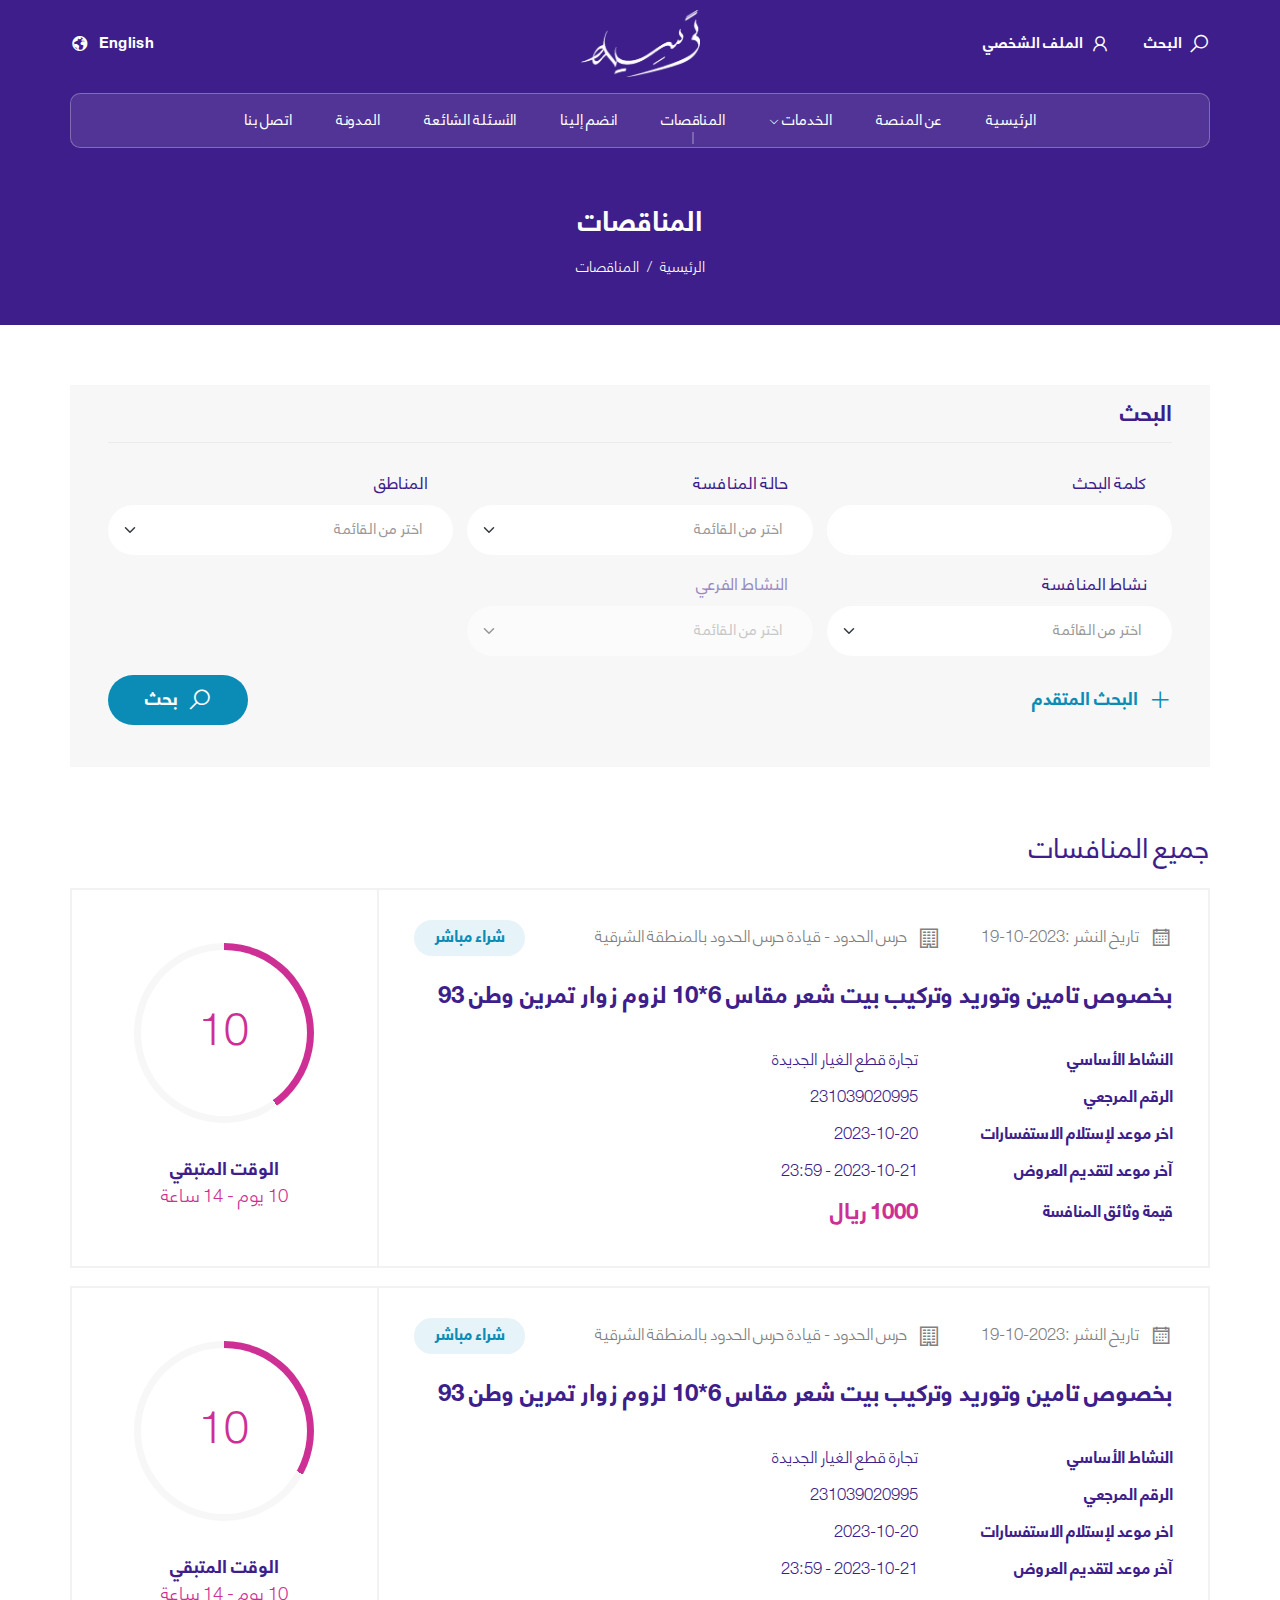
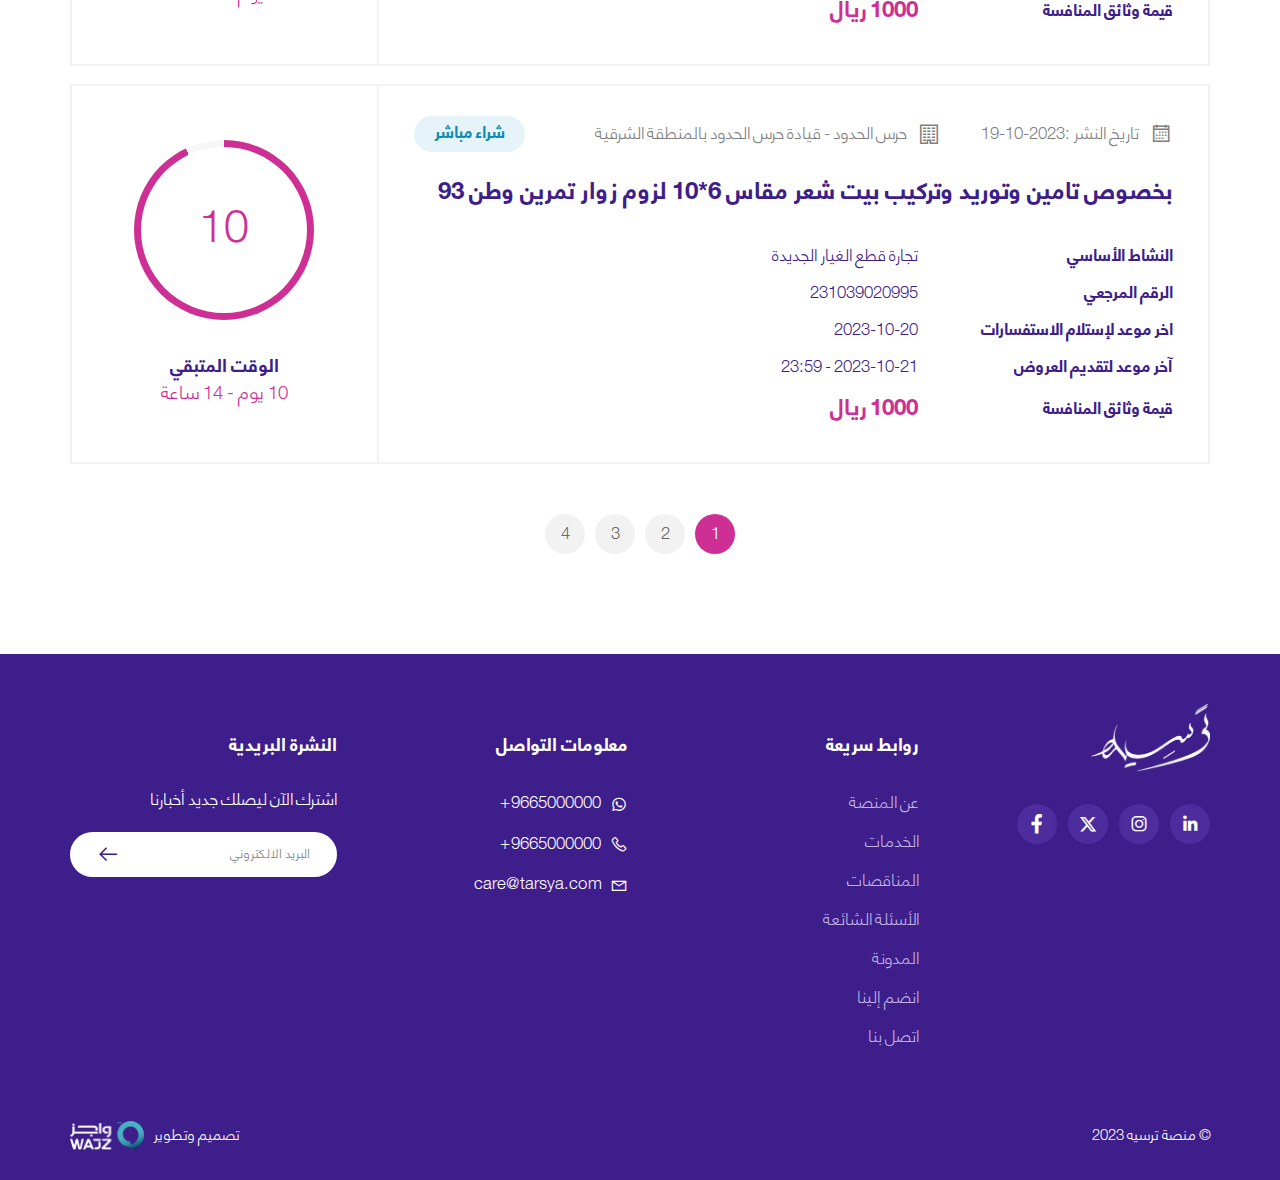
<file: tenders.html>
<!DOCTYPE html>
<html dir="rtl" lang="ar">
  <head>
    <meta charset="UTF-8" />
    <meta
      name="viewport"
      content="width=device-width, initial-scale=1, shrink-to-fit=no, user-scalable=no"
    />
    <title>Tarsya</title>
    <link rel="shortcut icon" type="img/png" href="images/favicon.png" />
    <!-- <link rel="stylesheet" href="css/bootstrap.min.css" /> -->
    <link rel="stylesheet" href="css/bootstrap.rtl.min.css" />
    <link rel="stylesheet" href="css/swiper-bundle.min.css" />
    <link rel="stylesheet" href="css/fancybox.css" />
    <link rel="stylesheet" href="css/fontawesome.min.css" />
    <link rel="stylesheet" href="css/lineawesome.css" />
    <link rel="stylesheet" href="css/sal.css" />
    <link rel="stylesheet" href="css/jqueryUi.css" />
    <link rel="stylesheet" href="css/main.css" />
  </head>

  <body class="inner-page">
    <!-- Start Header -->
    <header>
      <div class="container">
        <div class="header">
          <div class="header-tools">
            <a role="button" class="header-icon search-btn">
              <i class="las la-search"></i>
              <span class="text"> البحث </span>
            </a>
            <a href="#!" class="header-icon user-btn">
              <i class="las la-user"></i>
              <span class="text"> الملف الشخصي </span>
            </a>
          </div>
          <a href="index.html" class="logo">
            <img src="images/logo.png" class="img-fluid" />
          </a>
          <div class="lang-content">
            <a href="en/index.html" class="lang">
              English
              <i class="las la-globe"></i>
            </a>
          </div>
          <div class="nav-btn">
            <div class="btn-bar menu"></div>
            <div class="btn-bar menu"></div>
            <div class="btn-bar menu"></div>
            <div class="btn-bar close"></div>
            <div class="btn-bar close"></div>
          </div>
        </div>
        <nav class="header-nav">
          <div class="background">
            <div class="portion"></div>
            <div class="portion"></div>
            <div class="portion"></div>
          </div>
          <ul class="nav-list">
            <li class="nav-item">
              <a href="index.html" class="nav-link"> الرئيسية </a>
            </li>
            <li class="nav-item">
              <a href="about.html" class="nav-link"> عن المنصة </a>
            </li>
            <li class="nav-item has-children">
              <a href="services.html" class="nav-link">
                الخدمات
                <i class="las la-angle-down"></i>
              </a>
              <div class="sub-menu">
                <div class="submenu-head">
                  <h4 class="submenu-title">الخدمات</h4>
                  <h6 class="submenu-subtitle">
                    نطوع خدماتنا بناءًا على إحتياجات عملاؤنا
                  </h6>
                </div>
                <ul class="submenu-list">
                  <li class="submenu-item">
                    <a href="serviceDetails.html" class="submenu-link">
                      إعداد العروض الفنية والمالية
                    </a>
                  </li>
                  <li class="submenu-item">
                    <a href="serviceDetails.html" class="submenu-link">
                      إعداد وتجهيز كراسات الشروط
                    </a>
                  </li>
                  <li class="submenu-item">
                    <a href="serviceDetails.html" class="submenu-link">
                      إعداد المحتوى المحلي
                    </a>
                  </li>
                  <li class="submenu-item">
                    <a href="serviceDetails.html" class="submenu-link">
                      تأهيل وتسجيل الشركات
                    </a>
                  </li>
                  <li class="submenu-item">
                    <a href="serviceDetails.html" class="submenu-link">
                      تحليل العروض
                    </a>
                  </li>
                  <li class="submenu-item">
                    <a href="serviceDetails.html" class="submenu-link">
                      طرح المناقصات في التطبيق
                    </a>
                  </li>
                  <li class="submenu-item">
                    <a href="serviceDetails.html" class="submenu-link">
                      التدريب على إعداد العروض
                    </a>
                  </li>
                  <li class="submenu-item">
                    <a href="serviceDetails.html" class="submenu-link">
                      عمل إجراءات تقديم العروض
                    </a>
                  </li>
                  <li class="submenu-item">
                    <a href="serviceDetails.html" class="submenu-link">
                      التدريب على إعداد كراسات الشروط
                    </a>
                  </li>
                </ul>
              </div>
            </li>
            <li class="nav-item">
              <a href="tenders.html" class="nav-link active"> المناقصات </a>
            </li>
            <li class="nav-item">
              <a href="join.html" class="nav-link"> انضم إلينا </a>
            </li>
            <li class="nav-item">
              <a href="faq.html" class="nav-link"> الأسئلة الشائعة </a>
            </li>
            <li class="nav-item">
              <a href="blog.html" class="nav-link"> المدونة </a>
            </li>
            <li class="nav-item">
              <a href="contact.html" class="nav-link"> اتصل بنا </a>
            </li>
            <li class="nav-item mobile-item">
              <a href="en/index.html" class="lang">
                English
                <i class="las la-globe"></i>
              </a>
            </li>
          </ul>
        </nav>
      </div>
    </header>
    <section class="search-modal">
      <div class="search-content">
        <div class="close-search">
          <i class="las la-times"></i>
        </div>
        <div class="search-form">
          <input type="text" class="search-input" placeholder="البحث" />
          <button class="search-btn">
            <i class="las la-search"></i>
          </button>
        </div>
      </div>
    </section>
    <!-- End Header -->

    <!-- Start Breadcrumb -->
    <section class="breadcrumb-section">
      <h1 class="page-title">المناقصات</h1>
      <ul class="breadcrumb-list">
        <li>
          <a href="index.html">الرئيسية</a>
        </li>
        <li>
          <a href="tenders.html">المناقصات</a>
        </li>
      </ul>
    </section>
    <!-- End Breadcrumb -->

    <section class="page-content tenders-page">
      <div class="container">
        <div class="advanced-search">
          <h3 class="search-title">البحث</h3>
          <form>
            <div class="search-form">
              <div class="search-grid">
                <div class="form-group">
                  <label class="form-label">كلمة البحث</label>
                  <input type="search" class="form-control" />
                </div>
                <div class="form-group">
                  <label class="form-label">حالة المنافسة</label>
                  <select class="form-select">
                    <option hidden>اختر من القائمة</option>
                    <option value="1">المنافسات النشطة (تقديم العروض)</option>
                    <option value="2">المنافسات النشطة (تقديم العروض)</option>
                    <option value="3">المنافسات النشطة (تقديم العروض)</option>
                    <option value="4">المنافسات النشطة (تقديم العروض)</option>
                    <option value="5">المنافسات النشطة (تقديم العروض)</option>
                  </select>
                </div>
                <div class="form-group">
                  <label class="form-label">المناطق</label>
                  <select class="form-select">
                    <option hidden>اختر من القائمة</option>
                    <option value="1">منطقة الرياض</option>
                    <option value="2">منطقة الرياض</option>
                    <option value="3">منطقة الرياض</option>
                    <option value="4">منطقة الرياض</option>
                    <option value="5">منطقة الرياض</option>
                  </select>
                </div>
                <div class="form-group">
                  <label class="form-label">نشاط المنافسة</label>
                  <select class="form-select">
                    <option hidden>اختر من القائمة</option>
                    <option value="1">التجارة</option>
                    <option value="2">التجارة</option>
                    <option value="3">التجارة</option>
                    <option value="4">التجارة</option>
                    <option value="5">التجارة</option>
                  </select>
                </div>
                <div class="form-group disabled">
                  <label class="form-label">النشاط الفرعي</label>
                  <select class="form-select">
                    <option hidden>اختر من القائمة</option>
                    <option value="1">تجارة قطع الغيار الجديدة</option>
                    <option value="2">تجارة قطع الغيار الجديدة</option>
                    <option value="3">تجارة قطع الغيار الجديدة</option>
                    <option value="4">تجارة قطع الغيار الجديدة</option>
                    <option value="5">تجارة قطع الغيار الجديدة</option>
                  </select>
                </div>
                <div class="form-group additional-fields">
                  <label class="form-label">الرقم المرجعي للمنافسة</label>
                  <input type="text" class="form-control" />
                </div>
                <div class="form-group additional-fields">
                  <label class="form-label">رقم المنافسة</label>
                  <input type="text" class="form-control" />
                </div>
                <div class="form-group additional-fields">
                  <label class="form-label">اسلوب الشراء / التعاقد</label>
                  <select class="form-select">
                    <option hidden>اختر من القائمة</option>
                    <option value="1">شراء مباشر</option>
                    <option value="2">شراء مباشر</option>
                    <option value="3">شراء مباشر</option>
                    <option value="4">شراء مباشر</option>
                    <option value="5">شراء مباشر</option>
                  </select>
                </div>
                <div class="form-group additional-fields">
                  <label class="form-label">الجهة الحكومية</label>
                  <select class="form-select">
                    <option hidden>اختر من القائمة</option>
                    <option value="1">حرس الحدود</option>
                    <option value="2">حرس الحدود</option>
                    <option value="3">حرس الحدود</option>
                    <option value="4">حرس الحدود</option>
                    <option value="5">حرس الحدود</option>
                  </select>
                </div>
                <div class="form-group additional-fields">
                  <label class="form-label">مدى سعر كراسة الشروط</label>
                  <select class="form-select">
                    <option hidden>اختر من القائمة</option>
                    <option value="1">1001 - 10001</option>
                    <option value="2">1001 - 10001</option>
                    <option value="3">1001 - 10001</option>
                    <option value="4">1001 - 10001</option>
                    <option value="5">1001 - 10001</option>
                  </select>
                </div>
                <div class="form-group additional-fields">
                  <label class="form-label">تاريخ نشر المنافسة</label>
                  <select class="form-select">
                    <option hidden>اختر من القائمة</option>
                    <option value="1">في أي وقت</option>
                    <option value="2">في أي وقت</option>
                    <option value="3">في أي وقت</option>
                    <option value="4">في أي وقت</option>
                    <option value="5">في أي وقت</option>
                  </select>
                </div>
                <div class="form-group additional-fields">
                  <label class="form-label">آخر موعد لتقديم العروض</label>
                  <div class="group-grid">
                    <div class="datepicker-content">
                      <input
                        type="text"
                        class="form-control"
                        placeholder="من"
                        readonly
                      />
                    </div>
                    <div class="datepicker-content">
                      <input
                        type="text"
                        class="form-control"
                        placeholder="إلى"
                        readonly
                      />
                    </div>
                  </div>
                </div>
              </div>
              <div class="search-tools">
                <a role="button" class="more-fields"> البحث المتقدم </a>
                <div class="search-buttons">
                  <button type="submit" class="submit-btn">
                    <i class="las la-search"></i>
                    بحث
                  </button>
                  <button
                    type="reset"
                    class="reset-btn"
                    style="display: none"
                    onclick="$(this).hide()"
                  >
                    <i class="las la-undo-alt"></i>
                    إعادة تعيين
                  </button>
                </div>
              </div>
            </div>
          </form>
        </div>
        <h3 class="tenders-title">جميع المنافسات</h3>
        <div class="tenders-grid">
          <div class="tender-item">
            <div class="tender-description">
              <div class="tender-informations">
                <div class="informations-items">
                  <span class="information-item">
                    <i class="las la-calendar-alt"></i>
                    تاريخ النشر :2023-10-19
                  </span>
                  <span class="information-item">
                    <i class="las la-building"></i>
                    حرس الحدود - قيادة حرس الحدود بالمنطقة الشرقية
                  </span>
                </div>
                <div class="informations-tags">
                  <span class="information-tag"> شراء مباشر </span>
                </div>
              </div>
              <h4 class="tender-title">
                <a href="tenderDetails.html">
                  بخصوص تامين وتوريد وتركيب بيت شعر مقاس 6*10 لزوم زوار تمرين
                  وطن 93
                </a>
              </h4>
              <div class="tender-features">
                <div class="tender-feature">
                  <strong> النشاط الأساسي </strong>
                  <span> تجارة قطع الغيار الجديدة </span>
                </div>
                <div class="tender-feature">
                  <strong> الرقم المرجعي </strong>
                  <span> 231039020995 </span>
                </div>
                <div class="tender-feature">
                  <strong> اخر موعد لإستلام الاستفسارات </strong>
                  <span> 2023-10-20 </span>
                </div>
                <div class="tender-feature">
                  <strong> آخر موعد لتقديم العروض </strong>
                  <span> 2023-10-21 - 23:59 </span>
                </div>
                <div class="tender-feature tender-price">
                  <strong> قيمة وثائق المنافسة </strong>
                  <span> 1000 ريال </span>
                </div>
              </div>
            </div>
            <div class="tender-progress">
              <div class="circular-progress" style="--progress: 40">
                <div class="inner-circle">10</div>
              </div>
              <div class="progress-text">
                <h6 class="progress-title">الوقت المتبقي</h6>
                <span class="progress-value"> 10 يوم - 14 ساعة </span>
              </div>
            </div>
          </div>
          <div class="tender-item">
            <div class="tender-description">
              <div class="tender-informations">
                <div class="informations-items">
                  <span class="information-item">
                    <i class="las la-calendar-alt"></i>
                    تاريخ النشر :2023-10-19
                  </span>
                  <span class="information-item">
                    <i class="las la-building"></i>
                    حرس الحدود - قيادة حرس الحدود بالمنطقة الشرقية
                  </span>
                </div>
                <div class="informations-tags">
                  <span class="information-tag"> شراء مباشر </span>
                </div>
              </div>
              <h4 class="tender-title">
                <a href="tenderDetails.html">
                  بخصوص تامين وتوريد وتركيب بيت شعر مقاس 6*10 لزوم زوار تمرين
                  وطن 93
                </a>
              </h4>
              <div class="tender-features">
                <div class="tender-feature">
                  <strong> النشاط الأساسي </strong>
                  <span> تجارة قطع الغيار الجديدة </span>
                </div>
                <div class="tender-feature">
                  <strong> الرقم المرجعي </strong>
                  <span> 231039020995 </span>
                </div>
                <div class="tender-feature">
                  <strong> اخر موعد لإستلام الاستفسارات </strong>
                  <span> 2023-10-20 </span>
                </div>
                <div class="tender-feature">
                  <strong> آخر موعد لتقديم العروض </strong>
                  <span> 2023-10-21 - 23:59 </span>
                </div>
                <div class="tender-feature tender-price">
                  <strong> قيمة وثائق المنافسة </strong>
                  <span> 1000 ريال </span>
                </div>
              </div>
            </div>
            <div class="tender-progress">
              <div class="circular-progress" style="--progress: 33">
                <div class="inner-circle">10</div>
              </div>
              <div class="progress-text">
                <h6 class="progress-title">الوقت المتبقي</h6>
                <span class="progress-value"> 10 يوم - 14 ساعة </span>
              </div>
            </div>
          </div>
          <div class="tender-item">
            <div class="tender-description">
              <div class="tender-informations">
                <div class="informations-items">
                  <span class="information-item">
                    <i class="las la-calendar-alt"></i>
                    تاريخ النشر :2023-10-19
                  </span>
                  <span class="information-item">
                    <i class="las la-building"></i>
                    حرس الحدود - قيادة حرس الحدود بالمنطقة الشرقية
                  </span>
                </div>
                <div class="informations-tags">
                  <span class="information-tag"> شراء مباشر </span>
                </div>
              </div>
              <h4 class="tender-title">
                <a href="tenderDetails.html">
                  بخصوص تامين وتوريد وتركيب بيت شعر مقاس 6*10 لزوم زوار تمرين
                  وطن 93
                </a>
              </h4>
              <div class="tender-features">
                <div class="tender-feature">
                  <strong> النشاط الأساسي </strong>
                  <span> تجارة قطع الغيار الجديدة </span>
                </div>
                <div class="tender-feature">
                  <strong> الرقم المرجعي </strong>
                  <span> 231039020995 </span>
                </div>
                <div class="tender-feature">
                  <strong> اخر موعد لإستلام الاستفسارات </strong>
                  <span> 2023-10-20 </span>
                </div>
                <div class="tender-feature">
                  <strong> آخر موعد لتقديم العروض </strong>
                  <span> 2023-10-21 - 23:59 </span>
                </div>
                <div class="tender-feature tender-price">
                  <strong> قيمة وثائق المنافسة </strong>
                  <span> 1000 ريال </span>
                </div>
              </div>
            </div>
            <div class="tender-progress">
              <div class="circular-progress" style="--progress: 93">
                <div class="inner-circle">10</div>
              </div>
              <div class="progress-text">
                <h6 class="progress-title">الوقت المتبقي</h6>
                <span class="progress-value"> 10 يوم - 14 ساعة </span>
              </div>
            </div>
          </div>
        </div>
        <div class="pageing">
          <a href="#!" class="active">1</a>
          <a href="#!">2</a>
          <a href="#!">3</a>
          <a href="#!">4</a>
        </div>
      </div>
    </section>

    <!-- Start Footer -->
    <footer>
      <div class="container">
        <div class="footer">
          <div class="row">
            <div class="col-lg-3 col-12">
              <div class="footer-info">
                <div class="footer-logo">
                  <img src="images/logo.png" class="img-fluid" />
                </div>
                <div class="socials">
                  <a href="#!" target="_blank" class="social">
                    <i class="lab la-linkedin"></i>
                  </a>
                  <a href="#!" target="_blank" class="social">
                    <i class="lab la-instagram"></i>
                  </a>
                  <a href="#!" target="_blank" class="social">
                    <i class="fa-brands fa-twitter"></i>
                  </a>
                  <a href="#!" target="_blank" class="social">
                    <i class="lab la-facebook"></i>
                  </a>
                </div>
              </div>
            </div>
            <div class="col-lg-3 col-md-6">
              <div class="footer-nav">
                <h4 class="footer-title">روابط سريعة</h4>
                <ul class="footer-list">
                  <li class="footer-item">
                    <a href="about.html" class="footer-link">عن المنصة</a>
                  </li>
                  <li class="footer-item">
                    <a href="services.html" class="footer-link">الخدمات</a>
                  </li>
                  <li class="footer-item">
                    <a href="tenders.html" class="footer-link">المناقصات</a>
                  </li>
                  <li class="footer-item">
                    <a href="faq.html" class="footer-link">الأسئلة الشائعة</a>
                  </li>
                  <li class="footer-item">
                    <a href="blog.html" class="footer-link">المدونة</a>
                  </li>
                  <li class="footer-item">
                    <a href="join.html" class="footer-link">انضم إلينا</a>
                  </li>
                  <li class="footer-item">
                    <a href="contact.html" class="footer-link">اتصل بنا</a>
                  </li>
                </ul>
              </div>
            </div>
            <div class="col-lg-3 col-md-6">
              <div class="footer-contacts">
                <h4 class="footer-title">معلومات التواصل</h4>
                <ul class="contacts-list">
                  <li class="contact-item">
                    <a
                      href="https://wa.me/+9665000000"
                      target="_blank"
                      class="contact-link"
                    >
                      <i class="lab la-whatsapp"></i>
                      <span>+9665000000</span>
                    </a>
                  </li>
                  <li class="contact-item">
                    <a href="tel:+9665000000" class="contact-link">
                      <i class="las la-phone"></i>
                      <span>+9665000000</span>
                    </a>
                  </li>
                  <li class="contact-item">
                    <a href="mailto:care@tarsya.com" class="contact-link">
                      <i class="las la-envelope"></i>
                      <span>care@tarsya.com</span>
                    </a>
                  </li>
                </ul>
              </div>
            </div>
            <div class="col-lg-3 col-12">
              <div class="footer-newsletter">
                <h4 class="footer-title">النشرة البريدية</h4>
                <h5 class="newsletter-title">اشترك الآن ليصلك جديد أخبارنا</h5>
                <div class="newsletter-form">
                  <form>
                    <input
                      type="email"
                      placeholder="البريد الالكتروني"
                      class="newsletter-input"
                    />
                    <button type="submit" class="newsletter-btn">
                      <i class="las la-arrow-left"></i>
                    </button>
                  </form>
                </div>
              </div>
            </div>
          </div>
        </div>
        <div class="last-footer">
          <p class="copyrights">© منصة ترسيه 2023</p>
          <p class="copyrights">
            تصميم وتطوير
            <a href="https://wajz.sa/" target="_blank">
              <img src="images/wajz.png" alt="wajz" />
            </a>
          </p>
        </div>
      </div>
    </footer>
    <div class="arrow-top">
      <i class="las la-arrow-up"></i>
    </div>
    <!-- End Footer -->
    <script src="js/jquery.min.js"></script>
    <script src="js/popper.min.js"></script>
    <script src="js/bootstrap.min.js"></script>
    <script src="js/swiper-bundle.min.js"></script>
    <script src="js/fancybox.umd.js"></script>
    <script src="js/lazyload.js"></script>
    <script src="js/sal.js"></script>
    <script src="js/jqueryUi.js"></script>
    <script src="js/main.js"></script>
  </body>
</html>
</file>
<file: css/lineawesome.css>
.la,
.las,
.lar,
.lal,
.lad,
.lab {
  -moz-osx-font-smoothing: grayscale;
  -webkit-font-smoothing: antialiased;
  display: inline-block;
  font-style: normal;
  font-variant: normal;
  text-rendering: auto;
  line-height: 1; }

.la-lg {
  font-size: 1.33333em;
  line-height: 0.75em;
  vertical-align: -.0667em; }

.la-xs {
  font-size: .75em; }

.la-sm {
  font-size: .875em; }

.la-1x {
  font-size: 1em; }

.la-2x {
  font-size: 2em; }

.la-3x {
  font-size: 3em; }

.la-4x {
  font-size: 4em; }

.la-5x {
  font-size: 5em; }

.la-6x {
  font-size: 6em; }

.la-7x {
  font-size: 7em; }

.la-8x {
  font-size: 8em; }

.la-9x {
  font-size: 9em; }

.la-10x {
  font-size: 10em; }

.la-fw {
  text-align: center;
  width: 1.25em; }

.la-ul {
  list-style-type: none;
  margin-left: 2.5em;
  padding-left: 0; }
  .la-ul > li {
    position: relative; }

.la-li {
  left: -2em;
  position: absolute;
  text-align: center;
  width: 2em;
  line-height: inherit; }

.la-border {
  border: solid 0.08em #eee;
  border-radius: .1em;
  padding: .2em .25em .15em; }

.la-pull-left {
  float: left; }

.la-pull-right {
  float: right; }

.la.la-pull-left,
.las.la-pull-left,
.lar.la-pull-left,
.lal.la-pull-left,
.lab.la-pull-left {
  margin-right: .3em; }

.la.la-pull-right,
.las.la-pull-right,
.lar.la-pull-right,
.lal.la-pull-right,
.lab.la-pull-right {
  margin-left: .3em; }

.la-spin {
  -webkit-animation: la-spin 2s infinite linear;
          animation: la-spin 2s infinite linear; }

.la-pulse {
  -webkit-animation: la-spin 1s infinite steps(8);
          animation: la-spin 1s infinite steps(8); }

@-webkit-keyframes la-spin {
  0% {
    -webkit-transform: rotate(0deg);
            transform: rotate(0deg); }
  100% {
    -webkit-transform: rotate(360deg);
            transform: rotate(360deg); } }

@keyframes la-spin {
  0% {
    -webkit-transform: rotate(0deg);
            transform: rotate(0deg); }
  100% {
    -webkit-transform: rotate(360deg);
            transform: rotate(360deg); } }

.la-rotate-90 {
  -ms-filter: "progid:DXImageTransform.Microsoft.BasicImage(rotation=1)";
  -webkit-transform: rotate(90deg);
          transform: rotate(90deg); }

.la-rotate-180 {
  -ms-filter: "progid:DXImageTransform.Microsoft.BasicImage(rotation=2)";
  -webkit-transform: rotate(180deg);
          transform: rotate(180deg); }

.la-rotate-270 {
  -ms-filter: "progid:DXImageTransform.Microsoft.BasicImage(rotation=3)";
  -webkit-transform: rotate(270deg);
          transform: rotate(270deg); }

.la-flip-horizontal {
  -ms-filter: "progid:DXImageTransform.Microsoft.BasicImage(rotation=0, mirror=1)";
  -webkit-transform: scale(-1, 1);
          transform: scale(-1, 1); }

.la-flip-vertical {
  -ms-filter: "progid:DXImageTransform.Microsoft.BasicImage(rotation=2, mirror=1)";
  -webkit-transform: scale(1, -1);
          transform: scale(1, -1); }

.la-flip-both, .la-flip-horizontal.la-flip-vertical {
  -ms-filter: "progid:DXImageTransform.Microsoft.BasicImage(rotation=2, mirror=1)";
  -webkit-transform: scale(-1, -1);
          transform: scale(-1, -1); }

:root .la-rotate-90,
:root .la-rotate-180,
:root .la-rotate-270,
:root .la-flip-horizontal,
:root .la-flip-vertical,
:root .la-flip-both {
  -webkit-filter: none;
          filter: none; }

.la-stack {
  display: inline-block;
  height: 2em;
  line-height: 2em;
  position: relative;
  vertical-align: middle;
  width: 2.5em; }

.la-stack-1x,
.la-stack-2x {
  left: 0;
  position: absolute;
  text-align: center;
  width: 100%; }

.la-stack-1x {
  line-height: inherit; }

.la-stack-2x {
  font-size: 2em; }

.la-inverse {
  color: #fff; }

/* Font Awesome uses the Unicode Private Use Area (PUA) to ensure screen
readers do not read off random characters that represent icons */
.la-500px:before {
  content: "\f26e"; }

.la-accessible-icon:before {
  content: "\f368"; }

.la-accusoft:before {
  content: "\f369"; }

.la-acquisitions-incorporated:before {
  content: "\f6af"; }

.la-ad:before {
  content: "\f641"; }

.la-address-book:before {
  content: "\f2b9"; }

.la-address-card:before {
  content: "\f2bb"; }

.la-adjust:before {
  content: "\f042"; }

.la-adn:before {
  content: "\f170"; }

.la-adobe:before {
  content: "\f778"; }

.la-adversal:before {
  content: "\f36a"; }

.la-affiliatetheme:before {
  content: "\f36b"; }

.la-air-freshener:before {
  content: "\f5d0"; }

.la-airbnb:before {
  content: "\f834"; }

.la-algolia:before {
  content: "\f36c"; }

.la-align-center:before {
  content: "\f037"; }

.la-align-justify:before {
  content: "\f039"; }

.la-align-left:before {
  content: "\f036"; }

.la-align-right:before {
  content: "\f038"; }

.la-alipay:before {
  content: "\f642"; }

.la-allergies:before {
  content: "\f461"; }

.la-amazon:before {
  content: "\f270"; }

.la-amazon-pay:before {
  content: "\f42c"; }

.la-ambulance:before {
  content: "\f0f9"; }

.la-american-sign-language-interpreting:before {
  content: "\f2a3"; }

.la-amilia:before {
  content: "\f36d"; }

.la-anchor:before {
  content: "\f13d"; }

.la-android:before {
  content: "\f17b"; }

.la-angellist:before {
  content: "\f209"; }

.la-angle-double-down:before {
  content: "\f103"; }

.la-angle-double-left:before {
  content: "\f100"; }

.la-angle-double-right:before {
  content: "\f101"; }

.la-angle-double-up:before {
  content: "\f102"; }

.la-angle-down:before {
  content: "\f107"; }

.la-angle-left:before {
  content: "\f104"; }

.la-angle-right:before {
  content: "\f105"; }

.la-angle-up:before {
  content: "\f106"; }

.la-angry:before {
  content: "\f556"; }

.la-angrycreative:before {
  content: "\f36e"; }

.la-angular:before {
  content: "\f420"; }

.la-ankh:before {
  content: "\f644"; }

.la-app-store:before {
  content: "\f36f"; }

.la-app-store-ios:before {
  content: "\f370"; }

.la-apper:before {
  content: "\f371"; }

.la-apple:before {
  content: "\f179"; }

.la-apple-alt:before {
  content: "\f5d1"; }

.la-apple-pay:before {
  content: "\f415"; }

.la-archive:before {
  content: "\f187"; }

.la-archway:before {
  content: "\f557"; }

.la-arrow-alt-circle-down:before {
  content: "\f358"; }

.la-arrow-alt-circle-left:before {
  content: "\f359"; }

.la-arrow-alt-circle-right:before {
  content: "\f35a"; }

.la-arrow-alt-circle-up:before {
  content: "\f35b"; }

.la-arrow-circle-down:before {
  content: "\f0ab"; }

.la-arrow-circle-left:before {
  content: "\f0a8"; }

.la-arrow-circle-right:before {
  content: "\f0a9"; }

.la-arrow-circle-up:before {
  content: "\f0aa"; }

.la-arrow-down:before {
  content: "\f063"; }

.la-arrow-left:before {
  content: "\f060"; }

.la-arrow-right:before {
  content: "\f061"; }

.la-arrow-up:before {
  content: "\f062"; }

.la-arrows-alt:before {
  content: "\f0b2"; }

.la-arrows-alt-h:before {
  content: "\f337"; }

.la-arrows-alt-v:before {
  content: "\f338"; }

.la-artstation:before {
  content: "\f77a"; }

.la-assistive-listening-systems:before {
  content: "\f2a2"; }

.la-asterisk:before {
  content: "\f069"; }

.la-asymmetrik:before {
  content: "\f372"; }

.la-at:before {
  content: "\f1fa"; }

.la-atlas:before {
  content: "\f558"; }

.la-atlassian:before {
  content: "\f77b"; }

.la-atom:before {
  content: "\f5d2"; }

.la-audible:before {
  content: "\f373"; }

.la-audio-description:before {
  content: "\f29e"; }

.la-autoprefixer:before {
  content: "\f41c"; }

.la-avianex:before {
  content: "\f374"; }

.la-aviato:before {
  content: "\f421"; }

.la-award:before {
  content: "\f559"; }

.la-aws:before {
  content: "\f375"; }

.la-baby:before {
  content: "\f77c"; }

.la-baby-carriage:before {
  content: "\f77d"; }

.la-backspace:before {
  content: "\f55a"; }

.la-backward:before {
  content: "\f04a"; }

.la-bacon:before {
  content: "\f7e5"; }

.la-balance-scale:before {
  content: "\f24e"; }

.la-balance-scale-left:before {
  content: "\f515"; }

.la-balance-scale-right:before {
  content: "\f516"; }

.la-ban:before {
  content: "\f05e"; }

.la-band-aid:before {
  content: "\f462"; }

.la-bandcamp:before {
  content: "\f2d5"; }

.la-barcode:before {
  content: "\f02a"; }

.la-bars:before {
  content: "\f0c9"; }

.la-baseball-ball:before {
  content: "\f433"; }

.la-basketball-ball:before {
  content: "\f434"; }

.la-bath:before {
  content: "\f2cd"; }

.la-battery-empty:before {
  content: "\f244"; }

.la-battery-full:before {
  content: "\f240"; }

.la-battery-half:before {
  content: "\f242"; }

.la-battery-quarter:before {
  content: "\f243"; }

.la-battery-three-quarters:before {
  content: "\f241"; }

.la-battle-net:before {
  content: "\f835"; }

.la-bed:before {
  content: "\f236"; }

.la-beer:before {
  content: "\f0fc"; }

.la-behance:before {
  content: "\f1b4"; }

.la-behance-square:before {
  content: "\f1b5"; }

.la-bell:before {
  content: "\f0f3"; }

.la-bell-slash:before {
  content: "\f1f6"; }

.la-bezier-curve:before {
  content: "\f55b"; }

.la-bible:before {
  content: "\f647"; }

.la-bicycle:before {
  content: "\f206"; }

.la-biking:before {
  content: "\f84a"; }

.la-bimobject:before {
  content: "\f378"; }

.la-binoculars:before {
  content: "\f1e5"; }

.la-biohazard:before {
  content: "\f780"; }

.la-birthday-cake:before {
  content: "\f1fd"; }

.la-bitbucket:before {
  content: "\f171"; }

.la-bitcoin:before {
  content: "\f379"; }

.la-bity:before {
  content: "\f37a"; }

.la-black-tie:before {
  content: "\f27e"; }

.la-blackberry:before {
  content: "\f37b"; }

.la-blender:before {
  content: "\f517"; }

.la-blender-phone:before {
  content: "\f6b6"; }

.la-blind:before {
  content: "\f29d"; }

.la-blog:before {
  content: "\f781"; }

.la-blogger:before {
  content: "\f37c"; }

.la-blogger-b:before {
  content: "\f37d"; }

.la-bluetooth:before {
  content: "\f293"; }

.la-bluetooth-b:before {
  content: "\f294"; }

.la-bold:before {
  content: "\f032"; }

.la-bolt:before {
  content: "\f0e7"; }

.la-bomb:before {
  content: "\f1e2"; }

.la-bone:before {
  content: "\f5d7"; }

.la-bong:before {
  content: "\f55c"; }

.la-book:before {
  content: "\f02d"; }

.la-book-dead:before {
  content: "\f6b7"; }

.la-book-medical:before {
  content: "\f7e6"; }

.la-book-open:before {
  content: "\f518"; }

.la-book-reader:before {
  content: "\f5da"; }

.la-bookmark:before {
  content: "\f02e"; }

.la-bootstrap:before {
  content: "\f836"; }

.la-border-all:before {
  content: "\f84c"; }

.la-border-none:before {
  content: "\f850"; }

.la-border-style:before {
  content: "\f853"; }

.la-bowling-ball:before {
  content: "\f436"; }

.la-box:before {
  content: "\f466"; }

.la-box-open:before {
  content: "\f49e"; }

.la-boxes:before {
  content: "\f468"; }

.la-braille:before {
  content: "\f2a1"; }

.la-brain:before {
  content: "\f5dc"; }

.la-bread-slice:before {
  content: "\f7ec"; }

.la-briefcase:before {
  content: "\f0b1"; }

.la-briefcase-medical:before {
  content: "\f469"; }

.la-broadcast-tower:before {
  content: "\f519"; }

.la-broom:before {
  content: "\f51a"; }

.la-brush:before {
  content: "\f55d"; }

.la-btc:before {
  content: "\f15a"; }

.la-buffer:before {
  content: "\f837"; }

.la-bug:before {
  content: "\f188"; }

.la-building:before {
  content: "\f1ad"; }

.la-bullhorn:before {
  content: "\f0a1"; }

.la-bullseye:before {
  content: "\f140"; }

.la-burn:before {
  content: "\f46a"; }

.la-buromobelexperte:before {
  content: "\f37f"; }

.la-bus:before {
  content: "\f207"; }

.la-bus-alt:before {
  content: "\f55e"; }

.la-business-time:before {
  content: "\f64a"; }

.la-buy-n-large:before {
  content: "\f8a6"; }

.la-buysellads:before {
  content: "\f20d"; }

.la-calculator:before {
  content: "\f1ec"; }

.la-calendar:before {
  content: "\f133"; }

.la-calendar-alt:before {
  content: "\f073"; }

.la-calendar-check:before {
  content: "\f274"; }

.la-calendar-day:before {
  content: "\f783"; }

.la-calendar-minus:before {
  content: "\f272"; }

.la-calendar-plus:before {
  content: "\f271"; }

.la-calendar-times:before {
  content: "\f273"; }

.la-calendar-week:before {
  content: "\f784"; }

.la-camera:before {
  content: "\f030"; }

.la-camera-retro:before {
  content: "\f083"; }

.la-campground:before {
  content: "\f6bb"; }

.la-canadian-maple-leaf:before {
  content: "\f785"; }

.la-candy-cane:before {
  content: "\f786"; }

.la-cannabis:before {
  content: "\f55f"; }

.la-capsules:before {
  content: "\f46b"; }

.la-car:before {
  content: "\f1b9"; }

.la-car-alt:before {
  content: "\f5de"; }

.la-car-battery:before {
  content: "\f5df"; }

.la-car-crash:before {
  content: "\f5e1"; }

.la-car-side:before {
  content: "\f5e4"; }

.la-caret-down:before {
  content: "\f0d7"; }

.la-caret-left:before {
  content: "\f0d9"; }

.la-caret-right:before {
  content: "\f0da"; }

.la-caret-square-down:before {
  content: "\f150"; }

.la-caret-square-left:before {
  content: "\f191"; }

.la-caret-square-right:before {
  content: "\f152"; }

.la-caret-square-up:before {
  content: "\f151"; }

.la-caret-up:before {
  content: "\f0d8"; }

.la-carrot:before {
  content: "\f787"; }

.la-cart-arrow-down:before {
  content: "\f218"; }

.la-cart-plus:before {
  content: "\f217"; }

.la-cash-register:before {
  content: "\f788"; }

.la-cat:before {
  content: "\f6be"; }

.la-cc-amazon-pay:before {
  content: "\f42d"; }

.la-cc-amex:before {
  content: "\f1f3"; }

.la-cc-apple-pay:before {
  content: "\f416"; }

.la-cc-diners-club:before {
  content: "\f24c"; }

.la-cc-discover:before {
  content: "\f1f2"; }

.la-cc-jcb:before {
  content: "\f24b"; }

.la-cc-mastercard:before {
  content: "\f1f1"; }

.la-cc-paypal:before {
  content: "\f1f4"; }

.la-cc-stripe:before {
  content: "\f1f5"; }

.la-cc-visa:before {
  content: "\f1f0"; }

.la-centercode:before {
  content: "\f380"; }

.la-centos:before {
  content: "\f789"; }

.la-certificate:before {
  content: "\f0a3"; }

.la-chair:before {
  content: "\f6c0"; }

.la-chalkboard:before {
  content: "\f51b"; }

.la-chalkboard-teacher:before {
  content: "\f51c"; }

.la-charging-station:before {
  content: "\f5e7"; }

.la-chart-area:before {
  content: "\f1fe"; }

.la-chart-bar:before {
  content: "\f080"; }

.la-chart-line:before {
  content: "\f201"; }

.la-chart-pie:before {
  content: "\f200"; }

.la-check:before {
  content: "\f00c"; }

.la-check-circle:before {
  content: "\f058"; }

.la-check-double:before {
  content: "\f560"; }

.la-check-square:before {
  content: "\f14a"; }

.la-cheese:before {
  content: "\f7ef"; }

.la-chess:before {
  content: "\f439"; }

.la-chess-bishop:before {
  content: "\f43a"; }

.la-chess-board:before {
  content: "\f43c"; }

.la-chess-king:before {
  content: "\f43f"; }

.la-chess-knight:before {
  content: "\f441"; }

.la-chess-pawn:before {
  content: "\f443"; }

.la-chess-queen:before {
  content: "\f445"; }

.la-chess-rook:before {
  content: "\f447"; }

.la-chevron-circle-down:before {
  content: "\f13a"; }

.la-chevron-circle-left:before {
  content: "\f137"; }

.la-chevron-circle-right:before {
  content: "\f138"; }

.la-chevron-circle-up:before {
  content: "\f139"; }

.la-chevron-down:before {
  content: "\f078"; }

.la-chevron-left:before {
  content: "\f053"; }

.la-chevron-right:before {
  content: "\f054"; }

.la-chevron-up:before {
  content: "\f077"; }

.la-child:before {
  content: "\f1ae"; }

.la-chrome:before {
  content: "\f268"; }

.la-chromecast:before {
  content: "\f838"; }

.la-church:before {
  content: "\f51d"; }

.la-circle:before {
  content: "\f111"; }

.la-circle-notch:before {
  content: "\f1ce"; }

.la-city:before {
  content: "\f64f"; }

.la-clinic-medical:before {
  content: "\f7f2"; }

.la-clipboard:before {
  content: "\f328"; }

.la-clipboard-check:before {
  content: "\f46c"; }

.la-clipboard-list:before {
  content: "\f46d"; }

.la-clock:before {
  content: "\f017"; }

.la-clone:before {
  content: "\f24d"; }

.la-closed-captioning:before {
  content: "\f20a"; }

.la-cloud:before {
  content: "\f0c2"; }

.la-cloud-download-alt:before {
  content: "\f381"; }

.la-cloud-meatball:before {
  content: "\f73b"; }

.la-cloud-moon:before {
  content: "\f6c3"; }

.la-cloud-moon-rain:before {
  content: "\f73c"; }

.la-cloud-rain:before {
  content: "\f73d"; }

.la-cloud-showers-heavy:before {
  content: "\f740"; }

.la-cloud-sun:before {
  content: "\f6c4"; }

.la-cloud-sun-rain:before {
  content: "\f743"; }

.la-cloud-upload-alt:before {
  content: "\f382"; }

.la-cloudscale:before {
  content: "\f383"; }

.la-cloudsmith:before {
  content: "\f384"; }

.la-cloudversify:before {
  content: "\f385"; }

.la-cocktail:before {
  content: "\f561"; }

.la-code:before {
  content: "\f121"; }

.la-code-branch:before {
  content: "\f126"; }

.la-codepen:before {
  content: "\f1cb"; }

.la-codiepie:before {
  content: "\f284"; }

.la-coffee:before {
  content: "\f0f4"; }

.la-cog:before {
  content: "\f013"; }

.la-cogs:before {
  content: "\f085"; }

.la-coins:before {
  content: "\f51e"; }

.la-columns:before {
  content: "\f0db"; }

.la-comment:before {
  content: "\f075"; }

.la-comment-alt:before {
  content: "\f27a"; }

.la-comment-dollar:before {
  content: "\f651"; }

.la-comment-dots:before {
  content: "\f4ad"; }

.la-comment-medical:before {
  content: "\f7f5"; }

.la-comment-slash:before {
  content: "\f4b3"; }

.la-comments:before {
  content: "\f086"; }

.la-comments-dollar:before {
  content: "\f653"; }

.la-compact-disc:before {
  content: "\f51f"; }

.la-compass:before {
  content: "\f14e"; }

.la-compress:before {
  content: "\f066"; }

.la-compress-arrows-alt:before {
  content: "\f78c"; }

.la-concierge-bell:before {
  content: "\f562"; }

.la-confluence:before {
  content: "\f78d"; }

.la-connectdevelop:before {
  content: "\f20e"; }

.la-contao:before {
  content: "\f26d"; }

.la-cookie:before {
  content: "\f563"; }

.la-cookie-bite:before {
  content: "\f564"; }

.la-copy:before {
  content: "\f0c5"; }

.la-copyright:before {
  content: "\f1f9"; }

.la-cotton-bureau:before {
  content: "\f89e"; }

.la-couch:before {
  content: "\f4b8"; }

.la-cpanel:before {
  content: "\f388"; }

.la-creative-commons:before {
  content: "\f25e"; }

.la-creative-commons-by:before {
  content: "\f4e7"; }

.la-creative-commons-nc:before {
  content: "\f4e8"; }

.la-creative-commons-nc-eu:before {
  content: "\f4e9"; }

.la-creative-commons-nc-jp:before {
  content: "\f4ea"; }

.la-creative-commons-nd:before {
  content: "\f4eb"; }

.la-creative-commons-pd:before {
  content: "\f4ec"; }

.la-creative-commons-pd-alt:before {
  content: "\f4ed"; }

.la-creative-commons-remix:before {
  content: "\f4ee"; }

.la-creative-commons-sa:before {
  content: "\f4ef"; }

.la-creative-commons-sampling:before {
  content: "\f4f0"; }

.la-creative-commons-sampling-plus:before {
  content: "\f4f1"; }

.la-creative-commons-share:before {
  content: "\f4f2"; }

.la-creative-commons-zero:before {
  content: "\f4f3"; }

.la-credit-card:before {
  content: "\f09d"; }

.la-critical-role:before {
  content: "\f6c9"; }

.la-crop:before {
  content: "\f125"; }

.la-crop-alt:before {
  content: "\f565"; }

.la-cross:before {
  content: "\f654"; }

.la-crosshairs:before {
  content: "\f05b"; }

.la-crow:before {
  content: "\f520"; }

.la-crown:before {
  content: "\f521"; }

.la-crutch:before {
  content: "\f7f7"; }

.la-css3:before {
  content: "\f13c"; }

.la-css3-alt:before {
  content: "\f38b"; }

.la-cube:before {
  content: "\f1b2"; }

.la-cubes:before {
  content: "\f1b3"; }

.la-cut:before {
  content: "\f0c4"; }

.la-cuttlefish:before {
  content: "\f38c"; }

.la-d-and-d:before {
  content: "\f38d"; }

.la-d-and-d-beyond:before {
  content: "\f6ca"; }

.la-dashcube:before {
  content: "\f210"; }

.la-database:before {
  content: "\f1c0"; }

.la-deaf:before {
  content: "\f2a4"; }

.la-delicious:before {
  content: "\f1a5"; }

.la-democrat:before {
  content: "\f747"; }

.la-deploydog:before {
  content: "\f38e"; }

.la-deskpro:before {
  content: "\f38f"; }

.la-desktop:before {
  content: "\f108"; }

.la-dev:before {
  content: "\f6cc"; }

.la-deviantart:before {
  content: "\f1bd"; }

.la-dharmachakra:before {
  content: "\f655"; }

.la-dhl:before {
  content: "\f790"; }

.la-diagnoses:before {
  content: "\f470"; }

.la-diaspora:before {
  content: "\f791"; }

.la-dice:before {
  content: "\f522"; }

.la-dice-d20:before {
  content: "\f6cf"; }

.la-dice-d6:before {
  content: "\f6d1"; }

.la-dice-five:before {
  content: "\f523"; }

.la-dice-four:before {
  content: "\f524"; }

.la-dice-one:before {
  content: "\f525"; }

.la-dice-six:before {
  content: "\f526"; }

.la-dice-three:before {
  content: "\f527"; }

.la-dice-two:before {
  content: "\f528"; }

.la-digg:before {
  content: "\f1a6"; }

.la-digital-ocean:before {
  content: "\f391"; }

.la-digital-tachograph:before {
  content: "\f566"; }

.la-directions:before {
  content: "\f5eb"; }

.la-discord:before {
  content: "\f392"; }

.la-discourse:before {
  content: "\f393"; }

.la-divide:before {
  content: "\f529"; }

.la-dizzy:before {
  content: "\f567"; }

.la-dna:before {
  content: "\f471"; }

.la-dochub:before {
  content: "\f394"; }

.la-docker:before {
  content: "\f395"; }

.la-dog:before {
  content: "\f6d3"; }

.la-dollar-sign:before {
  content: "\f155"; }

.la-dolly:before {
  content: "\f472"; }

.la-dolly-flatbed:before {
  content: "\f474"; }

.la-donate:before {
  content: "\f4b9"; }

.la-door-closed:before {
  content: "\f52a"; }

.la-door-open:before {
  content: "\f52b"; }

.la-dot-circle:before {
  content: "\f192"; }

.la-dove:before {
  content: "\f4ba"; }

.la-download:before {
  content: "\f019"; }

.la-draft2digital:before {
  content: "\f396"; }

.la-drafting-compass:before {
  content: "\f568"; }

.la-dragon:before {
  content: "\f6d5"; }

.la-draw-polygon:before {
  content: "\f5ee"; }

.la-dribbble:before {
  content: "\f17d"; }

.la-dribbble-square:before {
  content: "\f397"; }

.la-dropbox:before {
  content: "\f16b"; }

.la-drum:before {
  content: "\f569"; }

.la-drum-steelpan:before {
  content: "\f56a"; }

.la-drumstick-bite:before {
  content: "\f6d7"; }

.la-drupal:before {
  content: "\f1a9"; }

.la-dumbbell:before {
  content: "\f44b"; }

.la-dumpster:before {
  content: "\f793"; }

.la-dumpster-fire:before {
  content: "\f794"; }

.la-dungeon:before {
  content: "\f6d9"; }

.la-dyalog:before {
  content: "\f399"; }

.la-earlybirds:before {
  content: "\f39a"; }

.la-ebay:before {
  content: "\f4f4"; }

.la-edge:before {
  content: "\f282"; }

.la-edit:before {
  content: "\f044"; }

.la-egg:before {
  content: "\f7fb"; }

.la-eject:before {
  content: "\f052"; }

.la-elementor:before {
  content: "\f430"; }

.la-ellipsis-h:before {
  content: "\f141"; }

.la-ellipsis-v:before {
  content: "\f142"; }

.la-ello:before {
  content: "\f5f1"; }

.la-ember:before {
  content: "\f423"; }

.la-empire:before {
  content: "\f1d1"; }

.la-envelope:before {
  content: "\f0e0"; }

.la-envelope-open:before {
  content: "\f2b6"; }

.la-envelope-open-text:before {
  content: "\f658"; }

.la-envelope-square:before {
  content: "\f199"; }

.la-envira:before {
  content: "\f299"; }

.la-equals:before {
  content: "\f52c"; }

.la-eraser:before {
  content: "\f12d"; }

.la-erlang:before {
  content: "\f39d"; }

.la-ethereum:before {
  content: "\f42e"; }

.la-ethernet:before {
  content: "\f796"; }

.la-etsy:before {
  content: "\f2d7"; }

.la-euro-sign:before {
  content: "\f153"; }

.la-evernote:before {
  content: "\f839"; }

.la-exchange-alt:before {
  content: "\f362"; }

.la-exclamation:before {
  content: "\f12a"; }

.la-exclamation-circle:before {
  content: "\f06a"; }

.la-exclamation-triangle:before {
  content: "\f071"; }

.la-expand:before {
  content: "\f065"; }

.la-expand-arrows-alt:before {
  content: "\f31e"; }

.la-expeditedssl:before {
  content: "\f23e"; }

.la-external-link-alt:before {
  content: "\f35d"; }

.la-external-link-square-alt:before {
  content: "\f360"; }

.la-eye:before {
  content: "\f06e"; }

.la-eye-dropper:before {
  content: "\f1fb"; }

.la-eye-slash:before {
  content: "\f070"; }

.la-facebook:before {
  content: "\f09a"; }

.la-facebook-f:before {
  content: "\f39e"; }

.la-facebook-messenger:before {
  content: "\f39f"; }

.la-facebook-square:before {
  content: "\f082"; }

.la-fan:before {
  content: "\f863"; }

.la-fantasy-flight-games:before {
  content: "\f6dc"; }

.la-fast-backward:before {
  content: "\f049"; }

.la-fast-forward:before {
  content: "\f050"; }

.la-fax:before {
  content: "\f1ac"; }

.la-feather:before {
  content: "\f52d"; }

.la-feather-alt:before {
  content: "\f56b"; }

.la-fedex:before {
  content: "\f797"; }

.la-fedora:before {
  content: "\f798"; }

.la-female:before {
  content: "\f182"; }

.la-fighter-jet:before {
  content: "\f0fb"; }

.la-figma:before {
  content: "\f799"; }

.la-file:before {
  content: "\f15b"; }

.la-file-alt:before {
  content: "\f15c"; }

.la-file-archive:before {
  content: "\f1c6"; }

.la-file-audio:before {
  content: "\f1c7"; }

.la-file-code:before {
  content: "\f1c9"; }

.la-file-contract:before {
  content: "\f56c"; }

.la-file-csv:before {
  content: "\f6dd"; }

.la-file-download:before {
  content: "\f56d"; }

.la-file-excel:before {
  content: "\f1c3"; }

.la-file-export:before {
  content: "\f56e"; }

.la-file-image:before {
  content: "\f1c5"; }

.la-file-import:before {
  content: "\f56f"; }

.la-file-invoice:before {
  content: "\f570"; }

.la-file-invoice-dollar:before {
  content: "\f571"; }

.la-file-medical:before {
  content: "\f477"; }

.la-file-medical-alt:before {
  content: "\f478"; }

.la-file-pdf:before {
  content: "\f1c1"; }

.la-file-powerpoint:before {
  content: "\f1c4"; }

.la-file-prescription:before {
  content: "\f572"; }

.la-file-signature:before {
  content: "\f573"; }

.la-file-upload:before {
  content: "\f574"; }

.la-file-video:before {
  content: "\f1c8"; }

.la-file-word:before {
  content: "\f1c2"; }

.la-fill:before {
  content: "\f575"; }

.la-fill-drip:before {
  content: "\f576"; }

.la-film:before {
  content: "\f008"; }

.la-filter:before {
  content: "\f0b0"; }

.la-fingerprint:before {
  content: "\f577"; }

.la-fire:before {
  content: "\f06d"; }

.la-fire-alt:before {
  content: "\f7e4"; }

.la-fire-extinguisher:before {
  content: "\f134"; }

.la-firefox:before {
  content: "\f269"; }

.la-first-aid:before {
  content: "\f479"; }

.la-first-order:before {
  content: "\f2b0"; }

.la-first-order-alt:before {
  content: "\f50a"; }

.la-firstdraft:before {
  content: "\f3a1"; }

.la-fish:before {
  content: "\f578"; }

.la-fist-raised:before {
  content: "\f6de"; }

.la-flag:before {
  content: "\f024"; }

.la-flag-checkered:before {
  content: "\f11e"; }

.la-flag-usa:before {
  content: "\f74d"; }

.la-flask:before {
  content: "\f0c3"; }

.la-flickr:before {
  content: "\f16e"; }

.la-flipboard:before {
  content: "\f44d"; }

.la-flushed:before {
  content: "\f579"; }

.la-fly:before {
  content: "\f417"; }

.la-folder:before {
  content: "\f07b"; }

.la-folder-minus:before {
  content: "\f65d"; }

.la-folder-open:before {
  content: "\f07c"; }

.la-folder-plus:before {
  content: "\f65e"; }

.la-font:before {
  content: "\f031"; }

.la-font-awesome:before {
  content: "\f2b4"; }

.la-font-awesome-alt:before {
  content: "\f35c"; }

.la-font-awesome-flag:before {
  content: "\f425"; }

.la-font-awesome-logo-full:before {
  content: "\f4e6"; }

.la-fonticons:before {
  content: "\f280"; }

.la-fonticons-fi:before {
  content: "\f3a2"; }

.la-football-ball:before {
  content: "\f44e"; }

.la-fort-awesome:before {
  content: "\f286"; }

.la-fort-awesome-alt:before {
  content: "\f3a3"; }

.la-forumbee:before {
  content: "\f211"; }

.la-forward:before {
  content: "\f04e"; }

.la-foursquare:before {
  content: "\f180"; }

.la-free-code-camp:before {
  content: "\f2c5"; }

.la-freebsd:before {
  content: "\f3a4"; }

.la-frog:before {
  content: "\f52e"; }

.la-frown:before {
  content: "\f119"; }

.la-frown-open:before {
  content: "\f57a"; }

.la-fulcrum:before {
  content: "\f50b"; }

.la-funnel-dollar:before {
  content: "\f662"; }

.la-futbol:before {
  content: "\f1e3"; }

.la-galactic-republic:before {
  content: "\f50c"; }

.la-galactic-senate:before {
  content: "\f50d"; }

.la-gamepad:before {
  content: "\f11b"; }

.la-gas-pump:before {
  content: "\f52f"; }

.la-gavel:before {
  content: "\f0e3"; }

.la-gem:before {
  content: "\f3a5"; }

.la-genderless:before {
  content: "\f22d"; }

.la-get-pocket:before {
  content: "\f265"; }

.la-gg:before {
  content: "\f260"; }

.la-gg-circle:before {
  content: "\f261"; }

.la-ghost:before {
  content: "\f6e2"; }

.la-gift:before {
  content: "\f06b"; }

.la-gifts:before {
  content: "\f79c"; }

.la-git:before {
  content: "\f1d3"; }

.la-git-alt:before {
  content: "\f841"; }

.la-git-square:before {
  content: "\f1d2"; }

.la-github:before {
  content: "\f09b"; }

.la-github-alt:before {
  content: "\f113"; }

.la-github-square:before {
  content: "\f092"; }

.la-gitkraken:before {
  content: "\f3a6"; }

.la-gitlab:before {
  content: "\f296"; }

.la-gitter:before {
  content: "\f426"; }

.la-glass-cheers:before {
  content: "\f79f"; }

.la-glass-martini:before {
  content: "\f000"; }

.la-glass-martini-alt:before {
  content: "\f57b"; }

.la-glass-whiskey:before {
  content: "\f7a0"; }

.la-glasses:before {
  content: "\f530"; }

.la-glide:before {
  content: "\f2a5"; }

.la-glide-g:before {
  content: "\f2a6"; }

.la-globe:before {
  content: "\f0ac"; }

.la-globe-africa:before {
  content: "\f57c"; }

.la-globe-americas:before {
  content: "\f57d"; }

.la-globe-asia:before {
  content: "\f57e"; }

.la-globe-europe:before {
  content: "\f7a2"; }

.la-gofore:before {
  content: "\f3a7"; }

.la-golf-ball:before {
  content: "\f450"; }

.la-goodreads:before {
  content: "\f3a8"; }

.la-goodreads-g:before {
  content: "\f3a9"; }

.la-google:before {
  content: "\f1a0"; }

.la-google-drive:before {
  content: "\f3aa"; }

.la-google-play:before {
  content: "\f3ab"; }

.la-google-plus:before {
  content: "\f2b3"; }

.la-google-plus-g:before {
  content: "\f0d5"; }

.la-google-plus-square:before {
  content: "\f0d4"; }

.la-google-wallet:before {
  content: "\f1ee"; }

.la-gopuram:before {
  content: "\f664"; }

.la-graduation-cap:before {
  content: "\f19d"; }

.la-gratipay:before {
  content: "\f184"; }

.la-grav:before {
  content: "\f2d6"; }

.la-greater-than:before {
  content: "\f531"; }

.la-greater-than-equal:before {
  content: "\f532"; }

.la-grimace:before {
  content: "\f57f"; }

.la-grin:before {
  content: "\f580"; }

.la-grin-alt:before {
  content: "\f581"; }

.la-grin-beam:before {
  content: "\f582"; }

.la-grin-beam-sweat:before {
  content: "\f583"; }

.la-grin-hearts:before {
  content: "\f584"; }

.la-grin-squint:before {
  content: "\f585"; }

.la-grin-squint-tears:before {
  content: "\f586"; }

.la-grin-stars:before {
  content: "\f587"; }

.la-grin-tears:before {
  content: "\f588"; }

.la-grin-tongue:before {
  content: "\f589"; }

.la-grin-tongue-squint:before {
  content: "\f58a"; }

.la-grin-tongue-wink:before {
  content: "\f58b"; }

.la-grin-wink:before {
  content: "\f58c"; }

.la-grip-horizontal:before {
  content: "\f58d"; }

.la-grip-lines:before {
  content: "\f7a4"; }

.la-grip-lines-vertical:before {
  content: "\f7a5"; }

.la-grip-vertical:before {
  content: "\f58e"; }

.la-gripfire:before {
  content: "\f3ac"; }

.la-grunt:before {
  content: "\f3ad"; }

.la-guitar:before {
  content: "\f7a6"; }

.la-gulp:before {
  content: "\f3ae"; }

.la-h-square:before {
  content: "\f0fd"; }

.la-hacker-news:before {
  content: "\f1d4"; }

.la-hacker-news-square:before {
  content: "\f3af"; }

.la-hackerrank:before {
  content: "\f5f7"; }

.la-hamburger:before {
  content: "\f805"; }

.la-hammer:before {
  content: "\f6e3"; }

.la-hamsa:before {
  content: "\f665"; }

.la-hand-holding:before {
  content: "\f4bd"; }

.la-hand-holding-heart:before {
  content: "\f4be"; }

.la-hand-holding-usd:before {
  content: "\f4c0"; }

.la-hand-lizard:before {
  content: "\f258"; }

.la-hand-middle-finger:before {
  content: "\f806"; }

.la-hand-paper:before {
  content: "\f256"; }

.la-hand-peace:before {
  content: "\f25b"; }

.la-hand-point-down:before {
  content: "\f0a7"; }

.la-hand-point-left:before {
  content: "\f0a5"; }

.la-hand-point-right:before {
  content: "\f0a4"; }

.la-hand-point-up:before {
  content: "\f0a6"; }

.la-hand-pointer:before {
  content: "\f25a"; }

.la-hand-rock:before {
  content: "\f255"; }

.la-hand-scissors:before {
  content: "\f257"; }

.la-hand-spock:before {
  content: "\f259"; }

.la-hands:before {
  content: "\f4c2"; }

.la-hands-helping:before {
  content: "\f4c4"; }

.la-handshake:before {
  content: "\f2b5"; }

.la-hanukiah:before {
  content: "\f6e6"; }

.la-hard-hat:before {
  content: "\f807"; }

.la-hashtag:before {
  content: "\f292"; }

.la-hat-cowboy:before {
  content: "\f8c0"; }

.la-hat-cowboy-side:before {
  content: "\f8c1"; }

.la-hat-wizard:before {
  content: "\f6e8"; }

.la-haykal:before {
  content: "\f666"; }

.la-hdd:before {
  content: "\f0a0"; }

.la-heading:before {
  content: "\f1dc"; }

.la-headphones:before {
  content: "\f025"; }

.la-headphones-alt:before {
  content: "\f58f"; }

.la-headset:before {
  content: "\f590"; }

.la-heart:before {
  content: "\f004"; }

.la-heart-broken:before {
  content: "\f7a9"; }

.la-heartbeat:before {
  content: "\f21e"; }

.la-helicopter:before {
  content: "\f533"; }

.la-highlighter:before {
  content: "\f591"; }

.la-hiking:before {
  content: "\f6ec"; }

.la-hippo:before {
  content: "\f6ed"; }

.la-hips:before {
  content: "\f452"; }

.la-hire-a-helper:before {
  content: "\f3b0"; }

.la-history:before {
  content: "\f1da"; }

.la-hockey-puck:before {
  content: "\f453"; }

.la-holly-berry:before {
  content: "\f7aa"; }

.la-home:before {
  content: "\f015"; }

.la-hooli:before {
  content: "\f427"; }

.la-hornbill:before {
  content: "\f592"; }

.la-horse:before {
  content: "\f6f0"; }

.la-horse-head:before {
  content: "\f7ab"; }

.la-hospital:before {
  content: "\f0f8"; }

.la-hospital-alt:before {
  content: "\f47d"; }

.la-hospital-symbol:before {
  content: "\f47e"; }

.la-hot-tub:before {
  content: "\f593"; }

.la-hotdog:before {
  content: "\f80f"; }

.la-hotel:before {
  content: "\f594"; }

.la-hotjar:before {
  content: "\f3b1"; }

.la-hourglass:before {
  content: "\f254"; }

.la-hourglass-end:before {
  content: "\f253"; }

.la-hourglass-half:before {
  content: "\f252"; }

.la-hourglass-start:before {
  content: "\f251"; }

.la-house-damage:before {
  content: "\f6f1"; }

.la-houzz:before {
  content: "\f27c"; }

.la-hryvnia:before {
  content: "\f6f2"; }

.la-html5:before {
  content: "\f13b"; }

.la-hubspot:before {
  content: "\f3b2"; }

.la-i-cursor:before {
  content: "\f246"; }

.la-ice-cream:before {
  content: "\f810"; }

.la-icicles:before {
  content: "\f7ad"; }

.la-icons:before {
  content: "\f86d"; }

.la-id-badge:before {
  content: "\f2c1"; }

.la-id-card:before {
  content: "\f2c2"; }

.la-id-card-alt:before {
  content: "\f47f"; }

.la-igloo:before {
  content: "\f7ae"; }

.la-image:before {
  content: "\f03e"; }

.la-images:before {
  content: "\f302"; }

.la-imdb:before {
  content: "\f2d8"; }

.la-inbox:before {
  content: "\f01c"; }

.la-indent:before {
  content: "\f03c"; }

.la-industry:before {
  content: "\f275"; }

.la-infinity:before {
  content: "\f534"; }

.la-info:before {
  content: "\f129"; }

.la-info-circle:before {
  content: "\f05a"; }

.la-instagram:before {
  content: "\f16d"; }

.la-intercom:before {
  content: "\f7af"; }

.la-internet-explorer:before {
  content: "\f26b"; }

.la-invision:before {
  content: "\f7b0"; }

.la-ioxhost:before {
  content: "\f208"; }

.la-italic:before {
  content: "\f033"; }

.la-itch-io:before {
  content: "\f83a"; }

.la-itunes:before {
  content: "\f3b4"; }

.la-itunes-note:before {
  content: "\f3b5"; }

.la-java:before {
  content: "\f4e4"; }

.la-jedi:before {
  content: "\f669"; }

.la-jedi-order:before {
  content: "\f50e"; }

.la-jenkins:before {
  content: "\f3b6"; }

.la-jira:before {
  content: "\f7b1"; }

.la-joget:before {
  content: "\f3b7"; }

.la-joint:before {
  content: "\f595"; }

.la-joomla:before {
  content: "\f1aa"; }

.la-journal-whills:before {
  content: "\f66a"; }

.la-js:before {
  content: "\f3b8"; }

.la-js-square:before {
  content: "\f3b9"; }

.la-jsfiddle:before {
  content: "\f1cc"; }

.la-kaaba:before {
  content: "\f66b"; }

.la-kaggle:before {
  content: "\f5fa"; }

.la-key:before {
  content: "\f084"; }

.la-keybase:before {
  content: "\f4f5"; }

.la-keyboard:before {
  content: "\f11c"; }

.la-keycdn:before {
  content: "\f3ba"; }

.la-khanda:before {
  content: "\f66d"; }

.la-kickstarter:before {
  content: "\f3bb"; }

.la-kickstarter-k:before {
  content: "\f3bc"; }

.la-kiss:before {
  content: "\f596"; }

.la-kiss-beam:before {
  content: "\f597"; }

.la-kiss-wink-heart:before {
  content: "\f598"; }

.la-kiwi-bird:before {
  content: "\f535"; }

.la-korvue:before {
  content: "\f42f"; }

.la-landmark:before {
  content: "\f66f"; }

.la-language:before {
  content: "\f1ab"; }

.la-laptop:before {
  content: "\f109"; }

.la-laptop-code:before {
  content: "\f5fc"; }

.la-laptop-medical:before {
  content: "\f812"; }

.la-laravel:before {
  content: "\f3bd"; }

.la-lastfm:before {
  content: "\f202"; }

.la-lastfm-square:before {
  content: "\f203"; }

.la-laugh:before {
  content: "\f599"; }

.la-laugh-beam:before {
  content: "\f59a"; }

.la-laugh-squint:before {
  content: "\f59b"; }

.la-laugh-wink:before {
  content: "\f59c"; }

.la-layer-group:before {
  content: "\f5fd"; }

.la-leaf:before {
  content: "\f06c"; }

.la-leanpub:before {
  content: "\f212"; }

.la-lemon:before {
  content: "\f094"; }

.la-less:before {
  content: "\f41d"; }

.la-less-than:before {
  content: "\f536"; }

.la-less-than-equal:before {
  content: "\f537"; }

.la-level-down-alt:before {
  content: "\f3be"; }

.la-level-up-alt:before {
  content: "\f3bf"; }

.la-life-ring:before {
  content: "\f1cd"; }

.la-lightbulb:before {
  content: "\f0eb"; }

.la-line:before {
  content: "\f3c0"; }

.la-link:before {
  content: "\f0c1"; }

.la-linkedin:before {
  content: "\f08c"; }

.la-linkedin-in:before {
  content: "\f0e1"; }

.la-linode:before {
  content: "\f2b8"; }

.la-linux:before {
  content: "\f17c"; }

.la-lira-sign:before {
  content: "\f195"; }

.la-list:before {
  content: "\f03a"; }

.la-list-alt:before {
  content: "\f022"; }

.la-list-ol:before {
  content: "\f0cb"; }

.la-list-ul:before {
  content: "\f0ca"; }

.la-location-arrow:before {
  content: "\f124"; }

.la-lock:before {
  content: "\f023"; }

.la-lock-open:before {
  content: "\f3c1"; }

.la-long-arrow-alt-down:before {
  content: "\f309"; }

.la-long-arrow-alt-left:before {
  content: "\f30a"; }

.la-long-arrow-alt-right:before {
  content: "\f30b"; }

.la-long-arrow-alt-up:before {
  content: "\f30c"; }

.la-low-vision:before {
  content: "\f2a8"; }

.la-luggage-cart:before {
  content: "\f59d"; }

.la-lyft:before {
  content: "\f3c3"; }

.la-magento:before {
  content: "\f3c4"; }

.la-magic:before {
  content: "\f0d0"; }

.la-magnet:before {
  content: "\f076"; }

.la-mail-bulk:before {
  content: "\f674"; }

.la-mailchimp:before {
  content: "\f59e"; }

.la-male:before {
  content: "\f183"; }

.la-mandalorian:before {
  content: "\f50f"; }

.la-map:before {
  content: "\f279"; }

.la-map-marked:before {
  content: "\f59f"; }

.la-map-marked-alt:before {
  content: "\f5a0"; }

.la-map-marker:before {
  content: "\f041"; }

.la-map-marker-alt:before {
  content: "\f3c5"; }

.la-map-pin:before {
  content: "\f276"; }

.la-map-signs:before {
  content: "\f277"; }

.la-markdown:before {
  content: "\f60f"; }

.la-marker:before {
  content: "\f5a1"; }

.la-mars:before {
  content: "\f222"; }

.la-mars-double:before {
  content: "\f227"; }

.la-mars-stroke:before {
  content: "\f229"; }

.la-mars-stroke-h:before {
  content: "\f22b"; }

.la-mars-stroke-v:before {
  content: "\f22a"; }

.la-mask:before {
  content: "\f6fa"; }

.la-mastodon:before {
  content: "\f4f6"; }

.la-maxcdn:before {
  content: "\f136"; }

.la-mdb:before {
  content: "\f8ca"; }

.la-medal:before {
  content: "\f5a2"; }

.la-medapps:before {
  content: "\f3c6"; }

.la-medium:before {
  content: "\f23a"; }

.la-medium-m:before {
  content: "\f3c7"; }

.la-medkit:before {
  content: "\f0fa"; }

.la-medrt:before {
  content: "\f3c8"; }

.la-meetup:before {
  content: "\f2e0"; }

.la-megaport:before {
  content: "\f5a3"; }

.la-meh:before {
  content: "\f11a"; }

.la-meh-blank:before {
  content: "\f5a4"; }

.la-meh-rolling-eyes:before {
  content: "\f5a5"; }

.la-memory:before {
  content: "\f538"; }

.la-mendeley:before {
  content: "\f7b3"; }

.la-menorah:before {
  content: "\f676"; }

.la-mercury:before {
  content: "\f223"; }

.la-meteor:before {
  content: "\f753"; }

.la-microchip:before {
  content: "\f2db"; }

.la-microphone:before {
  content: "\f130"; }

.la-microphone-alt:before {
  content: "\f3c9"; }

.la-microphone-alt-slash:before {
  content: "\f539"; }

.la-microphone-slash:before {
  content: "\f131"; }

.la-microscope:before {
  content: "\f610"; }

.la-microsoft:before {
  content: "\f3ca"; }

.la-minus:before {
  content: "\f068"; }

.la-minus-circle:before {
  content: "\f056"; }

.la-minus-square:before {
  content: "\f146"; }

.la-mitten:before {
  content: "\f7b5"; }

.la-mix:before {
  content: "\f3cb"; }

.la-mixcloud:before {
  content: "\f289"; }

.la-mizuni:before {
  content: "\f3cc"; }

.la-mobile:before {
  content: "\f10b"; }

.la-mobile-alt:before {
  content: "\f3cd"; }

.la-modx:before {
  content: "\f285"; }

.la-monero:before {
  content: "\f3d0"; }

.la-money-bill:before {
  content: "\f0d6"; }

.la-money-bill-alt:before {
  content: "\f3d1"; }

.la-money-bill-wave:before {
  content: "\f53a"; }

.la-money-bill-wave-alt:before {
  content: "\f53b"; }

.la-money-check:before {
  content: "\f53c"; }

.la-money-check-alt:before {
  content: "\f53d"; }

.la-monument:before {
  content: "\f5a6"; }

.la-moon:before {
  content: "\f186"; }

.la-mortar-pestle:before {
  content: "\f5a7"; }

.la-mosque:before {
  content: "\f678"; }

.la-motorcycle:before {
  content: "\f21c"; }

.la-mountain:before {
  content: "\f6fc"; }

.la-mouse:before {
  content: "\f8cc"; }

.la-mouse-pointer:before {
  content: "\f245"; }

.la-mug-hot:before {
  content: "\f7b6"; }

.la-music:before {
  content: "\f001"; }

.la-napster:before {
  content: "\f3d2"; }

.la-neos:before {
  content: "\f612"; }

.la-network-wired:before {
  content: "\f6ff"; }

.la-neuter:before {
  content: "\f22c"; }

.la-newspaper:before {
  content: "\f1ea"; }

.la-nimblr:before {
  content: "\f5a8"; }

.la-node:before {
  content: "\f419"; }

.la-node-js:before {
  content: "\f3d3"; }

.la-not-equal:before {
  content: "\f53e"; }

.la-notes-medical:before {
  content: "\f481"; }

.la-npm:before {
  content: "\f3d4"; }

.la-ns8:before {
  content: "\f3d5"; }

.la-nutritionix:before {
  content: "\f3d6"; }

.la-object-group:before {
  content: "\f247"; }

.la-object-ungroup:before {
  content: "\f248"; }

.la-odnoklassniki:before {
  content: "\f263"; }

.la-odnoklassniki-square:before {
  content: "\f264"; }

.la-oil-can:before {
  content: "\f613"; }

.la-old-republic:before {
  content: "\f510"; }

.la-om:before {
  content: "\f679"; }

.la-opencart:before {
  content: "\f23d"; }

.la-openid:before {
  content: "\f19b"; }

.la-opera:before {
  content: "\f26a"; }

.la-optin-monster:before {
  content: "\f23c"; }

.la-orcid:before {
  content: "\f8d2"; }

.la-osi:before {
  content: "\f41a"; }

.la-otter:before {
  content: "\f700"; }

.la-outdent:before {
  content: "\f03b"; }

.la-page4:before {
  content: "\f3d7"; }

.la-pagelines:before {
  content: "\f18c"; }

.la-pager:before {
  content: "\f815"; }

.la-paint-brush:before {
  content: "\f1fc"; }

.la-paint-roller:before {
  content: "\f5aa"; }

.la-palette:before {
  content: "\f53f"; }

.la-palfed:before {
  content: "\f3d8"; }

.la-pallet:before {
  content: "\f482"; }

.la-paper-plane:before {
  content: "\f1d8"; }

.la-paperclip:before {
  content: "\f0c6"; }

.la-parachute-box:before {
  content: "\f4cd"; }

.la-paragraph:before {
  content: "\f1dd"; }

.la-parking:before {
  content: "\f540"; }

.la-passport:before {
  content: "\f5ab"; }

.la-pastafarianism:before {
  content: "\f67b"; }

.la-paste:before {
  content: "\f0ea"; }

.la-patreon:before {
  content: "\f3d9"; }

.la-pause:before {
  content: "\f04c"; }

.la-pause-circle:before {
  content: "\f28b"; }

.la-paw:before {
  content: "\f1b0"; }

.la-paypal:before {
  content: "\f1ed"; }

.la-peace:before {
  content: "\f67c"; }

.la-pen:before {
  content: "\f304"; }

.la-pen-alt:before {
  content: "\f305"; }

.la-pen-fancy:before {
  content: "\f5ac"; }

.la-pen-nib:before {
  content: "\f5ad"; }

.la-pen-square:before {
  content: "\f14b"; }

.la-pencil-alt:before {
  content: "\f303"; }

.la-pencil-ruler:before {
  content: "\f5ae"; }

.la-penny-arcade:before {
  content: "\f704"; }

.la-people-carry:before {
  content: "\f4ce"; }

.la-pepper-hot:before {
  content: "\f816"; }

.la-percent:before {
  content: "\f295"; }

.la-percentage:before {
  content: "\f541"; }

.la-periscope:before {
  content: "\f3da"; }

.la-person-booth:before {
  content: "\f756"; }

.la-phabricator:before {
  content: "\f3db"; }

.la-phoenix-framework:before {
  content: "\f3dc"; }

.la-phoenix-squadron:before {
  content: "\f511"; }

.la-phone:before {
  content: "\f095"; }

.la-phone-alt:before {
  content: "\f879"; }

.la-phone-slash:before {
  content: "\f3dd"; }

.la-phone-square:before {
  content: "\f098"; }

.la-phone-square-alt:before {
  content: "\f87b"; }

.la-phone-volume:before {
  content: "\f2a0"; }

.la-photo-video:before {
  content: "\f87c"; }

.la-php:before {
  content: "\f457"; }

.la-pied-piper:before {
  content: "\f2ae"; }

.la-pied-piper-alt:before {
  content: "\f1a8"; }

.la-pied-piper-hat:before {
  content: "\f4e5"; }

.la-pied-piper-pp:before {
  content: "\f1a7"; }

.la-piggy-bank:before {
  content: "\f4d3"; }

.la-pills:before {
  content: "\f484"; }

.la-pinterest:before {
  content: "\f0d2"; }

.la-pinterest-p:before {
  content: "\f231"; }

.la-pinterest-square:before {
  content: "\f0d3"; }

.la-pizza-slice:before {
  content: "\f818"; }

.la-place-of-worship:before {
  content: "\f67f"; }

.la-plane:before {
  content: "\f072"; }

.la-plane-arrival:before {
  content: "\f5af"; }

.la-plane-departure:before {
  content: "\f5b0"; }

.la-play:before {
  content: "\f04b"; }

.la-play-circle:before {
  content: "\f144"; }

.la-playstation:before {
  content: "\f3df"; }

.la-plug:before {
  content: "\f1e6"; }

.la-plus:before {
  content: "\f067"; }

.la-plus-circle:before {
  content: "\f055"; }

.la-plus-square:before {
  content: "\f0fe"; }

.la-podcast:before {
  content: "\f2ce"; }

.la-poll:before {
  content: "\f681"; }

.la-poll-h:before {
  content: "\f682"; }

.la-poo:before {
  content: "\f2fe"; }

.la-poo-storm:before {
  content: "\f75a"; }

.la-poop:before {
  content: "\f619"; }

.la-portrait:before {
  content: "\f3e0"; }

.la-pound-sign:before {
  content: "\f154"; }

.la-power-off:before {
  content: "\f011"; }

.la-pray:before {
  content: "\f683"; }

.la-praying-hands:before {
  content: "\f684"; }

.la-prescription:before {
  content: "\f5b1"; }

.la-prescription-bottle:before {
  content: "\f485"; }

.la-prescription-bottle-alt:before {
  content: "\f486"; }

.la-print:before {
  content: "\f02f"; }

.la-procedures:before {
  content: "\f487"; }

.la-product-hunt:before {
  content: "\f288"; }

.la-project-diagram:before {
  content: "\f542"; }

.la-pushed:before {
  content: "\f3e1"; }

.la-puzzle-piece:before {
  content: "\f12e"; }

.la-python:before {
  content: "\f3e2"; }

.la-qq:before {
  content: "\f1d6"; }

.la-qrcode:before {
  content: "\f029"; }

.la-question:before {
  content: "\f128"; }

.la-question-circle:before {
  content: "\f059"; }

.la-quidditch:before {
  content: "\f458"; }

.la-quinscape:before {
  content: "\f459"; }

.la-quora:before {
  content: "\f2c4"; }

.la-quote-left:before {
  content: "\f10d"; }

.la-quote-right:before {
  content: "\f10e"; }

.la-quran:before {
  content: "\f687"; }

.la-r-project:before {
  content: "\f4f7"; }

.la-radiation:before {
  content: "\f7b9"; }

.la-radiation-alt:before {
  content: "\f7ba"; }

.la-rainbow:before {
  content: "\f75b"; }

.la-random:before {
  content: "\f074"; }

.la-raspberry-pi:before {
  content: "\f7bb"; }

.la-ravelry:before {
  content: "\f2d9"; }

.la-react:before {
  content: "\f41b"; }

.la-reacteurope:before {
  content: "\f75d"; }

.la-readme:before {
  content: "\f4d5"; }

.la-rebel:before {
  content: "\f1d0"; }

.la-receipt:before {
  content: "\f543"; }

.la-record-vinyl:before {
  content: "\f8d9"; }

.la-recycle:before {
  content: "\f1b8"; }

.la-red-river:before {
  content: "\f3e3"; }

.la-reddit:before {
  content: "\f1a1"; }

.la-reddit-alien:before {
  content: "\f281"; }

.la-reddit-square:before {
  content: "\f1a2"; }

.la-redhat:before {
  content: "\f7bc"; }

.la-redo:before {
  content: "\f01e"; }

.la-redo-alt:before {
  content: "\f2f9"; }

.la-registered:before {
  content: "\f25d"; }

.la-remove-format:before {
  content: "\f87d"; }

.la-renren:before {
  content: "\f18b"; }

.la-reply:before {
  content: "\f3e5"; }

.la-reply-all:before {
  content: "\f122"; }

.la-replyd:before {
  content: "\f3e6"; }

.la-republican:before {
  content: "\f75e"; }

.la-researchgate:before {
  content: "\f4f8"; }

.la-resolving:before {
  content: "\f3e7"; }

.la-restroom:before {
  content: "\f7bd"; }

.la-retweet:before {
  content: "\f079"; }

.la-rev:before {
  content: "\f5b2"; }

.la-ribbon:before {
  content: "\f4d6"; }

.la-ring:before {
  content: "\f70b"; }

.la-road:before {
  content: "\f018"; }

.la-robot:before {
  content: "\f544"; }

.la-rocket:before {
  content: "\f135"; }

.la-rocketchat:before {
  content: "\f3e8"; }

.la-rockrms:before {
  content: "\f3e9"; }

.la-route:before {
  content: "\f4d7"; }

.la-rss:before {
  content: "\f09e"; }

.la-rss-square:before {
  content: "\f143"; }

.la-ruble-sign:before {
  content: "\f158"; }

.la-ruler:before {
  content: "\f545"; }

.la-ruler-combined:before {
  content: "\f546"; }

.la-ruler-horizontal:before {
  content: "\f547"; }

.la-ruler-vertical:before {
  content: "\f548"; }

.la-running:before {
  content: "\f70c"; }

.la-rupee-sign:before {
  content: "\f156"; }

.la-sad-cry:before {
  content: "\f5b3"; }

.la-sad-tear:before {
  content: "\f5b4"; }

.la-safari:before {
  content: "\f267"; }

.la-salesforce:before {
  content: "\f83b"; }

.la-sass:before {
  content: "\f41e"; }

.la-satellite:before {
  content: "\f7bf"; }

.la-satellite-dish:before {
  content: "\f7c0"; }

.la-save:before {
  content: "\f0c7"; }

.la-schlix:before {
  content: "\f3ea"; }

.la-school:before {
  content: "\f549"; }

.la-screwdriver:before {
  content: "\f54a"; }

.la-scribd:before {
  content: "\f28a"; }

.la-scroll:before {
  content: "\f70e"; }

.la-sd-card:before {
  content: "\f7c2"; }

.la-search:before {
  content: "\f002"; }

.la-search-dollar:before {
  content: "\f688"; }

.la-search-location:before {
  content: "\f689"; }

.la-search-minus:before {
  content: "\f010"; }

.la-search-plus:before {
  content: "\f00e"; }

.la-searchengin:before {
  content: "\f3eb"; }

.la-seedling:before {
  content: "\f4d8"; }

.la-sellcast:before {
  content: "\f2da"; }

.la-sellsy:before {
  content: "\f213"; }

.la-server:before {
  content: "\f233"; }

.la-servicestack:before {
  content: "\f3ec"; }

.la-shapes:before {
  content: "\f61f"; }

.la-share:before {
  content: "\f064"; }

.la-share-alt:before {
  content: "\f1e0"; }

.la-share-alt-square:before {
  content: "\f1e1"; }

.la-share-square:before {
  content: "\f14d"; }

.la-shekel-sign:before {
  content: "\f20b"; }

.la-shield-alt:before {
  content: "\f3ed"; }

.la-ship:before {
  content: "\f21a"; }

.la-shipping-fast:before {
  content: "\f48b"; }

.la-shirtsinbulk:before {
  content: "\f214"; }

.la-shoe-prints:before {
  content: "\f54b"; }

.la-shopping-bag:before {
  content: "\f290"; }

.la-shopping-basket:before {
  content: "\f291"; }

.la-shopping-cart:before {
  content: "\f07a"; }

.la-shopware:before {
  content: "\f5b5"; }

.la-shower:before {
  content: "\f2cc"; }

.la-shuttle-van:before {
  content: "\f5b6"; }

.la-sign:before {
  content: "\f4d9"; }

.la-sign-in-alt:before {
  content: "\f2f6"; }

.la-sign-language:before {
  content: "\f2a7"; }

.la-sign-out-alt:before {
  content: "\f2f5"; }

.la-signal:before {
  content: "\f012"; }

.la-signature:before {
  content: "\f5b7"; }

.la-sim-card:before {
  content: "\f7c4"; }

.la-simplybuilt:before {
  content: "\f215"; }

.la-sistrix:before {
  content: "\f3ee"; }

.la-sitemap:before {
  content: "\f0e8"; }

.la-sith:before {
  content: "\f512"; }

.la-skating:before {
  content: "\f7c5"; }

.la-sketch:before {
  content: "\f7c6"; }

.la-skiing:before {
  content: "\f7c9"; }

.la-skiing-nordic:before {
  content: "\f7ca"; }

.la-skull:before {
  content: "\f54c"; }

.la-skull-crossbones:before {
  content: "\f714"; }

.la-skyatlas:before {
  content: "\f216"; }

.la-skype:before {
  content: "\f17e"; }

.la-slack:before {
  content: "\f198"; }

.la-slack-hash:before {
  content: "\f3ef"; }

.la-slash:before {
  content: "\f715"; }

.la-sleigh:before {
  content: "\f7cc"; }

.la-sliders-h:before {
  content: "\f1de"; }

.la-slideshare:before {
  content: "\f1e7"; }

.la-smile:before {
  content: "\f118"; }

.la-smile-beam:before {
  content: "\f5b8"; }

.la-smile-wink:before {
  content: "\f4da"; }

.la-smog:before {
  content: "\f75f"; }

.la-smoking:before {
  content: "\f48d"; }

.la-smoking-ban:before {
  content: "\f54d"; }

.la-sms:before {
  content: "\f7cd"; }

.la-snapchat:before {
  content: "\f2ab"; }

.la-snapchat-ghost:before {
  content: "\f2ac"; }

.la-snapchat-square:before {
  content: "\f2ad"; }

.la-snowboarding:before {
  content: "\f7ce"; }

.la-snowflake:before {
  content: "\f2dc"; }

.la-snowman:before {
  content: "\f7d0"; }

.la-snowplow:before {
  content: "\f7d2"; }

.la-socks:before {
  content: "\f696"; }

.la-solar-panel:before {
  content: "\f5ba"; }

.la-sort:before {
  content: "\f0dc"; }

.la-sort-alpha-down:before {
  content: "\f15d"; }

.la-sort-alpha-down-alt:before {
  content: "\f881"; }

.la-sort-alpha-up:before {
  content: "\f15e"; }

.la-sort-alpha-up-alt:before {
  content: "\f882"; }

.la-sort-amount-down:before {
  content: "\f160"; }

.la-sort-amount-down-alt:before {
  content: "\f884"; }

.la-sort-amount-up:before {
  content: "\f161"; }

.la-sort-amount-up-alt:before {
  content: "\f885"; }

.la-sort-down:before {
  content: "\f0dd"; }

.la-sort-numeric-down:before {
  content: "\f162"; }

.la-sort-numeric-down-alt:before {
  content: "\f886"; }

.la-sort-numeric-up:before {
  content: "\f163"; }

.la-sort-numeric-up-alt:before {
  content: "\f887"; }

.la-sort-up:before {
  content: "\f0de"; }

.la-soundcloud:before {
  content: "\f1be"; }

.la-sourcetree:before {
  content: "\f7d3"; }

.la-spa:before {
  content: "\f5bb"; }

.la-space-shuttle:before {
  content: "\f197"; }

.la-speakap:before {
  content: "\f3f3"; }

.la-speaker-deck:before {
  content: "\f83c"; }

.la-spell-check:before {
  content: "\f891"; }

.la-spider:before {
  content: "\f717"; }

.la-spinner:before {
  content: "\f110"; }

.la-splotch:before {
  content: "\f5bc"; }

.la-spotify:before {
  content: "\f1bc"; }

.la-spray-can:before {
  content: "\f5bd"; }

.la-square:before {
  content: "\f0c8"; }

.la-square-full:before {
  content: "\f45c"; }

.la-square-root-alt:before {
  content: "\f698"; }

.la-squarespace:before {
  content: "\f5be"; }

.la-stack-exchange:before {
  content: "\f18d"; }

.la-stack-overflow:before {
  content: "\f16c"; }

.la-stackpath:before {
  content: "\f842"; }

.la-stamp:before {
  content: "\f5bf"; }

.la-star:before {
  content: "\f005"; }

.la-star-and-crescent:before {
  content: "\f699"; }

.la-star-half:before {
  content: "\f089"; }

.la-star-half-alt:before {
  content: "\f5c0"; }

.la-star-of-david:before {
  content: "\f69a"; }

.la-star-of-life:before {
  content: "\f621"; }

.la-staylinked:before {
  content: "\f3f5"; }

.la-steam:before {
  content: "\f1b6"; }

.la-steam-square:before {
  content: "\f1b7"; }

.la-steam-symbol:before {
  content: "\f3f6"; }

.la-step-backward:before {
  content: "\f048"; }

.la-step-forward:before {
  content: "\f051"; }

.la-stethoscope:before {
  content: "\f0f1"; }

.la-sticker-mule:before {
  content: "\f3f7"; }

.la-sticky-note:before {
  content: "\f249"; }

.la-stop:before {
  content: "\f04d"; }

.la-stop-circle:before {
  content: "\f28d"; }

.la-stopwatch:before {
  content: "\f2f2"; }

.la-store:before {
  content: "\f54e"; }

.la-store-alt:before {
  content: "\f54f"; }

.la-strava:before {
  content: "\f428"; }

.la-stream:before {
  content: "\f550"; }

.la-street-view:before {
  content: "\f21d"; }

.la-strikethrough:before {
  content: "\f0cc"; }

.la-stripe:before {
  content: "\f429"; }

.la-stripe-s:before {
  content: "\f42a"; }

.la-stroopwafel:before {
  content: "\f551"; }

.la-studiovinari:before {
  content: "\f3f8"; }

.la-stumbleupon:before {
  content: "\f1a4"; }

.la-stumbleupon-circle:before {
  content: "\f1a3"; }

.la-subscript:before {
  content: "\f12c"; }

.la-subway:before {
  content: "\f239"; }

.la-suitcase:before {
  content: "\f0f2"; }

.la-suitcase-rolling:before {
  content: "\f5c1"; }

.la-sun:before {
  content: "\f185"; }

.la-superpowers:before {
  content: "\f2dd"; }

.la-superscript:before {
  content: "\f12b"; }

.la-supple:before {
  content: "\f3f9"; }

.la-surprise:before {
  content: "\f5c2"; }

.la-suse:before {
  content: "\f7d6"; }

.la-swatchbook:before {
  content: "\f5c3"; }

.la-swift:before {
  content: "\f8e1"; }

.la-swimmer:before {
  content: "\f5c4"; }

.la-swimming-pool:before {
  content: "\f5c5"; }

.la-symfony:before {
  content: "\f83d"; }

.la-synagogue:before {
  content: "\f69b"; }

.la-sync:before {
  content: "\f021"; }

.la-sync-alt:before {
  content: "\f2f1"; }

.la-syringe:before {
  content: "\f48e"; }

.la-table:before {
  content: "\f0ce"; }

.la-table-tennis:before {
  content: "\f45d"; }

.la-tablet:before {
  content: "\f10a"; }

.la-tablet-alt:before {
  content: "\f3fa"; }

.la-tablets:before {
  content: "\f490"; }

.la-tachometer-alt:before {
  content: "\f3fd"; }

.la-tag:before {
  content: "\f02b"; }

.la-tags:before {
  content: "\f02c"; }

.la-tape:before {
  content: "\f4db"; }

.la-tasks:before {
  content: "\f0ae"; }

.la-taxi:before {
  content: "\f1ba"; }

.la-teamspeak:before {
  content: "\f4f9"; }

.la-teeth:before {
  content: "\f62e"; }

.la-teeth-open:before {
  content: "\f62f"; }

.la-telegram:before {
  content: "\f2c6"; }

.la-telegram-plane:before {
  content: "\f3fe"; }

.la-temperature-high:before {
  content: "\f769"; }

.la-temperature-low:before {
  content: "\f76b"; }

.la-tencent-weibo:before {
  content: "\f1d5"; }

.la-tenge:before {
  content: "\f7d7"; }

.la-terminal:before {
  content: "\f120"; }

.la-text-height:before {
  content: "\f034"; }

.la-text-width:before {
  content: "\f035"; }

.la-th:before {
  content: "\f00a"; }

.la-th-large:before {
  content: "\f009"; }

.la-th-list:before {
  content: "\f00b"; }

.la-the-red-yeti:before {
  content: "\f69d"; }

.la-theater-masks:before {
  content: "\f630"; }

.la-themeco:before {
  content: "\f5c6"; }

.la-themeisle:before {
  content: "\f2b2"; }

.la-thermometer:before {
  content: "\f491"; }

.la-thermometer-empty:before {
  content: "\f2cb"; }

.la-thermometer-full:before {
  content: "\f2c7"; }

.la-thermometer-half:before {
  content: "\f2c9"; }

.la-thermometer-quarter:before {
  content: "\f2ca"; }

.la-thermometer-three-quarters:before {
  content: "\f2c8"; }

.la-think-peaks:before {
  content: "\f731"; }

.la-thumbs-down:before {
  content: "\f165"; }

.la-thumbs-up:before {
  content: "\f164"; }

.la-thumbtack:before {
  content: "\f08d"; }

.la-ticket-alt:before {
  content: "\f3ff"; }

.la-times:before {
  content: "\f00d"; }

.la-times-circle:before {
  content: "\f057"; }

.la-tint:before {
  content: "\f043"; }

.la-tint-slash:before {
  content: "\f5c7"; }

.la-tired:before {
  content: "\f5c8"; }

.la-toggle-off:before {
  content: "\f204"; }

.la-toggle-on:before {
  content: "\f205"; }

.la-toilet:before {
  content: "\f7d8"; }

.la-toilet-paper:before {
  content: "\f71e"; }

.la-toolbox:before {
  content: "\f552"; }

.la-tools:before {
  content: "\f7d9"; }

.la-tooth:before {
  content: "\f5c9"; }

.la-torah:before {
  content: "\f6a0"; }

.la-torii-gate:before {
  content: "\f6a1"; }

.la-tractor:before {
  content: "\f722"; }

.la-trade-federation:before {
  content: "\f513"; }

.la-trademark:before {
  content: "\f25c"; }

.la-traffic-light:before {
  content: "\f637"; }

.la-train:before {
  content: "\f238"; }

.la-tram:before {
  content: "\f7da"; }

.la-transgender:before {
  content: "\f224"; }

.la-transgender-alt:before {
  content: "\f225"; }

.la-trash:before {
  content: "\f1f8"; }

.la-trash-alt:before {
  content: "\f2ed"; }

.la-trash-restore:before {
  content: "\f829"; }

.la-trash-restore-alt:before {
  content: "\f82a"; }

.la-tree:before {
  content: "\f1bb"; }

.la-trello:before {
  content: "\f181"; }

.la-tripadvisor:before {
  content: "\f262"; }

.la-trophy:before {
  content: "\f091"; }

.la-truck:before {
  content: "\f0d1"; }

.la-truck-loading:before {
  content: "\f4de"; }

.la-truck-monster:before {
  content: "\f63b"; }

.la-truck-moving:before {
  content: "\f4df"; }

.la-truck-pickup:before {
  content: "\f63c"; }

.la-tshirt:before {
  content: "\f553"; }

.la-tty:before {
  content: "\f1e4"; }

.la-tumblr:before {
  content: "\f173"; }

.la-tumblr-square:before {
  content: "\f174"; }

.la-tv:before {
  content: "\f26c"; }

.la-twitch:before {
  content: "\f1e8"; }

.la-twitter:before {
  content: "\f099"; }

.la-twitter-square:before {
  content: "\f081"; }

.la-typo3:before {
  content: "\f42b"; }

.la-uber:before {
  content: "\f402"; }

.la-ubuntu:before {
  content: "\f7df"; }

.la-uikit:before {
  content: "\f403"; }

.la-umbraco:before {
  content: "\f8e8"; }

.la-umbrella:before {
  content: "\f0e9"; }

.la-umbrella-beach:before {
  content: "\f5ca"; }

.la-underline:before {
  content: "\f0cd"; }

.la-undo:before {
  content: "\f0e2"; }

.la-undo-alt:before {
  content: "\f2ea"; }

.la-uniregistry:before {
  content: "\f404"; }

.la-universal-access:before {
  content: "\f29a"; }

.la-university:before {
  content: "\f19c"; }

.la-unlink:before {
  content: "\f127"; }

.la-unlock:before {
  content: "\f09c"; }

.la-unlock-alt:before {
  content: "\f13e"; }

.la-untappd:before {
  content: "\f405"; }

.la-upload:before {
  content: "\f093"; }

.la-ups:before {
  content: "\f7e0"; }

.la-usb:before {
  content: "\f287"; }

.la-user:before {
  content: "\f007"; }

.la-user-alt:before {
  content: "\f406"; }

.la-user-alt-slash:before {
  content: "\f4fa"; }

.la-user-astronaut:before {
  content: "\f4fb"; }

.la-user-check:before {
  content: "\f4fc"; }

.la-user-circle:before {
  content: "\f2bd"; }

.la-user-clock:before {
  content: "\f4fd"; }

.la-user-cog:before {
  content: "\f4fe"; }

.la-user-edit:before {
  content: "\f4ff"; }

.la-user-friends:before {
  content: "\f500"; }

.la-user-graduate:before {
  content: "\f501"; }

.la-user-injured:before {
  content: "\f728"; }

.la-user-lock:before {
  content: "\f502"; }

.la-user-md:before {
  content: "\f0f0"; }

.la-user-minus:before {
  content: "\f503"; }

.la-user-ninja:before {
  content: "\f504"; }

.la-user-nurse:before {
  content: "\f82f"; }

.la-user-plus:before {
  content: "\f234"; }

.la-user-secret:before {
  content: "\f21b"; }

.la-user-shield:before {
  content: "\f505"; }

.la-user-slash:before {
  content: "\f506"; }

.la-user-tag:before {
  content: "\f507"; }

.la-user-tie:before {
  content: "\f508"; }

.la-user-times:before {
  content: "\f235"; }

.la-users:before {
  content: "\f0c0"; }

.la-users-cog:before {
  content: "\f509"; }

.la-usps:before {
  content: "\f7e1"; }

.la-ussunnah:before {
  content: "\f407"; }

.la-utensil-spoon:before {
  content: "\f2e5"; }

.la-utensils:before {
  content: "\f2e7"; }

.la-vaadin:before {
  content: "\f408"; }

.la-vector-square:before {
  content: "\f5cb"; }

.la-venus:before {
  content: "\f221"; }

.la-venus-double:before {
  content: "\f226"; }

.la-venus-mars:before {
  content: "\f228"; }

.la-viacoin:before {
  content: "\f237"; }

.la-viadeo:before {
  content: "\f2a9"; }

.la-viadeo-square:before {
  content: "\f2aa"; }

.la-vial:before {
  content: "\f492"; }

.la-vials:before {
  content: "\f493"; }

.la-viber:before {
  content: "\f409"; }

.la-video:before {
  content: "\f03d"; }

.la-video-slash:before {
  content: "\f4e2"; }

.la-vihara:before {
  content: "\f6a7"; }

.la-vimeo:before {
  content: "\f40a"; }

.la-vimeo-square:before {
  content: "\f194"; }

.la-vimeo-v:before {
  content: "\f27d"; }

.la-vine:before {
  content: "\f1ca"; }

.la-vk:before {
  content: "\f189"; }

.la-vnv:before {
  content: "\f40b"; }

.la-voicemail:before {
  content: "\f897"; }

.la-volleyball-ball:before {
  content: "\f45f"; }

.la-volume-down:before {
  content: "\f027"; }

.la-volume-mute:before {
  content: "\f6a9"; }

.la-volume-off:before {
  content: "\f026"; }

.la-volume-up:before {
  content: "\f028"; }

.la-vote-yea:before {
  content: "\f772"; }

.la-vr-cardboard:before {
  content: "\f729"; }

.la-vuejs:before {
  content: "\f41f"; }

.la-walking:before {
  content: "\f554"; }

.la-wallet:before {
  content: "\f555"; }

.la-warehouse:before {
  content: "\f494"; }

.la-water:before {
  content: "\f773"; }

.la-wave-square:before {
  content: "\f83e"; }

.la-waze:before {
  content: "\f83f"; }

.la-weebly:before {
  content: "\f5cc"; }

.la-weibo:before {
  content: "\f18a"; }

.la-weight:before {
  content: "\f496"; }

.la-weight-hanging:before {
  content: "\f5cd"; }

.la-weixin:before {
  content: "\f1d7"; }

.la-whatsapp:before {
  content: "\f232"; }

.la-whatsapp-square:before {
  content: "\f40c"; }

.la-wheelchair:before {
  content: "\f193"; }

.la-whmcs:before {
  content: "\f40d"; }

.la-wifi:before {
  content: "\f1eb"; }

.la-wikipedia-w:before {
  content: "\f266"; }

.la-wind:before {
  content: "\f72e"; }

.la-window-close:before {
  content: "\f410"; }

.la-window-maximize:before {
  content: "\f2d0"; }

.la-window-minimize:before {
  content: "\f2d1"; }

.la-window-restore:before {
  content: "\f2d2"; }

.la-windows:before {
  content: "\f17a"; }

.la-wine-bottle:before {
  content: "\f72f"; }

.la-wine-glass:before {
  content: "\f4e3"; }

.la-wine-glass-alt:before {
  content: "\f5ce"; }

.la-wix:before {
  content: "\f5cf"; }

.la-wizards-of-the-coast:before {
  content: "\f730"; }

.la-wolf-pack-battalion:before {
  content: "\f514"; }

.la-won-sign:before {
  content: "\f159"; }

.la-wordpress:before {
  content: "\f19a"; }

.la-wordpress-simple:before {
  content: "\f411"; }

.la-wpbeginner:before {
  content: "\f297"; }

.la-wpexplorer:before {
  content: "\f2de"; }

.la-wpforms:before {
  content: "\f298"; }

.la-wpressr:before {
  content: "\f3e4"; }

.la-wrench:before {
  content: "\f0ad"; }

.la-x-ray:before {
  content: "\f497"; }

.la-xbox:before {
  content: "\f412"; }

.la-xing:before {
  content: "\f168"; }

.la-xing-square:before {
  content: "\f169"; }

.la-y-combinator:before {
  content: "\f23b"; }

.la-yahoo:before {
  content: "\f19e"; }

.la-yammer:before {
  content: "\f840"; }

.la-yandex:before {
  content: "\f413"; }

.la-yandex-international:before {
  content: "\f414"; }

.la-yarn:before {
  content: "\f7e3"; }

.la-yelp:before {
  content: "\f1e9"; }

.la-yen-sign:before {
  content: "\f157"; }

.la-yin-yang:before {
  content: "\f6ad"; }

.la-yoast:before {
  content: "\f2b1"; }

.la-youtube:before {
  content: "\f167"; }

.la-youtube-square:before {
  content: "\f431"; }

.la-zhihu:before {
  content: "\f63f"; }

.sr-only {
  border: 0;
  clip: rect(0, 0, 0, 0);
  height: 1px;
  margin: -1px;
  overflow: hidden;
  padding: 0;
  position: absolute;
  width: 1px; }

.sr-only-focusable:active, .sr-only-focusable:focus {
  clip: auto;
  height: auto;
  margin: 0;
  overflow: visible;
  position: static;
  width: auto; }
@font-face {
  font-family: 'Line Awesome Brands';
  font-style: normal;
  font-weight: normal;
  font-display: auto;
  src: url("../fonts/lineawsome/la-brands-400.eot");
  src: url("../fonts/lineawsome/la-brands-400.eot?#iefix") format("embedded-opentype"), url("../fonts/lineawsome/la-brands-400.woff2") format("woff2"), url("../fonts/lineawsome/la-brands-400.woff") format("woff"), url("../fonts/lineawsome/la-brands-400.ttf") format("truetype"), url("../fonts/lineawsome/la-brands-400.svg#lineawesome") format("svg"); }

.lab {
  font-family: 'Line Awesome Brands'; }
@font-face {
  font-family: 'Line Awesome Free';
  font-style: normal;
  font-weight: 400;
  font-display: auto;
  src: url("../fonts/lineawsome/la-regular-400.eot");
  src: url("../fonts/lineawsome/la-regular-400.eot?#iefix") format("embedded-opentype"), url("../fonts/lineawsome/la-regular-400.woff2") format("woff2"), url("../fonts/lineawsome/la-regular-400.woff") format("woff"), url("../fonts/lineawsome/la-regular-400.ttf") format("truetype"), url("../fonts/lineawsome/la-regular-400.svg#lineawesome") format("svg"); }

.lar {
  font-family: 'Line Awesome Free';
  font-weight: 400; }
@font-face {
  font-family: 'Line Awesome Free';
  font-style: normal;
  font-weight: 900;
  font-display: auto;
  src: url("../fonts/lineawsome/la-solid-900.eot");
  src: url("../fonts/lineawsome/la-solid-900.eot?#iefix") format("embedded-opentype"), url("../fonts/lineawsome/la-solid-900.woff2") format("woff2"), url("../fonts/lineawsome/la-solid-900.woff") format("woff"), url("../fonts/lineawsome/la-solid-900.ttf") format("truetype"), url("../fonts/lineawsome/la-solid-900.svg#lineawesome") format("svg"); }

.la,
.las {
  font-family: 'Line Awesome Free';
  font-weight: 900; }

.la.la-glass:before {
  content: "\f000"; }

.la.la-meetup {
  font-family: 'Line Awesome Brands';
  font-weight: 400; }

.la.la-star-o {
  font-family: 'Line Awesome Free';
  font-weight: 400; }

.la.la-star-o:before {
  content: "\f005"; }

.la.la-remove:before {
  content: "\f00d"; }

.la.la-close:before {
  content: "\f00d"; }

.la.la-gear:before {
  content: "\f013"; }

.la.la-trash-o {
  font-family: 'Line Awesome Free';
  font-weight: 400; }

.la.la-trash-o:before {
  content: "\f2ed"; }

.la.la-file-o {
  font-family: 'Line Awesome Free';
  font-weight: 400; }

.la.la-file-o:before {
  content: "\f15b"; }

.la.la-clock-o {
  font-family: 'Line Awesome Free';
  font-weight: 400; }

.la.la-clock-o:before {
  content: "\f017"; }

.la.la-arrow-circle-o-down {
  font-family: 'Line Awesome Free';
  font-weight: 400; }

.la.la-arrow-circle-o-down:before {
  content: "\f358"; }

.la.la-arrow-circle-o-up {
  font-family: 'Line Awesome Free';
  font-weight: 400; }

.la.la-arrow-circle-o-up:before {
  content: "\f35b"; }

.la.la-play-circle-o {
  font-family: 'Line Awesome Free';
  font-weight: 400; }

.la.la-play-circle-o:before {
  content: "\f144"; }

.la.la-repeat:before {
  content: "\f01e"; }

.la.la-rotate-right:before {
  content: "\f01e"; }

.la.la-refresh:before {
  content: "\f021"; }

.la.la-list-alt {
  font-family: 'Line Awesome Free';
  font-weight: 400; }

.la.la-dedent:before {
  content: "\f03b"; }

.la.la-video-camera:before {
  content: "\f03d"; }

.la.la-picture-o {
  font-family: 'Line Awesome Free';
  font-weight: 400; }

.la.la-picture-o:before {
  content: "\f03e"; }

.la.la-photo {
  font-family: 'Line Awesome Free';
  font-weight: 400; }

.la.la-photo:before {
  content: "\f03e"; }

.la.la-image {
  font-family: 'Line Awesome Free';
  font-weight: 400; }

.la.la-image:before {
  content: "\f03e"; }

.la.la-pencil:before {
  content: "\f303"; }

.la.la-map-marker:before {
  content: "\f3c5"; }

.la.la-pencil-square-o {
  font-family: 'Line Awesome Free';
  font-weight: 400; }

.la.la-pencil-square-o:before {
  content: "\f044"; }

.la.la-share-square-o {
  font-family: 'Line Awesome Free';
  font-weight: 400; }

.la.la-share-square-o:before {
  content: "\f14d"; }

.la.la-check-square-o {
  font-family: 'Line Awesome Free';
  font-weight: 400; }

.la.la-check-square-o:before {
  content: "\f14a"; }

.la.la-arrows:before {
  content: "\f0b2"; }

.la.la-times-circle-o {
  font-family: 'Line Awesome Free';
  font-weight: 400; }

.la.la-times-circle-o:before {
  content: "\f057"; }

.la.la-check-circle-o {
  font-family: 'Line Awesome Free';
  font-weight: 400; }

.la.la-check-circle-o:before {
  content: "\f058"; }

.la.la-mail-forward:before {
  content: "\f064"; }

.la.la-eye {
  font-family: 'Line Awesome Free';
  font-weight: 400; }

.la.la-eye-slash {
  font-family: 'Line Awesome Free';
  font-weight: 400; }

.la.la-warning:before {
  content: "\f071"; }

.la.la-calendar:before {
  content: "\f073"; }

.la.la-arrows-v:before {
  content: "\f338"; }

.la.la-arrows-h:before {
  content: "\f337"; }

.la.la-bar-chart {
  font-family: 'Line Awesome Free';
  font-weight: 400; }

.la.la-bar-chart:before {
  content: "\f080"; }

.la.la-bar-chart-o {
  font-family: 'Line Awesome Free';
  font-weight: 400; }

.la.la-bar-chart-o:before {
  content: "\f080"; }

.la.la-twitter-square {
  font-family: 'Line Awesome Brands';
  font-weight: 400; }

.la.la-facebook-square {
  font-family: 'Line Awesome Brands';
  font-weight: 400; }

.la.la-gears:before {
  content: "\f085"; }

.la.la-thumbs-o-up {
  font-family: 'Line Awesome Free';
  font-weight: 400; }

.la.la-thumbs-o-up:before {
  content: "\f164"; }

.la.la-thumbs-o-down {
  font-family: 'Line Awesome Free';
  font-weight: 400; }

.la.la-thumbs-o-down:before {
  content: "\f165"; }

.la.la-heart-o {
  font-family: 'Line Awesome Free';
  font-weight: 400; }

.la.la-heart-o:before {
  content: "\f004"; }

.la.la-sign-out:before {
  content: "\f2f5"; }

.la.la-linkedin-square {
  font-family: 'Line Awesome Brands';
  font-weight: 400; }

.la.la-linkedin-square:before {
  content: "\f08c"; }

.la.la-thumb-tack:before {
  content: "\f08d"; }

.la.la-external-link:before {
  content: "\f35d"; }

.la.la-sign-in:before {
  content: "\f2f6"; }

.la.la-github-square {
  font-family: 'Line Awesome Brands';
  font-weight: 400; }

.la.la-lemon-o {
  font-family: 'Line Awesome Free';
  font-weight: 400; }

.la.la-lemon-o:before {
  content: "\f094"; }

.la.la-square-o {
  font-family: 'Line Awesome Free';
  font-weight: 400; }

.la.la-square-o:before {
  content: "\f0c8"; }

.la.la-bookmark-o {
  font-family: 'Line Awesome Free';
  font-weight: 400; }

.la.la-bookmark-o:before {
  content: "\f02e"; }

.la.la-twitter {
  font-family: 'Line Awesome Brands';
  font-weight: 400; }

.la.la-facebook {
  font-family: 'Line Awesome Brands';
  font-weight: 400; }

.la.la-facebook:before {
  content: "\f39e"; }

.la.la-facebook-f {
  font-family: 'Line Awesome Brands';
  font-weight: 400; }

.la.la-facebook-f:before {
  content: "\f39e"; }

.la.la-github {
  font-family: 'Line Awesome Brands';
  font-weight: 400; }

.la.la-credit-card {
  font-family: 'Line Awesome Free';
  font-weight: 400; }

.la.la-feed:before {
  content: "\f09e"; }

.la.la-hdd-o {
  font-family: 'Line Awesome Free';
  font-weight: 400; }

.la.la-hdd-o:before {
  content: "\f0a0"; }

.la.la-hand-o-right {
  font-family: 'Line Awesome Free';
  font-weight: 400; }

.la.la-hand-o-right:before {
  content: "\f0a4"; }

.la.la-hand-o-left {
  font-family: 'Line Awesome Free';
  font-weight: 400; }

.la.la-hand-o-left:before {
  content: "\f0a5"; }

.la.la-hand-o-up {
  font-family: 'Line Awesome Free';
  font-weight: 400; }

.la.la-hand-o-up:before {
  content: "\f0a6"; }

.la.la-hand-o-down {
  font-family: 'Line Awesome Free';
  font-weight: 400; }

.la.la-hand-o-down:before {
  content: "\f0a7"; }

.la.la-arrows-alt:before {
  content: "\f31e"; }

.la.la-group:before {
  content: "\f0c0"; }

.la.la-chain:before {
  content: "\f0c1"; }

.la.la-scissors:before {
  content: "\f0c4"; }

.la.la-files-o {
  font-family: 'Line Awesome Free';
  font-weight: 400; }

.la.la-files-o:before {
  content: "\f0c5"; }

.la.la-floppy-o {
  font-family: 'Line Awesome Free';
  font-weight: 400; }

.la.la-floppy-o:before {
  content: "\f0c7"; }

.la.la-navicon:before {
  content: "\f0c9"; }

.la.la-reorder:before {
  content: "\f0c9"; }

.la.la-pinterest {
  font-family: 'Line Awesome Brands';
  font-weight: 400; }

.la.la-pinterest-square {
  font-family: 'Line Awesome Brands';
  font-weight: 400; }

.la.la-google-plus-square {
  font-family: 'Line Awesome Brands';
  font-weight: 400; }

.la.la-google-plus {
  font-family: 'Line Awesome Brands';
  font-weight: 400; }

.la.la-google-plus:before {
  content: "\f0d5"; }

.la.la-money {
  font-family: 'Line Awesome Free';
  font-weight: 400; }

.la.la-money:before {
  content: "\f3d1"; }

.la.la-unsorted:before {
  content: "\f0dc"; }

.la.la-sort-desc:before {
  content: "\f0dd"; }

.la.la-sort-asc:before {
  content: "\f0de"; }

.la.la-linkedin {
  font-family: 'Line Awesome Brands';
  font-weight: 400; }

.la.la-linkedin:before {
  content: "\f0e1"; }

.la.la-rotate-left:before {
  content: "\f0e2"; }

.la.la-legal:before {
  content: "\f0e3"; }

.la.la-tachometer:before {
  content: "\f3fd"; }

.la.la-dashboard:before {
  content: "\f3fd"; }

.la.la-comment-o {
  font-family: 'Line Awesome Free';
  font-weight: 400; }

.la.la-comment-o:before {
  content: "\f075"; }

.la.la-comments-o {
  font-family: 'Line Awesome Free';
  font-weight: 400; }

.la.la-comments-o:before {
  content: "\f086"; }

.la.la-flash:before {
  content: "\f0e7"; }

.la.la-clipboard {
  font-family: 'Line Awesome Free';
  font-weight: 400; }

.la.la-paste {
  font-family: 'Line Awesome Free';
  font-weight: 400; }

.la.la-paste:before {
  content: "\f328"; }

.la.la-lightbulb-o {
  font-family: 'Line Awesome Free';
  font-weight: 400; }

.la.la-lightbulb-o:before {
  content: "\f0eb"; }

.la.la-exchange:before {
  content: "\f362"; }

.la.la-cloud-download:before {
  content: "\f381"; }

.la.la-cloud-upload:before {
  content: "\f382"; }

.la.la-bell-o {
  font-family: 'Line Awesome Free';
  font-weight: 400; }

.la.la-bell-o:before {
  content: "\f0f3"; }

.la.la-cutlery:before {
  content: "\f2e7"; }

.la.la-file-text-o {
  font-family: 'Line Awesome Free';
  font-weight: 400; }

.la.la-file-text-o:before {
  content: "\f15c"; }

.la.la-building-o {
  font-family: 'Line Awesome Free';
  font-weight: 400; }

.la.la-building-o:before {
  content: "\f1ad"; }

.la.la-hospital-o {
  font-family: 'Line Awesome Free';
  font-weight: 400; }

.la.la-hospital-o:before {
  content: "\f0f8"; }

.la.la-tablet:before {
  content: "\f3fa"; }

.la.la-mobile:before {
  content: "\f3cd"; }

.la.la-mobile-phone:before {
  content: "\f3cd"; }

.la.la-circle-o {
  font-family: 'Line Awesome Free';
  font-weight: 400; }

.la.la-circle-o:before {
  content: "\f111"; }

.la.la-mail-reply:before {
  content: "\f3e5"; }

.la.la-github-alt {
  font-family: 'Line Awesome Brands';
  font-weight: 400; }

.la.la-folder-o {
  font-family: 'Line Awesome Free';
  font-weight: 400; }

.la.la-folder-o:before {
  content: "\f07b"; }

.la.la-folder-open-o {
  font-family: 'Line Awesome Free';
  font-weight: 400; }

.la.la-folder-open-o:before {
  content: "\f07c"; }

.la.la-smile-o {
  font-family: 'Line Awesome Free';
  font-weight: 400; }

.la.la-smile-o:before {
  content: "\f118"; }

.la.la-frown-o {
  font-family: 'Line Awesome Free';
  font-weight: 400; }

.la.la-frown-o:before {
  content: "\f119"; }

.la.la-meh-o {
  font-family: 'Line Awesome Free';
  font-weight: 400; }

.la.la-meh-o:before {
  content: "\f11a"; }

.la.la-keyboard-o {
  font-family: 'Line Awesome Free';
  font-weight: 400; }

.la.la-keyboard-o:before {
  content: "\f11c"; }

.la.la-flag-o {
  font-family: 'Line Awesome Free';
  font-weight: 400; }

.la.la-flag-o:before {
  content: "\f024"; }

.la.la-mail-reply-all:before {
  content: "\f122"; }

.la.la-star-half-o {
  font-family: 'Line Awesome Free';
  font-weight: 400; }

.la.la-star-half-o:before {
  content: "\f089"; }

.la.la-star-half-empty {
  font-family: 'Line Awesome Free';
  font-weight: 400; }

.la.la-star-half-empty:before {
  content: "\f089"; }

.la.la-star-half-full {
  font-family: 'Line Awesome Free';
  font-weight: 400; }

.la.la-star-half-full:before {
  content: "\f089"; }

.la.la-code-fork:before {
  content: "\f126"; }

.la.la-chain-broken:before {
  content: "\f127"; }

.la.la-shield:before {
  content: "\f3ed"; }

.la.la-calendar-o {
  font-family: 'Line Awesome Free';
  font-weight: 400; }

.la.la-calendar-o:before {
  content: "\f133"; }

.la.la-maxcdn {
  font-family: 'Line Awesome Brands';
  font-weight: 400; }

.la.la-html5 {
  font-family: 'Line Awesome Brands';
  font-weight: 400; }

.la.la-css3 {
  font-family: 'Line Awesome Brands';
  font-weight: 400; }

.la.la-ticket:before {
  content: "\f3ff"; }

.la.la-minus-square-o {
  font-family: 'Line Awesome Free';
  font-weight: 400; }

.la.la-minus-square-o:before {
  content: "\f146"; }

.la.la-level-up:before {
  content: "\f3bf"; }

.la.la-level-down:before {
  content: "\f3be"; }

.la.la-pencil-square:before {
  content: "\f14b"; }

.la.la-external-link-square:before {
  content: "\f360"; }

.la.la-compass {
  font-family: 'Line Awesome Free';
  font-weight: 400; }

.la.la-caret-square-o-down {
  font-family: 'Line Awesome Free';
  font-weight: 400; }

.la.la-caret-square-o-down:before {
  content: "\f150"; }

.la.la-toggle-down {
  font-family: 'Line Awesome Free';
  font-weight: 400; }

.la.la-toggle-down:before {
  content: "\f150"; }

.la.la-caret-square-o-up {
  font-family: 'Line Awesome Free';
  font-weight: 400; }

.la.la-caret-square-o-up:before {
  content: "\f151"; }

.la.la-toggle-up {
  font-family: 'Line Awesome Free';
  font-weight: 400; }

.la.la-toggle-up:before {
  content: "\f151"; }

.la.la-caret-square-o-right {
  font-family: 'Line Awesome Free';
  font-weight: 400; }

.la.la-caret-square-o-right:before {
  content: "\f152"; }

.la.la-toggle-right {
  font-family: 'Line Awesome Free';
  font-weight: 400; }

.la.la-toggle-right:before {
  content: "\f152"; }

.la.la-eur:before {
  content: "\f153"; }

.la.la-euro:before {
  content: "\f153"; }

.la.la-gbp:before {
  content: "\f154"; }

.la.la-usd:before {
  content: "\f155"; }

.la.la-dollar:before {
  content: "\f155"; }

.la.la-inr:before {
  content: "\f156"; }

.la.la-rupee:before {
  content: "\f156"; }

.la.la-jpy:before {
  content: "\f157"; }

.la.la-cny:before {
  content: "\f157"; }

.la.la-rmb:before {
  content: "\f157"; }

.la.la-yen:before {
  content: "\f157"; }

.la.la-rub:before {
  content: "\f158"; }

.la.la-ruble:before {
  content: "\f158"; }

.la.la-rouble:before {
  content: "\f158"; }

.la.la-krw:before {
  content: "\f159"; }

.la.la-won:before {
  content: "\f159"; }

.la.la-btc {
  font-family: 'Line Awesome Brands';
  font-weight: 400; }

.la.la-bitcoin {
  font-family: 'Line Awesome Brands';
  font-weight: 400; }

.la.la-bitcoin:before {
  content: "\f15a"; }

.la.la-file-text:before {
  content: "\f15c"; }

.la.la-sort-alpha-asc:before {
  content: "\f15d"; }

.la.la-sort-alpha-desc:before {
  content: "\f881"; }

.la.la-sort-amount-asc:before {
  content: "\f160"; }

.la.la-sort-amount-desc:before {
  content: "\f884"; }

.la.la-sort-numeric-asc:before {
  content: "\f162"; }

.la.la-sort-numeric-desc:before {
  content: "\f886"; }

.la.la-youtube-square {
  font-family: 'Line Awesome Brands';
  font-weight: 400; }

.la.la-youtube {
  font-family: 'Line Awesome Brands';
  font-weight: 400; }

.la.la-xing {
  font-family: 'Line Awesome Brands';
  font-weight: 400; }

.la.la-xing-square {
  font-family: 'Line Awesome Brands';
  font-weight: 400; }

.la.la-youtube-play {
  font-family: 'Line Awesome Brands';
  font-weight: 400; }

.la.la-youtube-play:before {
  content: "\f167"; }

.la.la-dropbox {
  font-family: 'Line Awesome Brands';
  font-weight: 400; }

.la.la-stack-overflow {
  font-family: 'Line Awesome Brands';
  font-weight: 400; }

.la.la-instagram {
  font-family: 'Line Awesome Brands';
  font-weight: 400; }

.la.la-flickr {
  font-family: 'Line Awesome Brands';
  font-weight: 400; }

.la.la-adn {
  font-family: 'Line Awesome Brands';
  font-weight: 400; }

.la.la-bitbucket {
  font-family: 'Line Awesome Brands';
  font-weight: 400; }

.la.la-bitbucket-square {
  font-family: 'Line Awesome Brands';
  font-weight: 400; }

.la.la-bitbucket-square:before {
  content: "\f171"; }

.la.la-tumblr {
  font-family: 'Line Awesome Brands';
  font-weight: 400; }

.la.la-tumblr-square {
  font-family: 'Line Awesome Brands';
  font-weight: 400; }

.la.la-long-arrow-down:before {
  content: "\f309"; }

.la.la-long-arrow-up:before {
  content: "\f30c"; }

.la.la-long-arrow-left:before {
  content: "\f30a"; }

.la.la-long-arrow-right:before {
  content: "\f30b"; }

.la.la-apple {
  font-family: 'Line Awesome Brands';
  font-weight: 400; }

.la.la-windows {
  font-family: 'Line Awesome Brands';
  font-weight: 400; }

.la.la-android {
  font-family: 'Line Awesome Brands';
  font-weight: 400; }

.la.la-linux {
  font-family: 'Line Awesome Brands';
  font-weight: 400; }

.la.la-dribbble {
  font-family: 'Line Awesome Brands';
  font-weight: 400; }

.la.la-skype {
  font-family: 'Line Awesome Brands';
  font-weight: 400; }

.la.la-foursquare {
  font-family: 'Line Awesome Brands';
  font-weight: 400; }

.la.la-trello {
  font-family: 'Line Awesome Brands';
  font-weight: 400; }

.la.la-gratipay {
  font-family: 'Line Awesome Brands';
  font-weight: 400; }

.la.la-gittip {
  font-family: 'Line Awesome Brands';
  font-weight: 400; }

.la.la-gittip:before {
  content: "\f184"; }

.la.la-sun-o {
  font-family: 'Line Awesome Free';
  font-weight: 400; }

.la.la-sun-o:before {
  content: "\f185"; }

.la.la-moon-o {
  font-family: 'Line Awesome Free';
  font-weight: 400; }

.la.la-moon-o:before {
  content: "\f186"; }

.la.la-vk {
  font-family: 'Line Awesome Brands';
  font-weight: 400; }

.la.la-weibo {
  font-family: 'Line Awesome Brands';
  font-weight: 400; }

.la.la-renren {
  font-family: 'Line Awesome Brands';
  font-weight: 400; }

.la.la-pagelines {
  font-family: 'Line Awesome Brands';
  font-weight: 400; }

.la.la-stack-exchange {
  font-family: 'Line Awesome Brands';
  font-weight: 400; }

.la.la-arrow-circle-o-right {
  font-family: 'Line Awesome Free';
  font-weight: 400; }

.la.la-arrow-circle-o-right:before {
  content: "\f35a"; }

.la.la-arrow-circle-o-left {
  font-family: 'Line Awesome Free';
  font-weight: 400; }

.la.la-arrow-circle-o-left:before {
  content: "\f359"; }

.la.la-caret-square-o-left {
  font-family: 'Line Awesome Free';
  font-weight: 400; }

.la.la-caret-square-o-left:before {
  content: "\f191"; }

.la.la-toggle-left {
  font-family: 'Line Awesome Free';
  font-weight: 400; }

.la.la-toggle-left:before {
  content: "\f191"; }

.la.la-dot-circle-o {
  font-family: 'Line Awesome Free';
  font-weight: 400; }

.la.la-dot-circle-o:before {
  content: "\f192"; }

.la.la-vimeo-square {
  font-family: 'Line Awesome Brands';
  font-weight: 400; }

.la.la-try:before {
  content: "\f195"; }

.la.la-turkish-lira:before {
  content: "\f195"; }

.la.la-plus-square-o {
  font-family: 'Line Awesome Free';
  font-weight: 400; }

.la.la-plus-square-o:before {
  content: "\f0fe"; }

.la.la-slack {
  font-family: 'Line Awesome Brands';
  font-weight: 400; }

.la.la-wordpress {
  font-family: 'Line Awesome Brands';
  font-weight: 400; }

.la.la-openid {
  font-family: 'Line Awesome Brands';
  font-weight: 400; }

.la.la-institution:before {
  content: "\f19c"; }

.la.la-bank:before {
  content: "\f19c"; }

.la.la-mortar-board:before {
  content: "\f19d"; }

.la.la-yahoo {
  font-family: 'Line Awesome Brands';
  font-weight: 400; }

.la.la-google {
  font-family: 'Line Awesome Brands';
  font-weight: 400; }

.la.la-reddit {
  font-family: 'Line Awesome Brands';
  font-weight: 400; }

.la.la-reddit-square {
  font-family: 'Line Awesome Brands';
  font-weight: 400; }

.la.la-stumbleupon-circle {
  font-family: 'Line Awesome Brands';
  font-weight: 400; }

.la.la-stumbleupon {
  font-family: 'Line Awesome Brands';
  font-weight: 400; }

.la.la-delicious {
  font-family: 'Line Awesome Brands';
  font-weight: 400; }

.la.la-digg {
  font-family: 'Line Awesome Brands';
  font-weight: 400; }

.la.la-pied-piper-pp {
  font-family: 'Line Awesome Brands';
  font-weight: 400; }

.la.la-pied-piper-alt {
  font-family: 'Line Awesome Brands';
  font-weight: 400; }

.la.la-drupal {
  font-family: 'Line Awesome Brands';
  font-weight: 400; }

.la.la-joomla {
  font-family: 'Line Awesome Brands';
  font-weight: 400; }

.la.la-spoon:before {
  content: "\f2e5"; }

.la.la-behance {
  font-family: 'Line Awesome Brands';
  font-weight: 400; }

.la.la-behance-square {
  font-family: 'Line Awesome Brands';
  font-weight: 400; }

.la.la-steam {
  font-family: 'Line Awesome Brands';
  font-weight: 400; }

.la.la-steam-square {
  font-family: 'Line Awesome Brands';
  font-weight: 400; }

.la.la-automobile:before {
  content: "\f1b9"; }

.la.la-cab:before {
  content: "\f1ba"; }

.la.la-envelope-o {
  font-family: 'Line Awesome Free';
  font-weight: 400; }

.la.la-envelope-o:before {
  content: "\f0e0"; }

.la.la-deviantart {
  font-family: 'Line Awesome Brands';
  font-weight: 400; }

.la.la-soundcloud {
  font-family: 'Line Awesome Brands';
  font-weight: 400; }

.la.la-file-pdf-o {
  font-family: 'Line Awesome Free';
  font-weight: 400; }

.la.la-file-pdf-o:before {
  content: "\f1c1"; }

.la.la-file-word-o {
  font-family: 'Line Awesome Free';
  font-weight: 400; }

.la.la-file-word-o:before {
  content: "\f1c2"; }

.la.la-file-excel-o {
  font-family: 'Line Awesome Free';
  font-weight: 400; }

.la.la-file-excel-o:before {
  content: "\f1c3"; }

.la.la-file-powerpoint-o {
  font-family: 'Line Awesome Free';
  font-weight: 400; }

.la.la-file-powerpoint-o:before {
  content: "\f1c4"; }

.la.la-file-image-o {
  font-family: 'Line Awesome Free';
  font-weight: 400; }

.la.la-file-image-o:before {
  content: "\f1c5"; }

.la.la-file-photo-o {
  font-family: 'Line Awesome Free';
  font-weight: 400; }

.la.la-file-photo-o:before {
  content: "\f1c5"; }

.la.la-file-picture-o {
  font-family: 'Line Awesome Free';
  font-weight: 400; }

.la.la-file-picture-o:before {
  content: "\f1c5"; }

.la.la-file-archive-o {
  font-family: 'Line Awesome Free';
  font-weight: 400; }

.la.la-file-archive-o:before {
  content: "\f1c6"; }

.la.la-file-zip-o {
  font-family: 'Line Awesome Free';
  font-weight: 400; }

.la.la-file-zip-o:before {
  content: "\f1c6"; }

.la.la-file-audio-o {
  font-family: 'Line Awesome Free';
  font-weight: 400; }

.la.la-file-audio-o:before {
  content: "\f1c7"; }

.la.la-file-sound-o {
  font-family: 'Line Awesome Free';
  font-weight: 400; }

.la.la-file-sound-o:before {
  content: "\f1c7"; }

.la.la-file-video-o {
  font-family: 'Line Awesome Free';
  font-weight: 400; }

.la.la-file-video-o:before {
  content: "\f1c8"; }

.la.la-file-movie-o {
  font-family: 'Line Awesome Free';
  font-weight: 400; }

.la.la-file-movie-o:before {
  content: "\f1c8"; }

.la.la-file-code-o {
  font-family: 'Line Awesome Free';
  font-weight: 400; }

.la.la-file-code-o:before {
  content: "\f1c9"; }

.la.la-vine {
  font-family: 'Line Awesome Brands';
  font-weight: 400; }

.la.la-codepen {
  font-family: 'Line Awesome Brands';
  font-weight: 400; }

.la.la-jsfiddle {
  font-family: 'Line Awesome Brands';
  font-weight: 400; }

.la.la-life-ring {
  font-family: 'Line Awesome Free';
  font-weight: 400; }

.la.la-life-bouy {
  font-family: 'Line Awesome Free';
  font-weight: 400; }

.la.la-life-bouy:before {
  content: "\f1cd"; }

.la.la-life-buoy {
  font-family: 'Line Awesome Free';
  font-weight: 400; }

.la.la-life-buoy:before {
  content: "\f1cd"; }

.la.la-life-saver {
  font-family: 'Line Awesome Free';
  font-weight: 400; }

.la.la-life-saver:before {
  content: "\f1cd"; }

.la.la-support {
  font-family: 'Line Awesome Free';
  font-weight: 400; }

.la.la-support:before {
  content: "\f1cd"; }

.la.la-circle-o-notch:before {
  content: "\f1ce"; }

.la.la-rebel {
  font-family: 'Line Awesome Brands';
  font-weight: 400; }

.la.la-ra {
  font-family: 'Line Awesome Brands';
  font-weight: 400; }

.la.la-ra:before {
  content: "\f1d0"; }

.la.la-resistance {
  font-family: 'Line Awesome Brands';
  font-weight: 400; }

.la.la-resistance:before {
  content: "\f1d0"; }

.la.la-empire {
  font-family: 'Line Awesome Brands';
  font-weight: 400; }

.la.la-ge {
  font-family: 'Line Awesome Brands';
  font-weight: 400; }

.la.la-ge:before {
  content: "\f1d1"; }

.la.la-git-square {
  font-family: 'Line Awesome Brands';
  font-weight: 400; }

.la.la-git {
  font-family: 'Line Awesome Brands';
  font-weight: 400; }

.la.la-hacker-news {
  font-family: 'Line Awesome Brands';
  font-weight: 400; }

.la.la-y-combinator-square {
  font-family: 'Line Awesome Brands';
  font-weight: 400; }

.la.la-y-combinator-square:before {
  content: "\f1d4"; }

.la.la-yc-square {
  font-family: 'Line Awesome Brands';
  font-weight: 400; }

.la.la-yc-square:before {
  content: "\f1d4"; }

.la.la-tencent-weibo {
  font-family: 'Line Awesome Brands';
  font-weight: 400; }

.la.la-qq {
  font-family: 'Line Awesome Brands';
  font-weight: 400; }

.la.la-weixin {
  font-family: 'Line Awesome Brands';
  font-weight: 400; }

.la.la-wechat {
  font-family: 'Line Awesome Brands';
  font-weight: 400; }

.la.la-wechat:before {
  content: "\f1d7"; }

.la.la-send:before {
  content: "\f1d8"; }

.la.la-paper-plane-o {
  font-family: 'Line Awesome Free';
  font-weight: 400; }

.la.la-paper-plane-o:before {
  content: "\f1d8"; }

.la.la-send-o {
  font-family: 'Line Awesome Free';
  font-weight: 400; }

.la.la-send-o:before {
  content: "\f1d8"; }

.la.la-circle-thin {
  font-family: 'Line Awesome Free';
  font-weight: 400; }

.la.la-circle-thin:before {
  content: "\f111"; }

.la.la-header:before {
  content: "\f1dc"; }

.la.la-sliders:before {
  content: "\f1de"; }

.la.la-futbol-o {
  font-family: 'Line Awesome Free';
  font-weight: 400; }

.la.la-futbol-o:before {
  content: "\f1e3"; }

.la.la-soccer-ball-o {
  font-family: 'Line Awesome Free';
  font-weight: 400; }

.la.la-soccer-ball-o:before {
  content: "\f1e3"; }

.la.la-slideshare {
  font-family: 'Line Awesome Brands';
  font-weight: 400; }

.la.la-twitch {
  font-family: 'Line Awesome Brands';
  font-weight: 400; }

.la.la-yelp {
  font-family: 'Line Awesome Brands';
  font-weight: 400; }

.la.la-newspaper-o {
  font-family: 'Line Awesome Free';
  font-weight: 400; }

.la.la-newspaper-o:before {
  content: "\f1ea"; }

.la.la-paypal {
  font-family: 'Line Awesome Brands';
  font-weight: 400; }

.la.la-google-wallet {
  font-family: 'Line Awesome Brands';
  font-weight: 400; }

.la.la-cc-visa {
  font-family: 'Line Awesome Brands';
  font-weight: 400; }

.la.la-cc-mastercard {
  font-family: 'Line Awesome Brands';
  font-weight: 400; }

.la.la-cc-discover {
  font-family: 'Line Awesome Brands';
  font-weight: 400; }

.la.la-cc-amex {
  font-family: 'Line Awesome Brands';
  font-weight: 400; }

.la.la-cc-paypal {
  font-family: 'Line Awesome Brands';
  font-weight: 400; }

.la.la-cc-stripe {
  font-family: 'Line Awesome Brands';
  font-weight: 400; }

.la.la-bell-slash-o {
  font-family: 'Line Awesome Free';
  font-weight: 400; }

.la.la-bell-slash-o:before {
  content: "\f1f6"; }

.la.la-trash:before {
  content: "\f2ed"; }

.la.la-copyright {
  font-family: 'Line Awesome Free';
  font-weight: 400; }

.la.la-eyedropper:before {
  content: "\f1fb"; }

.la.la-area-chart:before {
  content: "\f1fe"; }

.la.la-pie-chart:before {
  content: "\f200"; }

.la.la-line-chart:before {
  content: "\f201"; }

.la.la-lastfm {
  font-family: 'Line Awesome Brands';
  font-weight: 400; }

.la.la-lastfm-square {
  font-family: 'Line Awesome Brands';
  font-weight: 400; }

.la.la-ioxhost {
  font-family: 'Line Awesome Brands';
  font-weight: 400; }

.la.la-angellist {
  font-family: 'Line Awesome Brands';
  font-weight: 400; }

.la.la-cc {
  font-family: 'Line Awesome Free';
  font-weight: 400; }

.la.la-cc:before {
  content: "\f20a"; }

.la.la-ils:before {
  content: "\f20b"; }

.la.la-shekel:before {
  content: "\f20b"; }

.la.la-sheqel:before {
  content: "\f20b"; }

.la.la-meanpath {
  font-family: 'Line Awesome Brands';
  font-weight: 400; }

.la.la-meanpath:before {
  content: "\f2b4"; }

.la.la-buysellads {
  font-family: 'Line Awesome Brands';
  font-weight: 400; }

.la.la-connectdevelop {
  font-family: 'Line Awesome Brands';
  font-weight: 400; }

.la.la-dashcube {
  font-family: 'Line Awesome Brands';
  font-weight: 400; }

.la.la-forumbee {
  font-family: 'Line Awesome Brands';
  font-weight: 400; }

.la.la-leanpub {
  font-family: 'Line Awesome Brands';
  font-weight: 400; }

.la.la-sellsy {
  font-family: 'Line Awesome Brands';
  font-weight: 400; }

.la.la-shirtsinbulk {
  font-family: 'Line Awesome Brands';
  font-weight: 400; }

.la.la-simplybuilt {
  font-family: 'Line Awesome Brands';
  font-weight: 400; }

.la.la-skyatlas {
  font-family: 'Line Awesome Brands';
  font-weight: 400; }

.la.la-diamond {
  font-family: 'Line Awesome Free';
  font-weight: 400; }

.la.la-diamond:before {
  content: "\f3a5"; }

.la.la-intersex:before {
  content: "\f224"; }

.la.la-facebook-official {
  font-family: 'Line Awesome Brands';
  font-weight: 400; }

.la.la-facebook-official:before {
  content: "\f09a"; }

.la.la-pinterest-p {
  font-family: 'Line Awesome Brands';
  font-weight: 400; }

.la.la-whatsapp {
  font-family: 'Line Awesome Brands';
  font-weight: 400; }

.la.la-hotel:before {
  content: "\f236"; }

.la.la-viacoin {
  font-family: 'Line Awesome Brands';
  font-weight: 400; }

.la.la-medium {
  font-family: 'Line Awesome Brands';
  font-weight: 400; }

.la.la-y-combinator {
  font-family: 'Line Awesome Brands';
  font-weight: 400; }

.la.la-yc {
  font-family: 'Line Awesome Brands';
  font-weight: 400; }

.la.la-yc:before {
  content: "\f23b"; }

.la.la-optin-monster {
  font-family: 'Line Awesome Brands';
  font-weight: 400; }

.la.la-opencart {
  font-family: 'Line Awesome Brands';
  font-weight: 400; }

.la.la-expeditedssl {
  font-family: 'Line Awesome Brands';
  font-weight: 400; }

.la.la-battery-4:before {
  content: "\f240"; }

.la.la-battery:before {
  content: "\f240"; }

.la.la-battery-3:before {
  content: "\f241"; }

.la.la-battery-2:before {
  content: "\f242"; }

.la.la-battery-1:before {
  content: "\f243"; }

.la.la-battery-0:before {
  content: "\f244"; }

.la.la-object-group {
  font-family: 'Line Awesome Free';
  font-weight: 400; }

.la.la-object-ungroup {
  font-family: 'Line Awesome Free';
  font-weight: 400; }

.la.la-sticky-note-o {
  font-family: 'Line Awesome Free';
  font-weight: 400; }

.la.la-sticky-note-o:before {
  content: "\f249"; }

.la.la-cc-jcb {
  font-family: 'Line Awesome Brands';
  font-weight: 400; }

.la.la-cc-diners-club {
  font-family: 'Line Awesome Brands';
  font-weight: 400; }

.la.la-clone {
  font-family: 'Line Awesome Free';
  font-weight: 400; }

.la.la-hourglass-o {
  font-family: 'Line Awesome Free';
  font-weight: 400; }

.la.la-hourglass-o:before {
  content: "\f254"; }

.la.la-hourglass-1:before {
  content: "\f251"; }

.la.la-hourglass-2:before {
  content: "\f252"; }

.la.la-hourglass-3:before {
  content: "\f253"; }

.la.la-hand-rock-o {
  font-family: 'Line Awesome Free';
  font-weight: 400; }

.la.la-hand-rock-o:before {
  content: "\f255"; }

.la.la-hand-grab-o {
  font-family: 'Line Awesome Free';
  font-weight: 400; }

.la.la-hand-grab-o:before {
  content: "\f255"; }

.la.la-hand-paper-o {
  font-family: 'Line Awesome Free';
  font-weight: 400; }

.la.la-hand-paper-o:before {
  content: "\f256"; }

.la.la-hand-stop-o {
  font-family: 'Line Awesome Free';
  font-weight: 400; }

.la.la-hand-stop-o:before {
  content: "\f256"; }

.la.la-hand-scissors-o {
  font-family: 'Line Awesome Free';
  font-weight: 400; }

.la.la-hand-scissors-o:before {
  content: "\f257"; }

.la.la-hand-lizard-o {
  font-family: 'Line Awesome Free';
  font-weight: 400; }

.la.la-hand-lizard-o:before {
  content: "\f258"; }

.la.la-hand-spock-o {
  font-family: 'Line Awesome Free';
  font-weight: 400; }

.la.la-hand-spock-o:before {
  content: "\f259"; }

.la.la-hand-pointer-o {
  font-family: 'Line Awesome Free';
  font-weight: 400; }

.la.la-hand-pointer-o:before {
  content: "\f25a"; }

.la.la-hand-peace-o {
  font-family: 'Line Awesome Free';
  font-weight: 400; }

.la.la-hand-peace-o:before {
  content: "\f25b"; }

.la.la-registered {
  font-family: 'Line Awesome Free';
  font-weight: 400; }

.la.la-creative-commons {
  font-family: 'Line Awesome Brands';
  font-weight: 400; }

.la.la-gg {
  font-family: 'Line Awesome Brands';
  font-weight: 400; }

.la.la-gg-circle {
  font-family: 'Line Awesome Brands';
  font-weight: 400; }

.la.la-tripadvisor {
  font-family: 'Line Awesome Brands';
  font-weight: 400; }

.la.la-odnoklassniki {
  font-family: 'Line Awesome Brands';
  font-weight: 400; }

.la.la-odnoklassniki-square {
  font-family: 'Line Awesome Brands';
  font-weight: 400; }

.la.la-get-pocket {
  font-family: 'Line Awesome Brands';
  font-weight: 400; }

.la.la-wikipedia-w {
  font-family: 'Line Awesome Brands';
  font-weight: 400; }

.la.la-safari {
  font-family: 'Line Awesome Brands';
  font-weight: 400; }

.la.la-chrome {
  font-family: 'Line Awesome Brands';
  font-weight: 400; }

.la.la-firefox {
  font-family: 'Line Awesome Brands';
  font-weight: 400; }

.la.la-opera {
  font-family: 'Line Awesome Brands';
  font-weight: 400; }

.la.la-internet-explorer {
  font-family: 'Line Awesome Brands';
  font-weight: 400; }

.la.la-television:before {
  content: "\f26c"; }

.la.la-contao {
  font-family: 'Line Awesome Brands';
  font-weight: 400; }

.la.la-500px {
  font-family: 'Line Awesome Brands';
  font-weight: 400; }

.la.la-amazon {
  font-family: 'Line Awesome Brands';
  font-weight: 400; }

.la.la-calendar-plus-o {
  font-family: 'Line Awesome Free';
  font-weight: 400; }

.la.la-calendar-plus-o:before {
  content: "\f271"; }

.la.la-calendar-minus-o {
  font-family: 'Line Awesome Free';
  font-weight: 400; }

.la.la-calendar-minus-o:before {
  content: "\f272"; }

.la.la-calendar-times-o {
  font-family: 'Line Awesome Free';
  font-weight: 400; }

.la.la-calendar-times-o:before {
  content: "\f273"; }

.la.la-calendar-check-o {
  font-family: 'Line Awesome Free';
  font-weight: 400; }

.la.la-calendar-check-o:before {
  content: "\f274"; }

.la.la-map-o {
  font-family: 'Line Awesome Free';
  font-weight: 400; }

.la.la-map-o:before {
  content: "\f279"; }

.la.la-commenting:before {
  content: "\f4ad"; }

.la.la-commenting-o {
  font-family: 'Line Awesome Free';
  font-weight: 400; }

.la.la-commenting-o:before {
  content: "\f4ad"; }

.la.la-houzz {
  font-family: 'Line Awesome Brands';
  font-weight: 400; }

.la.la-vimeo {
  font-family: 'Line Awesome Brands';
  font-weight: 400; }

.la.la-vimeo:before {
  content: "\f27d"; }

.la.la-black-tie {
  font-family: 'Line Awesome Brands';
  font-weight: 400; }

.la.la-fonticons {
  font-family: 'Line Awesome Brands';
  font-weight: 400; }

.la.la-reddit-alien {
  font-family: 'Line Awesome Brands';
  font-weight: 400; }

.la.la-edge {
  font-family: 'Line Awesome Brands';
  font-weight: 400; }

.la.la-credit-card-alt:before {
  content: "\f09d"; }

.la.la-codiepie {
  font-family: 'Line Awesome Brands';
  font-weight: 400; }

.la.la-modx {
  font-family: 'Line Awesome Brands';
  font-weight: 400; }

.la.la-fort-awesome {
  font-family: 'Line Awesome Brands';
  font-weight: 400; }

.la.la-usb {
  font-family: 'Line Awesome Brands';
  font-weight: 400; }

.la.la-product-hunt {
  font-family: 'Line Awesome Brands';
  font-weight: 400; }

.la.la-mixcloud {
  font-family: 'Line Awesome Brands';
  font-weight: 400; }

.la.la-scribd {
  font-family: 'Line Awesome Brands';
  font-weight: 400; }

.la.la-pause-circle-o {
  font-family: 'Line Awesome Free';
  font-weight: 400; }

.la.la-pause-circle-o:before {
  content: "\f28b"; }

.la.la-stop-circle-o {
  font-family: 'Line Awesome Free';
  font-weight: 400; }

.la.la-stop-circle-o:before {
  content: "\f28d"; }

.la.la-bluetooth {
  font-family: 'Line Awesome Brands';
  font-weight: 400; }

.la.la-bluetooth-b {
  font-family: 'Line Awesome Brands';
  font-weight: 400; }

.la.la-gitlab {
  font-family: 'Line Awesome Brands';
  font-weight: 400; }

.la.la-wpbeginner {
  font-family: 'Line Awesome Brands';
  font-weight: 400; }

.la.la-wpforms {
  font-family: 'Line Awesome Brands';
  font-weight: 400; }

.la.la-envira {
  font-family: 'Line Awesome Brands';
  font-weight: 400; }

.la.la-wheelchair-alt {
  font-family: 'Line Awesome Brands';
  font-weight: 400; }

.la.la-wheelchair-alt:before {
  content: "\f368"; }

.la.la-question-circle-o {
  font-family: 'Line Awesome Free';
  font-weight: 400; }

.la.la-question-circle-o:before {
  content: "\f059"; }

.la.la-volume-control-phone:before {
  content: "\f2a0"; }

.la.la-asl-interpreting:before {
  content: "\f2a3"; }

.la.la-deafness:before {
  content: "\f2a4"; }

.la.la-hard-of-hearing:before {
  content: "\f2a4"; }

.la.la-glide {
  font-family: 'Line Awesome Brands';
  font-weight: 400; }

.la.la-glide-g {
  font-family: 'Line Awesome Brands';
  font-weight: 400; }

.la.la-signing:before {
  content: "\f2a7"; }

.la.la-viadeo {
  font-family: 'Line Awesome Brands';
  font-weight: 400; }

.la.la-viadeo-square {
  font-family: 'Line Awesome Brands';
  font-weight: 400; }

.la.la-snapchat {
  font-family: 'Line Awesome Brands';
  font-weight: 400; }

.la.la-snapchat-ghost {
  font-family: 'Line Awesome Brands';
  font-weight: 400; }

.la.la-snapchat-square {
  font-family: 'Line Awesome Brands';
  font-weight: 400; }

.la.la-pied-piper {
  font-family: 'Line Awesome Brands';
  font-weight: 400; }

.la.la-first-order {
  font-family: 'Line Awesome Brands';
  font-weight: 400; }

.la.la-yoast {
  font-family: 'Line Awesome Brands';
  font-weight: 400; }

.la.la-themeisle {
  font-family: 'Line Awesome Brands';
  font-weight: 400; }

.la.la-google-plus-official {
  font-family: 'Line Awesome Brands';
  font-weight: 400; }

.la.la-google-plus-official:before {
  content: "\f2b3"; }

.la.la-google-plus-circle {
  font-family: 'Line Awesome Brands';
  font-weight: 400; }

.la.la-google-plus-circle:before {
  content: "\f2b3"; }

.la.la-font-awesome {
  font-family: 'Line Awesome Brands';
  font-weight: 400; }

.la.la-fa {
  font-family: 'Line Awesome Brands';
  font-weight: 400; }

.la.la-fa:before {
  content: "\f2b4"; }

.la.la-handshake-o {
  font-family: 'Line Awesome Free';
  font-weight: 400; }

.la.la-handshake-o:before {
  content: "\f2b5"; }

.la.la-envelope-open-o {
  font-family: 'Line Awesome Free';
  font-weight: 400; }

.la.la-envelope-open-o:before {
  content: "\f2b6"; }

.la.la-linode {
  font-family: 'Line Awesome Brands';
  font-weight: 400; }

.la.la-address-book-o {
  font-family: 'Line Awesome Free';
  font-weight: 400; }

.la.la-address-book-o:before {
  content: "\f2b9"; }

.la.la-vcard:before {
  content: "\f2bb"; }

.la.la-address-card-o {
  font-family: 'Line Awesome Free';
  font-weight: 400; }

.la.la-address-card-o:before {
  content: "\f2bb"; }

.la.la-vcard-o {
  font-family: 'Line Awesome Free';
  font-weight: 400; }

.la.la-vcard-o:before {
  content: "\f2bb"; }

.la.la-user-circle-o {
  font-family: 'Line Awesome Free';
  font-weight: 400; }

.la.la-user-circle-o:before {
  content: "\f2bd"; }

.la.la-user-o {
  font-family: 'Line Awesome Free';
  font-weight: 400; }

.la.la-user-o:before {
  content: "\f007"; }

.la.la-id-badge {
  font-family: 'Line Awesome Free';
  font-weight: 400; }

.la.la-drivers-license:before {
  content: "\f2c2"; }

.la.la-id-card-o {
  font-family: 'Line Awesome Free';
  font-weight: 400; }

.la.la-id-card-o:before {
  content: "\f2c2"; }

.la.la-drivers-license-o {
  font-family: 'Line Awesome Free';
  font-weight: 400; }

.la.la-drivers-license-o:before {
  content: "\f2c2"; }

.la.la-quora {
  font-family: 'Line Awesome Brands';
  font-weight: 400; }

.la.la-free-code-camp {
  font-family: 'Line Awesome Brands';
  font-weight: 400; }

.la.la-telegram {
  font-family: 'Line Awesome Brands';
  font-weight: 400; }

.la.la-thermometer-4:before {
  content: "\f2c7"; }

.la.la-thermometer:before {
  content: "\f2c7"; }

.la.la-thermometer-3:before {
  content: "\f2c8"; }

.la.la-thermometer-2:before {
  content: "\f2c9"; }

.la.la-thermometer-1:before {
  content: "\f2ca"; }

.la.la-thermometer-0:before {
  content: "\f2cb"; }

.la.la-bathtub:before {
  content: "\f2cd"; }

.la.la-s15:before {
  content: "\f2cd"; }

.la.la-window-maximize {
  font-family: 'Line Awesome Free';
  font-weight: 400; }

.la.la-window-restore {
  font-family: 'Line Awesome Free';
  font-weight: 400; }

.la.la-times-rectangle:before {
  content: "\f410"; }

.la.la-window-close-o {
  font-family: 'Line Awesome Free';
  font-weight: 400; }

.la.la-window-close-o:before {
  content: "\f410"; }

.la.la-times-rectangle-o {
  font-family: 'Line Awesome Free';
  font-weight: 400; }

.la.la-times-rectangle-o:before {
  content: "\f410"; }

.la.la-bandcamp {
  font-family: 'Line Awesome Brands';
  font-weight: 400; }

.la.la-grav {
  font-family: 'Line Awesome Brands';
  font-weight: 400; }

.la.la-etsy {
  font-family: 'Line Awesome Brands';
  font-weight: 400; }

.la.la-imdb {
  font-family: 'Line Awesome Brands';
  font-weight: 400; }

.la.la-ravelry {
  font-family: 'Line Awesome Brands';
  font-weight: 400; }

.la.la-eercast {
  font-family: 'Line Awesome Brands';
  font-weight: 400; }

.la.la-eercast:before {
  content: "\f2da"; }

.la.la-snowflake-o {
  font-family: 'Line Awesome Free';
  font-weight: 400; }

.la.la-snowflake-o:before {
  content: "\f2dc"; }

.la.la-superpowers {
  font-family: 'Line Awesome Brands';
  font-weight: 400; }

.la.la-wpexplorer {
  font-family: 'Line Awesome Brands';
  font-weight: 400; }

.la.la-spotify {
  font-family: 'Line Awesome Brands';
  font-weight: 400; }
</file>
<file: css/sal.css>
[data-sal]{transition-delay:0s;transition-delay:var(--sal-delay,0s);transition-duration:.2s;transition-duration:var(--sal-duration,.2s);transition-timing-function:ease;transition-timing-function:var(--sal-easing,ease)}[data-sal][data-sal-duration="200"]{transition-duration:.2s}[data-sal][data-sal-duration="250"]{transition-duration:.25s}[data-sal][data-sal-duration="300"]{transition-duration:.3s}[data-sal][data-sal-duration="350"]{transition-duration:.35s}[data-sal][data-sal-duration="400"]{transition-duration:.4s}[data-sal][data-sal-duration="450"]{transition-duration:.45s}[data-sal][data-sal-duration="500"]{transition-duration:.5s}[data-sal][data-sal-duration="550"]{transition-duration:.55s}[data-sal][data-sal-duration="600"]{transition-duration:.6s}[data-sal][data-sal-duration="650"]{transition-duration:.65s}[data-sal][data-sal-duration="700"]{transition-duration:.7s}[data-sal][data-sal-duration="750"]{transition-duration:.75s}[data-sal][data-sal-duration="800"]{transition-duration:.8s}[data-sal][data-sal-duration="850"]{transition-duration:.85s}[data-sal][data-sal-duration="900"]{transition-duration:.9s}[data-sal][data-sal-duration="950"]{transition-duration:.95s}[data-sal][data-sal-duration="1000"]{transition-duration:1s}[data-sal][data-sal-duration="1050"]{transition-duration:1.05s}[data-sal][data-sal-duration="1100"]{transition-duration:1.1s}[data-sal][data-sal-duration="1150"]{transition-duration:1.15s}[data-sal][data-sal-duration="1200"]{transition-duration:1.2s}[data-sal][data-sal-duration="1250"]{transition-duration:1.25s}[data-sal][data-sal-duration="1300"]{transition-duration:1.3s}[data-sal][data-sal-duration="1350"]{transition-duration:1.35s}[data-sal][data-sal-duration="1400"]{transition-duration:1.4s}[data-sal][data-sal-duration="1450"]{transition-duration:1.45s}[data-sal][data-sal-duration="1500"]{transition-duration:1.5s}[data-sal][data-sal-duration="1550"]{transition-duration:1.55s}[data-sal][data-sal-duration="1600"]{transition-duration:1.6s}[data-sal][data-sal-duration="1650"]{transition-duration:1.65s}[data-sal][data-sal-duration="1700"]{transition-duration:1.7s}[data-sal][data-sal-duration="1750"]{transition-duration:1.75s}[data-sal][data-sal-duration="1800"]{transition-duration:1.8s}[data-sal][data-sal-duration="1850"]{transition-duration:1.85s}[data-sal][data-sal-duration="1900"]{transition-duration:1.9s}[data-sal][data-sal-duration="1950"]{transition-duration:1.95s}[data-sal][data-sal-duration="2000"]{transition-duration:2s}[data-sal][data-sal-delay="50"]{transition-delay:.05s}[data-sal][data-sal-delay="100"]{transition-delay:.1s}[data-sal][data-sal-delay="150"]{transition-delay:.15s}[data-sal][data-sal-delay="200"]{transition-delay:.2s}[data-sal][data-sal-delay="250"]{transition-delay:.25s}[data-sal][data-sal-delay="300"]{transition-delay:.3s}[data-sal][data-sal-delay="350"]{transition-delay:.35s}[data-sal][data-sal-delay="400"]{transition-delay:.4s}[data-sal][data-sal-delay="450"]{transition-delay:.45s}[data-sal][data-sal-delay="500"]{transition-delay:.5s}[data-sal][data-sal-delay="550"]{transition-delay:.55s}[data-sal][data-sal-delay="600"]{transition-delay:.6s}[data-sal][data-sal-delay="650"]{transition-delay:.65s}[data-sal][data-sal-delay="700"]{transition-delay:.7s}[data-sal][data-sal-delay="750"]{transition-delay:.75s}[data-sal][data-sal-delay="800"]{transition-delay:.8s}[data-sal][data-sal-delay="850"]{transition-delay:.85s}[data-sal][data-sal-delay="900"]{transition-delay:.9s}[data-sal][data-sal-delay="950"]{transition-delay:.95s}[data-sal][data-sal-delay="1000"]{transition-delay:1s}[data-sal][data-sal-easing=linear]{transition-timing-function:linear}[data-sal][data-sal-easing=ease]{transition-timing-function:ease}[data-sal][data-sal-easing=ease-in]{transition-timing-function:ease-in}[data-sal][data-sal-easing=ease-out]{transition-timing-function:ease-out}[data-sal][data-sal-easing=ease-in-out]{transition-timing-function:ease-in-out}[data-sal][data-sal-easing=ease-in-cubic]{transition-timing-function:cubic-bezier(.55,.055,.675,.19)}[data-sal][data-sal-easing=ease-out-cubic]{transition-timing-function:cubic-bezier(.215,.61,.355,1)}[data-sal][data-sal-easing=ease-in-out-cubic]{transition-timing-function:cubic-bezier(.645,.045,.355,1)}[data-sal][data-sal-easing=ease-in-circ]{transition-timing-function:cubic-bezier(.6,.04,.98,.335)}[data-sal][data-sal-easing=ease-out-circ]{transition-timing-function:cubic-bezier(.075,.82,.165,1)}[data-sal][data-sal-easing=ease-in-out-circ]{transition-timing-function:cubic-bezier(.785,.135,.15,.86)}[data-sal][data-sal-easing=ease-in-expo]{transition-timing-function:cubic-bezier(.95,.05,.795,.035)}[data-sal][data-sal-easing=ease-out-expo]{transition-timing-function:cubic-bezier(.19,1,.22,1)}[data-sal][data-sal-easing=ease-in-out-expo]{transition-timing-function:cubic-bezier(1,0,0,1)}[data-sal][data-sal-easing=ease-in-quad]{transition-timing-function:cubic-bezier(.55,.085,.68,.53)}[data-sal][data-sal-easing=ease-out-quad]{transition-timing-function:cubic-bezier(.25,.46,.45,.94)}[data-sal][data-sal-easing=ease-in-out-quad]{transition-timing-function:cubic-bezier(.455,.03,.515,.955)}[data-sal][data-sal-easing=ease-in-quart]{transition-timing-function:cubic-bezier(.895,.03,.685,.22)}[data-sal][data-sal-easing=ease-out-quart]{transition-timing-function:cubic-bezier(.165,.84,.44,1)}[data-sal][data-sal-easing=ease-in-out-quart]{transition-timing-function:cubic-bezier(.77,0,.175,1)}[data-sal][data-sal-easing=ease-in-quint]{transition-timing-function:cubic-bezier(.755,.05,.855,.06)}[data-sal][data-sal-easing=ease-out-quint]{transition-timing-function:cubic-bezier(.23,1,.32,1)}[data-sal][data-sal-easing=ease-in-out-quint]{transition-timing-function:cubic-bezier(.86,0,.07,1)}[data-sal][data-sal-easing=ease-in-sine]{transition-timing-function:cubic-bezier(.47,0,.745,.715)}[data-sal][data-sal-easing=ease-out-sine]{transition-timing-function:cubic-bezier(.39,.575,.565,1)}[data-sal][data-sal-easing=ease-in-out-sine]{transition-timing-function:cubic-bezier(.445,.05,.55,.95)}[data-sal][data-sal-easing=ease-in-back]{transition-timing-function:cubic-bezier(.6,-.28,.735,.045)}[data-sal][data-sal-easing=ease-out-back]{transition-timing-function:cubic-bezier(.175,.885,.32,1.275)}[data-sal][data-sal-easing=ease-in-out-back]{transition-timing-function:cubic-bezier(.68,-.55,.265,1.55)}[data-sal|=fade]{opacity:0;transition-property:opacity}[data-sal|=fade].sal-animate,body.sal-disabled [data-sal|=fade]{opacity:1}[data-sal|=slide]{opacity:0;transition-property:opacity,transform}[data-sal=slide-up]{transform:translateY(20%)}[data-sal=slide-down]{transform:translateY(-20%)}[data-sal=slide-left]{transform:translateX(20%)}[data-sal=slide-right]{transform:translateX(-20%)}[data-sal|=slide].sal-animate,body.sal-disabled [data-sal|=slide]{opacity:1;transform:none}[data-sal|=zoom]{opacity:0;transition-property:opacity,transform}[data-sal=zoom-in]{transform:scale(.5)}[data-sal=zoom-out]{transform:scale(1.1)}[data-sal|=zoom].sal-animate,body.sal-disabled [data-sal|=zoom]{opacity:1;transform:none}[data-sal|=flip]{-webkit-backface-visibility:hidden;backface-visibility:hidden;transition-property:transform}[data-sal=flip-left]{transform:perspective(2000px) rotateY(-91deg)}[data-sal=flip-right]{transform:perspective(2000px) rotateY(91deg)}[data-sal=flip-up]{transform:perspective(2000px) rotateX(-91deg)}[data-sal=flip-down]{transform:perspective(2000px) rotateX(91deg)}[data-sal|=flip].sal-animate,body.sal-disabled [data-sal|=flip]{transform:none}
</file>
<file: css/jqueryUi.css>
/*! jQuery UI - v1.13.2 - 2022-07-14
* http://jqueryui.com
* Includes: core.css, accordion.css, autocomplete.css, menu.css, button.css, controlgroup.css, checkboxradio.css, datepicker.css, dialog.css, draggable.css, resizable.css, progressbar.css, selectable.css, selectmenu.css, slider.css, sortable.css, spinner.css, tabs.css, tooltip.css, theme.css
* To view and modify this theme, visit http://jqueryui.com/themeroller/?ffDefault=Arial%2CHelvetica%2Csans-serif&fsDefault=1em&fwDefault=normal&cornerRadius=3px&bgColorHeader=e9e9e9&bgTextureHeader=flat&borderColorHeader=dddddd&fcHeader=333333&iconColorHeader=444444&bgColorContent=ffffff&bgTextureContent=flat&borderColorContent=dddddd&fcContent=333333&iconColorContent=444444&bgColorDefault=f6f6f6&bgTextureDefault=flat&borderColorDefault=c5c5c5&fcDefault=454545&iconColorDefault=777777&bgColorHover=ededed&bgTextureHover=flat&borderColorHover=cccccc&fcHover=2b2b2b&iconColorHover=555555&bgColorActive=007fff&bgTextureActive=flat&borderColorActive=003eff&fcActive=ffffff&iconColorActive=ffffff&bgColorHighlight=fffa90&bgTextureHighlight=flat&borderColorHighlight=dad55e&fcHighlight=777620&iconColorHighlight=777620&bgColorError=fddfdf&bgTextureError=flat&borderColorError=f1a899&fcError=5f3f3f&iconColorError=cc0000&bgColorOverlay=aaaaaa&bgTextureOverlay=flat&bgImgOpacityOverlay=0&opacityOverlay=30&bgColorShadow=666666&bgTextureShadow=flat&bgImgOpacityShadow=0&opacityShadow=30&thicknessShadow=5px&offsetTopShadow=0px&offsetLeftShadow=0px&cornerRadiusShadow=8px
* Copyright jQuery Foundation and other contributors; Licensed MIT */

/* Layout helpers
----------------------------------*/
.ui-helper-hidden {
	display: none;
}
.ui-helper-hidden-accessible {
	border: 0;
	clip: rect(0 0 0 0);
	height: 1px;
	margin: -1px;
	overflow: hidden;
	padding: 0;
	position: absolute;
	width: 1px;
}
.ui-helper-reset {
	margin: 0;
	padding: 0;
	border: 0;
	outline: 0;
	line-height: 1.3;
	text-decoration: none;
	font-size: 100%;
	list-style: none;
}
.ui-helper-clearfix:before,
.ui-helper-clearfix:after {
	content: "";
	display: table;
	border-collapse: collapse;
}
.ui-helper-clearfix:after {
	clear: both;
}
.ui-helper-zfix {
	width: 100%;
	height: 100%;
	top: 0;
	left: 0;
	position: absolute;
	opacity: 0;
	-ms-filter: "alpha(opacity=0)"; /* support: IE8 */
}

.ui-front {
	z-index: 100;
}


/* Interaction Cues
----------------------------------*/
.ui-state-disabled {
	cursor: default !important;
	pointer-events: none;
}


/* Icons
----------------------------------*/
.ui-icon {
	display: inline-block;
	vertical-align: middle;
	margin-top: -.25em;
	position: relative;
	text-indent: -99999px;
	overflow: hidden;
	background-repeat: no-repeat;
}

.ui-widget-icon-block {
	left: 50%;
	margin-left: -8px;
	display: block;
}

/* Misc visuals
----------------------------------*/

/* Overlays */
.ui-widget-overlay {
	position: fixed;
	top: 0;
	left: 0;
	width: 100%;
	height: 100%;
}
.ui-accordion .ui-accordion-header {
	display: block;
	cursor: pointer;
	position: relative;
	margin: 2px 0 0 0;
	padding: .5em .5em .5em .7em;
	font-size: 100%;
}
.ui-accordion .ui-accordion-content {
	padding: 1em 2.2em;
	border-top: 0;
	overflow: auto;
}
.ui-autocomplete {
	position: absolute;
	top: 0;
	left: 0;
	cursor: default;
}
.ui-menu {
	list-style: none;
	padding: 0;
	margin: 0;
	display: block;
	outline: 0;
}
.ui-menu .ui-menu {
	position: absolute;
}
.ui-menu .ui-menu-item {
	margin: 0;
	cursor: pointer;
	/* support: IE10, see #8844 */
	list-style-image: url("[data-uri]");
}
.ui-menu .ui-menu-item-wrapper {
	position: relative;
	padding: 3px 1em 3px .4em;
}
.ui-menu .ui-menu-divider {
	margin: 5px 0;
	height: 0;
	font-size: 0;
	line-height: 0;
	border-width: 1px 0 0 0;
}
.ui-menu .ui-state-focus,
.ui-menu .ui-state-active {
	margin: -1px;
}

/* icon support */
.ui-menu-icons {
	position: relative;
}
.ui-menu-icons .ui-menu-item-wrapper {
	padding-left: 2em;
}

/* left-aligned */
.ui-menu .ui-icon {
	position: absolute;
	top: 0;
	bottom: 0;
	left: .2em;
	margin: auto 0;
}

/* right-aligned */
.ui-menu .ui-menu-icon {
	left: auto;
	right: 0;
}
.ui-button {
	padding: .4em 1em;
	display: inline-block;
	position: relative;
	line-height: normal;
	margin-right: .1em;
	cursor: pointer;
	vertical-align: middle;
	text-align: center;
	-webkit-user-select: none;
	-moz-user-select: none;
	-ms-user-select: none;
	user-select: none;

	/* Support: IE <= 11 */
	overflow: visible;
}

.ui-button,
.ui-button:link,
.ui-button:visited,
.ui-button:hover,
.ui-button:active {
	text-decoration: none;
}

/* to make room for the icon, a width needs to be set here */
.ui-button-icon-only {
	width: 2em;
	box-sizing: border-box;
	text-indent: -9999px;
	white-space: nowrap;
}

/* no icon support for input elements */
input.ui-button.ui-button-icon-only {
	text-indent: 0;
}

/* button icon element(s) */
.ui-button-icon-only .ui-icon {
	position: absolute;
	top: 50%;
	left: 50%;
	margin-top: -8px;
	margin-left: -8px;
}

.ui-button.ui-icon-notext .ui-icon {
	padding: 0;
	width: 2.1em;
	height: 2.1em;
	text-indent: -9999px;
	white-space: nowrap;

}

input.ui-button.ui-icon-notext .ui-icon {
	width: auto;
	height: auto;
	text-indent: 0;
	white-space: normal;
	padding: .4em 1em;
}

/* workarounds */
/* Support: Firefox 5 - 40 */
input.ui-button::-moz-focus-inner,
button.ui-button::-moz-focus-inner {
	border: 0;
	padding: 0;
}
.ui-controlgroup {
	vertical-align: middle;
	display: inline-block;
}
.ui-controlgroup > .ui-controlgroup-item {
	float: left;
	margin-left: 0;
	margin-right: 0;
}
.ui-controlgroup > .ui-controlgroup-item:focus,
.ui-controlgroup > .ui-controlgroup-item.ui-visual-focus {
	z-index: 9999;
}
.ui-controlgroup-vertical > .ui-controlgroup-item {
	display: block;
	float: none;
	width: 100%;
	margin-top: 0;
	margin-bottom: 0;
	text-align: left;
}
.ui-controlgroup-vertical .ui-controlgroup-item {
	box-sizing: border-box;
}
.ui-controlgroup .ui-controlgroup-label {
	padding: .4em 1em;
}
.ui-controlgroup .ui-controlgroup-label span {
	font-size: 80%;
}
.ui-controlgroup-horizontal .ui-controlgroup-label + .ui-controlgroup-item {
	border-left: none;
}
.ui-controlgroup-vertical .ui-controlgroup-label + .ui-controlgroup-item {
	border-top: none;
}
.ui-controlgroup-horizontal .ui-controlgroup-label.ui-widget-content {
	border-right: none;
}
.ui-controlgroup-vertical .ui-controlgroup-label.ui-widget-content {
	border-bottom: none;
}

/* Spinner specific style fixes */
.ui-controlgroup-vertical .ui-spinner-input {

	/* Support: IE8 only, Android < 4.4 only */
	width: 75%;
	width: calc( 100% - 2.4em );
}
.ui-controlgroup-vertical .ui-spinner .ui-spinner-up {
	border-top-style: solid;
}

.ui-checkboxradio-label .ui-icon-background {
	box-shadow: inset 1px 1px 1px #ccc;
	border-radius: .12em;
	border: none;
}
.ui-checkboxradio-radio-label .ui-icon-background {
	width: 16px;
	height: 16px;
	border-radius: 1em;
	overflow: visible;
	border: none;
}
.ui-checkboxradio-radio-label.ui-checkboxradio-checked .ui-icon,
.ui-checkboxradio-radio-label.ui-checkboxradio-checked:hover .ui-icon {
	background-image: none;
	width: 8px;
	height: 8px;
	border-width: 4px;
	border-style: solid;
}
.ui-checkboxradio-disabled {
	pointer-events: none;
}
.ui-datepicker {
	width: 17em;
	padding: .2em .2em 0;
	display: none;
}
.ui-datepicker .ui-datepicker-header {
	position: relative;
	padding: .2em 0;
}
.ui-datepicker .ui-datepicker-prev,
.ui-datepicker .ui-datepicker-next {
	position: absolute;
	top: 2px;
	width: 1.8em;
	height: 1.8em;
}
.ui-datepicker .ui-datepicker-prev-hover,
.ui-datepicker .ui-datepicker-next-hover {
	top: 1px;
}
.ui-datepicker .ui-datepicker-prev {
	left: 2px;
}
.ui-datepicker .ui-datepicker-next {
	right: 2px;
}
.ui-datepicker .ui-datepicker-prev-hover {
	left: 1px;
}
.ui-datepicker .ui-datepicker-next-hover {
	right: 1px;
}
.ui-datepicker .ui-datepicker-prev span,
.ui-datepicker .ui-datepicker-next span {
	display: block;
	position: absolute;
	left: 50%;
	margin-left: -8px;
	top: 50%;
	margin-top: -8px;
}
.ui-datepicker .ui-datepicker-title {
	margin: 0 2.3em;
	line-height: 1.8em;
	text-align: center;
}
.ui-datepicker .ui-datepicker-title select {
	font-size: 1em;
	margin: 1px 0;
}
.ui-datepicker select.ui-datepicker-month,
.ui-datepicker select.ui-datepicker-year {
	width: 45%;
}
.ui-datepicker table {
	width: 100%;
	font-size: .9em;
	border-collapse: collapse;
	margin: 0 0 .4em;
}
.ui-datepicker th {
	padding: .7em .3em;
	text-align: center;
	font-weight: bold;
	border: 0;
}
.ui-datepicker td {
	border: 0;
	padding: 1px;
}
.ui-datepicker td span,
.ui-datepicker td a {
	display: block;
	padding: .2em;
	text-align: right;
	text-decoration: none;
}
.ui-datepicker .ui-datepicker-buttonpane {
	background-image: none;
	margin: .7em 0 0 0;
	padding: 0 .2em;
	border-left: 0;
	border-right: 0;
	border-bottom: 0;
}
.ui-datepicker .ui-datepicker-buttonpane button {
	float: right;
	margin: .5em .2em .4em;
	cursor: pointer;
	padding: .2em .6em .3em .6em;
	width: auto;
	overflow: visible;
}
.ui-datepicker .ui-datepicker-buttonpane button.ui-datepicker-current {
	float: left;
}

/* with multiple calendars */
.ui-datepicker.ui-datepicker-multi {
	width: auto;
}
.ui-datepicker-multi .ui-datepicker-group {
	float: left;
}
.ui-datepicker-multi .ui-datepicker-group table {
	width: 95%;
	margin: 0 auto .4em;
}
.ui-datepicker-multi-2 .ui-datepicker-group {
	width: 50%;
}
.ui-datepicker-multi-3 .ui-datepicker-group {
	width: 33.3%;
}
.ui-datepicker-multi-4 .ui-datepicker-group {
	width: 25%;
}
.ui-datepicker-multi .ui-datepicker-group-last .ui-datepicker-header,
.ui-datepicker-multi .ui-datepicker-group-middle .ui-datepicker-header {
	border-left-width: 0;
}
.ui-datepicker-multi .ui-datepicker-buttonpane {
	clear: left;
}
.ui-datepicker-row-break {
	clear: both;
	width: 100%;
	font-size: 0;
}

/* RTL support */
.ui-datepicker-rtl {
	direction: rtl;
}
.ui-datepicker-rtl .ui-datepicker-prev {
	right: 2px;
	left: auto;
}
.ui-datepicker-rtl .ui-datepicker-next {
	left: 2px;
	right: auto;
}
.ui-datepicker-rtl .ui-datepicker-prev:hover {
	right: 1px;
	left: auto;
}
.ui-datepicker-rtl .ui-datepicker-next:hover {
	left: 1px;
	right: auto;
}
.ui-datepicker-rtl .ui-datepicker-buttonpane {
	clear: right;
}
.ui-datepicker-rtl .ui-datepicker-buttonpane button {
	float: left;
}
.ui-datepicker-rtl .ui-datepicker-buttonpane button.ui-datepicker-current,
.ui-datepicker-rtl .ui-datepicker-group {
	float: right;
}
.ui-datepicker-rtl .ui-datepicker-group-last .ui-datepicker-header,
.ui-datepicker-rtl .ui-datepicker-group-middle .ui-datepicker-header {
	border-right-width: 0;
	border-left-width: 1px;
}

/* Icons */
.ui-datepicker .ui-icon {
	display: block;
	text-indent: -99999px;
	overflow: hidden;
	background-repeat: no-repeat;
	left: .5em;
	top: .3em;
}
.ui-dialog {
	position: absolute;
	top: 0;
	left: 0;
	padding: .2em;
	outline: 0;
}
.ui-dialog .ui-dialog-titlebar {
	padding: .4em 1em;
	position: relative;
}
.ui-dialog .ui-dialog-title {
	float: left;
	margin: .1em 0;
	white-space: nowrap;
	width: 90%;
	overflow: hidden;
	text-overflow: ellipsis;
}
.ui-dialog .ui-dialog-titlebar-close {
	position: absolute;
	right: .3em;
	top: 50%;
	width: 20px;
	margin: -10px 0 0 0;
	padding: 1px;
	height: 20px;
}
.ui-dialog .ui-dialog-content {
	position: relative;
	border: 0;
	padding: .5em 1em;
	background: none;
	overflow: auto;
}
.ui-dialog .ui-dialog-buttonpane {
	text-align: left;
	border-width: 1px 0 0 0;
	background-image: none;
	margin-top: .5em;
	padding: .3em 1em .5em .4em;
}
.ui-dialog .ui-dialog-buttonpane .ui-dialog-buttonset {
	float: right;
}
.ui-dialog .ui-dialog-buttonpane button {
	margin: .5em .4em .5em 0;
	cursor: pointer;
}
.ui-dialog .ui-resizable-n {
	height: 2px;
	top: 0;
}
.ui-dialog .ui-resizable-e {
	width: 2px;
	right: 0;
}
.ui-dialog .ui-resizable-s {
	height: 2px;
	bottom: 0;
}
.ui-dialog .ui-resizable-w {
	width: 2px;
	left: 0;
}
.ui-dialog .ui-resizable-se,
.ui-dialog .ui-resizable-sw,
.ui-dialog .ui-resizable-ne,
.ui-dialog .ui-resizable-nw {
	width: 7px;
	height: 7px;
}
.ui-dialog .ui-resizable-se {
	right: 0;
	bottom: 0;
}
.ui-dialog .ui-resizable-sw {
	left: 0;
	bottom: 0;
}
.ui-dialog .ui-resizable-ne {
	right: 0;
	top: 0;
}
.ui-dialog .ui-resizable-nw {
	left: 0;
	top: 0;
}
.ui-draggable .ui-dialog-titlebar {
	cursor: move;
}
.ui-draggable-handle {
	-ms-touch-action: none;
	touch-action: none;
}
.ui-resizable {
	position: relative;
}
.ui-resizable-handle {
	position: absolute;
	font-size: 0.1px;
	display: block;
	-ms-touch-action: none;
	touch-action: none;
}
.ui-resizable-disabled .ui-resizable-handle,
.ui-resizable-autohide .ui-resizable-handle {
	display: none;
}
.ui-resizable-n {
	cursor: n-resize;
	height: 7px;
	width: 100%;
	top: -5px;
	left: 0;
}
.ui-resizable-s {
	cursor: s-resize;
	height: 7px;
	width: 100%;
	bottom: -5px;
	left: 0;
}
.ui-resizable-e {
	cursor: e-resize;
	width: 7px;
	right: -5px;
	top: 0;
	height: 100%;
}
.ui-resizable-w {
	cursor: w-resize;
	width: 7px;
	left: -5px;
	top: 0;
	height: 100%;
}
.ui-resizable-se {
	cursor: se-resize;
	width: 12px;
	height: 12px;
	right: 1px;
	bottom: 1px;
}
.ui-resizable-sw {
	cursor: sw-resize;
	width: 9px;
	height: 9px;
	left: -5px;
	bottom: -5px;
}
.ui-resizable-nw {
	cursor: nw-resize;
	width: 9px;
	height: 9px;
	left: -5px;
	top: -5px;
}
.ui-resizable-ne {
	cursor: ne-resize;
	width: 9px;
	height: 9px;
	right: -5px;
	top: -5px;
}
.ui-progressbar {
	height: 2em;
	text-align: left;
	overflow: hidden;
}
.ui-progressbar .ui-progressbar-value {
	margin: -1px;
	height: 100%;
}
.ui-progressbar .ui-progressbar-overlay {
	background: url("[data-uri]");
	height: 100%;
	-ms-filter: "alpha(opacity=25)"; /* support: IE8 */
	opacity: 0.25;
}
.ui-progressbar-indeterminate .ui-progressbar-value {
	background-image: none;
}
.ui-selectable {
	-ms-touch-action: none;
	touch-action: none;
}
.ui-selectable-helper {
	position: absolute;
	z-index: 100;
	border: 1px dotted black;
}
.ui-selectmenu-menu {
	padding: 0;
	margin: 0;
	position: absolute;
	top: 0;
	left: 0;
	display: none;
}
.ui-selectmenu-menu .ui-menu {
	overflow: auto;
	overflow-x: hidden;
	padding-bottom: 1px;
}
.ui-selectmenu-menu .ui-menu .ui-selectmenu-optgroup {
	font-size: 1em;
	font-weight: bold;
	line-height: 1.5;
	padding: 2px 0.4em;
	margin: 0.5em 0 0 0;
	height: auto;
	border: 0;
}
.ui-selectmenu-open {
	display: block;
}
.ui-selectmenu-text {
	display: block;
	margin-right: 20px;
	overflow: hidden;
	text-overflow: ellipsis;
}
.ui-selectmenu-button.ui-button {
	text-align: left;
	white-space: nowrap;
	width: 14em;
}
.ui-selectmenu-icon.ui-icon {
	float: right;
	margin-top: 0;
}
.ui-slider {
	position: relative;
	text-align: left;
}
.ui-slider .ui-slider-handle {
	position: absolute;
	z-index: 2;
	width: 1.2em;
	height: 1.2em;
	cursor: pointer;
	-ms-touch-action: none;
	touch-action: none;
}
.ui-slider .ui-slider-range {
	position: absolute;
	z-index: 1;
	font-size: .7em;
	display: block;
	border: 0;
	background-position: 0 0;
}

/* support: IE8 - See #6727 */
.ui-slider.ui-state-disabled .ui-slider-handle,
.ui-slider.ui-state-disabled .ui-slider-range {
	filter: inherit;
}

.ui-slider-horizontal {
	height: .8em;
}
.ui-slider-horizontal .ui-slider-handle {
	top: -.3em;
	margin-left: -.6em;
}
.ui-slider-horizontal .ui-slider-range {
	top: 0;
	height: 100%;
}
.ui-slider-horizontal .ui-slider-range-min {
	left: 0;
}
.ui-slider-horizontal .ui-slider-range-max {
	right: 0;
}

.ui-slider-vertical {
	width: .8em;
	height: 100px;
}
.ui-slider-vertical .ui-slider-handle {
	left: -.3em;
	margin-left: 0;
	margin-bottom: -.6em;
}
.ui-slider-vertical .ui-slider-range {
	left: 0;
	width: 100%;
}
.ui-slider-vertical .ui-slider-range-min {
	bottom: 0;
}
.ui-slider-vertical .ui-slider-range-max {
	top: 0;
}
.ui-sortable-handle {
	-ms-touch-action: none;
	touch-action: none;
}
.ui-spinner {
	position: relative;
	display: inline-block;
	overflow: hidden;
	padding: 0;
	vertical-align: middle;
}
.ui-spinner-input {
	border: none;
	background: none;
	color: inherit;
	padding: .222em 0;
	margin: .2em 0;
	vertical-align: middle;
	margin-left: .4em;
	margin-right: 2em;
}
.ui-spinner-button {
	width: 1.6em;
	height: 50%;
	font-size: .5em;
	padding: 0;
	margin: 0;
	text-align: center;
	position: absolute;
	cursor: default;
	display: block;
	overflow: hidden;
	right: 0;
}
/* more specificity required here to override default borders */
.ui-spinner a.ui-spinner-button {
	border-top-style: none;
	border-bottom-style: none;
	border-right-style: none;
}
.ui-spinner-up {
	top: 0;
}
.ui-spinner-down {
	bottom: 0;
}
.ui-tabs {
	position: relative;/* position: relative prevents IE scroll bug (element with position: relative inside container with overflow: auto appear as "fixed") */
	padding: .2em;
}
.ui-tabs .ui-tabs-nav {
	margin: 0;
	padding: .2em .2em 0;
}
.ui-tabs .ui-tabs-nav li {
	list-style: none;
	float: left;
	position: relative;
	top: 0;
	margin: 1px .2em 0 0;
	border-bottom-width: 0;
	padding: 0;
	white-space: nowrap;
}
.ui-tabs .ui-tabs-nav .ui-tabs-anchor {
	float: left;
	padding: .5em 1em;
	text-decoration: none;
}
.ui-tabs .ui-tabs-nav li.ui-tabs-active {
	margin-bottom: -1px;
	padding-bottom: 1px;
}
.ui-tabs .ui-tabs-nav li.ui-tabs-active .ui-tabs-anchor,
.ui-tabs .ui-tabs-nav li.ui-state-disabled .ui-tabs-anchor,
.ui-tabs .ui-tabs-nav li.ui-tabs-loading .ui-tabs-anchor {
	cursor: text;
}
.ui-tabs-collapsible .ui-tabs-nav li.ui-tabs-active .ui-tabs-anchor {
	cursor: pointer;
}
.ui-tabs .ui-tabs-panel {
	display: block;
	border-width: 0;
	padding: 1em 1.4em;
	background: none;
}
.ui-tooltip {
	padding: 8px;
	position: absolute;
	z-index: 9999;
	max-width: 300px;
}
body .ui-tooltip {
	border-width: 2px;
}
/* Component containers
----------------------------------*/
.ui-widget {
	font-family: Arial,Helvetica,sans-serif;
	font-size: 1em;
}
.ui-widget .ui-widget {
	font-size: 1em;
}
.ui-widget input,
.ui-widget select,
.ui-widget textarea,
.ui-widget button {
	font-family: Arial,Helvetica,sans-serif;
	font-size: 1em;
}
.ui-widget.ui-widget-content {
	border: 1px solid #c5c5c5;
}
.ui-widget-content {
	border: 1px solid #dddddd;
	background: #ffffff;
	color: #333333;
}
.ui-widget-content a {
	color: #333333;
}
.ui-widget-header {
	border: 1px solid #dddddd;
	background: #e9e9e9;
	color: #333333;
	font-weight: bold;
}
.ui-widget-header a {
	color: #333333;
}

/* Interaction states
----------------------------------*/
.ui-state-default,
.ui-widget-content .ui-state-default,
.ui-widget-header .ui-state-default,
.ui-button,

/* We use html here because we need a greater specificity to make sure disabled
works properly when clicked or hovered */
html .ui-button.ui-state-disabled:hover,
html .ui-button.ui-state-disabled:active {
	border: 1px solid #c5c5c5;
	background: #f6f6f6;
	font-weight: normal;
	color: #454545;
}
.ui-state-default a,
.ui-state-default a:link,
.ui-state-default a:visited,
a.ui-button,
a:link.ui-button,
a:visited.ui-button,
.ui-button {
	color: #454545;
	text-decoration: none;
}
.ui-state-hover,
.ui-widget-content .ui-state-hover,
.ui-widget-header .ui-state-hover,
.ui-state-focus,
.ui-widget-content .ui-state-focus,
.ui-widget-header .ui-state-focus,
.ui-button:hover,
.ui-button:focus {
	border: 1px solid #cccccc;
	background: #ededed;
	font-weight: normal;
	color: #2b2b2b;
}
.ui-state-hover a,
.ui-state-hover a:hover,
.ui-state-hover a:link,
.ui-state-hover a:visited,
.ui-state-focus a,
.ui-state-focus a:hover,
.ui-state-focus a:link,
.ui-state-focus a:visited,
a.ui-button:hover,
a.ui-button:focus {
	color: #2b2b2b;
	text-decoration: none;
}

.ui-visual-focus {
	box-shadow: 0 0 3px 1px rgb(94, 158, 214);
}
.ui-state-active,
.ui-widget-content .ui-state-active,
.ui-widget-header .ui-state-active,
a.ui-button:active,
.ui-button:active,
.ui-button.ui-state-active:hover {
	border: 1px solid #003eff;
	background: #007fff;
	font-weight: normal;
	color: #ffffff;
}
.ui-icon-background,
.ui-state-active .ui-icon-background {
	border: #003eff;
	background-color: #ffffff;
}
.ui-state-active a,
.ui-state-active a:link,
.ui-state-active a:visited {
	color: #ffffff;
	text-decoration: none;
}

/* Interaction Cues
----------------------------------*/
.ui-state-highlight,
.ui-widget-content .ui-state-highlight,
.ui-widget-header .ui-state-highlight {
	border: 1px solid #dad55e;
	background: #fffa90;
	color: #777620;
}
.ui-state-checked {
	border: 1px solid #dad55e;
	background: #fffa90;
}
.ui-state-highlight a,
.ui-widget-content .ui-state-highlight a,
.ui-widget-header .ui-state-highlight a {
	color: #777620;
}
.ui-state-error,
.ui-widget-content .ui-state-error,
.ui-widget-header .ui-state-error {
	border: 1px solid #f1a899;
	background: #fddfdf;
	color: #5f3f3f;
}
.ui-state-error a,
.ui-widget-content .ui-state-error a,
.ui-widget-header .ui-state-error a {
	color: #5f3f3f;
}
.ui-state-error-text,
.ui-widget-content .ui-state-error-text,
.ui-widget-header .ui-state-error-text {
	color: #5f3f3f;
}
.ui-priority-primary,
.ui-widget-content .ui-priority-primary,
.ui-widget-header .ui-priority-primary {
	font-weight: bold;
}
.ui-priority-secondary,
.ui-widget-content .ui-priority-secondary,
.ui-widget-header .ui-priority-secondary {
	opacity: .7;
	-ms-filter: "alpha(opacity=70)"; /* support: IE8 */
	font-weight: normal;
}
.ui-state-disabled,
.ui-widget-content .ui-state-disabled,
.ui-widget-header .ui-state-disabled {
	opacity: .35;
	-ms-filter: "alpha(opacity=35)"; /* support: IE8 */
	background-image: none;
}
.ui-state-disabled .ui-icon {
	-ms-filter: "alpha(opacity=35)"; /* support: IE8 - See #6059 */
}

/* Icons
----------------------------------*/

/* states and images */
.ui-icon {
	width: 16px;
	height: 16px;
}
.ui-icon,
.ui-widget-content .ui-icon {
	background-image: url("../images/jqueryUi/ui-icons_444444_256x240.png");
}
.ui-widget-header .ui-icon {
	background-image: url("../images/jqueryUi/ui-icons_444444_256x240.png");
}
.ui-state-hover .ui-icon,
.ui-state-focus .ui-icon,
.ui-button:hover .ui-icon,
.ui-button:focus .ui-icon {
	background-image: url("../images/jqueryUi/ui-icons_555555_256x240.png");
}
.ui-state-active .ui-icon,
.ui-button:active .ui-icon {
	background-image: url("../images/jqueryUi/ui-icons_ffffff_256x240.png");
}
.ui-state-highlight .ui-icon,
.ui-button .ui-state-highlight.ui-icon {
	background-image: url("../images/jqueryUi/ui-icons_777620_256x240.png");
}
.ui-state-error .ui-icon,
.ui-state-error-text .ui-icon {
	background-image: url("../images/jqueryUi/ui-icons_cc0000_256x240.png");
}
.ui-button .ui-icon {
	background-image: url("../images/jqueryUi/ui-icons_777777_256x240.png");
}

/* positioning */
/* Three classes needed to override `.ui-button:hover .ui-icon` */
.ui-icon-blank.ui-icon-blank.ui-icon-blank {
	background-image: none;
}
.ui-icon-caret-1-n { background-position: 0 0; }
.ui-icon-caret-1-ne { background-position: -16px 0; }
.ui-icon-caret-1-e { background-position: -32px 0; }
.ui-icon-caret-1-se { background-position: -48px 0; }
.ui-icon-caret-1-s { background-position: -65px 0; }
.ui-icon-caret-1-sw { background-position: -80px 0; }
.ui-icon-caret-1-w { background-position: -96px 0; }
.ui-icon-caret-1-nw { background-position: -112px 0; }
.ui-icon-caret-2-n-s { background-position: -128px 0; }
.ui-icon-caret-2-e-w { background-position: -144px 0; }
.ui-icon-triangle-1-n { background-position: 0 -16px; }
.ui-icon-triangle-1-ne { background-position: -16px -16px; }
.ui-icon-triangle-1-e { background-position: -32px -16px; }
.ui-icon-triangle-1-se { background-position: -48px -16px; }
.ui-icon-triangle-1-s { background-position: -65px -16px; }
.ui-icon-triangle-1-sw { background-position: -80px -16px; }
.ui-icon-triangle-1-w { background-position: -96px -16px; }
.ui-icon-triangle-1-nw { background-position: -112px -16px; }
.ui-icon-triangle-2-n-s { background-position: -128px -16px; }
.ui-icon-triangle-2-e-w { background-position: -144px -16px; }
.ui-icon-arrow-1-n { background-position: 0 -32px; }
.ui-icon-arrow-1-ne { background-position: -16px -32px; }
.ui-icon-arrow-1-e { background-position: -32px -32px; }
.ui-icon-arrow-1-se { background-position: -48px -32px; }
.ui-icon-arrow-1-s { background-position: -65px -32px; }
.ui-icon-arrow-1-sw { background-position: -80px -32px; }
.ui-icon-arrow-1-w { background-position: -96px -32px; }
.ui-icon-arrow-1-nw { background-position: -112px -32px; }
.ui-icon-arrow-2-n-s { background-position: -128px -32px; }
.ui-icon-arrow-2-ne-sw { background-position: -144px -32px; }
.ui-icon-arrow-2-e-w { background-position: -160px -32px; }
.ui-icon-arrow-2-se-nw { background-position: -176px -32px; }
.ui-icon-arrowstop-1-n { background-position: -192px -32px; }
.ui-icon-arrowstop-1-e { background-position: -208px -32px; }
.ui-icon-arrowstop-1-s { background-position: -224px -32px; }
.ui-icon-arrowstop-1-w { background-position: -240px -32px; }
.ui-icon-arrowthick-1-n { background-position: 1px -48px; }
.ui-icon-arrowthick-1-ne { background-position: -16px -48px; }
.ui-icon-arrowthick-1-e { background-position: -32px -48px; }
.ui-icon-arrowthick-1-se { background-position: -48px -48px; }
.ui-icon-arrowthick-1-s { background-position: -64px -48px; }
.ui-icon-arrowthick-1-sw { background-position: -80px -48px; }
.ui-icon-arrowthick-1-w { background-position: -96px -48px; }
.ui-icon-arrowthick-1-nw { background-position: -112px -48px; }
.ui-icon-arrowthick-2-n-s { background-position: -128px -48px; }
.ui-icon-arrowthick-2-ne-sw { background-position: -144px -48px; }
.ui-icon-arrowthick-2-e-w { background-position: -160px -48px; }
.ui-icon-arrowthick-2-se-nw { background-position: -176px -48px; }
.ui-icon-arrowthickstop-1-n { background-position: -192px -48px; }
.ui-icon-arrowthickstop-1-e { background-position: -208px -48px; }
.ui-icon-arrowthickstop-1-s { background-position: -224px -48px; }
.ui-icon-arrowthickstop-1-w { background-position: -240px -48px; }
.ui-icon-arrowreturnthick-1-w { background-position: 0 -64px; }
.ui-icon-arrowreturnthick-1-n { background-position: -16px -64px; }
.ui-icon-arrowreturnthick-1-e { background-position: -32px -64px; }
.ui-icon-arrowreturnthick-1-s { background-position: -48px -64px; }
.ui-icon-arrowreturn-1-w { background-position: -64px -64px; }
.ui-icon-arrowreturn-1-n { background-position: -80px -64px; }
.ui-icon-arrowreturn-1-e { background-position: -96px -64px; }
.ui-icon-arrowreturn-1-s { background-position: -112px -64px; }
.ui-icon-arrowrefresh-1-w { background-position: -128px -64px; }
.ui-icon-arrowrefresh-1-n { background-position: -144px -64px; }
.ui-icon-arrowrefresh-1-e { background-position: -160px -64px; }
.ui-icon-arrowrefresh-1-s { background-position: -176px -64px; }
.ui-icon-arrow-4 { background-position: 0 -80px; }
.ui-icon-arrow-4-diag { background-position: -16px -80px; }
.ui-icon-extlink { background-position: -32px -80px; }
.ui-icon-newwin { background-position: -48px -80px; }
.ui-icon-refresh { background-position: -64px -80px; }
.ui-icon-shuffle { background-position: -80px -80px; }
.ui-icon-transfer-e-w { background-position: -96px -80px; }
.ui-icon-transferthick-e-w { background-position: -112px -80px; }
.ui-icon-folder-collapsed { background-position: 0 -96px; }
.ui-icon-folder-open { background-position: -16px -96px; }
.ui-icon-document { background-position: -32px -96px; }
.ui-icon-document-b { background-position: -48px -96px; }
.ui-icon-note { background-position: -64px -96px; }
.ui-icon-mail-closed { background-position: -80px -96px; }
.ui-icon-mail-open { background-position: -96px -96px; }
.ui-icon-suitcase { background-position: -112px -96px; }
.ui-icon-comment { background-position: -128px -96px; }
.ui-icon-person { background-position: -144px -96px; }
.ui-icon-print { background-position: -160px -96px; }
.ui-icon-trash { background-position: -176px -96px; }
.ui-icon-locked { background-position: -192px -96px; }
.ui-icon-unlocked { background-position: -208px -96px; }
.ui-icon-bookmark { background-position: -224px -96px; }
.ui-icon-tag { background-position: -240px -96px; }
.ui-icon-home { background-position: 0 -112px; }
.ui-icon-flag { background-position: -16px -112px; }
.ui-icon-calendar { background-position: -32px -112px; }
.ui-icon-cart { background-position: -48px -112px; }
.ui-icon-pencil { background-position: -64px -112px; }
.ui-icon-clock { background-position: -80px -112px; }
.ui-icon-disk { background-position: -96px -112px; }
.ui-icon-calculator { background-position: -112px -112px; }
.ui-icon-zoomin { background-position: -128px -112px; }
.ui-icon-zoomout { background-position: -144px -112px; }
.ui-icon-search { background-position: -160px -112px; }
.ui-icon-wrench { background-position: -176px -112px; }
.ui-icon-gear { background-position: -192px -112px; }
.ui-icon-heart { background-position: -208px -112px; }
.ui-icon-star { background-position: -224px -112px; }
.ui-icon-link { background-position: -240px -112px; }
.ui-icon-cancel { background-position: 0 -128px; }
.ui-icon-plus { background-position: -16px -128px; }
.ui-icon-plusthick { background-position: -32px -128px; }
.ui-icon-minus { background-position: -48px -128px; }
.ui-icon-minusthick { background-position: -64px -128px; }
.ui-icon-close { background-position: -80px -128px; }
.ui-icon-closethick { background-position: -96px -128px; }
.ui-icon-key { background-position: -112px -128px; }
.ui-icon-lightbulb { background-position: -128px -128px; }
.ui-icon-scissors { background-position: -144px -128px; }
.ui-icon-clipboard { background-position: -160px -128px; }
.ui-icon-copy { background-position: -176px -128px; }
.ui-icon-contact { background-position: -192px -128px; }
.ui-icon-image { background-position: -208px -128px; }
.ui-icon-video { background-position: -224px -128px; }
.ui-icon-script { background-position: -240px -128px; }
.ui-icon-alert { background-position: 0 -144px; }
.ui-icon-info { background-position: -16px -144px; }
.ui-icon-notice { background-position: -32px -144px; }
.ui-icon-help { background-position: -48px -144px; }
.ui-icon-check { background-position: -64px -144px; }
.ui-icon-bullet { background-position: -80px -144px; }
.ui-icon-radio-on { background-position: -96px -144px; }
.ui-icon-radio-off { background-position: -112px -144px; }
.ui-icon-pin-w { background-position: -128px -144px; }
.ui-icon-pin-s { background-position: -144px -144px; }
.ui-icon-play { background-position: 0 -160px; }
.ui-icon-pause { background-position: -16px -160px; }
.ui-icon-seek-next { background-position: -32px -160px; }
.ui-icon-seek-prev { background-position: -48px -160px; }
.ui-icon-seek-end { background-position: -64px -160px; }
.ui-icon-seek-start { background-position: -80px -160px; }
/* ui-icon-seek-first is deprecated, use ui-icon-seek-start instead */
.ui-icon-seek-first { background-position: -80px -160px; }
.ui-icon-stop { background-position: -96px -160px; }
.ui-icon-eject { background-position: -112px -160px; }
.ui-icon-volume-off { background-position: -128px -160px; }
.ui-icon-volume-on { background-position: -144px -160px; }
.ui-icon-power { background-position: 0 -176px; }
.ui-icon-signal-diag { background-position: -16px -176px; }
.ui-icon-signal { background-position: -32px -176px; }
.ui-icon-battery-0 { background-position: -48px -176px; }
.ui-icon-battery-1 { background-position: -64px -176px; }
.ui-icon-battery-2 { background-position: -80px -176px; }
.ui-icon-battery-3 { background-position: -96px -176px; }
.ui-icon-circle-plus { background-position: 0 -192px; }
.ui-icon-circle-minus { background-position: -16px -192px; }
.ui-icon-circle-close { background-position: -32px -192px; }
.ui-icon-circle-triangle-e { background-position: -48px -192px; }
.ui-icon-circle-triangle-s { background-position: -64px -192px; }
.ui-icon-circle-triangle-w { background-position: -80px -192px; }
.ui-icon-circle-triangle-n { background-position: -96px -192px; }
.ui-icon-circle-arrow-e { background-position: -112px -192px; }
.ui-icon-circle-arrow-s { background-position: -128px -192px; }
.ui-icon-circle-arrow-w { background-position: -144px -192px; }
.ui-icon-circle-arrow-n { background-position: -160px -192px; }
.ui-icon-circle-zoomin { background-position: -176px -192px; }
.ui-icon-circle-zoomout { background-position: -192px -192px; }
.ui-icon-circle-check { background-position: -208px -192px; }
.ui-icon-circlesmall-plus { background-position: 0 -208px; }
.ui-icon-circlesmall-minus { background-position: -16px -208px; }
.ui-icon-circlesmall-close { background-position: -32px -208px; }
.ui-icon-squaresmall-plus { background-position: -48px -208px; }
.ui-icon-squaresmall-minus { background-position: -64px -208px; }
.ui-icon-squaresmall-close { background-position: -80px -208px; }
.ui-icon-grip-dotted-vertical { background-position: 0 -224px; }
.ui-icon-grip-dotted-horizontal { background-position: -16px -224px; }
.ui-icon-grip-solid-vertical { background-position: -32px -224px; }
.ui-icon-grip-solid-horizontal { background-position: -48px -224px; }
.ui-icon-gripsmall-diagonal-se { background-position: -64px -224px; }
.ui-icon-grip-diagonal-se { background-position: -80px -224px; }


/* Misc visuals
----------------------------------*/

/* Corner radius */
.ui-corner-all,
.ui-corner-top,
.ui-corner-left,
.ui-corner-tl {
	border-top-left-radius: 3px;
}
.ui-corner-all,
.ui-corner-top,
.ui-corner-right,
.ui-corner-tr {
	border-top-right-radius: 3px;
}
.ui-corner-all,
.ui-corner-bottom,
.ui-corner-left,
.ui-corner-bl {
	border-bottom-left-radius: 3px;
}
.ui-corner-all,
.ui-corner-bottom,
.ui-corner-right,
.ui-corner-br {
	border-bottom-right-radius: 3px;
}

/* Overlays */
.ui-widget-overlay {
	background: #aaaaaa;
	opacity: .3;
	-ms-filter: Alpha(Opacity=30); /* support: IE8 */
}
.ui-widget-shadow {
	-webkit-box-shadow: 0px 0px 5px #666666;
	box-shadow: 0px 0px 5px #666666;
}
</file>
<file: css/main.css>
@charset "UTF-8";
:root {
  --sal-duration: 1s;
}

/* General Resets */
* {
  outline: 0 !important;
}

input::-moz-placeholder {
  color: inherit;
}

input::placeholder {
  color: inherit;
}

a,
a:hover,
a:focus {
  text-decoration: none;
  color: inherit;
}

button {
  border: none;
  background: none;
  outline: 0;
}

a,
img,
button,
input,
select {
  transition: all 0.3s ease;
}

[role=button] {
  cursor: pointer;
}

ul {
  list-style: none;
  margin: 0;
  padding: 0;
}

input {
  -moz-appearance: textfield;
}
input::-webkit-outer-spin-button, input::-webkit-inner-spin-button {
  -webkit-appearance: none;
  margin: 0;
}
input::-ms-clear {
  display: none;
  width: 0;
  height: 0;
}
input::-ms-reveal {
  display: none;
  width: 0;
  height: 0;
}
input::-webkit-search-decoration, input::-webkit-search-cancel-button, input::-webkit-search-results-button, input::-webkit-search-results-decoration {
  display: none;
}

@font-face {
  font-family: "Bahij";
  src: url("../fonts/Bahij/BahijHelveticaNeue-Light.woff2") format("woff2"), url("../fonts/Bahij/BahijHelveticaNeue-Light.woff") format("woff"), url("../fonts/Bahij/BahijHelveticaNeue-Light.ttf") format("truetype");
  font-weight: 300;
  font-style: normal;
  font-display: swap;
}
@font-face {
  font-family: "Bahij";
  src: url("../fonts/Bahij/BahijHelveticaNeue-Roman.woff2") format("woff2"), url("../fonts/Bahij/BahijHelveticaNeue-Roman.woff") format("woff"), url("../fonts/Bahij/BahijHelveticaNeue-Roman.ttf") format("truetype");
  font-weight: normal;
  font-style: normal;
  font-display: swap;
}
@font-face {
  font-family: "Bahij";
  src: url("../fonts/Bahij/BahijHelveticaNeue-Bold.woff2") format("woff2"), url("../fonts/Bahij/BahijHelveticaNeue-Bold.woff") format("woff"), url("../fonts/Bahij/BahijHelveticaNeue-Bold.ttf") format("truetype");
  font-weight: bold;
  font-style: normal;
  font-display: swap;
}
body {
  font-family: Bahij;
  font-weight: 400;
  color: #3e1e8a;
}

html {
  scrollbar-width: thin;
  scrollbar-color: #0b8cb6 #fff;
  scroll-behavior: unset !important;
}
html ::-webkit-scrollbar {
  background-color: #fff;
  width: 8px;
  height: 4px;
}
html ::-webkit-scrollbar-thumb {
  background-color: #0b8cb6;
  border-radius: 4px;
}

.overflow {
  overflow: hidden;
}

.container {
  --bs-gutter-x: 30px;
}
@media (min-width: 1200px) {
  .container {
    max-width: 1170px;
  }
}

.container-fluid {
  --bs-gutter-x: 20px;
}
@media (max-width: 1199px) {
  .container-fluid {
    --bs-gutter-x: 30px;
  }
}

[class$=-facebook]:before {
  content: "\f39e";
}

[class$=-snapchat]:before {
  content: "\f2ac";
}

[class$=-linkedin]:before {
  content: "\f0e1";
}

[class$=-twitter]:before {
  content: "\e61b";
  font-weight: 400;
  font-family: "Font Awesome 6 Brands";
}

.custom-slider .swiper-pagination {
  position: relative;
  inset: unset;
  width: 100%;
  display: flex;
  align-items: center;
  justify-content: center;
  gap: 7px;
  margin: 40px 0 0;
}
@media (max-width: 767px) {
  .custom-slider .swiper-pagination {
    margin-top: 30px;
  }
}
.custom-slider .swiper-pagination .swiper-pagination-bullet {
  margin: 0;
  background-color: #000;
  opacity: 0.5;
  width: 8px;
  height: 8px;
  border-radius: 50%;
  transition: all 0.3s ease-in-out;
}
.custom-slider .swiper-pagination .swiper-pagination-bullet:hover {
  background-color: #0b8cb6;
}
.custom-slider .swiper-pagination .swiper-pagination-bullet.swiper-pagination-bullet-active {
  background-color: #0b8cb6;
  opacity: 1;
}

.section-head {
  display: flex;
  align-items: center;
  justify-content: space-between;
  margin-bottom: 40px;
}
@media (max-width: 767px) {
  .section-head {
    justify-content: center;
    margin-bottom: 30px;
  }
}

.section-title {
  color: #3e1e8a;
  font-size: 48px;
  font-weight: 700;
  margin: 0;
}
@media (max-width: 767px) {
  .section-title {
    font-size: 24px;
    text-align: center;
  }
}

.section-link {
  width: 189px;
  height: 54px;
  border-radius: 27px;
  border: 2px solid #3e1e8a;
  color: #3e1e8a;
  display: flex;
  align-items: center;
  justify-content: center;
  font-size: 18px;
  font-weight: 700;
  transition: all 0.3s ease-in-out;
}
.section-link:hover, .section-link:focus {
  color: #fff;
  border-color: #ce2f94;
  background-color: #ce2f94;
}
.section-link.mobile-link {
  display: none;
  margin: 40px auto 0;
}
@media (max-width: 767px) {
  .section-link {
    display: none;
  }
  .section-link.mobile-link {
    display: flex;
  }
}

.section-hint {
  font-size: 26px;
  font-weight: 400;
  color: #3e1e8a;
  margin: 30px 0 0;
}
@media (max-width: 767px) {
  .section-hint {
    font-size: 24px;
    text-align: center;
    margin: 15px 0 0;
    font-size: 18px;
  }
}

.section-tools {
  display: flex;
  align-items: center;
  justify-content: center;
  gap: 10px;
}
.section-tools .relative-swiper-btn {
  border-radius: 50%;
  width: 45px;
  aspect-ratio: 1;
  background-color: rgb(255, 255, 255);
  box-shadow: 0px 10px 25px 0px rgba(0, 0, 0, 0.1);
  display: flex;
  align-items: center;
  justify-content: center;
  font-size: 24px;
  color: #3e1e8a;
  cursor: pointer;
  transition: all 0.3s ease-in-out;
}
html[dir=ltr] .section-tools .relative-swiper-btn i {
  transform: scaleX(-1);
}
.section-tools .relative-swiper-btn:hover {
  color: #fff;
  background-color: #ce2f94;
  box-shadow: none;
}
.section-tools.mobile-tools {
  display: none;
  margin-top: 40px;
}
@media (max-width: 767px) {
  .section-tools {
    display: none;
  }
  .section-tools.mobile-tools {
    display: flex;
  }
}

.page-content {
  padding: 60px 0 100px;
}
@media (max-width: 991px) {
  .page-content {
    padding: 30px 0 50px;
  }
}

@media (max-width: 767px) {
  .inner-page {
    padding-top: 68px;
  }
}

.pageing {
  display: flex;
  align-items: center;
  justify-content: center;
  flex-wrap: wrap;
  gap: 10px;
  margin-top: 50px;
}
@media (max-width: 767px) {
  .pageing {
    margin-top: 40px;
  }
}
.pageing a {
  display: flex;
  align-items: center;
  justify-content: center;
  width: 40px;
  aspect-ratio: 1;
  border-radius: 50%;
  color: #666666;
  font-size: 18px;
  font-weight: 300;
  background-color: #f2f2f2;
  transition: all 0.3s ease-in-out;
}
.pageing a:hover, .pageing a.active {
  background-color: #ce2f94;
  color: #fff;
}

.lazy-img-parent img {
  transition: all 0.3s ease-in-out;
}

.loading-img {
  position: relative;
  overflow: hidden;
  background-repeat: no-repeat;
  background-size: cover;
  display: inline-block;
  position: relative;
}
.loading-img img {
  opacity: 0 !important;
  filter: blur(40px);
}

.loaded-img img {
  opacity: 1;
  filter: blur(0);
}

.form-grid {
  display: grid;
  grid-template-columns: 1fr 1fr;
  gap: 0 10px;
}
@media (max-width: 767px) {
  .form-grid {
    grid-template-columns: 1fr;
  }
}

.form-group {
  display: flex;
  flex-direction: column;
  margin-bottom: 19px;
}
.form-group .group-grid {
  display: grid;
  grid-template-columns: 1fr 1fr;
  gap: 5px;
}
.form-group.disabled {
  pointer-events: none;
  opacity: 0.5;
}
.form-group .form-error {
  color: red;
  font-size: 14px;
  margin-top: 5px;
  display: block;
  order: 3;
}
.form-group .form-error ~ .form-control,
.form-group .form-error ~ .form-select,
.form-group .form-error ~ :has(.form-select) .form-select,
.form-group .form-error ~ :has(.form-control) .form-control {
  border-color: red;
}

.form-label {
  font-size: 18px;
  color: #3e1e8a;
  line-height: 1.33;
  display: block;
  padding: 0 20px;
  margin: 0 0 8px;
}
.required .form-label::after {
  content: "*";
  color: red;
}
.search-form .form-label {
  padding: 0 25px;
}

.form-control {
  width: 100%;
  height: 50px;
  border-radius: 25px;
  border: 2px solid #f2f2f2;
  background-color: #f2f2f2;
  font-size: 18px;
  color: #3e1e8a;
  padding: 0 29px;
  resize: none;
  transition: all 0.3s ease-in-out;
}
.form-control::-moz-placeholder {
  font-size: 18px;
  color: #999999;
}
.form-control::placeholder {
  font-size: 18px;
  color: #999999;
}
.form-control:focus {
  border-color: #ce2f94;
  box-shadow: none;
  color: #3e1e8a;
  background-color: #f2f2f2;
}
.search-form .form-control {
  border: 2px solid #fff;
  background-color: #fff;
}
.search-form .form-control:focus {
  background-color: #fff;
}
.form-control:is(textarea) {
  height: 100px;
  padding: 15px 29px;
}

.form-select {
  width: 100%;
  height: 50px;
  border-radius: 25px;
  border: 2px solid transparent;
  background-color: #f2f2f2;
  font-size: 16px;
  color: #999999;
  padding: 0 29px;
}
.form-select::-moz-placeholder {
  color: red;
}
.form-select::placeholder {
  color: red;
}
.form-select:focus {
  box-shadow: none;
  border-color: transparent;
  background-color: #f2f2f2;
}
.search-form .form-select {
  border-color: transparent;
  background-color: #fff;
}
.search-form .form-select:focus {
  background-color: #fff;
}

.datepicker-content {
  position: relative;
}
.datepicker-content .form-control {
  border: none;
}
.datepicker-content:after {
  content: "\f073";
  font-family: "Line Awesome Free";
  font-weight: 900;
  font-size: 24px;
  color: #999999;
  position: absolute;
  top: 50%;
  transform: translateY(-50%);
  inset-inline-end: 25px;
  pointer-events: none;
}

.submit-btn {
  border: none;
  display: flex;
  align-items: center;
  justify-content: center;
  background-color: #0b8cb6;
  color: #fff;
  font-size: 20px;
  font-weight: 700;
  min-width: 140px;
  width: -moz-max-content;
  width: max-content;
  padding: 0 25px;
  height: 50px;
  border-radius: 25px;
  margin-inline-start: auto;
  transition: all 0.3s ease-in-out;
}
.submit-btn i {
  font-size: 25px;
  margin-inline-end: 9px;
}
.submit-btn:hover {
  background-color: #ce2f94;
  color: #fff;
}

.reset-btn {
  border: none;
  display: flex;
  align-items: center;
  justify-content: center;
  background-color: #b3b3b3;
  color: #fff;
  font-size: 20px;
  font-weight: 700;
  min-width: 140px;
  width: -moz-max-content;
  width: max-content;
  padding: 0 25px;
  height: 50px;
  border-radius: 25px;
  transition: all 0.3s ease-in-out;
}
.reset-btn i {
  font-size: 25px;
  margin-inline-end: 9px;
}
.reset-btn:hover {
  background-color: #ce2f94;
  color: #fff;
}

.telephone-content {
  position: relative;
}
.telephone-content .country-code {
  position: absolute;
  top: 10px;
  left: 12px;
  display: flex;
  align-items: center;
  justify-content: center;
  direction: ltr;
  font-size: 18px;
  font-weight: 400;
  color: #3e1e8a;
}
.telephone-content .country-code img {
  margin-right: 7px;
  height: 30px;
  aspect-ratio: 1;
  -o-object-fit: cover;
     object-fit: cover;
  border-radius: 50%;
}
.telephone-content .form-control {
  padding-left: 98px;
}

.file-content {
  position: relative;
}
.file-content .btn {
  position: absolute;
  top: 5px;
  inset-inline-end: 5px;
  display: flex;
  align-items: center;
  justify-content: center;
  padding: 0 24px;
  color: #fff;
  font-size: 16px;
  background-color: #3e1e8a;
  height: 40px;
  border-radius: 20px;
  transition: all 0.3s ease-in-out;
}
.file-content .form-control {
  display: flex;
  align-items: center;
}
.file-content input {
  position: absolute;
  top: 0;
  left: 0;
  width: 100%;
  height: 100%;
  cursor: pointer;
  opacity: 0;
  z-index: 3;
}
.file-content input:hover ~ .btn {
  background-color: #ce2f94;
}

.main-slider {
  position: relative;
  height: 100vh;
  min-height: 500px;
  overflow: hidden;
}
.main-slider .swiper-btn {
  position: absolute;
  top: calc(50% + 74px);
  transform: translateY(-50%);
  width: 45px;
  aspect-ratio: 1;
  border-radius: 50%;
  display: flex;
  align-items: center;
  justify-content: center;
  background-color: rgba(0, 0, 0, 0.5);
  font-size: 24px;
  color: #fff;
  cursor: pointer;
  z-index: 9;
  transition: all 0.3s ease-in-out;
}
@media (max-width: 1310px) {
  .main-slider .swiper-btn {
    display: none;
  }
}
.main-slider .swiper-btn.swiper-btn-next {
  right: auto;
  left: 2.6vw;
}
html[dir=ltr] .main-slider .swiper-btn.swiper-btn-next {
  right: 2.6vw;
  left: auto;
}
html[dir=ltr] .main-slider .swiper-btn.swiper-btn-next i {
  transform: scaleX(-1);
}
.main-slider .swiper-btn.swiper-btn-prev {
  left: auto;
  right: 2.6vw;
}
html[dir=ltr] .main-slider .swiper-btn.swiper-btn-prev {
  right: auto;
  left: 2.6vw;
}
html[dir=ltr] .main-slider .swiper-btn.swiper-btn-prev i {
  transform: scaleX(-1);
}
.main-slider .swiper-btn:hover {
  background-color: #fff;
  color: #3e1e8a;
}
.main-slider .swiper-pagination {
  position: absolute;
  left: 0;
  bottom: 20px;
  width: 100%;
  display: flex;
  align-items: center;
  justify-content: center;
  gap: 7px;
  margin-top: 0;
}
.main-slider .swiper-pagination .swiper-pagination-bullet {
  margin: 0;
  background-color: #000;
  opacity: 0.5;
  width: 8px;
  height: 8px;
  border-radius: 50%;
  transition: all 0.3s ease-in-out;
}
.main-slider .swiper-pagination .swiper-pagination-bullet:hover {
  background-color: #0b8cb6;
}
.main-slider .swiper-pagination .swiper-pagination-bullet.swiper-pagination-bullet-active {
  background-color: #0b8cb6;
  opacity: 1;
}
@media (max-width: 991px) {
  .main-slider {
    min-height: auto;
    height: 400px;
  }
}

.main-slide {
  position: relative;
}
.main-slide::after, .main-slide::before {
  content: "";
  position: absolute;
  top: 0;
  left: 0;
  width: 100%;
  height: 100%;
}
.main-slide::after {
  background-color: #000;
  opacity: 0.3;
  z-index: 2;
}
.main-slide::before {
  background: linear-gradient(0deg, rgba(62, 30, 138, 0) 0%, #3e1e8a 100%);
  z-index: 3;
}
.main-slide .slide-img {
  height: 100vh;
  min-height: 500px;
  position: relative;
  z-index: 1;
}
@media (max-width: 991px) {
  .main-slide .slide-img {
    min-height: auto;
    height: 400px;
  }
}
.main-slide .slide-img img {
  width: 100%;
  height: 100%;
  -o-object-fit: cover;
     object-fit: cover;
}
.main-slide .main-text {
  position: absolute;
  top: 0;
  left: 0;
  width: 100%;
  height: 100%;
  display: flex;
  align-items: center;
  justify-content: center;
  padding-top: 150px;
  z-index: 3;
}
@media (max-width: 767px) {
  .main-slide .main-text {
    padding-top: 68px;
  }
}
.main-slide .text-content {
  width: 85%;
  max-width: 685px;
}
@media (max-width: 991px) {
  .main-slide .text-content {
    width: 100%;
    max-width: none;
  }
}
.main-slide .slide-title {
  font-size: 40px;
  font-weight: 700;
  line-height: 1.2;
  color: #fff;
  margin: 0 0 39px;
}
@media (max-width: 991px) {
  .main-slide .slide-title {
    font-size: 32px;
    text-align: center;
    margin: 0 0 20px;
  }
}
@media (max-width: 767px) {
  .main-slide .slide-title {
    font-size: 28px;
    line-height: 1.3;
  }
}
.main-slide .slide-btn {
  width: -moz-max-content;
  width: max-content;
  padding: 0 33px;
  height: 50px;
  border-radius: 25px;
  background-color: #0b8cb6;
  display: flex;
  align-items: center;
  justify-content: center;
  font-size: 22px;
  font-weight: 700;
  color: #fff;
  transition: all 0.3s ease-in-out;
}
.main-slide .slide-btn:hover {
  background-color: #ce2f94;
  color: #fff;
}
@media (max-width: 991px) {
  .main-slide .slide-btn {
    margin: auto;
    height: 35px;
    padding: 0 20px;
    font-size: 16px;
  }
}

.about-content {
  display: grid;
  grid-template-columns: 1fr 1fr;
  gap: 30px;
  align-items: flex-start;
}
@media (max-width: 991px) {
  .about-content {
    grid-template-columns: 1fr;
    -moz-text-align-last: center;
         text-align-last: center;
  }
}
.about-content .about-text {
  padding-inline-end: 25px;
}
@media (max-width: 991px) {
  .about-content .about-text {
    padding-inline-end: 0;
    order: 3;
  }
}
.about-content .about-title {
  font-size: 36px;
  color: #3e1e8a;
  font-weight: 700;
  line-height: 1.111;
  margin: 0 0 25px;
}
.about-content .about-title.mobile-title {
  display: none;
  text-align: center;
  margin: 0;
  font-size: 28px;
  order: 1;
}
@media (max-width: 1199px) {
  .about-content .about-title {
    font-size: 30px;
  }
}
@media (max-width: 991px) {
  .about-content .about-title {
    display: none;
  }
  .about-content .about-title.mobile-title {
    display: block;
  }
}
.about-content .about-summary {
  font-size: 24px;
  font-weight: 300;
  color: #3e1e8a;
  line-height: 1.667;
  text-align: justify;
  margin: 0 0 30px;
}
@media (max-width: 1199px) {
  .about-content .about-summary {
    font-size: 18px;
  }
}
@media (max-width: 991px) {
  .about-content .about-summary {
    margin: 0 0 20px;
    -moz-text-align-last: center;
         text-align-last: center;
  }
}
.about-content .about-more {
  font-size: 18px;
  font-weight: 300;
  color: #808080;
  text-decoration: underline;
  transition: all 0.3s ease-in-out;
}
@media (max-width: 1199px) {
  .about-content .about-more {
    font-size: 16px;
  }
}
.about-content .about-more:hover {
  color: #0b8cb6;
  text-decoration: none;
}
.about-content .about-img {
  width: 100%;
  overflow: hidden;
}
@media (max-width: 991px) {
  .about-content .about-img {
    order: 2;
    max-width: 554px;
    margin: auto;
  }
}
.about-content .video-img {
  aspect-ratio: 554/368;
  position: relative;
  overflow: hidden;
  display: block;
}
.about-content .video-img::after, .about-content .video-img::before {
  position: absolute;
  top: 0;
  left: 0;
  width: 100%;
  height: 100%;
  display: flex;
  align-items: center;
  justify-content: center;
  color: #fff;
  font-size: 90px;
  font-family: "Line Awesome Free";
  font-weight: 900;
  transition: all 0.3s ease-in-out;
}
.about-content .video-img::after {
  content: "";
  background: linear-gradient(0deg, black 0%, rgba(0, 0, 0, 0) 100%);
  opacity: 0.5;
  z-index: 2;
}
.about-content .video-img::before {
  content: "\f144";
  z-index: 3;
}
.about-content .video-img img {
  width: 100%;
  height: 100%;
  -o-object-fit: cover;
     object-fit: cover;
  z-index: 1;
  transition: all 0.3s ease-in-out;
}
.about-content .video-img:hover img {
  transform: scale(1.1);
}
.about-content .video-img:hover::after {
  opacity: 0.7;
}
.about-content .video-img:hover::before {
  transform: scale(0.9);
}

.statistics-content {
  display: grid;
  grid-template-columns: repeat(4, 1fr);
  gap: 30px;
  align-items: flex-start;
}
@media (max-width: 767px) {
  .statistics-content {
    grid-template-columns: 1fr 1fr;
    gap: 40px 15px;
  }
}

.statistic-item {
  text-align: center;
}
.statistic-item .statistic-icon {
  font-size: 60px;
  display: flex;
  align-items: center;
  justify-content: center;
  margin: 0 0 35px;
}
@media (max-width: 991px) {
  .statistic-item .statistic-icon {
    font-size: 35px;
    margin-bottom: 20px;
  }
}
.statistic-item .statistic-value {
  direction: ltr;
  font-size: 60px;
  font-weight: 700;
  line-height: 1.2;
  margin: 0 0 25px;
}
@media (max-width: 991px) {
  .statistic-item .statistic-value {
    font-size: 35px;
    margin-bottom: 15px;
  }
}
.statistic-item .statistic-title {
  font-size: 20px;
  font-weight: 400;
  line-height: 1.2;
}
@media (max-width: 991px) {
  .statistic-item .statistic-title {
    font-size: 16px;
  }
}

.banners-content {
  display: grid;
  grid-template-columns: 1fr 1fr;
  gap: 30px;
}
@media (max-width: 991px) {
  .banners-content {
    grid-template-columns: 1fr;
    gap: 15px;
  }
}
@media (max-width: 767px) {
  .banners-content {
    width: calc(100% + 30px);
    margin: 0 -15px;
  }
}

.banner-item {
  width: 100%;
  max-width: 555px;
  margin: 0 auto;
  overflow: hidden;
}
.banner-item .banner-img {
  aspect-ratio: 554/311;
  width: 100%;
}
.banner-item .banner-img img {
  width: 100%;
  height: 100%;
  -o-object-fit: cover;
     object-fit: cover;
  transition: all 0.3s ease-in-out;
}
.banner-item .banner-content {
  display: flex;
  align-items: flex-end;
  justify-content: space-between;
  position: absolute;
  top: 0;
  left: 0;
  width: 100%;
  height: 100%;
  padding: 40px 30px;
  background: linear-gradient(0deg, #0b8cb6 0%, rgba(11, 140, 182, 0) 100%);
}
@media (max-width: 767px) {
  .banner-item .banner-content {
    justify-content: center;
    align-items: center;
    text-align: center;
    flex-direction: column;
    padding: 20px 15px;
  }
}
.banner-item .banner-text {
  color: #fff;
  width: 55%;
}
@media (max-width: 767px) {
  .banner-item .banner-text {
    width: 100%;
  }
}
.banner-item .banner-title {
  font-size: 26px;
  font-weight: 700;
  margin: 0 0 10px;
}
@media (max-width: 767px) {
  .banner-item .banner-title {
    font-size: 22px;
  }
}
.banner-item .banner-description {
  font-size: 20px;
  font-weight: 300;
  margin: 0;
}
@media (max-width: 767px) {
  .banner-item .banner-description {
    font-size: 16px;
    margin: 0 0 15px;
  }
}
.banner-item .banner-btn {
  flex-shrink: 0;
  width: 140px;
  height: 45px;
  border-radius: 25px;
  display: flex;
  align-items: center;
  justify-content: center;
  font-size: 20px;
  font-weight: 700;
  color: #0b8cb6;
  background-color: #fff;
  transition: all 0.3s ease-in-out;
}
.banner-item .banner-link {
  width: 100%;
  display: flex;
  position: relative;
}
.banner-item .banner-link:hover .banner-img img {
  transform: scale(1.1);
}
.banner-item .banner-link:hover .banner-btn {
  background-color: #ce2f94;
  color: #fff;
}
.banner-item:nth-of-type(2) .banner-content {
  background: linear-gradient(0deg, #ce2f94 0%, rgba(206, 47, 148, 0) 100%);
}
.banner-item:nth-of-type(2) .banner-btn {
  color: #ce2f94;
}
.banner-item:nth-of-type(2) .banner-link:hover .banner-btn {
  background-color: #0b8cb6;
  color: #fff;
}

.service-item {
  box-shadow: 0px 10px 25px 0px rgba(0, 0, 0, 0.1);
  background-color: #fff;
  width: 100%;
  overflow: hidden;
}
.swiper-slide .service-item {
  margin: 0 0 30px;
}
@media (max-width: 767px) {
  .service-item {
    width: 100%;
    max-width: 360px;
    margin: 0 auto;
  }
  .swiper-slide .service-item {
    margin: 0 auto 30px;
    box-shadow: none;
  }
}
.service-item .service-img {
  display: flex;
  width: 100%;
  aspect-ratio: 361/250;
}
.service-item .service-img img {
  width: 100%;
  height: 100%;
  -o-object-fit: cover;
     object-fit: cover;
}
.service-item .service-text {
  padding: 27px 30px 40px;
  border: 1px solid rgba(0, 0, 0, 0.1);
  border-top: none;
}
.service-item .service-name {
  font-size: 24px;
  color: #3e1e8a;
  font-weight: 700;
  display: -webkit-box;
  -webkit-line-clamp: 1;
  -webkit-box-orient: vertical;
  overflow: hidden;
  margin: 0 0 15px;
}
.service-item .service-name a {
  color: #3e1e8a;
}
.service-item .service-name a:hover, .service-item .service-name a:focus {
  color: #ce2f94;
}
.service-item .service-summary {
  font-size: 20px;
  font-weight: 300;
  color: #3e1e8a;
  display: -webkit-box;
  -webkit-line-clamp: 3;
  -webkit-box-orient: vertical;
  line-height: 1.5;
  height: 90px;
  overflow: hidden;
  margin: 0 0 17px;
}
.service-item .service-link {
  font-size: 18px;
  font-weight: 300;
  color: #808080;
  text-decoration: underline;
  transition: all 0.3s ease-in-out;
}
.service-item .service-link:hover, .service-item .service-link:focus {
  color: #ce2f94;
}

.features-content {
  display: grid;
  grid-template-columns: repeat(3, 1fr);
  gap: 28px 26px;
}
@media (max-width: 1199px) {
  .features-content {
    gap: 14px 13px;
  }
}
@media (max-width: 991px) {
  .features-content {
    grid-template-columns: repeat(2, 1fr);
  }
}
@media (max-width: 767px) {
  .features-content {
    grid-template-columns: 1fr;
    gap: 15px;
  }
}

.feature-item {
  border: 2px solid #f2f2f2;
  background-color: #fff;
  padding: 37px 30px;
}
@media (max-width: 767px) {
  .feature-item {
    width: 100%;
    max-width: 360px;
    margin: auto;
    padding: 20px 30px;
  }
}
.feature-item .feature-icon {
  border-radius: 50%;
  width: 97px;
  height: 97px;
  display: flex;
  align-items: center;
  justify-content: center;
  background-color: rgba(11, 140, 182, 0.1);
  color: #0b8cb6;
  font-size: 48px;
  margin: 0 0 23px;
}
.feature-item .feature-text {
  font-size: 24px;
  color: #3e1e8a;
  font-weight: 400;
  line-height: 1.5;
  margin: 0;
}
.feature-item:nth-of-type(even) .feature-icon {
  color: #ce2f94;
  background-color: rgba(206, 47, 148, 0.1);
}

.stages-list {
  display: grid;
  grid-template-columns: repeat(5, 1fr);
  gap: 60px;
}
@media (max-width: 1199px) {
  .stages-list {
    gap: 30px;
  }
}
@media (max-width: 991px) {
  .stages-list {
    display: flex;
    flex-wrap: wrap;
    justify-content: center;
  }
}

.stage-item {
  width: 100%;
  aspect-ratio: 1;
  border-radius: 50%;
  background-color: #0b8cb6;
  color: #fff;
  display: flex;
  align-items: center;
  justify-content: center;
  text-align: center;
  flex-direction: column;
  padding: 15px;
  position: relative;
}
@media (max-width: 991px) {
  .stage-item {
    width: calc(33.3333333333% - 20px);
  }
}
@media (max-width: 767px) {
  .stage-item {
    width: calc(50% - 15px);
  }
}
.stage-item i {
  font-size: 40px;
  display: flex;
  align-items: center;
  justify-content: center;
  margin-bottom: 15px;
}
.stage-item .stage-title {
  font-size: 24px;
  font-weight: 700;
  line-height: 1.2;
  text-align: center;
  height: 58px;
  margin: 0;
}
.stage-item ~ .stage-item::after {
  content: url(../images/arrow.svg);
  position: absolute;
  top: 40.5%;
  transform: scaleY(-1);
  display: flex;
  align-items: center;
  justify-content: center;
  inset-inline-end: calc(100% + 7px);
}
@media (max-width: 1199px) {
  .stage-item ~ .stage-item::after {
    display: none;
  }
}
html[dir=ltr] .stage-item ~ .stage-item::after {
  transform: scaleY(-1) scaleX(-1);
}
.stage-item:nth-of-type(even) {
  background-color: #ce2f94;
}
.stage-item:nth-of-type(even)::after {
  transform: none;
  top: 46.1%;
}
html[dir=ltr] .stage-item:nth-of-type(even)::after {
  transform: scaleX(-1);
}
@media (max-width: 767px) {
  .stage-item:nth-of-type(even) {
    background-color: #0b8cb6;
  }
}
@media (max-width: 767px) {
  .stage-item:nth-of-type(2), .stage-item:nth-of-type(3) {
    background-color: #ce2f94;
  }
}

.clients-slider {
  position: relative;
}
.clients-slider::after {
  content: "";
  position: absolute;
  bottom: 0;
  background-color: #fff;
  top: 0;
  inset-inline-end: 100%;
  width: 100vw;
  z-index: 3;
}
@media (max-width: 767px) {
  .clients-slider::after {
    display: none;
  }
}
.clients-slider .swiper {
  overflow: unset;
}

.client-item {
  display: flex;
}
.client-item .client-img {
  width: 100%;
  aspect-ratio: 1;
  display: flex;
  align-items: center;
  justify-content: center;
  padding: 25px;
  border: 2px solid #f2f2f2;
  border-radius: 50%;
  position: relative;
  transition: all 0.3s ease-in-out;
}
.client-item .client-img img {
  max-width: 100%;
  max-height: 100%;
  -o-object-fit: contain;
     object-fit: contain;
  filter: grayscale(1);
  opacity: 0.5;
  transition: all 0.3s ease-in-out;
}
.client-item .client-img:hover {
  border-color: transparent;
  box-shadow: 0px 10px 25px 0px rgba(0, 0, 0, 0.1);
}
.client-item .client-img:hover img {
  opacity: 1;
  filter: grayscale(0);
  z-index: 4;
}

.post-item {
  background-color: #fff;
  width: 100%;
  overflow: hidden;
}
@media (max-width: 767px) {
  .post-item {
    width: 100%;
    max-width: 360px;
    margin: 0 auto;
  }
}
.post-item .post-img {
  display: flex;
  width: 100%;
  aspect-ratio: 361/250;
  overflow: hidden;
}
.post-item .post-img img {
  width: 100%;
  height: 100%;
  -o-object-fit: cover;
     object-fit: cover;
  transition: all 0.3s ease-in-out;
}
.post-item .post-img:hover img {
  transform: scale(1.1);
}
.post-item .post-text {
  padding: 20px 0 0;
  position: relative;
}
.post-item .post-name {
  font-size: 24px;
  color: #3e1e8a;
  font-weight: 700;
  display: -webkit-box;
  -webkit-line-clamp: 1;
  -webkit-box-orient: vertical;
  overflow: hidden;
  margin: 0 0 15px;
}
.post-item .post-name a {
  color: #3e1e8a;
}
.post-item .post-name a:hover, .post-item .post-name a:focus {
  color: #ce2f94;
}
.post-item .post-summary {
  font-size: 20px;
  font-weight: 300;
  color: #3e1e8a;
  display: -webkit-box;
  -webkit-line-clamp: 2;
  -webkit-box-orient: vertical;
  line-height: 1.5;
  height: 60px;
  overflow: hidden;
  margin: 0 0 12px;
}
.post-item .post-link {
  font-size: 18px;
  font-weight: 300;
  color: #808080;
  text-decoration: underline;
  transition: all 0.3s ease-in-out;
}
.post-item .post-link:hover, .post-item .post-link:focus {
  color: #ce2f94;
}
.post-item .post-views {
  position: absolute;
  bottom: calc(100% + 10px);
  inset-inline-start: 10px;
  font-size: 16px;
  color: #fff;
  background-color: rgba(0, 0, 0, 0.502);
  padding: 0 11px;
  height: 26px;
  border-radius: 13px;
  display: inline-flex;
  align-items: center;
  justify-content: center;
}
.post-item .post-views i {
  font-size: 18px;
  margin-inline-end: 8px;
}

.trend-grid {
  display: grid;
  grid-template-columns: repeat(4, 1fr);
  gap: 20px;
}
@media (max-width: 1199px) {
  .trend-grid {
    gap: 10px;
  }
}
@media (max-width: 991px) {
  .trend-grid {
    grid-template-columns: 1fr 1fr;
    gap: 15px;
  }
}
@media (max-width: 767px) {
  .trend-grid {
    grid-template-columns: 1fr;
  }
}
.trend-grid .post-item {
  position: relative;
}
@media (max-width: 767px) {
  .trend-grid .post-item {
    width: 100%;
    max-width: 360px;
    margin: 0 auto;
  }
}
.trend-grid .post-item .post-img {
  aspect-ratio: 281/195;
  position: relative;
}
.trend-grid .post-item .post-img::after {
  content: "";
  position: absolute;
  top: 0;
  left: 0;
  width: 100%;
  height: 100%;
  background: linear-gradient(0deg, rgb(0, 0, 0) 0%, rgba(0, 0, 0, 0) 100%);
  opacity: 0.6;
  transition: all 0.3s ease-in-out;
}
.trend-grid .post-item .post-text {
  position: absolute;
  bottom: 0;
  right: 0;
  left: 0;
  width: 100%;
  display: flex;
  padding: 0 20px 30px;
  flex-direction: column-reverse;
  justify-content: flex-start;
  align-items: flex-start;
}
@media (max-width: 1199px) {
  .trend-grid .post-item .post-text {
    padding: 0 10px 20px;
  }
}
@media (max-width: 767px) {
  .trend-grid .post-item .post-text {
    padding: 0 20px 30px;
  }
}
.trend-grid .post-item .post-name {
  color: #fff;
  margin: 0;
  display: block;
  font-size: 18px;
  height: auto;
}
.trend-grid .post-item .post-name a {
  color: #fff;
}
.trend-grid .post-item .post-name a:hover {
  color: #ce2f94;
}
.trend-grid .post-item .post-summary {
  display: none;
}
.trend-grid .post-item .post-link {
  display: none;
}
.trend-grid .post-item .post-views {
  position: relative;
  inset: unset;
  font-size: 14px;
  height: 24px;
  margin-bottom: 12px;
}
.trend-grid .post-item .post-views i {
  font-size: 16px;
  margin-inline-end: 5px;
}
@media (min-width: 992px) {
  .trend-grid .post-item:nth-of-type(2) {
    grid-row: 1/span 2;
    grid-column: 2/span 2;
  }
  .trend-grid .post-item:nth-of-type(2) .post-img {
    aspect-ratio: unset;
    width: 100%;
    height: 100%;
  }
  .trend-grid .post-item:nth-of-type(2) .post-img::after {
    opacity: 0.5;
  }
  .trend-grid .post-item:nth-of-type(2) .post-text {
    padding: 0 30px 50px;
  }
  .trend-grid .post-item:nth-of-type(2) .post-name {
    font-size: 24px;
  }
  .trend-grid .post-item:nth-of-type(2) .post-views {
    font-size: 16px;
    height: 26px;
    margin-bottom: 20px;
  }
  .trend-grid .post-item:nth-of-type(2) .post-views i {
    font-size: 18px;
    margin-inline-end: 8px;
  }
}
.trend-grid .post-item:hover .post-img img {
  transform: scale(1.1);
}
.trend-grid .post-item:hover .post-img::after {
  opacity: 0.8;
}

.top-grid {
  display: grid;
  grid-template-columns: 1fr 1fr;
  gap: 20px 30px;
}
@media (max-width: 1199px) {
  .top-grid {
    gap: 15px 20px;
  }
}
@media (max-width: 991px) {
  .top-grid {
    grid-template-columns: 1fr;
  }
}
@media (min-width: 768px) {
  .top-grid .post-item {
    display: flex;
    align-items: center;
    position: relative;
  }
  .top-grid .post-item .post-img {
    width: 182px;
    aspect-ratio: 182/126;
    flex-shrink: 0;
  }
  .top-grid .post-item .post-text {
    padding: 0;
    padding-inline-start: 18px;
  }
  .top-grid .post-item .post-name {
    font-size: 20px;
    margin-bottom: 5px;
  }
  .top-grid .post-item .post-summary {
    font-size: 16px;
    height: auto;
  }
  .top-grid .post-item .post-link {
    font-size: 14px;
  }
  .top-grid .post-item .post-views {
    display: none;
  }
}
@media (min-width: 992px) {
  .top-grid .post-item:nth-of-type(1) {
    grid-row: 1/span 3;
  }
  .top-grid .post-item:nth-of-type(1) .post-img {
    aspect-ratio: unset;
    width: 100%;
    height: 100%;
    position: relative;
  }
  .top-grid .post-item:nth-of-type(1) .post-img::after {
    content: "";
    position: absolute;
    top: 0;
    left: 0;
    width: 100%;
    height: 100%;
    background: linear-gradient(0deg, rgb(0, 0, 0) 0%, rgba(0, 0, 0, 0) 100%);
    opacity: 0.5;
    transition: all 0.3s ease-in-out;
  }
  .top-grid .post-item:nth-of-type(1) .post-text {
    position: absolute;
    bottom: 0;
    left: 0;
    right: 0;
    width: 100%;
    height: auto;
    display: flex;
    flex-direction: column-reverse;
    justify-content: flex-start;
    align-items: flex-start;
    padding: 50px 30px;
  }
  .top-grid .post-item:nth-of-type(1) .post-name {
    color: #fff;
    margin: 0;
    display: block;
    font-size: 24px;
    height: auto;
  }
  .top-grid .post-item:nth-of-type(1) .post-name a {
    color: #fff;
  }
  .top-grid .post-item:nth-of-type(1) .post-name a:hover {
    color: #ce2f94;
  }
  .top-grid .post-item:nth-of-type(1) .post-summary {
    display: none;
  }
  .top-grid .post-item:nth-of-type(1) .post-link {
    display: none;
  }
  .top-grid .post-item:nth-of-type(1) .post-views {
    display: inline-flex;
    position: relative;
    inset: unset;
    font-size: 16px;
    height: 26px;
    margin-bottom: 20px;
  }
  .top-grid .post-item:nth-of-type(1) .post-views i {
    font-size: 18px;
    margin-inline-end: 8px;
  }
  .top-grid .post-item:nth-of-type(1):hover .post-img img {
    transform: scale(1.1);
  }
  .top-grid .post-item:nth-of-type(1):hover .post-img::after {
    opacity: 0.8;
  }
}

.blog-grid {
  display: grid;
  grid-template-columns: repeat(3, 1fr);
  gap: 55px 28px;
}
@media (max-width: 1199px) {
  .blog-grid {
    gap: 40px 15px;
  }
}
@media (max-width: 991px) {
  .blog-grid {
    grid-template-columns: 1fr 1fr;
    gap: 40px 30px;
  }
}
@media (max-width: 767px) {
  .blog-grid {
    grid-template-columns: 1fr;
  }
}

.advanced-search {
  background-color: #f7f7f7;
  padding: 0 38px 42px;
  margin-bottom: 65px;
}
@media (max-width: 767px) {
  .advanced-search {
    padding: 0 15px 30px;
    margin-bottom: 40px;
  }
}
.advanced-search .search-title {
  display: flex;
  align-items: center;
  justify-content: flex-start;
  font-size: 24px;
  font-weight: 700;
  color: #3e1e8a;
  width: 100%;
  border-bottom: 1px solid #ebebeb;
  padding: 16px 0 12px;
  margin: 0;
}
@media (max-width: 767px) {
  .advanced-search .search-title {
    padding: 12px 0 9px;
    text-align: center;
    justify-content: center;
  }
}
.advanced-search .search-form {
  padding-top: 30px;
}
.advanced-search .additional-fields {
  display: none;
}
.advanced-search .search-tools {
  display: flex;
  align-items: center;
  justify-content: space-between;
}
@media (max-width: 767px) {
  .advanced-search .search-tools {
    flex-direction: column;
  }
}
.advanced-search .more-fields {
  display: flex;
  align-items: center;
  justify-content: flex-start;
  font-size: 20px;
  font-weight: 700;
  color: #0b8cb6;
}
@media (max-width: 767px) {
  .advanced-search .more-fields {
    margin-bottom: 12px;
  }
}
.advanced-search .more-fields::before {
  content: "\f067";
  font-family: "Line Awesome Free";
  font-weight: 900;
  font-size: 24px;
  margin-inline-end: 10px;
}
.advanced-search .more-fields.active {
  color: #ce2f94;
}
.advanced-search .more-fields.active::before {
  content: "\f068";
}
.advanced-search .search-buttons {
  display: flex;
  align-items: center;
  justify-content: flex-end;
  gap: 10px;
}
@media (max-width: 767px) {
  .advanced-search .search-buttons {
    width: 100%;
  }
  .advanced-search .search-buttons button {
    flex: 1;
    width: 100%;
    white-space: nowrap;
  }
}

.search-grid {
  display: grid;
  grid-template-columns: repeat(3, 1fr);
  gap: 0 14px;
}
@media (max-width: 991px) {
  .search-grid {
    grid-template-columns: repeat(2, 1fr);
  }
}
@media (max-width: 767px) {
  .search-grid {
    grid-template-columns: 1fr;
  }
}

.custom-nav-tabs {
  display: flex;
  align-items: center;
  justify-content: flex-start;
  gap: 5px;
  margin-bottom: 25px;
  flex-wrap: nowrap;
  overflow-x: auto;
}

.custom-nav-btn {
  display: flex;
  align-items: center;
  justify-content: center;
  height: 50px;
  border-radius: 25px;
  padding: 0 15px;
  width: -moz-max-content;
  width: max-content;
  background-color: #f2f2f2;
  font-size: 20px;
  color: #3e1e8a;
  white-space: nowrap;
  transition: all 0.3s ease-in-out;
}
@media (max-width: 767px) {
  .custom-nav-btn {
    font-size: 16px;
  }
}
.custom-nav-btn i {
  font-size: 24px;
  margin-inline-end: 8px;
}
@media (max-width: 1199px) {
  .custom-nav-btn i {
    font-size: 20px;
    margin-inline-end: 5px;
  }
}
.custom-nav-btn.active {
  background-color: #3e1e8a;
  color: #fff;
}

.modal .modal-dialog {
  --bs-modal-width: 555px;
}
.modal .modal-content {
  border: none;
  border-radius: 0;
  box-shadow: none;
  align-items: center;
  justify-content: center;
  text-align: center;
  background-color: #fff;
  padding: 40px 15px 50px;
}
.modal .modal-title {
  font-size: 24px;
  font-weight: 400;
  color: #3e1e8a;
  width: 100%;
  max-width: 400px;
  margin: 0 auto 23px;
}
.modal .modal-btn {
  width: 190px;
  height: 50px;
  border-radius: 25px;
  background-color: #3e1e8a;
  display: flex;
  align-items: center;
  justify-content: center;
  color: #fff;
  font-size: 20px;
  font-weight: 700;
  transition: all 0.3s ease-in-out;
}
.modal .modal-btn:hover {
  color: #fff;
  background-color: #ce2f94;
}

.success-img {
  width: 123px;
  margin: 0 0 10px;
}
.success-img img {
  width: 100%;
}

.header {
  display: grid;
  grid-template-columns: 1fr 1fr 1fr;
  align-items: center;
  gap: 15px;
  padding: 10px 0 16px;
  transition: all 0.3s ease-in-out;
}
@media (max-width: 991px) {
  .header {
    grid-template-columns: 1fr 2fr 1fr;
  }
}
@media (max-width: 767px) {
  .header {
    padding: 10px 0;
  }
}

.logo {
  margin: auto;
  width: 119px;
  display: block;
  transition: all 0.3s ease-in-out;
}
@media (max-width: 767px) {
  .logo {
    width: 85px;
  }
}

.header-tools {
  display: flex;
  align-items: center;
  justify-content: flex-start;
  gap: 33px;
}
@media (max-width: 767px) {
  .header-tools {
    gap: 20px;
  }
}

.header-icon {
  display: flex;
  align-items: center;
  color: #fff;
  font-size: 16px;
  font-weight: 700;
  transition: all 0.3s ease-in-out;
}
.header-icon i {
  font-size: 22px;
}
.header-icon span {
  margin-inline-start: 6px;
}
@media (max-width: 991px) {
  .header-icon span {
    display: none;
  }
}
.header-icon:hover {
  color: #ce2f94;
}

.lang-content {
  display: flex;
  align-items: center;
  justify-content: flex-end;
}
@media (max-width: 767px) {
  .lang-content {
    display: none;
  }
}

.lang {
  display: flex;
  align-items: center;
  color: #fff;
  font-size: 16px;
  font-weight: 700;
  transition: all 0.3s ease-in-out;
}
.lang i {
  font-size: 20px;
  margin-inline-start: 9px;
}
.lang:hover {
  color: #ce2f94;
}

header {
  position: absolute;
  top: 0;
  left: 0;
  right: 0;
  z-index: 99;
  transition: all 0.3s ease-in-out;
}
@media (max-width: 767px) {
  header {
    overflow: hidden;
  }
  .inner-page header {
    background-color: #3e1e8a;
  }
  .inner-page header {
    box-shadow: 0px 10px 25px 0px rgba(0, 0, 0, 0.1);
  }
}
header.fixed {
  background-color: #3e1e8a;
  position: fixed;
  box-shadow: 0px 10px 25px 0px rgba(0, 0, 0, 0.25);
  padding: 0 0 10px;
}
@media (max-width: 767px) {
  header.fixed {
    padding: 0;
  }
}
header.fixed .header {
  padding: 10px 0;
}
@media (max-width: 767px) {
  header.fixed .header {
    padding: 7px 0;
  }
}
header.fixed .logo {
  width: 90px;
}
@media (max-width: 767px) {
  header.fixed .logo {
    width: 70px;
  }
}

.nav-btn {
  display: none;
  flex-flow: column;
  align-items: center;
  position: relative;
  cursor: pointer;
  width: -moz-max-content;
  width: max-content;
  margin-inline-start: auto;
  z-index: 99;
}
@media (max-width: 767px) {
  .nav-btn {
    display: flex;
  }
}
.nav-btn .btn-bar {
  position: relative;
  width: 22px;
  height: 2px;
  border-radius: 5px;
  background: #fff;
}
.nav-btn .btn-bar.menu {
  transition: transform 0.3s ease-in-out 0.2s, opacity 0.15s ease-in-out 0.2s;
}
.nav-btn .btn-bar.menu:not(:first-child) {
  margin-top: 5px;
}
.nav-btn .btn-bar.menu:nth-child(even) {
  width: 30px;
}
.nav-btn .btn-bar.close {
  transform-origin: center center;
  position: absolute;
  margin-top: -1.5px;
  opacity: 0;
  top: 50%;
  transition: transform 0.2s ease-in-out, opacity 0.05s ease-in-out 0.2s;
}
.nav-btn .btn-bar.close:not(:last-child) {
  transform: rotate(45deg) translateX(-250%);
}
.nav-btn .btn-bar.close:last-child {
  transform: rotate(-45deg) translateX(250%);
}
.nav-btn.active .btn-bar.menu {
  transition: transform 0.3s ease-in-out, opacity 0.15s ease-in-out 0.15s;
  opacity: 0;
}
.nav-btn.active .btn-bar.menu:nth-child(odd) {
  transform: translateX(-400%);
}
.nav-btn.active .btn-bar.menu:nth-child(even) {
  transform: translateX(200%);
}
.nav-btn.active .btn-bar.close {
  opacity: 1;
  transition: transform 0.2s ease-in-out 0.3s, opacity 0.05s ease-in-out 0.3s;
}
.nav-btn.active .btn-bar.close:not(:last-child) {
  transform: rotate(45deg);
}
.nav-btn.active .btn-bar.close:last-child {
  transform: rotate(-45deg);
}

header.fixed .nav-list .nav-link {
  height: 40px;
}
header.fixed .nav-list .nav-link::after {
  display: none;
}
header.fixed .sub-menu {
  box-shadow: 0px 10px 25px 0px rgba(0, 0, 0, 0.25);
}

.header-nav {
  width: 100%;
  padding: 0;
}

.nav-list {
  display: flex;
  align-items: center;
  justify-content: center;
  gap: 44px;
  background-color: rgba(255, 255, 255, 0.102);
  border: 1px solid rgba(237, 237, 237, 0.3);
  border-radius: 10px;
}
@media (max-width: 991px) {
  .nav-list {
    gap: 20px;
    position: relative;
  }
}
@media (max-width: 767px) {
  .nav-list {
    display: none;
  }
}
.nav-list .nav-item {
  position: relative;
}
@media (max-width: 991px) {
  .nav-list .nav-item {
    position: static;
  }
}
.nav-list .nav-item.mobile-item {
  display: none;
}
.nav-list .nav-item.mobile-item .lang i {
  display: none;
}
.nav-list .nav-link {
  font-size: 16px;
  color: #fff;
  font-weight: 400;
  height: 53px;
  display: flex;
  align-items: center;
  justify-content: space-between;
  transition: all 0.3s ease-in-out;
}
.nav-list .nav-link i {
  display: flex;
  align-items: center;
  justify-content: center;
  font-size: 10px;
  margin-inline-start: 3px;
}
.nav-list .nav-link::after {
  content: "";
  position: absolute;
  bottom: 3px;
  left: 50%;
  transform: translateX(-50%);
  width: 1px;
  height: 12px;
  background-color: #fff;
  opacity: 0.5;
  transform-origin: top;
  scale: 1 0;
  transition: all 0.3s ease-in-out;
}
@media (max-width: 991px) {
  .nav-list .nav-link::after {
    display: none;
  }
}
.nav-list .nav-link.active, .nav-list .nav-link:hover {
  color: #fff;
}
.nav-list .nav-link.active::after, .nav-list .nav-link:hover::after {
  scale: 1;
}

.sub-menu {
  position: absolute;
  top: calc(100% + 15px);
  left: 50%;
  transform: translateX(-50%);
  border-radius: 10px;
  background-color: #fff;
  overflow: hidden;
  visibility: hidden;
  opacity: 0;
  transition: all 0.3s ease-in-out;
}
@media (max-width: 991px) {
  .sub-menu {
    left: auto;
    inset-inline-start: 0;
    transform: none;
  }
}

.submenu-head {
  background-color: #ebe8f3;
  padding: 15px 25px;
}

.submenu-title {
  font-size: 20px;
  font-weight: 700;
  color: #3e1e8a;
  margin: 0 0 10px;
}

.submenu-subtitle {
  white-space: nowrap;
  font-size: 16px;
  font-weight: 300;
  color: #3e1e8a;
  margin: 0;
}

.submenu-list {
  display: grid;
  grid-template-columns: 1fr 1fr;
  gap: 10px 15px;
  padding: 17px 25px 34px;
}

.submenu-item {
  width: 270px;
}

.submenu-link {
  display: inline-flex;
  align-items: center;
  justify-content: flex-start;
  font-size: 18px;
  font-weight: 400;
  transition: all 0.3s ease-in-out;
}
.submenu-link::before {
  content: "\f060";
  flex-shrink: 0;
  width: 35px;
  aspect-ratio: 1;
  border-radius: 50%;
  background-color: #b2a5d0;
  display: flex;
  align-items: center;
  justify-content: center;
  font-family: "Line Awesome Free";
  font-weight: 900;
  font-size: 18px;
  color: #3e1e8a;
  margin-inline-end: 13px;
  transition: all 0.3s ease-in-out;
}
html[dir=ltr] .submenu-link::before {
  transform: scaleX(-1);
}
.submenu-link:hover {
  color: #0b8cb6;
}
.submenu-link:hover::before {
  background-color: #0b8cb6;
  color: #fff;
}

.has-children:hover .nav-link {
  color: #fff;
}
.has-children:hover .nav-link::after {
  scale: 1;
}
.has-children:hover .sub-menu {
  visibility: visible;
  opacity: 1;
}

@media (max-width: 767px) {
  .header-nav {
    position: fixed;
    top: 0;
    left: 0;
    right: 0;
    bottom: 0;
    z-index: -1;
    display: none;
    transition: z-index 0.01s ease-in-out 0.2s;
  }
  .header-nav .background {
    position: absolute;
    display: flex;
    flex-flow: column;
    align-items: stretch;
    top: 0;
    left: 0;
    right: 0;
    bottom: -2px;
  }
  .header-nav .background .portion {
    background: #3e1e8a;
    flex: 1 1 100%;
    transition: transform 0.2s ease-in-out;
  }
  .header-nav .background .portion:not(:first-child) {
    margin-top: -1px;
  }
  .header-nav .background .portion:nth-child(odd) {
    transform: translateX(-100%);
  }
  .header-nav .background .portion:nth-child(even) {
    transform: translateX(100%);
  }
  .header-nav .nav-list {
    visibility: hidden;
    opacity: 0;
    transform: matrix(1, 0, 0, 1, 0, 20);
    display: block;
    background-color: transparent;
    border: none;
    padding: 80px 20px 40px;
    width: 100%;
    height: 100%;
    background-color: #3e1e8a;
    overflow-y: auto;
    border-radius: 0;
    transition: all 0.01s ease-in-out;
  }
  .header-nav .nav-list .nav-item {
    padding: 10px 20px;
  }
  .header-nav .nav-list .nav-item.mobile-item {
    display: block;
  }
  .header-nav .nav-list .nav-link {
    height: auto !important;
    font-size: 18px;
  }
  .header-nav .nav-list .nav-link i {
    font-size: 18px;
    transition: all 0.3s ease-in-out;
  }
  .header-nav .nav-list .nav-link.acc-active i {
    transform: rotate(180deg);
  }
  .header-nav .sub-menu {
    position: relative;
    inset: unset;
    transform: none;
    border-radius: 0;
    box-shadow: none !important;
    width: auto;
    visibility: visible;
    opacity: 1;
    transition: none;
    background-color: transparent;
    padding: 0 15px;
    display: none;
  }
  .header-nav .submenu-head {
    display: none;
  }
  .header-nav .submenu-list {
    display: block;
    background-color: transparent;
    padding: 0;
  }
  .header-nav .submenu-item {
    padding: 7px 0;
  }
  .header-nav .submenu-link {
    color: #bfb1e1;
  }
  .header-nav .submenu-link::before {
    display: none;
  }
  .header-nav.active {
    z-index: 98;
    transition: z-index 0.01s ease-in-out 0.3s;
  }
  .header-nav.active .background .portion {
    transform: translateX(0%);
    transition: transform 0.2s ease-in-out 0.3s;
  }
  .header-nav.active .nav-list {
    visibility: visible;
    opacity: 1;
    transform: matrix(1, 0, 0, 1, 0, 0);
    transition: all 0.3s ease-in-out 0.5s;
  }
}
.search-modal {
  position: fixed;
  top: 50%;
  left: 50%;
  transform: translate(-50%, -50%);
  border-radius: 1000px;
  width: 0;
  height: 0;
  background: #0b8cb6;
  z-index: 998;
  transition: all 0.4s linear;
}
.search-modal .search-content {
  position: absolute;
  top: 50%;
  left: 50%;
  transform: translate(-50%, -50%);
  width: 100vw;
  height: 100vh;
  display: none;
  background-color: transparent;
}
.search-modal .close-search {
  position: absolute;
  color: #ccc;
  top: 20px;
  inset-inline-start: 50px;
  font-size: 30px;
  cursor: pointer;
  transform: rotate(0deg);
  transform-origin: center;
  transition: all 600ms cubic-bezier(0.68, -0.55, 0.265, 1.55);
}
.search-modal .close-search:hover {
  color: #fff;
}
@media (max-width: 991px) {
  .search-modal .close-search {
    inset-inline-start: unset;
    top: 70px;
    transform: translateX(-50%);
    left: 50%;
  }
}
.search-modal .search-form {
  position: absolute;
  top: 50%;
  left: 50%;
  transform: translate(-50%, -50%);
  width: calc(100vw - 30px);
  max-width: 550px;
  height: 60px;
  font-size: 21px;
}
.search-modal .search-input {
  width: 100%;
  height: 100%;
  border: none;
  border-bottom: 3px solid #eee;
  background: transparent;
  outline: none;
  color: #fff;
  font-size: 20px;
  font-weight: 700;
}
.search-modal .search-input::-moz-placeholder {
  color: #ddd;
  font-weight: 400;
}
.search-modal .search-input::placeholder {
  color: #ddd;
  font-weight: 400;
}
.search-modal .search-input:focus {
  border-color: #ce2f94;
}
.search-modal .search-btn {
  position: absolute;
  top: 50%;
  inset-inline-end: 0;
  transform: translateY(-50%);
  color: #ccc;
  font-size: 45px;
  cursor: pointer;
  transition: all 0.3s ease-in-out;
}
.search-modal .search-btn:hover {
  color: #fff;
}
html[dir=rtl] .search-modal .search-btn {
  scale: -1 1;
}
.search-modal.open {
  height: 4000px;
  width: 4000px;
}

.breadcrumb-section {
  background-color: #3e1e8a;
  padding: 205px 0 45px;
  position: relative;
}
@media (max-width: 767px) {
  .breadcrumb-section {
    display: none;
  }
}
.breadcrumb-section.breadcrumb-bg {
  padding-bottom: 105px;
}
.breadcrumb-section .breadcrumb-img {
  position: absolute;
  top: 0;
  left: 0;
  width: 100%;
  height: 100%;
  z-index: 1;
  -o-object-fit: cover;
     object-fit: cover;
  -o-object-position: center;
     object-position: center;
  opacity: 0.07;
}

.page-title {
  color: #fff;
  font-size: 30px;
  font-weight: 700;
  margin: 0 0 15px;
  text-align: center;
  position: relative;
  z-index: 2;
}

.breadcrumb-list {
  display: flex;
  align-items: center;
  justify-content: center;
  position: relative;
  z-index: 2;
}
.breadcrumb-list li {
  display: flex;
  align-items: center;
  font-size: 16px;
  font-weight: 300;
  color: #fff;
}
.breadcrumb-list li ~ li::before {
  content: "/";
  margin: 0 8px;
}
.breadcrumb-list li:last-of-type {
  pointer-events: none;
}
.breadcrumb-list a {
  color: #fff;
  transition: all 0.3s ease-in-out;
}
.breadcrumb-list a:hover {
  color: #bfb1e1;
}

.about-section {
  padding: 100px 0 50px;
  width: 100%;
  background-color: #fff;
  overflow: hidden;
}
@media (max-width: 991px) {
  .about-section {
    padding: 70px 0 30px;
  }
}

.statistics-section {
  padding: 50px 0;
  width: 100%;
  background-color: #fff;
  overflow: hidden;
}
@media (max-width: 991px) {
  .statistics-section {
    padding: 30px 0;
  }
}

.banners-section {
  padding: 50px 0 100px;
  width: 100%;
  background-color: #fff;
  overflow: hidden;
}
@media (max-width: 991px) {
  .banners-section {
    padding: 30px 0;
  }
}

.services-section {
  padding: 105px 0 55px;
  width: 100%;
  background-color: #fff;
  overflow: hidden;
  position: relative;
}
.services-section::after {
  content: "";
  position: absolute;
  top: 0;
  left: 0;
  width: 100%;
  height: 510px;
  background-color: #3e1e8a;
  z-index: 1;
}
@media (max-width: 767px) {
  .services-section::after {
    height: 380px;
  }
}
.services-section .section-titles {
  width: 465px;
}
@media (max-width: 767px) {
  .services-section .section-titles {
    width: 100%;
  }
}
.services-section .section-title {
  color: #fff;
}
.services-section .section-link {
  border-color: #fff;
  color: #fff;
}
.services-section .section-link:hover {
  border-color: #ce2f94;
}
@media (max-width: 767px) {
  .services-section .section-link {
    border-color: #3e1e8a;
    color: #3e1e8a;
  }
  .services-section .section-link:hover {
    border-color: #ce2f94;
    color: #fff;
  }
}
.services-section .custom-slider .swiper-pagination {
  margin: 0;
}
@media (max-width: 991px) {
  .services-section {
    padding: 73px 0 33px;
  }
}

.services-content {
  position: relative;
  z-index: 2;
}

.features-section {
  padding: 55px 0 120px;
  width: 100%;
  background-color: #fff;
  overflow: hidden;
}
@media (max-width: 991px) {
  .features-section {
    padding: 33px 0 80px;
  }
}

.stages-section {
  padding: 100px 0 110px;
  width: 100%;
  background-color: #3e1e8a;
  overflow: hidden;
  position: relative;
}
@media (max-width: 991px) {
  .stages-section {
    padding: 70px 0 75px;
  }
}
.stages-section .stages-bg {
  position: absolute;
  top: 0;
  left: 0;
  width: 100%;
  height: 100%;
  opacity: 0.2;
}
.stages-section .stages-bg img {
  width: 100%;
  height: 100%;
  -o-object-fit: cover;
     object-fit: cover;
}
.stages-section .section-head {
  text-align: center;
  justify-content: center;
}
.stages-section .section-title {
  color: #fff;
}
.stages-section .section-hint {
  color: #fff;
}

.stages-content {
  position: relative;
  z-index: 2;
}

.clients-section {
  padding: 100px 0 80px;
  width: 100%;
  background-color: #fff;
  overflow: hidden;
}
.clients-section .section-titles {
  width: 570px;
}
@media (max-width: 991px) {
  .clients-section {
    padding: 70px 0 50px;
  }
}

.clients-title {
  font-size: 24px;
  color: #0b8cb6;
  font-weight: 300;
  margin: 0 0 20px;
}
@media (max-width: 767px) {
  .clients-title {
    font-size: 18px;
    text-align: center;
    margin: 0 0 15px;
  }
}

.blog-section {
  padding: 80px 0 110px;
  width: 100%;
  background-color: #fff;
  overflow: hidden;
}
@media (max-width: 991px) {
  .blog-section {
    padding: 50px 0 75px;
  }
}

.about-page .about-section {
  padding: 0 0 40px;
}
@media (max-width: 991px) {
  .about-page .about-section {
    padding: 0 0 25px;
  }
}
.about-page .clients-section {
  padding: 50px 0 40px;
}
@media (max-width: 991px) {
  .about-page .clients-section {
    padding: 30px 0 25px;
  }
}

.about-features {
  padding: 40px 0;
}
@media (max-width: 991px) {
  .about-features {
    padding: 25px 0;
  }
}

.about-features-content {
  display: grid;
  grid-template-columns: 1fr 1fr;
  gap: 30px;
}
@media (max-width: 1199px) {
  .about-features-content {
    gap: 15px;
  }
}
@media (max-width: 991px) {
  .about-features-content {
    grid-template-columns: 1fr;
  }
}

.about-features-item {
  border: 2px solid #f2f2f2;
  text-align: center;
  padding: 40px 45px 35px;
}
@media (max-width: 991px) {
  .about-features-item {
    width: 100%;
    max-width: 555px;
    margin: auto;
  }
}
@media (max-width: 767px) {
  .about-features-item {
    padding: 30px 20px;
  }
}
.about-features-item .about-feature-icon {
  display: flex;
  align-items: center;
  justify-content: center;
  color: #0b8cb6;
  font-size: 60px;
  margin: 0 0 25px;
}
@media (max-width: 767px) {
  .about-features-item .about-feature-icon {
    font-size: 40px;
    margin: 0 0 20px;
  }
}
.about-features-item .about-feature-title {
  font-size: 30px;
  font-weight: 700;
  margin: 0 0 20px;
}
@media (max-width: 767px) {
  .about-features-item .about-feature-title {
    font-size: 24px;
    margin: 0 0 15px;
  }
}
.about-features-item .about-feature-description {
  font-size: 24px;
  font-weight: 300;
  margin: 0;
}
@media (max-width: 767px) {
  .about-features-item .about-feature-description {
    font-size: 18px;
    margin: 0 0;
  }
}
.about-features-item:nth-of-type(even) .about-feature-icon {
  color: #ce2f94;
}

.services-grid {
  display: grid;
  grid-template-columns: repeat(3, 1fr);
  gap: 50px 30px;
}
@media (max-width: 1199px) {
  .services-grid {
    gap: 30px 15px;
  }
}
@media (max-width: 991px) {
  .services-grid {
    grid-template-columns: 1fr 1fr;
    gap: 30px;
  }
}
@media (max-width: 767px) {
  .services-grid {
    grid-template-columns: 1fr;
    gap: 20px;
  }
}

.service-content {
  display: grid;
  grid-template-columns: 2fr 1fr;
  gap: 30px;
}
@media (max-width: 991px) {
  .service-content {
    grid-template-columns: 1fr;
    gap: 50px;
  }
}
@media (max-width: 767px) {
  .service-content {
    gap: 30px;
  }
}
.service-content .mobile-title {
  margin: 0 0 0;
  font-size: 24px;
  text-align: center;
  font-weight: 700;
  display: none;
}
@media (max-width: 767px) {
  .service-content .mobile-title {
    display: block;
  }
}

.service-details {
  padding-inline-end: 68px;
}
@media (max-width: 1199px) {
  .service-details {
    padding: 0;
  }
}
@media (max-width: 767px) {
  .service-details {
    padding: 0 0 20px;
  }
}
.service-details .service-img {
  max-width: 100%;
  aspect-ratio: 682/444;
  margin: 0 0 35px;
}
.service-details .service-img img {
  width: 100%;
  height: 100%;
  -o-object-fit: cover;
     object-fit: cover;
}
@media (max-width: 991px) {
  .service-details .service-img {
    margin-bottom: 25px;
  }
}

.service-description {
  margin-bottom: 45px;
}
@media (max-width: 991px) {
  .service-description {
    margin-bottom: 30px;
  }
}
.service-description h3 {
  font-size: 24px;
  color: #3e1e8a;
  font-weight: 700;
  line-height: 1.667;
  margin: 0 0 20px;
}
@media (max-width: 991px) {
  .service-description h3 {
    margin-bottom: 15px;
    font-size: 20px;
  }
}
.service-description p {
  font-size: 20px;
  line-height: 1.8;
  text-align: justify;
  color: #3e1e8a;
  margin: 0 0 30px;
}
@media (max-width: 991px) {
  .service-description p {
    margin-bottom: 20px;
    font-size: 16px;
  }
}
.service-description ul {
  margin: 0 0 30px;
}
@media (max-width: 991px) {
  .service-description ul {
    margin-bottom: 20px;
  }
}
.service-description ul li {
  font-size: 20px;
  line-height: 1.8;
  text-align: justify;
  color: #3e1e8a;
  display: flex;
}
.service-description ul li::before {
  content: "•";
  display: block;
  flex-shrink: 0;
  padding-top: 2px;
  margin-inline-end: 19px;
}
@media (max-width: 991px) {
  .service-description ul li::before {
    margin-inline-end: 10px;
  }
}
@media (max-width: 991px) {
  .service-description ul li {
    font-size: 16px;
  }
  .service-description ul li ~ li {
    margin-top: 3px;
  }
}
.service-description :last-child {
  margin: 0;
}

.servcie-request {
  display: flex;
  align-items: center;
  justify-content: center;
  width: -moz-max-content;
  width: max-content;
  padding: 0 37px;
  height: 50px;
  border-radius: 25px;
  background-color: #0b8cb6;
  color: #fff;
  font-size: 22px;
  font-weight: 700;
  transition: all 0.3s ease-in-out;
}
.servcie-request:hover {
  background-color: #ce2f94;
  color: #fff;
}

.services-related .related-list {
  display: grid;
  grid-template-columns: 1fr;
  gap: 20px;
}
@media (max-width: 991px) {
  .services-related .related-list {
    grid-template-columns: 1fr 1fr;
    gap: 30px;
  }
}
@media (max-width: 767px) {
  .services-related .related-list {
    grid-template-columns: 1fr;
    gap: 20px;
  }
}

.related-title {
  font-size: 30px;
  font-weight: 700;
  color: #3e1e8a;
  margin: 0 0 15px;
}
@media (max-width: 991px) {
  .related-title {
    text-align: center;
  }
}

.tenders-title {
  color: #3e1e8a;
  font-size: 30px;
  font-weight: 400;
  margin: 0 0 20px;
}
.tenders-title span {
  color: #0b8cb6;
}
@media (max-width: 767px) {
  .tenders-title {
    font-size: 24px;
    text-align: center;
    font-weight: 700;
  }
}

.tender-item {
  display: flex;
  border: 2px solid #f2f2f2;
  transition: all 0.3s ease-in-out;
}
@media (max-width: 991px) {
  .tender-item {
    flex-direction: column;
  }
}
.tender-item ~ .tender-item {
  margin-top: 18px;
}
@media (max-width: 1199px) {
  .tender-item ~ .tender-item {
    margin-top: 10px;
  }
}
.tender-item .tender-description {
  width: 100%;
  padding: 30px 35px 35px;
}
@media (max-width: 1199px) {
  .tender-item .tender-description {
    padding: 20px 15px;
  }
}
.tender-item .tender-informations {
  display: flex;
  align-items: center;
  justify-content: space-between;
  gap: 40px;
  margin-bottom: 25px;
}
@media (max-width: 1199px) {
  .tender-item .tender-informations {
    gap: 20px;
  }
}
@media (max-width: 767px) {
  .tender-item .tender-informations {
    gap: 5px;
    flex-direction: column;
    align-items: flex-start;
    margin-bottom: 20px;
  }
}
.tender-item .informations-items {
  display: flex;
  align-items: center;
  gap: 40px;
}
@media (max-width: 1199px) {
  .tender-item .informations-items {
    gap: 20px;
  }
}
@media (max-width: 767px) {
  .tender-item .informations-items {
    flex-direction: column;
    align-items: flex-start;
    gap: 3px;
  }
}
.tender-item .information-item {
  display: flex;
  align-items: center;
  font-size: 18px;
  font-weight: 300;
  color: #808080;
  height: 36px;
}
.tender-item .information-item i {
  font-size: 24px;
  margin-inline-end: 10px;
}
@media (max-width: 1199px) {
  .tender-item .information-item {
    font-size: 14px;
    height: 30px;
  }
  .tender-item .information-item i {
    font-size: 20px;
    margin-inline-end: 5px;
  }
}
.tender-item .informations-tags {
  display: flex;
  align-items: center;
  gap: 10px;
}
@media (max-width: 767px) {
  .tender-item .informations-tags {
    justify-content: flex-end;
    width: 100%;
  }
}
.tender-item .information-tag {
  font-size: 18px;
  font-weight: 700;
  color: #0b8cb6;
  background-color: rgba(11, 140, 182, 0.102);
  height: 36px;
  border-radius: 20px;
  padding: 4px 20px 0;
}
@media (max-width: 1199px) {
  .tender-item .information-tag {
    font-size: 14px;
    height: 30px;
    padding: 3px 15px 0;
  }
}
.tender-item .tender-title {
  font-size: 26px;
  color: #3e1e8a;
  font-weight: 700;
  margin: 0 0 35px;
}
@media (max-width: 1199px) {
  .tender-item .tender-title {
    font-size: 22px;
  }
}
@media (max-width: 767px) {
  .tender-item .tender-title {
    font-size: 18px;
    margin-bottom: 25px;
  }
}
.tender-item .tender-title a {
  color: #3e1e8a;
  transition: all 0.3s ease-in-out;
}
.tender-item .tender-title a:hover {
  color: #ce2f94;
}
.tender-item .tender-features {
  display: flex;
  flex-direction: column;
  gap: 10px;
}
.tender-item .tender-feature {
  display: flex;
  align-items: center;
  justify-content: flex-start;
  color: #3e1e8a;
  gap: 5px;
  font-size: 18px;
}
@media (max-width: 1199px) {
  .tender-item .tender-feature {
    font-size: 16px;
  }
}
@media (max-width: 767px) {
  .tender-item .tender-feature {
    font-size: 14px;
  }
}
.tender-item .tender-feature strong {
  font-weight: 700;
  width: 250px;
  flex-shrink: 0;
}
@media (max-width: 1199px) {
  .tender-item .tender-feature strong {
    width: 200px;
  }
}
@media (max-width: 767px) {
  .tender-item .tender-feature strong {
    width: 50%;
  }
}
.tender-item .tender-feature span {
  font-weight: 300;
}
@media (max-width: 767px) {
  .tender-item .tender-feature span {
    width: calc(50% - 5px);
    text-align: end;
  }
}
.tender-item .tender-price span {
  font-size: 24px;
  font-weight: 700;
  color: #ce2f94;
}
@media (max-width: 1199px) {
  .tender-item .tender-price span {
    font-size: 20px;
  }
}
.tender-item .tender-progress {
  display: flex;
  align-items: center;
  justify-content: center;
  text-align: center;
  flex-direction: column;
  width: 308px;
  max-width: 27%;
  flex-shrink: 0;
  padding: 15px;
  border-inline-start: 2px solid #f2f2f2;
}
@media (max-width: 991px) {
  .tender-item .tender-progress {
    border: none;
    border-top: 2px solid #f2f2f2;
    max-width: 100%;
    width: 100%;
  }
}
@media (max-width: 767px) {
  .tender-item .tender-progress {
    flex-direction: row;
    justify-content: space-between;
  }
}
.tender-item .circular-progress {
  width: 100%;
  max-width: 180px;
  aspect-ratio: 1;
  position: relative;
  border-radius: 50%;
  background: conic-gradient(#ce2f94 calc(var(--progress) * 3.6deg), #f7f7f7 0deg);
  margin-bottom: 35px;
}
@media (max-width: 767px) {
  .tender-item .circular-progress {
    width: 120px;
    margin: 0;
    margin-inline-end: auto;
  }
}
.tender-item .circular-progress .inner-circle {
  position: absolute;
  inset: 7px;
  border-radius: 50%;
  background-color: #fff;
  font-size: 48px;
  color: #ce2f94;
  font-weight: 300;
  z-index: 2;
  margin: 0;
  display: flex;
  align-items: center;
  justify-content: center;
}
@media (max-width: 767px) {
  .tender-item .circular-progress .inner-circle {
    font-size: 30px;
  }
}
.tender-item .progress-title {
  font-size: 20px;
  font-weight: 700;
  color: #3e1e8a;
  margin: 0;
}
@media (max-width: 767px) {
  .tender-item .progress-title {
    font-size: 16px;
  }
}
.tender-item .progress-value {
  font-size: 20px;
  font-weight: 300;
  color: #ce2f94;
}
@media (max-width: 767px) {
  .tender-item .progress-value {
    font-size: 16px;
  }
}
.tender-item:hover {
  box-shadow: 0px 10px 25px 0px rgba(0, 0, 0, 0.1);
}
@media (max-width: 991px) {
  .tender-item:hover {
    box-shadow: none;
  }
}

.tenderDetails-content {
  color: #3e1e8a;
  font-size: 18px;
  margin-bottom: 60px;
}
@media (max-width: 991px) {
  .tenderDetails-content {
    font-size: 14px;
    margin-bottom: 40px;
  }
}

.tenderDetails-item {
  display: flex;
  align-items: center;
  justify-content: flex-start;
  color: #3e1e8a;
  font-size: 18px;
  gap: 30px;
}
@media (max-width: 991px) {
  .tenderDetails-item {
    gap: 5px;
    font-size: 14px;
    width: 100%;
    align-items: flex-start;
  }
}
@media (max-width: 767px) {
  .tenderDetails-item {
    flex-direction: column;
  }
}
.tenderDetails-item ~ .tenderDetails-item {
  margin-top: 13px;
}
@media (max-width: 767px) {
  .tenderDetails-item ~ .tenderDetails-item {
    margin-top: 18px;
  }
}
.tenderDetails-item strong {
  font-weight: 700;
  width: 262px;
}
@media (max-width: 767px) {
  .tenderDetails-item strong {
    width: 100%;
  }
}
.tenderDetails-item span {
  font-weight: 300;
}
@media (max-width: 767px) {
  .tenderDetails-item span {
    width: 100%;
    padding: 0 15px;
  }
}
.tenderDetails-item span:has(img) {
  display: flex;
  align-items: center;
}
.tenderDetails-item span img {
  margin-inline-start: 8px;
  height: 32px;
  width: auto;
  -o-object-fit: contain;
     object-fit: contain;
}

.tenderDetails-btn {
  display: flex;
  align-items: center;
  justify-content: center;
  width: -moz-max-content;
  width: max-content;
  margin: auto;
  padding: 0 25px;
  height: 50px;
  border-radius: 25px;
  font-size: 20px;
  color: #fff;
  background-color: #0b8cb6;
  transition: all 0.3s ease-in-out;
}
.tenderDetails-btn i {
  font-size: 24px;
  margin-inline-end: 6px;
}
.tenderDetails-btn:hover {
  background-color: #ce2f94;
  color: #fff;
}

.faq-title {
  font-size: 30px;
  font-weight: 700;
  color: #3e1e8a;
  text-align: center;
  margin: 0 0 35px;
}

.faq-list {
  border-block: 1px solid #f2f2f2;
  width: 100%;
  max-width: 946px;
  margin: auto;
}

.faq-item ~ .faq-item {
  border-top: 1px solid #f2f2f2;
}
.faq-item .faq-question {
  margin: 0;
}
.faq-item .question-button {
  padding: 0;
  display: flex;
  align-items: flex-start;
  justify-content: flex-start;
  width: 100%;
}
.faq-item .question-button .faq-number {
  font-size: 20px;
  font-weight: 400;
  color: #ce2f94;
  width: 54px;
  text-align: start;
  line-height: 87px;
  flex-shrink: 0;
  transition: all 0.3s ease-in-out;
}
@media (max-width: 767px) {
  .faq-item .question-button .faq-number {
    width: 25px;
    font-size: 16px;
    line-height: 60px;
  }
}
.faq-item .question-button .text {
  font-size: 20px;
  color: #ce2f94;
  line-height: 1.5;
  font-weight: 700;
  text-align: start;
  min-height: 87px;
  padding: 26px 0 27px;
  transition: all 0.3s ease-in-out;
}
@media (max-width: 767px) {
  .faq-item .question-button .text {
    font-size: 18px;
    padding: 16px 0 17px;
    min-height: 60px;
  }
}
.faq-item .question-button::after {
  width: 150px;
  text-align: end;
  line-height: 87px;
  margin-inline-start: auto;
  content: "\f068";
  font-family: "Line Awesome Free";
  font-weight: 900;
  font-size: 36px;
  color: #ce2f94;
  flex-shrink: 0;
  transition: all 0.3s ease-in-out;
}
@media (max-width: 767px) {
  .faq-item .question-button::after {
    width: 25px;
    font-size: 18px;
    line-height: 60px;
  }
}
.faq-item .question-button.collapsed .text {
  color: #3e1e8a;
}
.faq-item .question-button.collapsed .faq-number {
  color: #cccccc;
}
.faq-item .question-button.collapsed::after {
  color: #cccccc;
  content: "\f067";
}
.faq-item .faq-answer {
  padding: 0 40px 26px;
  font-size: 20px;
  font-weight: 300;
  color: #3e1e8a;
  text-align: justify;
  line-height: 1.8;
}
.faq-item .faq-answer p {
  margin: 0;
}
@media (max-width: 767px) {
  .faq-item .faq-answer {
    padding: 0 30px 15px;
    font-size: 14px;
  }
}

.blog-title {
  background-color: #3e1e8a;
  color: #fff;
  font-size: 24px;
  font-weight: 700;
  padding: 13px 23px 10px;
  margin: 0 0 30px;
}
@media (max-width: 991px) {
  .blog-title {
    margin-bottom: 20px;
  }
}

.blog-trend {
  margin-bottom: 60px;
}
@media (max-width: 991px) {
  .blog-trend {
    margin-bottom: 40px;
  }
}

.blog-top {
  margin-bottom: 60px;
}
@media (max-width: 991px) {
  .blog-top {
    margin-bottom: 40px;
  }
}

.post-page {
  padding-top: 0;
}
@media (max-width: 767px) {
  .post-page {
    padding-top: 30px;
  }
}

.post-content {
  background-color: rgb(255, 255, 255);
  box-shadow: 0px 10px 25px 0px rgba(0, 0, 0, 0.1);
  padding: 32px 30px 80px;
  transform: translateY(-60px);
  position: relative;
  z-index: 3;
  margin-bottom: 40px;
}
@media (max-width: 767px) {
  .post-content {
    padding: 0 0 30px;
    transform: none;
    margin-bottom: 30px;
  }
}
.post-content .post-img {
  aspect-ratio: 1080/576;
  width: 100%;
  margin: 0 0 30px;
}
@media (max-width: 767px) {
  .post-content .post-img {
    margin-bottom: 20px;
  }
}
.post-content .post-img img {
  width: 100%;
  height: 100%;
  -o-object-fit: cover;
     object-fit: cover;
  -o-object-position: center;
     object-position: center;
}
.post-content .post-informations {
  display: flex;
  align-items: center;
  justify-content: flex-start;
  gap: 30px;
  width: 100%;
  max-width: 945px;
  margin: 0 auto 30px;
}
@media (max-width: 767px) {
  .post-content .post-informations {
    padding: 0 15px;
    gap: 15px;
    margin-bottom: 20px;
    justify-content: center;
  }
}
.post-content .information-item {
  display: flex;
  align-items: center;
  justify-content: flex-start;
  font-size: 14px;
  color: #666666;
}
.post-content .information-item i {
  font-size: 20px;
  margin-inline-end: 9px;
}
@media (max-width: 767px) {
  .post-content .information-item i {
    font-size: 18px;
    margin-inline-end: 5px;
  }
}
.post-content .information-item.scroll-btn {
  transition: all 0.3s ease-in-out;
}
.post-content .information-item.scroll-btn:hover {
  color: #ce2f94;
}
.post-content .post-description {
  width: 100%;
  max-width: 945px;
  margin: 0 auto 90px;
  font-size: 20px;
  font-weight: 300;
  text-align: justify;
  line-height: 2;
  color: #3e1e8a;
}
@media (max-width: 767px) {
  .post-content .post-description {
    padding: 0 15px;
    font-size: 16px;
    margin-bottom: 50px;
  }
}
.post-content .post-description p {
  margin: 0 0 45px;
}
@media (max-width: 767px) {
  .post-content .post-description p {
    margin-bottom: 20px;
    font-size: 16px;
  }
}
.post-content .post-description h3 {
  font-size: 24px;
  font-weight: 700;
  margin: 0 0 10px;
}
@media (max-width: 767px) {
  .post-content .post-description h3 {
    font-size: 20px;
  }
}
.post-content .post-description :last-child {
  margin: 0;
}
.post-content .post-share {
  text-align: center;
}
@media (max-width: 767px) {
  .post-content .post-share {
    padding: 0 15px;
  }
}
.post-content .share-title {
  font-size: 24px;
  font-weight: 700;
  color: #3e1e8a;
  margin: 0 0 20px;
}
@media (max-width: 767px) {
  .post-content .share-title {
    font-size: 20px;
    margin-bottom: 15px;
  }
}
.post-content .share-methods {
  display: flex;
  align-items: center;
  justify-content: center;
  gap: 10px;
}
.post-content .share {
  border-radius: 50%;
  background-color: #3e1e8a;
  width: 40px;
  aspect-ratio: 1;
  display: flex;
  align-items: center;
  justify-content: center;
  font-size: 22px;
  color: #fff;
  transition: all 0.3s ease-in-out;
}
.post-content .share [class$=-twitter] {
  font-size: 18px;
}
.post-content .share:hover {
  color: #fff;
  background-color: #ce2f94;
}

.post-related {
  margin-bottom: 80px;
}
@media (max-width: 767px) {
  .post-related {
    margin-bottom: 60px;
  }
}

.related-title {
  font-size: 36px;
  font-weight: 700;
  color: #3e1e8a;
  text-align: center;
  margin: 0 0 35px;
}
@media (max-width: 767px) {
  .related-title {
    font-size: 24px;
    margin-bottom: 25px;
  }
}

.post-comments {
  padding: 40px 0 0;
  border-top: 1px solid #e5e8ed;
  display: grid;
  grid-template-columns: 1fr 1fr;
  gap: 30px;
  align-items: flex-start;
}
@media (max-width: 991px) {
  .post-comments {
    grid-template-columns: 1fr;
  }
}

.comments-head {
  margin: 0 0 30px;
}
@media (max-width: 767px) {
  .comments-head {
    margin-bottom: 25px;
    text-align: center;
  }
}

.comments-title {
  font-size: 28px;
  font-weight: 700;
  color: #3e1e8a;
  margin: 0 0;
}
@media (max-width: 767px) {
  .comments-title {
    font-size: 24px;
  }
}

.comments-hint {
  font-size: 18px;
  color: #3e1e8a;
  font-weight: 300;
  margin: 10px 0 0;
}
.comments-hint::after {
  content: "*";
  color: #f00;
}
@media (max-width: 767px) {
  .comments-hint {
    font-size: 16px;
    margin: 10px auto 0;
    width: 100%;
    max-width: 345px;
  }
}

.comment-item {
  display: flex;
  align-items: flex-start;
  justify-content: flex-start;
  padding: 15px 20px 20px;
  background-color: #fafafa;
}
.comment-item ~ .comment-item {
  margin-top: 5px;
}
@media (max-width: 991px) {
  .comment-item {
    padding: 15px 10px;
  }
}
.comment-item .comment-img {
  width: 45px;
  aspect-ratio: 1;
  border-radius: 50%;
  overflow: hidden;
  flex-shrink: 0;
}
.comment-item .comment-img img {
  width: 100%;
  height: 100%;
  -o-object-fit: cover;
     object-fit: cover;
}
.comment-item .comment-text {
  margin-top: 15px;
  margin-inline-start: 9px;
}
.comment-item .comment-head {
  display: flex;
  align-items: center;
  margin-bottom: 8px;
}
@media (max-width: 767px) {
  .comment-item .comment-head {
    flex-direction: column;
    justify-content: flex-start;
    align-items: flex-start;
  }
}
.comment-item .user-name {
  font-size: 16px;
  font-weight: 700;
  color: #3e1e8a;
  margin: 0;
}
.comment-item .comment-time {
  display: flex;
  align-items: center;
  justify-content: flex-start;
  font-size: 14px;
  color: #999999;
  margin: 0;
}
@media (max-width: 767px) {
  .comment-item .comment-time {
    margin-top: 5px;
  }
}
.comment-item .comment-time::before {
  content: "-";
  margin: 0 8px;
}
@media (max-width: 767px) {
  .comment-item .comment-time::before {
    display: none;
  }
}
.comment-item .comment-time span ~ span::before {
  content: "-";
  margin: 0 3px;
}
.comment-item .comment-body {
  font-size: 18px;
  line-height: 1.625;
  color: #3e1e8a;
  font-weight: 300;
  margin: 0;
  width: 100%;
}

.more-comments {
  font-size: 16px;
  color: #ce2f94;
  border: 2px solid #ce2f94;
  padding: 0 23px;
  height: 44px;
  border-radius: 22px;
  width: -moz-max-content;
  width: max-content;
  display: flex;
  align-items: center;
  justify-content: center;
  margin: 17px auto 0;
  transition: all 0.3s ease-in-out;
}
.more-comments:hover {
  background-color: #0b8cb6;
  border-color: #0b8cb6;
  color: #fff;
}

.auth-content {
  width: 100%;
  max-width: 556px;
  margin: auto;
  display: flex;
  align-items: center;
  justify-content: center;
  flex-direction: column;
  gap: 25px;
}

.auth-form {
  width: 100%;
}
.auth-form .submit-btn {
  width: 100%;
}

.form-link {
  display: flex;
  align-items: center;
  justify-content: center;
  margin-bottom: 20px;
}
.form-link a {
  color: #3e1e8a;
  font-size: 18px;
  transition: all 0.3s ease-in-out;
}
.form-link a:hover {
  color: #ce2f94;
}

.form-hint {
  margin: 0;
  text-align: center;
  color: #3e1e8a;
  font-size: 18px;
}
.form-hint a {
  color: #ce2f94;
  text-decoration: underline;
  transition: all 0.3s ease-in-out;
}
.form-hint a:hover {
  color: #0b8cb6;
}

.auth-title {
  font-size: 30px;
  font-weight: 700;
  color: #3e1e8a;
  text-align: center;
  margin: 0 0 45px;
}
@media (max-width: 767px) {
  .auth-title {
    font-size: 24px;
    margin-bottom: 25px;
  }
}

.contact-content {
  display: grid;
  grid-template-columns: 1fr 1fr;
  gap: 30px;
  align-items: flex-start;
}
@media (max-width: 991px) {
  .contact-content {
    grid-template-columns: 1fr;
    gap: 40px;
  }
}

.contact-title {
  font-size: 30px;
  font-weight: 700;
  color: #3e1e8a;
  line-height: 1.333;
  margin: 0 0 30px;
}
@media (max-width: 991px) {
  .contact-title {
    text-align: center;
    font-size: 24px;
    margin-bottom: 25px;
  }
}

.contact-form {
  width: 100%;
}
.contact-form .submit-btn {
  width: 100%;
}

.contact-informations {
  width: 100%;
  max-width: 488px;
  margin-inline-start: auto;
}
@media (max-width: 991px) {
  .contact-informations {
    margin: 0 auto;
  }
}

.contact-informations-title {
  text-align: center;
  font-size: 24px;
  color: #3e1e8a;
  font-weight: 700;
  margin: 0 0 18px;
}
@media (max-width: 767px) {
  .contact-informations-title {
    font-size: 20px;
    margin-bottom: 15px;
  }
}

.contact-block {
  padding: 30px 37px 35px;
  border: 2px solid #f2f2f2;
}
@media (max-width: 767px) {
  .contact-block {
    padding: 25px 15px;
  }
}
.contact-block.contact-socials {
  padding-bottom: 39px;
  margin-top: 18px;
}
@media (max-width: 767px) {
  .contact-block.contact-socials {
    margin-top: 10px;
    padding-bottom: 25px 15px;
  }
}
.contact-block .socials {
  justify-content: center;
}
.contact-block .social {
  background-color: #3e1e8a;
}
.contact-block .social:hover {
  background-color: #0b8cb6;
}

.methods-list {
  display: flex;
  flex-direction: column;
  gap: 10px;
}
.methods-list .contact-method {
  display: flex;
  align-items: center;
  justify-content: flex-start;
  width: 100%;
  height: 49px;
  border-radius: 25px;
  background-color: #f2f2f2;
  padding: 0 17px;
  font-size: 18px;
  font-weight: 300;
  color: #3e1e8a;
  transition: all 0.3s ease-in-out;
}
.methods-list .contact-method span {
  direction: ltr;
}
.methods-list .contact-method i {
  margin-inline-end: 15px;
  font-size: 24px;
}
.methods-list .contact-method:hover {
  background-color: #ce2f94;
  color: #fff;
}

footer {
  background-color: #3e1e8a;
  color: #fff;
}

.footer {
  padding: 50px 0 70px;
}
@media (max-width: 991px) {
  .footer {
    padding: 30px 0 37px;
  }
}

.footer-info {
  margin: 0;
}
@media (max-width: 991px) {
  .footer-info {
    margin-bottom: 40px;
  }
}

.footer-logo {
  width: 119px;
  display: block;
  margin-bottom: 33px;
}
.footer-logo img {
  max-width: 100%;
}
@media (max-width: 991px) {
  .footer-logo {
    margin: 0 auto 30px;
  }
}

.socials {
  display: flex;
  align-items: center;
  justify-content: flex-start;
  gap: 11px;
}
@media (max-width: 991px) {
  .socials {
    justify-content: center;
  }
}

.social {
  border-radius: 50%;
  background-color: #4d2c9d;
  width: 40px;
  aspect-ratio: 1;
  display: flex;
  align-items: center;
  justify-content: center;
  font-size: 22px;
  color: #fff;
  transition: all 0.3s ease-in-out;
}
.social [class$=-twitter] {
  font-size: 18px;
}
.social:hover {
  color: #fff;
  background-color: #ce2f94;
}

.footer-nav {
  margin: 30px 0 0;
}
@media (max-width: 991px) {
  .footer-nav {
    margin: 0 0 40px;
  }
}

.footer-contacts {
  margin: 30px 0 0;
}
@media (max-width: 991px) {
  .footer-contacts {
    margin: 0 0 40px;
  }
}

.footer-newsletter {
  margin: 30px 0 0;
}
@media (max-width: 991px) {
  .footer-newsletter {
    margin: 0 0;
  }
  .footer-newsletter .footer-title {
    text-align: center;
  }
}

.footer-title {
  font-size: 20px;
  font-weight: 700;
  color: #fff;
  margin: 0 0 32px;
}
@media (max-width: 991px) {
  .footer-title {
    margin: 0 0 20px;
  }
}
@media (max-width: 767px) {
  .footer-title {
    text-align: center;
  }
}

.footer-list {
  margin: 0;
}
@media (max-width: 767px) {
  .footer-list {
    text-align: center;
  }
}

.footer-item ~ .footer-item {
  margin: 12px 0 0;
}
@media (max-width: 991px) {
  .footer-item ~ .footer-item {
    margin-top: 8px;
  }
}

.footer-link {
  font-size: 18px;
  font-weight: 300;
  color: #bfb1e1;
  display: inline-flex;
  transition: all 0.3s ease-in-out;
}
.footer-link:hover {
  color: #fff;
}
html[dir=rtl] .footer-link:hover {
  transform: translateX(-5px);
}
html[dir=ltr] .footer-link:hover {
  transform: translateX(5px);
}

.contacts-list {
  margin: 0;
}

.contact-item ~ .contact-item {
  margin: 12px 0 0;
}
@media (max-width: 991px) {
  .contact-item ~ .contact-item {
    margin-top: 8px;
  }
}
@media (max-width: 767px) {
  .contact-item {
    text-align: center;
  }
}

.contact-link {
  font-size: 18px;
  font-weight: 300;
  color: #fff;
  display: inline-flex;
  align-items: center;
  transition: all 0.3s ease-in-out;
}
.contact-link i {
  font-size: 18px;
  width: 27px;
}
.contact-link span {
  direction: ltr;
}
.contact-link:hover {
  color: #bfb1e1;
}
html[dir=rtl] .contact-link:hover {
  transform: translateX(-5px);
}
html[dir=ltr] .contact-link:hover {
  transform: translateX(5px);
}

.newsletter-title {
  font-size: 18px;
  font-weight: 300;
  color: #fff;
  margin: 0 0 20px;
}
@media (max-width: 991px) {
  .newsletter-title {
    text-align: center;
  }
}

.newsletter-form {
  position: relative;
}

.newsletter-input {
  width: 100%;
  background-color: #ffffff;
  border: 2px solid #fff;
  height: 45px;
  border-radius: 22.5px;
  padding: 0 25px;
  font-size: 14px;
  font-weight: 400;
  color: #3e1e8a;
  transition: all 0.3s ease-in-out;
  direction: inherit;
}
.newsletter-input::-moz-placeholder {
  font-size: 14px;
  font-weight: 300;
  color: #808080;
}
.newsletter-input::placeholder {
  font-size: 14px;
  font-weight: 300;
  color: #808080;
}
.newsletter-input:focus {
  border-color: #ce2f94;
}

.newsletter-btn {
  position: absolute;
  top: 50%;
  transform: translateY(-50%);
  inset-inline-end: 20px;
  display: flex;
  align-items: center;
  justify-content: center;
  font-size: 24px;
  color: #3e1e8a;
  transition: all 0.3s ease-in-out;
}
html[dir=ltr] .newsletter-btn i {
  transform: scaleX(-1);
}
.newsletter-btn:hover {
  color: #ce2f94;
}

.last-footer {
  display: flex;
  align-items: center;
  justify-content: space-between;
  padding: 0 0 30px;
}
@media (max-width: 767px) {
  .last-footer {
    flex-direction: column;
    text-align: center;
    justify-content: center;
    padding: 0 0 20px;
  }
}

.copyrights {
  font-size: 16px;
  font-weight: 300;
  color: #fff;
  margin: 0;
  display: flex;
  align-items: center;
  justify-content: center;
}
.copyrights a {
  display: block;
  margin-inline-start: 9px;
  width: 74px;
}
.copyrights a img {
  max-width: 100%;
}
@media (max-width: 767px) {
  .copyrights ~ .copyrights {
    margin-top: 10px;
  }
}

.arrow-top {
  position: fixed;
  bottom: 10px;
  inset-inline-start: 10px;
  z-index: 15;
  display: none;
}
.arrow-top i {
  width: 36px;
  height: 36px;
  color: #fff;
  background-color: rgba(0, 0, 0, 0.3);
  display: flex;
  align-items: center;
  justify-content: center;
  border-radius: 50%;
  font-size: 20px;
  cursor: pointer;
  z-index: 15;
  transition: all 0.3s ease-in-out;
}
.arrow-top i:hover {
  color: #fff;
  background-color: #ce2f94;
}/*# sourceMappingURL=main.css.map */
</file>
